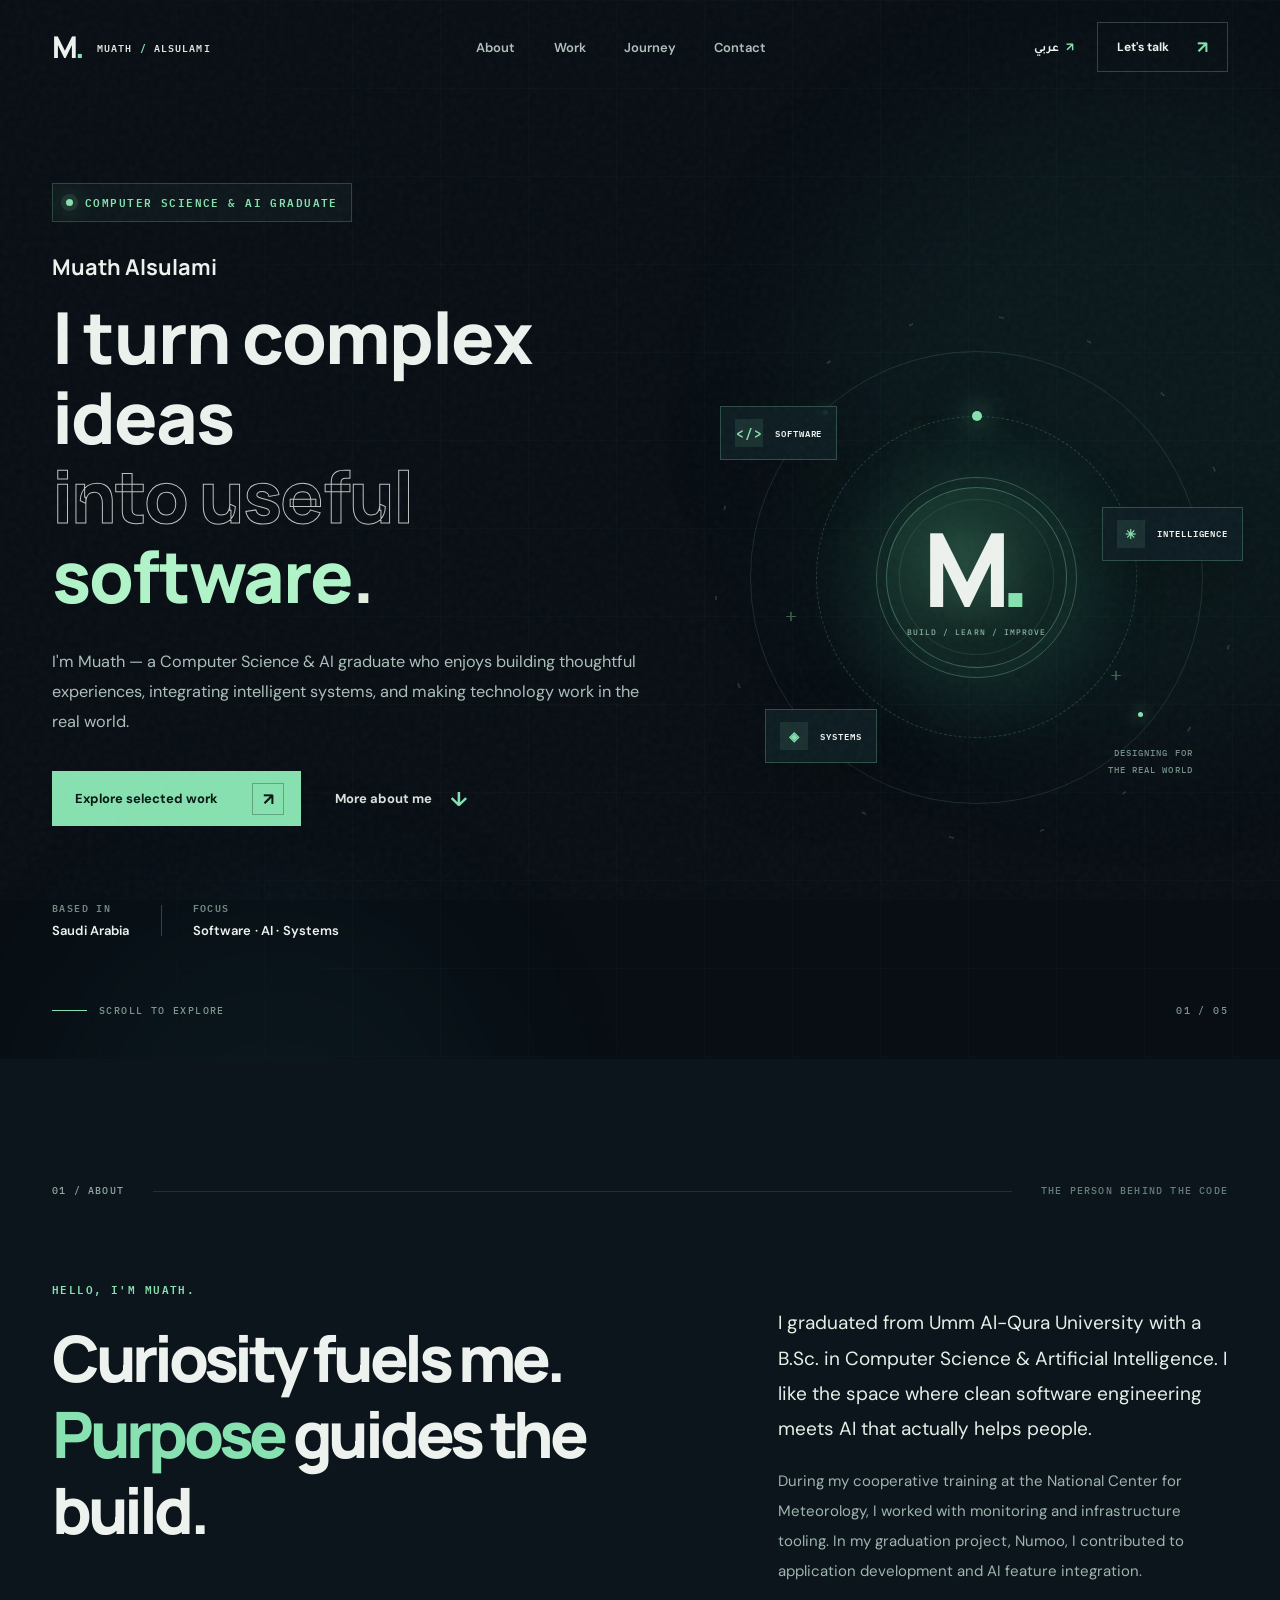
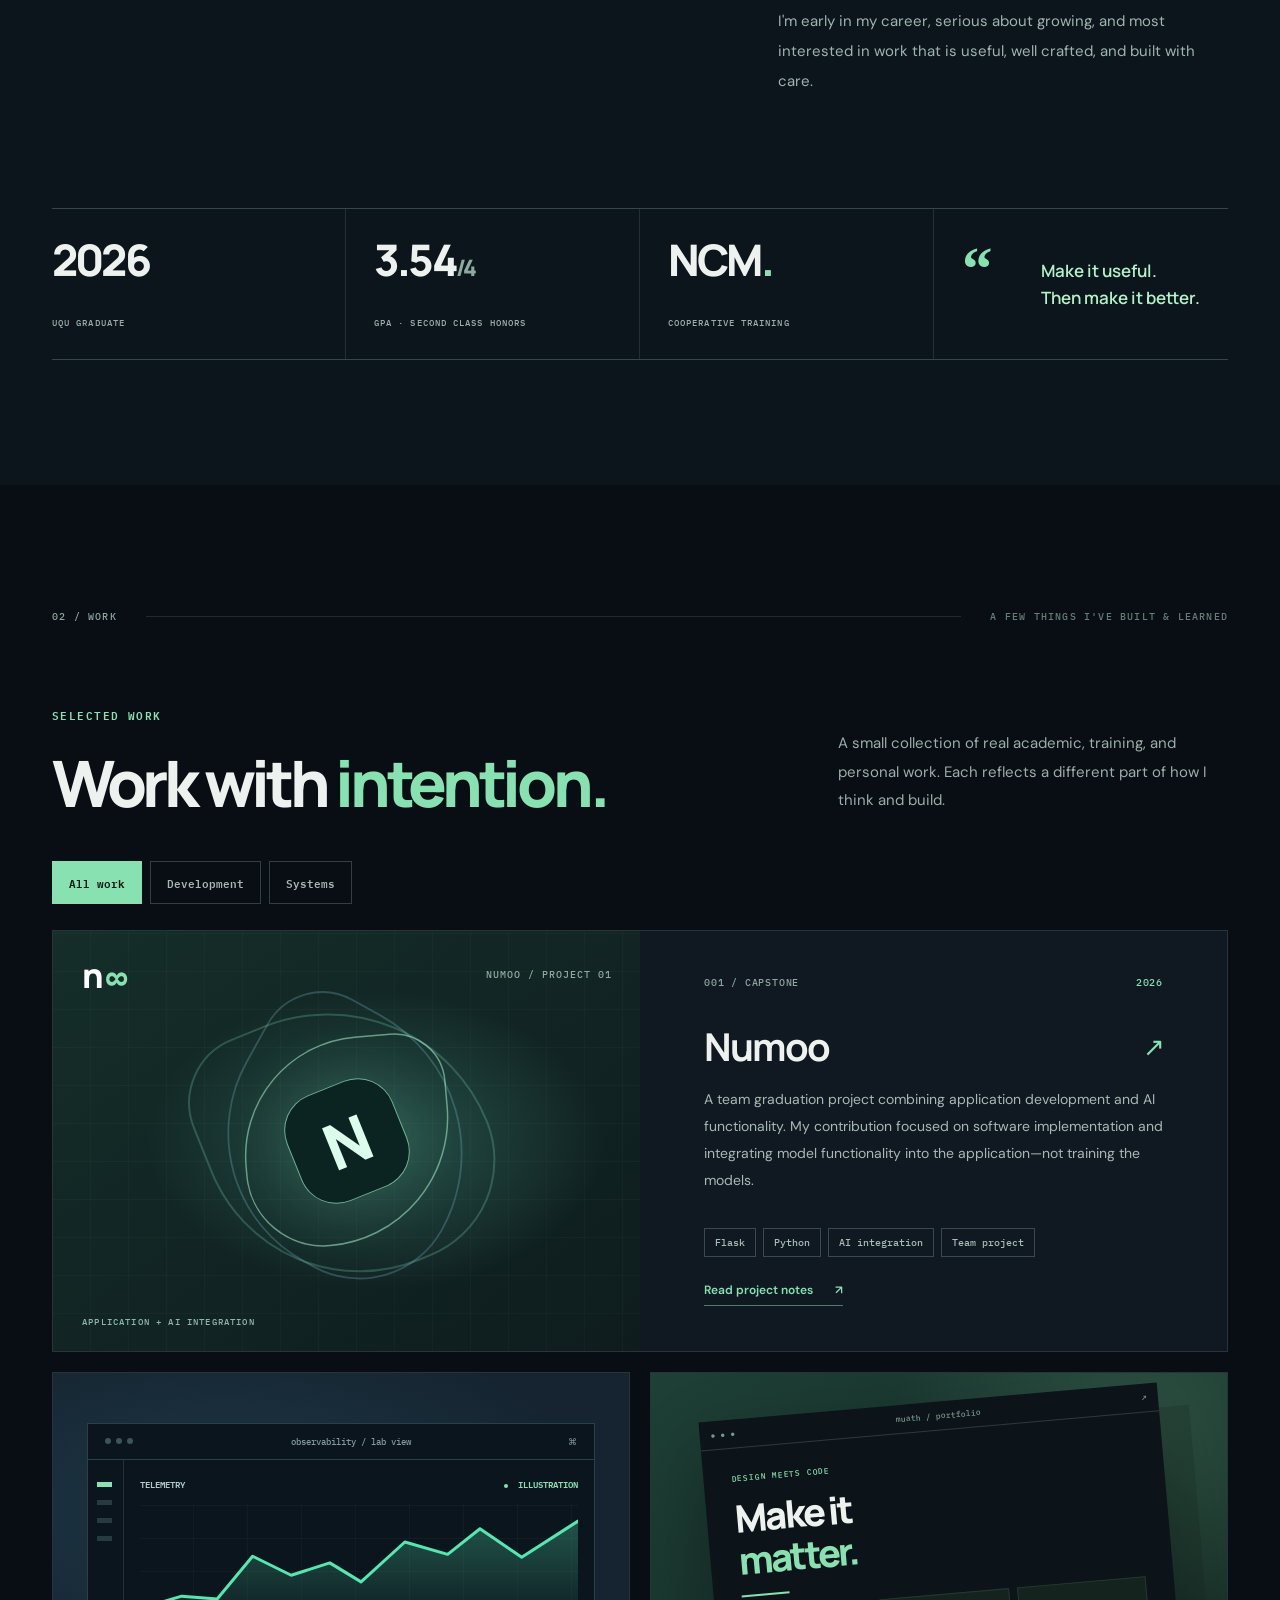
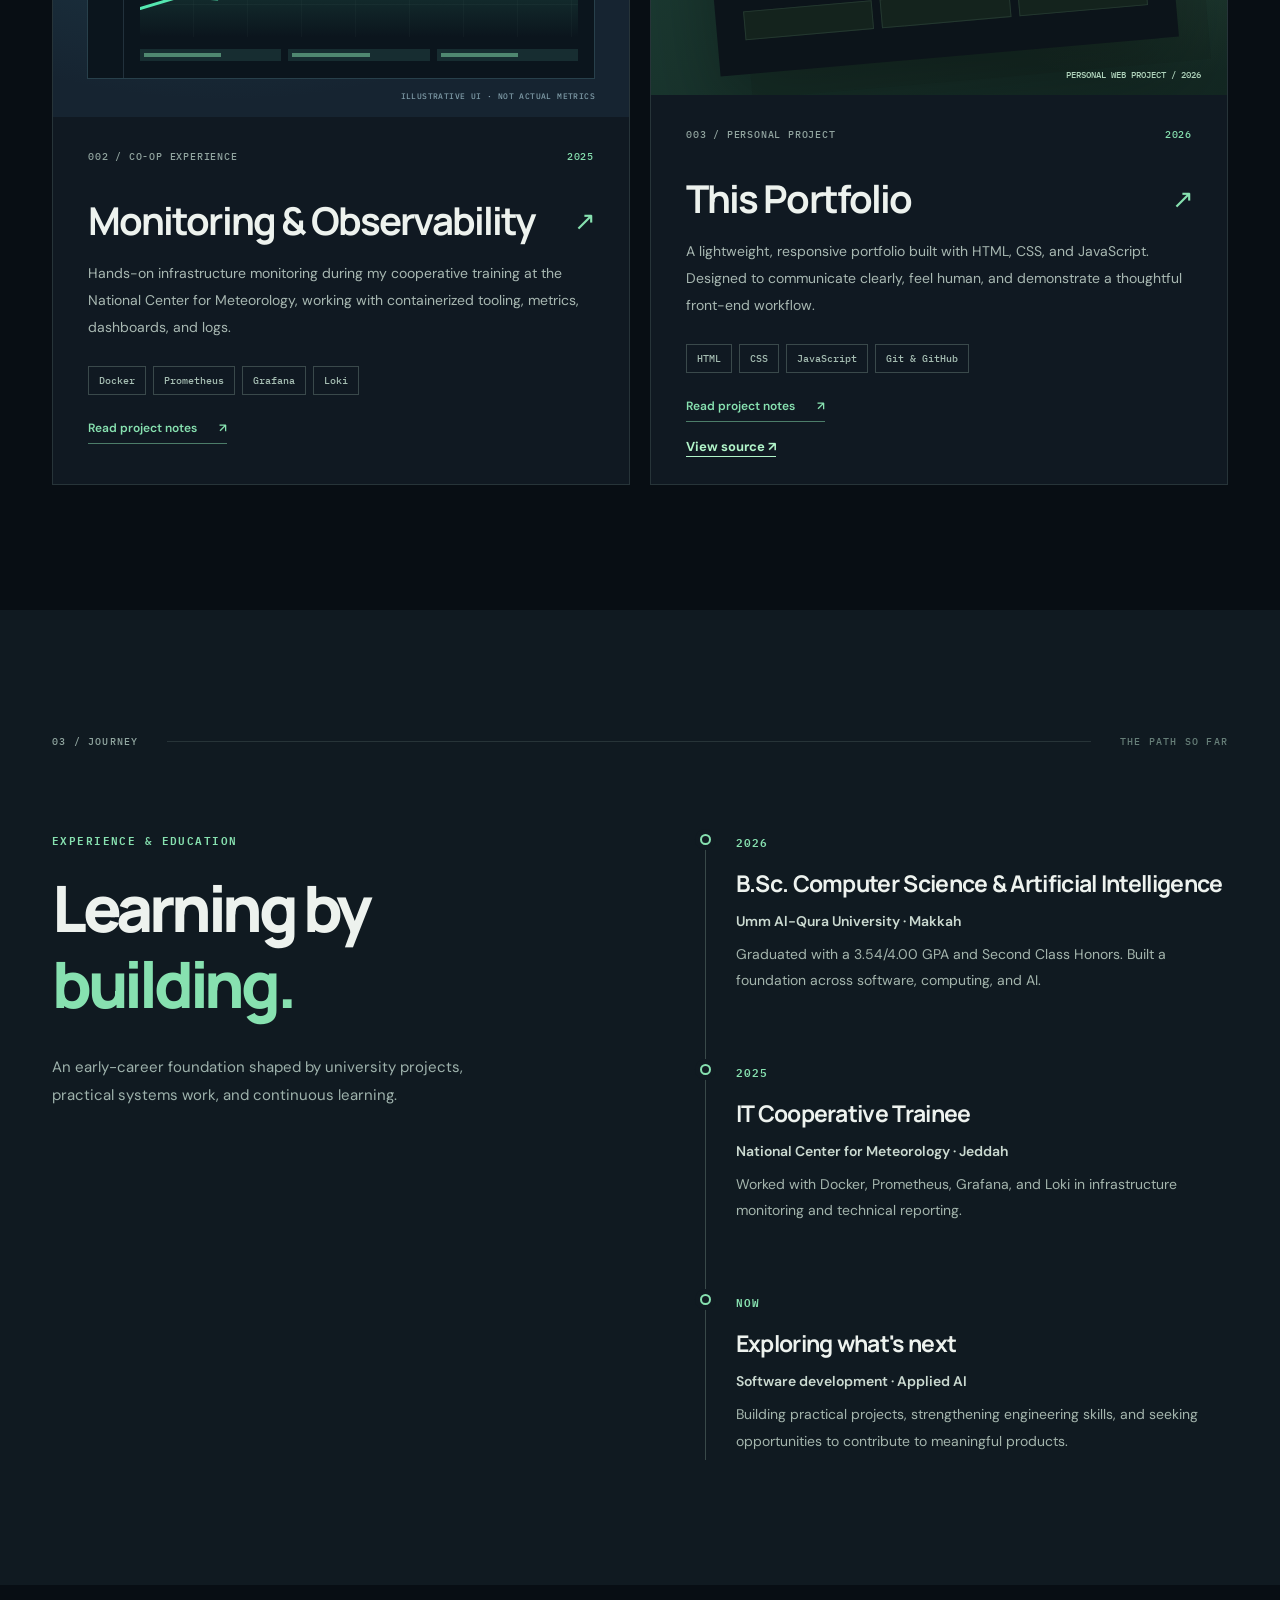
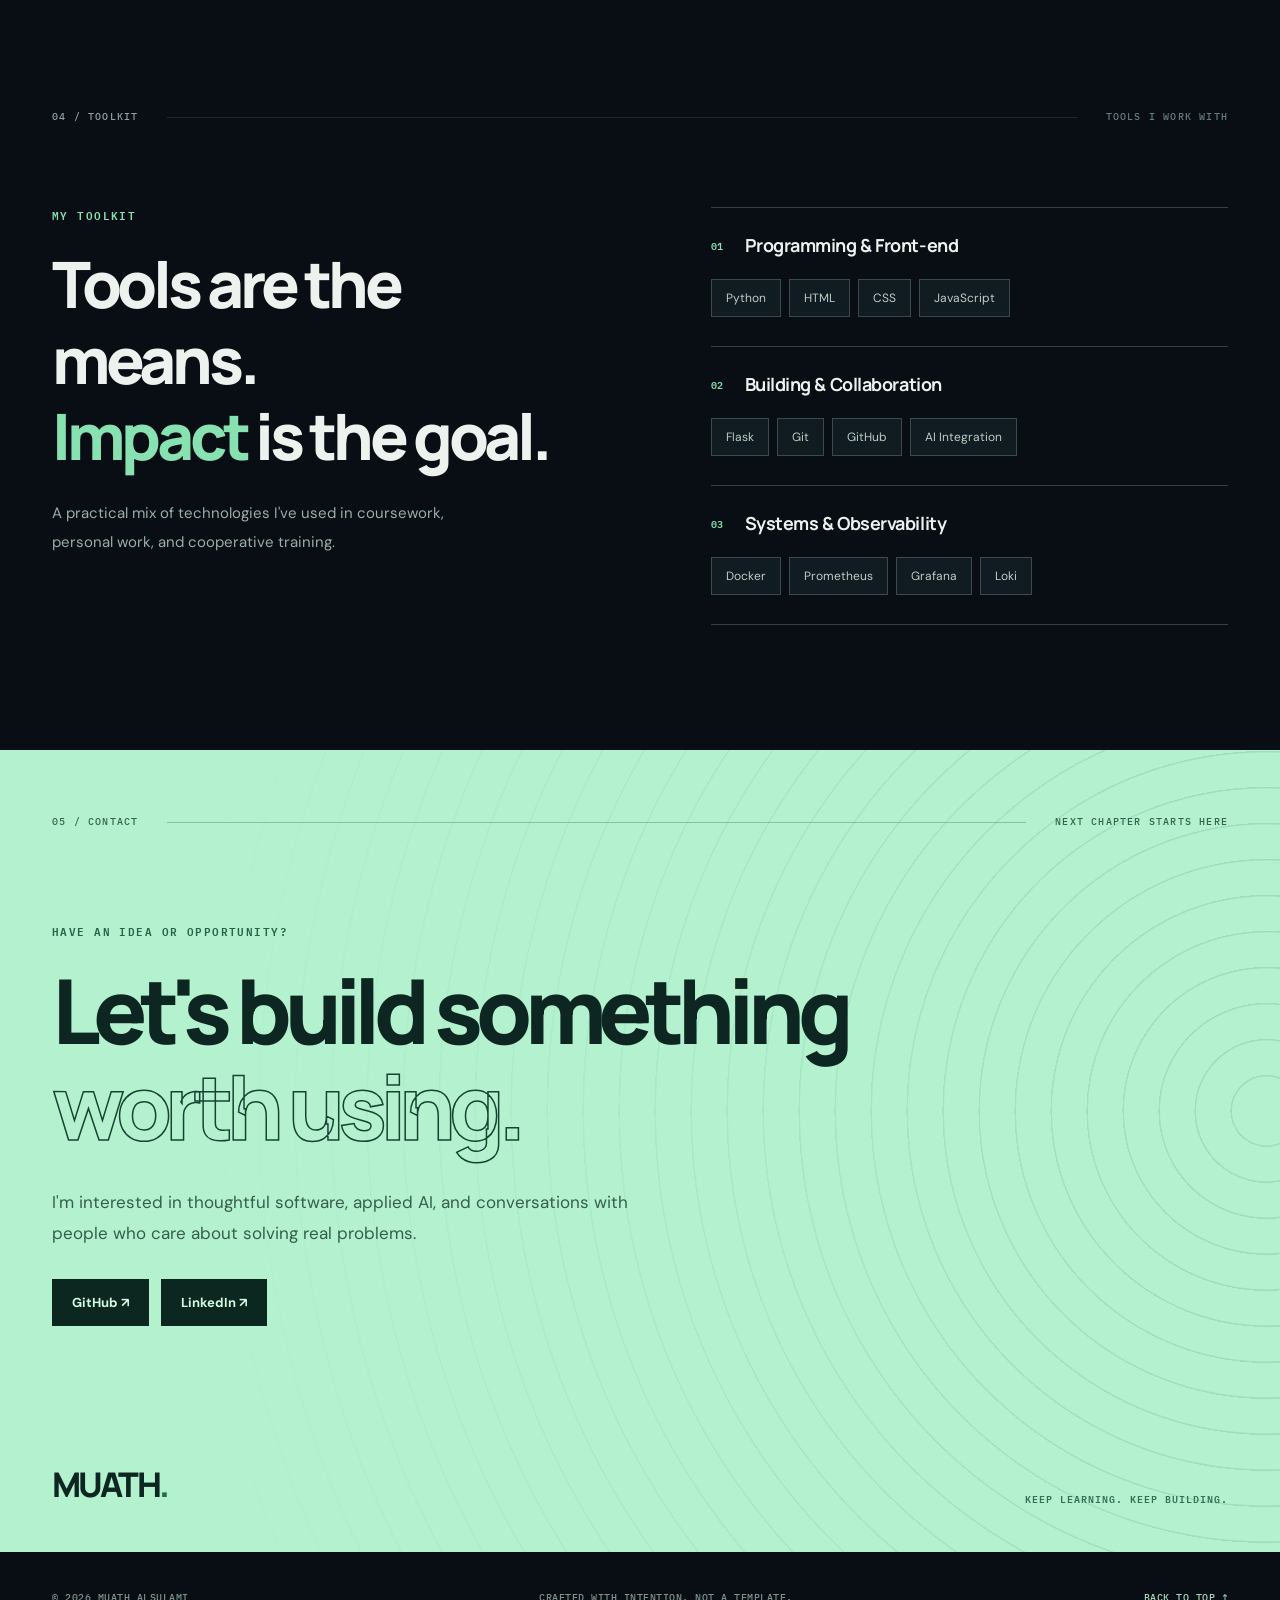
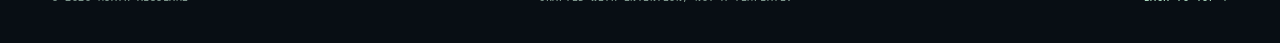
<file: index.html>
<!doctype html>
<html lang="en" dir="ltr">
<head>
  <meta charset="UTF-8">
  <meta name="viewport" content="width=device-width, initial-scale=1">
  <link rel="icon" href="assets/favicon.svg" type="image/svg+xml">
  <meta name="color-scheme" content="dark">
  <meta property="og:type" content="website">
  <meta property="og:title" content="Muath Alsulami | Software & AI Portfolio">
  <meta property="og:description" content="Software development, AI integration, and observability — selected work by Muath Alsulami.">
  <meta property="og:url" content="https://muathmalsulami.github.io/learn-git-with-pathy/">
  <meta property="og:image" content="https://muathmalsulami.github.io/learn-git-with-pathy/assets/social-card.png">
  <meta name="twitter:card" content="summary_large_image">
  <link rel="canonical" href="https://muathmalsulami.github.io/learn-git-with-pathy/">
  <meta name="theme-color" content="#080e14">
  <meta name="description" content="Muath Alsulami — Computer Science and Artificial Intelligence graduate building practical software and intelligent experiences.">
  <title>Muath Alsulami — Software & AI Portfolio</title>
  <link rel="preconnect" href="https://fonts.googleapis.com">
  <link rel="preconnect" href="https://fonts.gstatic.com" crossorigin>
  <link href="https://fonts.googleapis.com/css2?family=DM+Sans:wght@400;500;600;700&family=IBM+Plex+Mono:wght@400;500;600&family=Manrope:wght@400;500;600;700;800&family=Tajawal:wght@400;500;700;800&display=swap" rel="stylesheet" media="print" onload="this.media='all'">
  <link rel="stylesheet" href="style.css">
  <noscript><style>.lang-switch,.menu-button,.filters,.project-details{display:none!important}@media(max-width:800px){.site-header{position:static}.site-nav{position:static;display:flex;flex-direction:row;flex-wrap:wrap;padding:0;border:0;box-shadow:none}.nav-shell{flex-wrap:wrap;padding-block:12px}.hero{padding-top:48px}}</style></noscript>
  <script src="script.js" defer></script>
</head>
<body>
  <a class="skip-link" href="#main">Skip to content</a>
  <div class="reading-progress" aria-hidden="true"></div>
  <div class="noise" aria-hidden="true"></div>

  <header class="site-header" id="top">
    <div class="container nav-shell">
      <a href="#home" class="brand" aria-label="M. MUATH / ALSULAMI — back to home">
        <span class="brand-symbol">M<span class="brand-spark">.</span></span>
        <span class="brand-caption">MUATH <span>/</span> ALSULAMI</span>
      </a>

      <nav class="site-nav" id="site-nav" aria-label="Main navigation">
        <a href="#about" data-i18n="navAbout">About</a>
        <a href="#work" data-i18n="navWork">Work</a>
        <a href="#journey" data-i18n="navJourney">Journey</a>
        <a href="#contact" data-i18n="navContact">Contact</a>
      </nav>

      <div class="header-actions">
        <button class="lang-switch" id="lang-switch" type="button" aria-label="عربي — switch language to Arabic">عربي <span aria-hidden="true">↗</span></button>
        <a class="nav-cta" href="#contact"><span data-i18n="navCta">Let's talk</span><span aria-hidden="true">↗</span></a>
        <button class="menu-button" id="menu-button" type="button" aria-controls="site-nav" aria-expanded="false" aria-label="Open menu">
          <span></span><span></span>
        </button>
      </div>
    </div>
  </header>

  <main id="main">
    <section class="hero section-anchor" id="home">
      <div class="hero-grid" aria-hidden="true"></div>
      <div class="hero-aura hero-aura--one" aria-hidden="true"></div>
      <div class="hero-aura hero-aura--two" aria-hidden="true"></div>
      <div class="container hero-content">
        <div class="hero-copy">
          <div class="eyebrow hero-eyebrow reveal"><span class="alive-dot"></span><span data-i18n="heroBadge">COMPUTER SCIENCE & AI GRADUATE</span></div>
          <p class="hero-name" data-i18n="heroName">Muath Alsulami</p>
          <h1 class="hero-title reveal" data-reveal-delay="1"><span data-i18n="heroLine1">I turn complex ideas</span><br><span class="outline-word" data-i18n="heroLine2">into useful</span> <span class="accent-word" data-i18n="heroLine3">software<span class="period">.</span></span></h1>
          <p class="hero-lead reveal" data-reveal-delay="2" data-i18n="heroLead">I'm Muath — a Computer Science & AI graduate who enjoys building thoughtful experiences, integrating intelligent systems, and making technology work in the real world.</p>
          <div class="hero-buttons reveal" data-reveal-delay="3">
            <a href="#work" class="button button-primary"><span data-i18n="heroPrimary">Explore selected work</span><span class="button-arrow" aria-hidden="true">↗</span></a>
            <a href="#about" class="button button-quiet"><span data-i18n="heroSecondary">More about me</span><span aria-hidden="true">↓</span></a>
          </div>
          <div class="hero-meta reveal" data-reveal-delay="4">
            <div><span class="meta-label" data-i18n="metaBased">BASED IN</span><strong data-i18n="metaBasedValue">Saudi Arabia</strong></div>
            <span class="meta-divider" aria-hidden="true"></span>
            <div><span class="meta-label" data-i18n="metaFocus">FOCUS</span><strong data-i18n="metaFocusValue">Software · AI · Systems</strong></div>
          </div>
        </div>

        <div class="hero-art reveal" data-reveal-delay="2" aria-hidden="true">
          <div class="art-glow"></div>
          <div class="orbit orbit-outer"></div>
          <div class="orbit orbit-middle"></div>
          <div class="orbit orbit-inner"></div>
          <div class="orbit-dashes"></div>
          <div class="orbital-track"><span class="orbit-particle"></span></div>
          <div class="art-center"><div class="art-center-ring"><span class="art-monogram">M<span>.</span></span><small>BUILD / LEARN / IMPROVE</small></div></div>
          <div class="signal signal-one"><span class="signal-icon">&lt;/&gt;</span><span>SOFTWARE</span></div>
          <div class="signal signal-two"><span class="signal-icon">✳</span><span>INTELLIGENCE</span></div>
          <div class="signal signal-three"><span class="signal-icon">◈</span><span>SYSTEMS</span></div>

          <div class="coordinates coordinates-two">DESIGNING FOR<br>THE REAL WORLD</div>
          <span class="art-cross art-cross-one">+</span><span class="art-cross art-cross-two">+</span>
        </div>
      </div>
      <div class="container hero-bottom reveal">
        <span><span class="small-line"></span><span data-i18n="scrollToExplore">SCROLL TO EXPLORE</span></span>
        <span class="hero-scroll-num">01 / 05</span>
      </div>
    </section>

    <section class="about section section-anchor" id="about">
      <div class="container">
        <div class="section-top reveal"><span class="section-index" data-i18n="indexAbout">01 / ABOUT</span><span class="section-rule"></span><span class="section-side" data-i18n="aboutSide">THE PERSON BEHIND THE CODE</span></div>
        <div class="about-layout">
          <div class="about-heading reveal">
            <p class="section-kicker" data-i18n="aboutKicker">HELLO, I'M MUATH.</p>
            <h2 class="big-statement" data-i18n="aboutHeading">Curiosity fuels me.<br><em>Purpose</em> guides the build.</h2>
          </div>
          <div class="about-details reveal">
            <p class="intro-paragraph" data-i18n="aboutParagraph1">I graduated from Umm Al-Qura University with a B.Sc. in Computer Science & Artificial Intelligence. I like the space where clean software engineering meets AI that actually helps people.</p>
            <p data-i18n="aboutParagraph2">During my cooperative training at the National Center for Meteorology, I worked with monitoring and infrastructure tooling. In my graduation project, Numoo, I contributed to application development and AI feature integration.</p>
            <p data-i18n="aboutParagraph3">I'm early in my career, serious about growing, and most interested in work that is useful, well crafted, and built with care.</p>
          </div>
        </div>
        <div class="facts-grid reveal">
          <div class="fact"><span class="fact-value">2026</span><span class="fact-label" data-i18n="factGraduation">UQU GRADUATE</span></div>
          <div class="fact"><span class="fact-value">3.54<span class="fact-trail">/4</span></span><span class="fact-label" data-i18n="factGpa">GPA · SECOND CLASS HONORS</span></div>
          <div class="fact"><span class="fact-value">NCM<span class="fact-dot">.</span></span><span class="fact-label" data-i18n="factTraining">COOPERATIVE TRAINING</span></div>
          <div class="fact fact-quote"><span class="quote-mark">“</span><span data-i18n="factQuote">Make it useful.<br>Then make it better.</span></div>
        </div>
      </div>
    </section>

    <section class="work section section-anchor" id="work">
      <div class="container">
        <div class="section-top reveal"><span class="section-index" data-i18n="indexWork">02 / WORK</span><span class="section-rule"></span><span class="section-side" data-i18n="workSide">A FEW THINGS I'VE BUILT & LEARNED</span></div>
        <div class="work-head reveal">
          <div><p class="section-kicker" data-i18n="workKicker">SELECTED WORK</p><h2 class="section-display" data-i18n="workHeading">Work with <em>intention.</em></h2></div>
          <p data-i18n="workIntro">A small collection of real academic, training, and personal work. Each reflects a different part of how I think and build.</p>
        </div>

        <div class="filters reveal" role="group" aria-label="Filter projects">
          <button type="button" class="filter is-active" data-filter="all" aria-pressed="true" data-i18n="filterAll">All work</button>
          <button type="button" class="filter" data-filter="development" aria-pressed="false" data-i18n="filterDev">Development</button>
          <button type="button" class="filter" data-filter="systems" aria-pressed="false" data-i18n="filterSystems">Systems</button>
        </div>

        <div class="projects">
          <article class="project-card project-card--numoo reveal" data-category="development" data-project="numoo">
            <div class="project-visual visual-numoo" aria-hidden="true">
              <div class="visual-topline"><span class="fake-logo">n<span>∞</span></span><span>NUMOO / PROJECT 01</span></div>
              <div class="numoo-compose"><div class="numoo-ribbon ribbon-one"></div><div class="numoo-ribbon ribbon-two"></div><div class="numoo-ribbon ribbon-three"></div><div class="numoo-core">N</div></div>
              <span class="visual-footnote">APPLICATION + AI INTEGRATION</span>
            </div>
            <div class="project-info"><div class="project-top"><span class="project-number" data-i18n="projectCapstone">001 / CAPSTONE</span><span class="project-year">2026</span></div><h3>Numoo <span class="project-arrow" aria-hidden="true">↗</span></h3><p data-i18n="numooDescription">A team graduation project combining application development and AI functionality. My contribution focused on software implementation and integrating model functionality into the application—not training the models.</p><div class="tags"><span>Flask</span><span>Python</span><span>AI integration</span><span>Team project</span></div><button class="project-details" type="button" data-open-project="numoo"><span data-i18n="viewDetails">Read project notes</span><span aria-hidden="true">↗</span></button></div>
          </article>

          <article class="project-card project-card--observability reveal" data-category="systems" data-project="monitoring">
            <div class="project-visual visual-monitoring" aria-hidden="true">
              <div class="terminal-top"><span class="terminal-dots"><i></i><i></i><i></i></span><span>observability / lab view</span><span>⌘</span></div>
              <div class="dashboard-art"><div class="dashboard-side"><span></span><span></span><span></span><span></span></div><div class="dashboard-main"><div class="dashboard-title"><span>TELEMETRY</span><span class="tiny-live"><i></i> ILLUSTRATION</span></div><div class="linegraph"><svg viewBox="0 0 420 140" preserveAspectRatio="none" role="presentation"><defs><linearGradient id="plotFill" x1="0" x2="0" y1="0" y2="1"><stop offset="0" stop-color="#54e7b0" stop-opacity=".30"/><stop offset="1" stop-color="#54e7b0" stop-opacity="0"/></linearGradient></defs><path d="M0 110 L40 97 L74 100 L108 55 L145 75 L182 62 L212 82 L254 40 L295 53 L326 26 L366 56 L420 18 L420 140 L0 140 Z" fill="url(#plotFill)"/><path d="M0 110 L40 97 L74 100 L108 55 L145 75 L182 62 L212 82 L254 40 L295 53 L326 26 L366 56 L420 18" stroke="#54e7b0" stroke-width="3" vector-effect="non-scaling-stroke" fill="none" stroke-linecap="round" stroke-linejoin="round"/></svg></div><div class="dashboard-bottom"><span><i></i></span><span><i></i></span><span><i></i></span></div></div></div>
              <span class="illustration-note" data-i18n="monitorVisualNote">ILLUSTRATIVE UI · NOT ACTUAL METRICS</span>
            </div>
            <div class="project-info"><div class="project-top"><span class="project-number" data-i18n="projectCoop">002 / CO-OP EXPERIENCE</span><span class="project-year">2025</span></div><h3 data-i18n="monitorTitle">Monitoring & Observability <span class="project-arrow" aria-hidden="true">↗</span></h3><p data-i18n="monitorDescription">Hands-on infrastructure monitoring during my cooperative training at the National Center for Meteorology, working with containerized tooling, metrics, dashboards, and logs.</p><div class="tags"><span>Docker</span><span>Prometheus</span><span>Grafana</span><span>Loki</span></div><button class="project-details" type="button" data-open-project="monitoring"><span data-i18n="viewDetails">Read project notes</span><span aria-hidden="true">↗</span></button></div>
          </article>

          <article class="project-card project-card--portfolio reveal" data-category="development" data-project="portfolio">
            <div class="project-visual visual-portfolio" aria-hidden="true">
              <div class="browser-mini"><div class="browser-mini-bar"><span>● ● ●</span><span>muath / portfolio</span><span>↗</span></div><div class="browser-mini-content"><span class="browser-mini-kicker">DESIGN MEETS CODE</span><span class="browser-mini-headline">Make it<br><em>matter.</em></span><span class="browser-mini-rule"></span><div class="browser-mini-cards"><span></span><span></span><span></span></div></div></div>
              <span class="portfolio-label">PERSONAL WEB PROJECT / 2026</span>
            </div>
            <div class="project-info"><div class="project-top"><span class="project-number" data-i18n="projectPersonal">003 / PERSONAL PROJECT</span><span class="project-year">2026</span></div><h3 data-i18n="portfolioTitle">This Portfolio <span class="project-arrow" aria-hidden="true">↗</span></h3><p data-i18n="portfolioDescription">A lightweight, responsive portfolio built with HTML, CSS, and JavaScript. Designed to communicate clearly, feel human, and demonstrate a thoughtful front-end workflow.</p><div class="tags"><span>HTML</span><span>CSS</span><span>JavaScript</span><span>Git & GitHub</span></div><button class="project-details" type="button" data-open-project="portfolio"><span data-i18n="viewDetails">Read project notes</span><span aria-hidden="true">↗</span></button><a class="project-source" href="https://github.com/muathmalsulami/learn-git-with-pathy" data-i18n="viewSource">View source ↗</a></div>
          </article>
        </div>
      </div>
    </section>

    <section class="journey section section-anchor" id="journey">
      <div class="container">
        <div class="section-top reveal"><span class="section-index" data-i18n="indexJourney">03 / JOURNEY</span><span class="section-rule"></span><span class="section-side" data-i18n="journeySide">THE PATH SO FAR</span></div>
        <div class="journey-grid"><div class="journey-intro reveal"><p class="section-kicker" data-i18n="journeyKicker">EXPERIENCE & EDUCATION</p><h2 class="section-display" data-i18n="journeyHeading">Learning by <em>building.</em></h2><p data-i18n="journeyIntro">An early-career foundation shaped by university projects, practical systems work, and continuous learning.</p></div><div class="timeline reveal">
          <div class="timeline-item"><div class="timeline-marker"></div><div class="timeline-date">2026</div><h3 data-i18n="educationTitle">B.Sc. Computer Science & Artificial Intelligence</h3><p class="timeline-place" data-i18n="educationPlace">Umm Al-Qura University · Makkah</p><p data-i18n="educationDescription">Graduated with a 3.54/4.00 GPA and Second Class Honors. Built a foundation across software, computing, and AI.</p></div>
          <div class="timeline-item"><div class="timeline-marker"></div><div class="timeline-date">2025</div><h3 data-i18n="trainingTitle">IT Cooperative Trainee</h3><p class="timeline-place" data-i18n="trainingPlace">National Center for Meteorology · Jeddah</p><p data-i18n="trainingDescription">Worked with Docker, Prometheus, Grafana, and Loki in infrastructure monitoring and technical reporting.</p></div>
          <div class="timeline-item"><div class="timeline-marker"></div><div class="timeline-date" data-i18n="journeyNow">NOW</div><h3 data-i18n="nowTitle">Exploring what's next</h3><p class="timeline-place" data-i18n="nowPlace">Software development · Applied AI</p><p data-i18n="nowDescription">Building practical projects, strengthening engineering skills, and seeking opportunities to contribute to meaningful products.</p></div>
        </div></div>
      </div>
    </section>

    <section class="capabilities section section-anchor" id="capabilities">
      <div class="container">
        <div class="section-top reveal"><span class="section-index" data-i18n="indexToolkit">04 / TOOLKIT</span><span class="section-rule"></span><span class="section-side" data-i18n="skillsSide">TOOLS I WORK WITH</span></div>
        <div class="capabilities-grid"><div class="reveal"><p class="section-kicker" data-i18n="skillsKicker">MY TOOLKIT</p><h2 class="section-display" data-i18n="skillsHeading">Tools are the means.<br><em>Impact</em> is the goal.</h2><p class="capabilities-note" data-i18n="skillsNote">A practical mix of technologies I've used in coursework, personal work, and cooperative training.</p></div><div class="skill-groups reveal">
          <div class="skill-group"><div class="skill-group-title"><span class="skill-group-index">01</span><h3 data-i18n="skillProgramming">Programming & Front-end</h3></div><div class="skill-pills"><span>Python</span><span>HTML</span><span>CSS</span><span>JavaScript</span></div></div>
          <div class="skill-group"><div class="skill-group-title"><span class="skill-group-index">02</span><h3 data-i18n="skillBuild">Building & Collaboration</h3></div><div class="skill-pills"><span>Flask</span><span>Git</span><span>GitHub</span><span>AI Integration</span></div></div>
          <div class="skill-group"><div class="skill-group-title"><span class="skill-group-index">03</span><h3 data-i18n="skillSystems">Systems & Observability</h3></div><div class="skill-pills"><span>Docker</span><span>Prometheus</span><span>Grafana</span><span>Loki</span></div></div>
        </div></div>
      </div>
    </section>

    <section class="contact section-anchor" id="contact">
      <div class="container contact-wrap">
        <div class="contact-pattern" aria-hidden="true"></div>
        <div class="section-top contact-top reveal"><span class="section-index" data-i18n="indexContact">05 / CONTACT</span><span class="section-rule"></span><span class="section-side" data-i18n="contactSide">NEXT CHAPTER STARTS HERE</span></div>
        <div class="contact-content reveal"><p class="section-kicker" data-i18n="contactKicker">HAVE AN IDEA OR OPPORTUNITY?</p><h2 data-i18n="contactHeading">Let's build something<br><em>worth using.</em></h2><p data-i18n="contactText">I'm interested in thoughtful software, applied AI, and conversations with people who care about solving real problems.</p><div class="contact-actions" id="contact-actions" aria-label="Contact methods"><a href="https://github.com/muathmalsulami">GitHub ↗</a><a href="https://www.linkedin.com/in/muath-m-alsulami/">LinkedIn ↗</a></div><p class="contact-empty" id="contact-empty" hidden></p></div>
        <div class="contact-footer reveal"><span class="contact-signature">MUATH<span>.</span></span><span data-i18n="contactSignature">KEEP LEARNING. KEEP BUILDING.</span></div>
      </div>
    </section>
  </main>

  <footer class="site-footer"><div class="container footer-inner"><span>© <span id="year">2026</span> MUATH ALSULAMI</span><span data-i18n="footerCrafted">CRAFTED WITH INTENTION, NOT A TEMPLATE.</span><a href="#home" aria-label="Back to top"><span data-i18n="backTop">BACK TO TOP</span> ↑</a></div></footer>

  <dialog id="project-dialog" class="project-dialog" aria-labelledby="dialog-title"><div class="dialog-inner"><div class="dialog-top"><span class="dialog-kicker" data-i18n="dialogKicker">PROJECT NOTES</span><div class="dialog-actions"><button class="lang-switch dialog-language" id="dialog-language" type="button" aria-label="عربي — switch language to Arabic">عربي <span aria-hidden="true">↗</span></button><button type="button" class="dialog-close" id="dialog-close" aria-label="Close project details">×</button></div></div><h2 id="dialog-title"></h2><p id="dialog-description"></p><h3 data-i18n="dialogContribution">My contribution / context</h3><p id="dialog-contribution"></p><h3 data-i18n="dialogLearning">What it taught me</h3><p id="dialog-learning"></p><button type="button" class="dialog-done" id="dialog-done" data-i18n="dialogDone">Close notes</button></div></dialog>
</body>
</html>
</file>
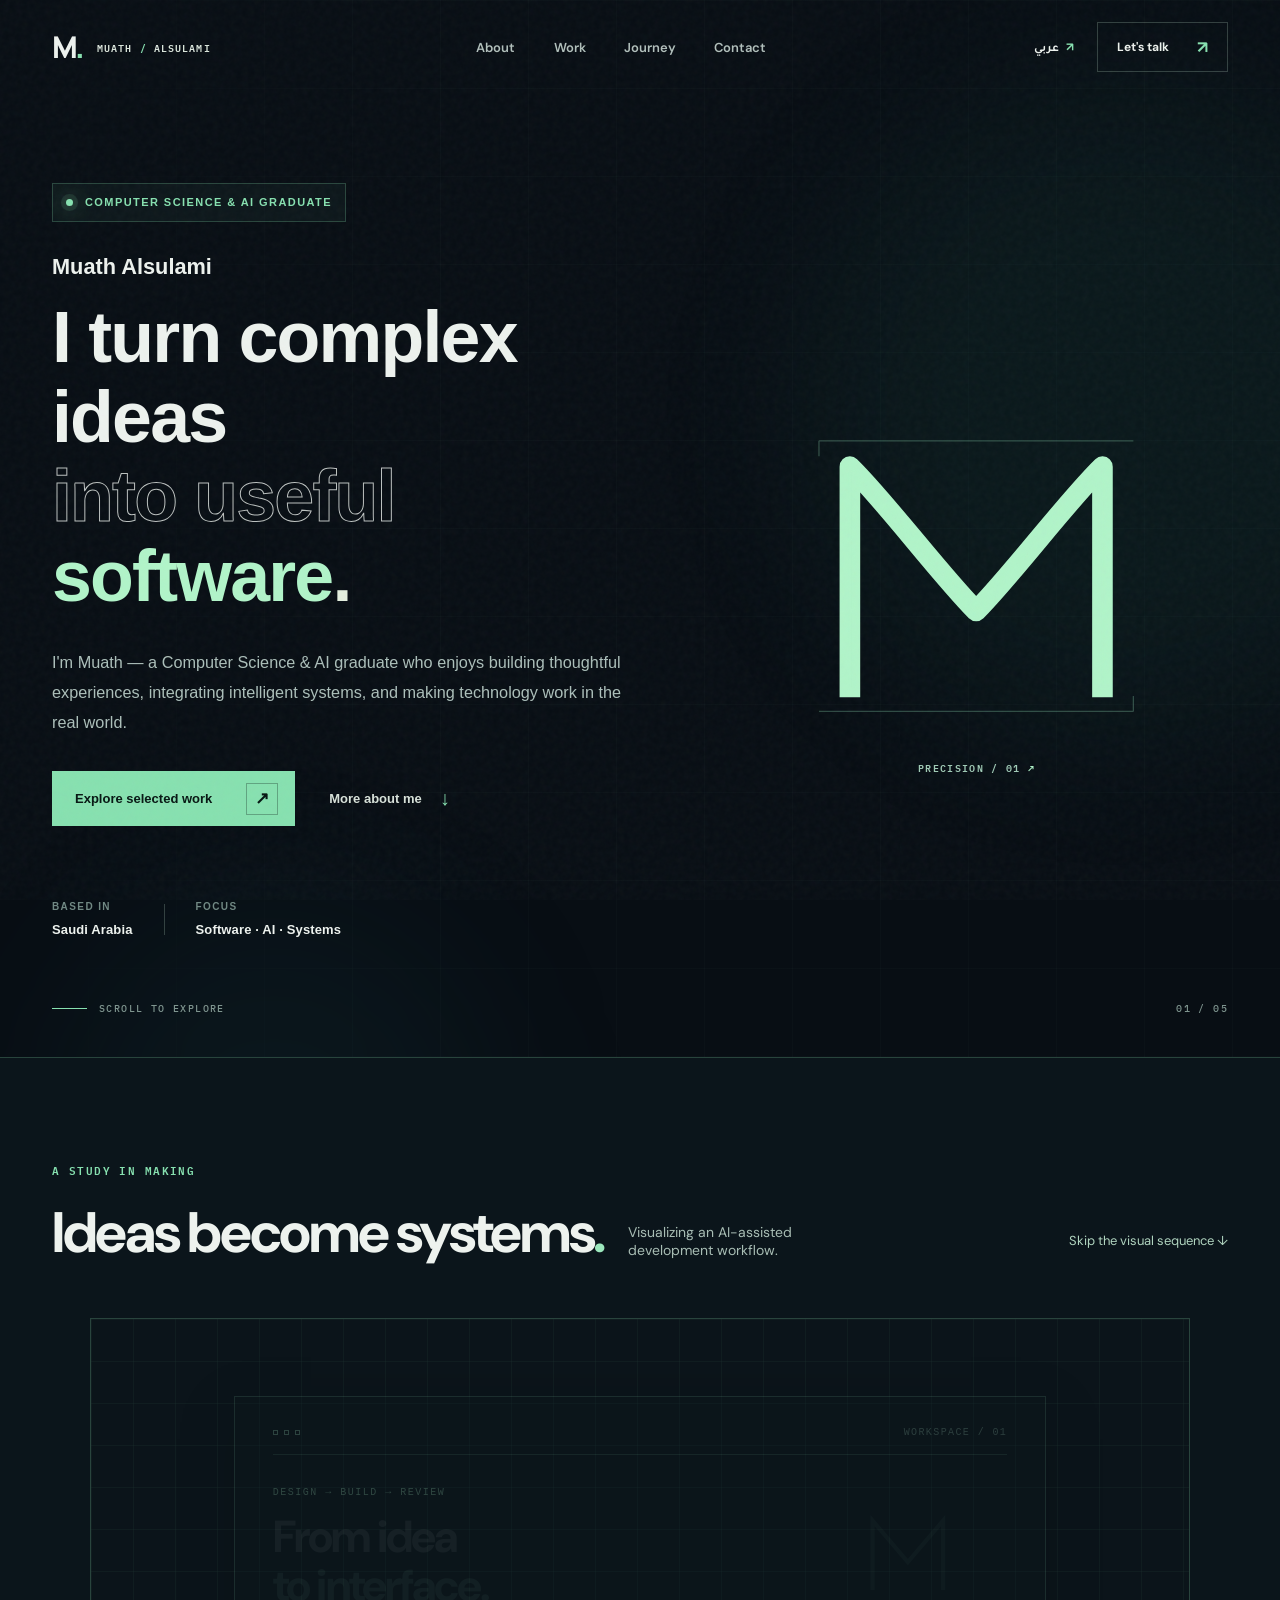
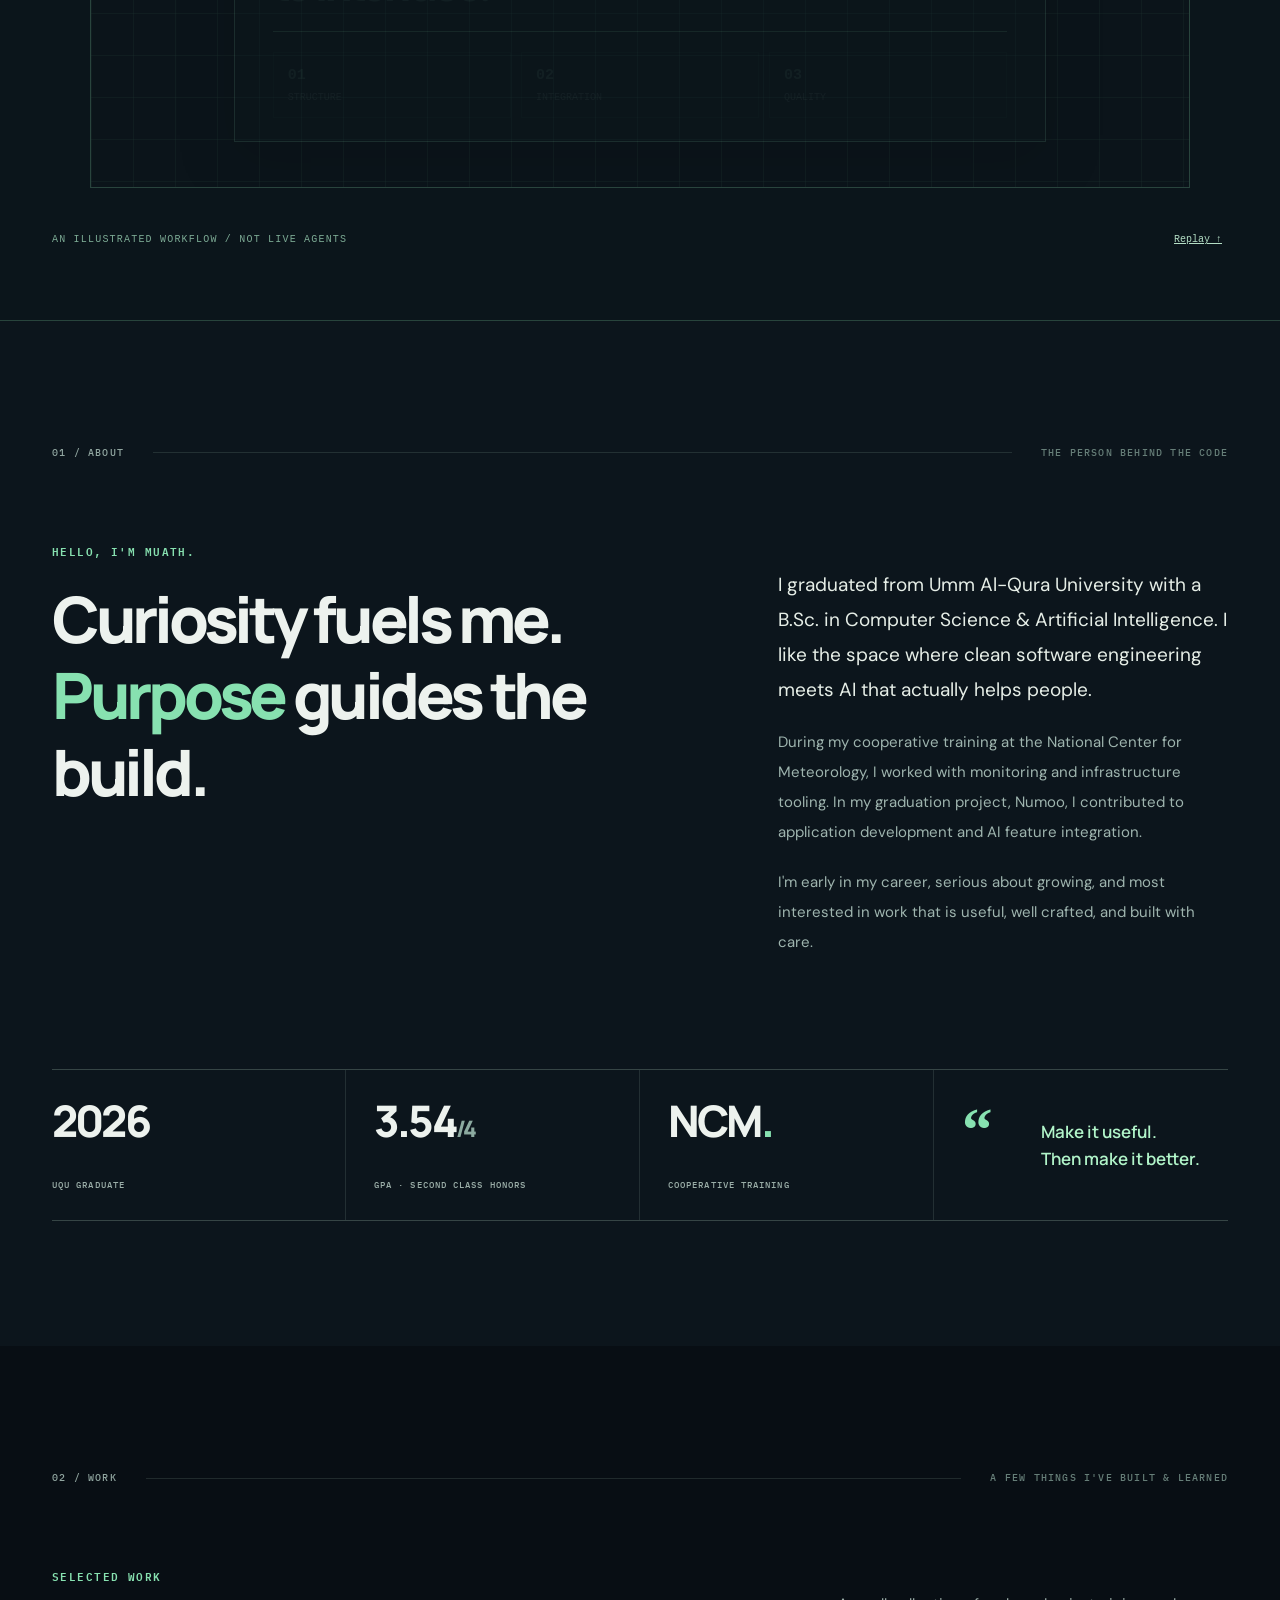
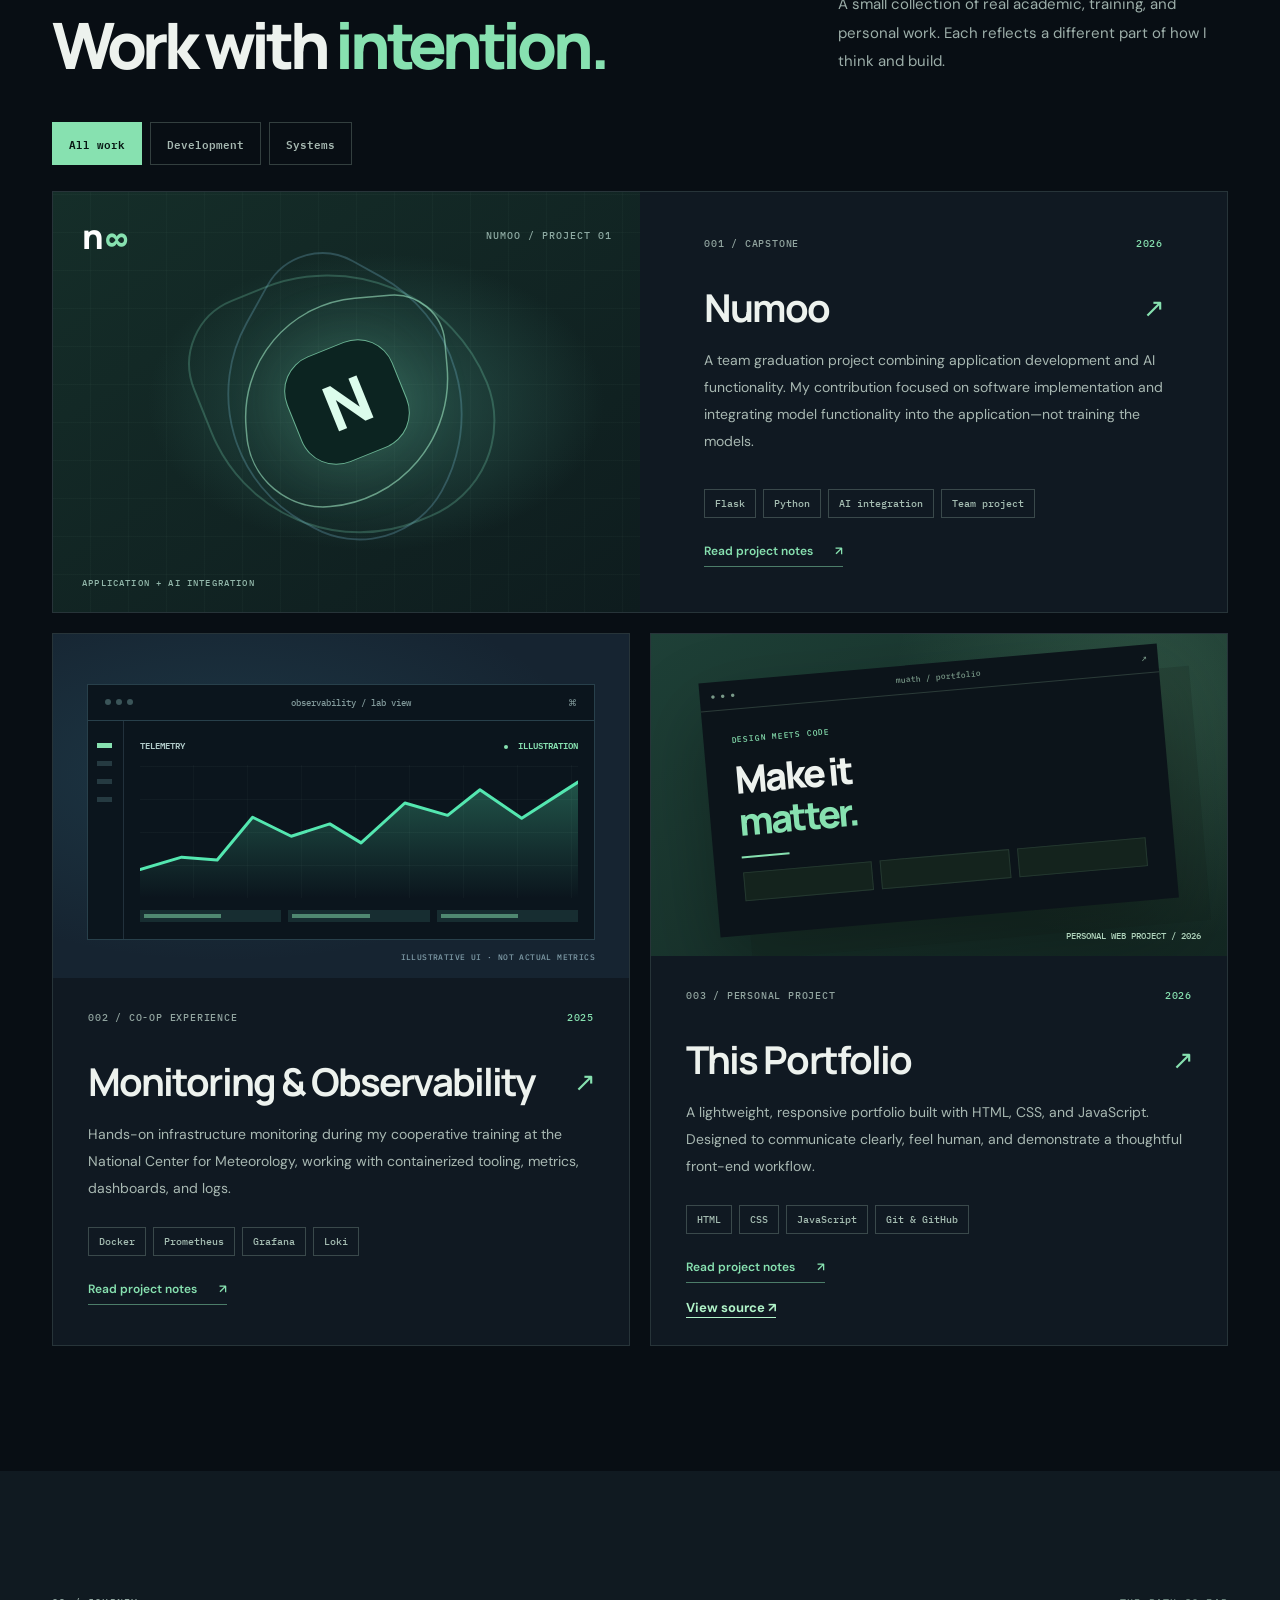
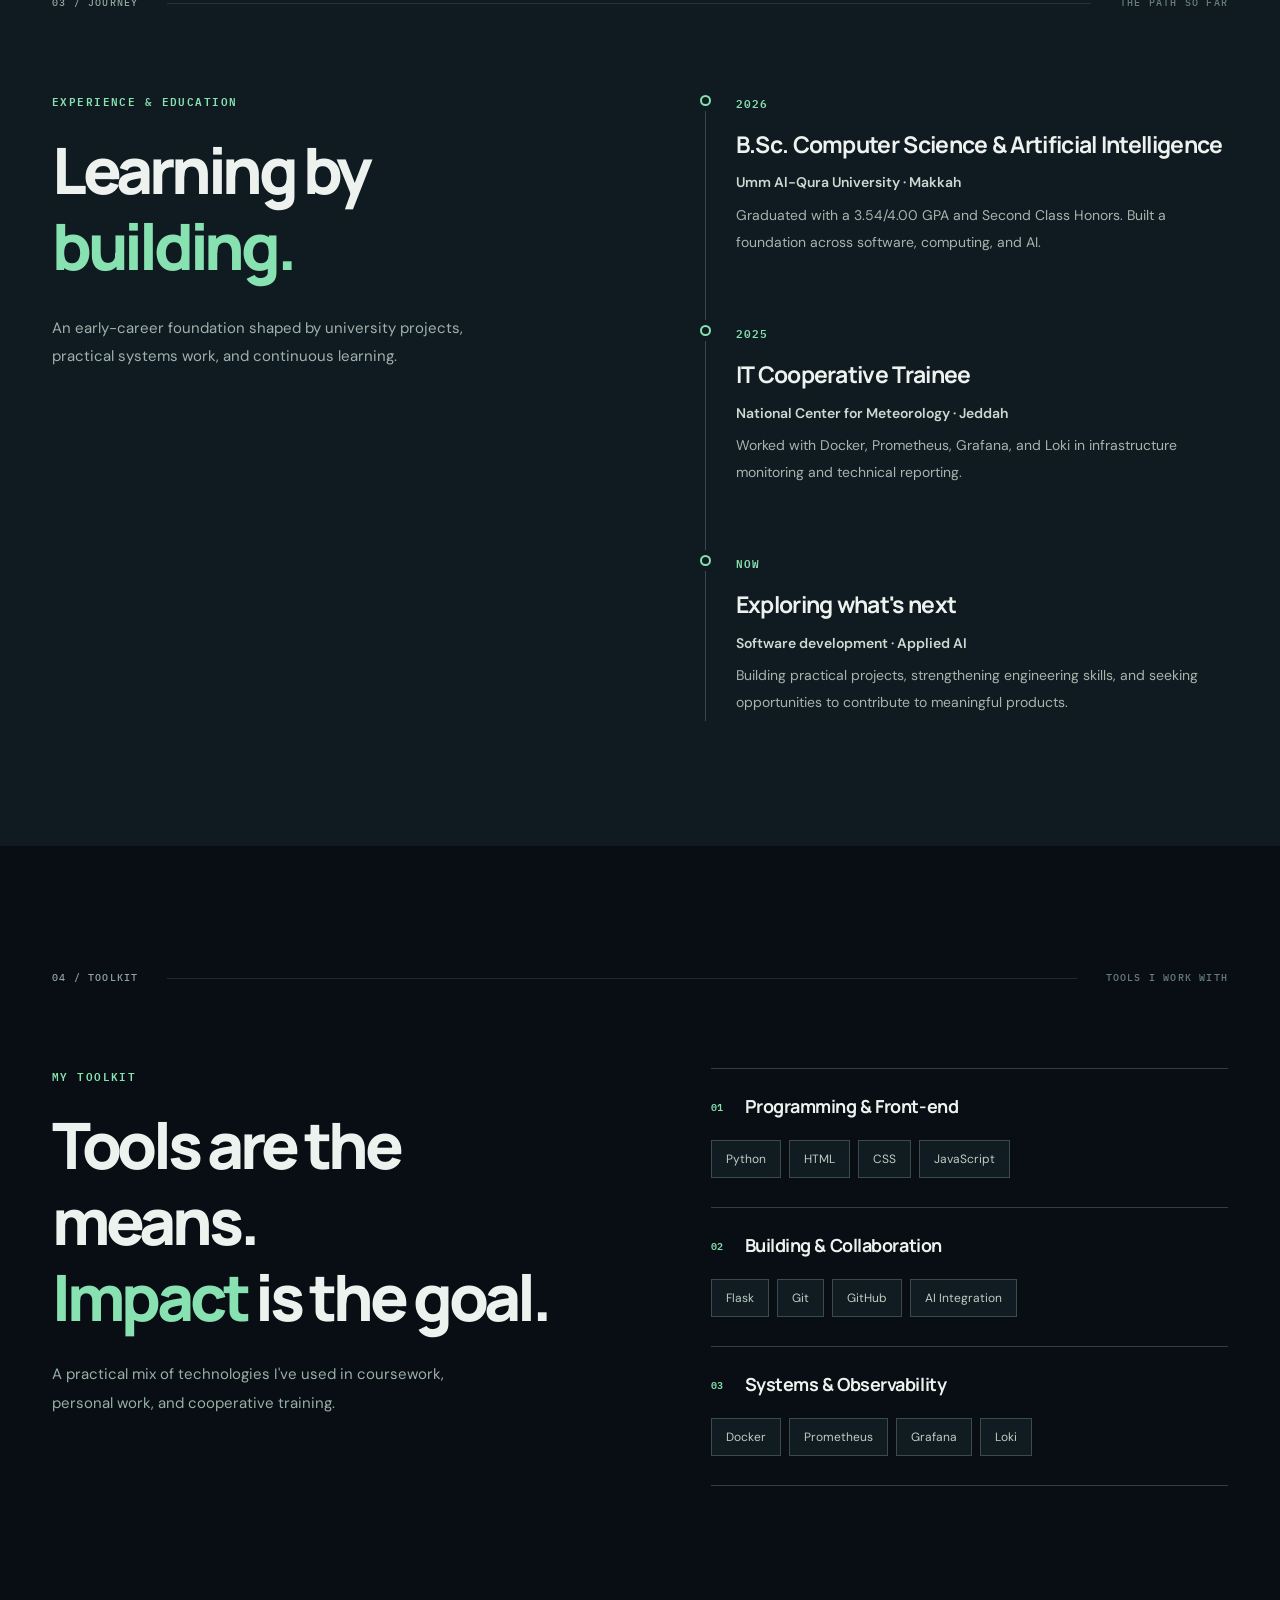
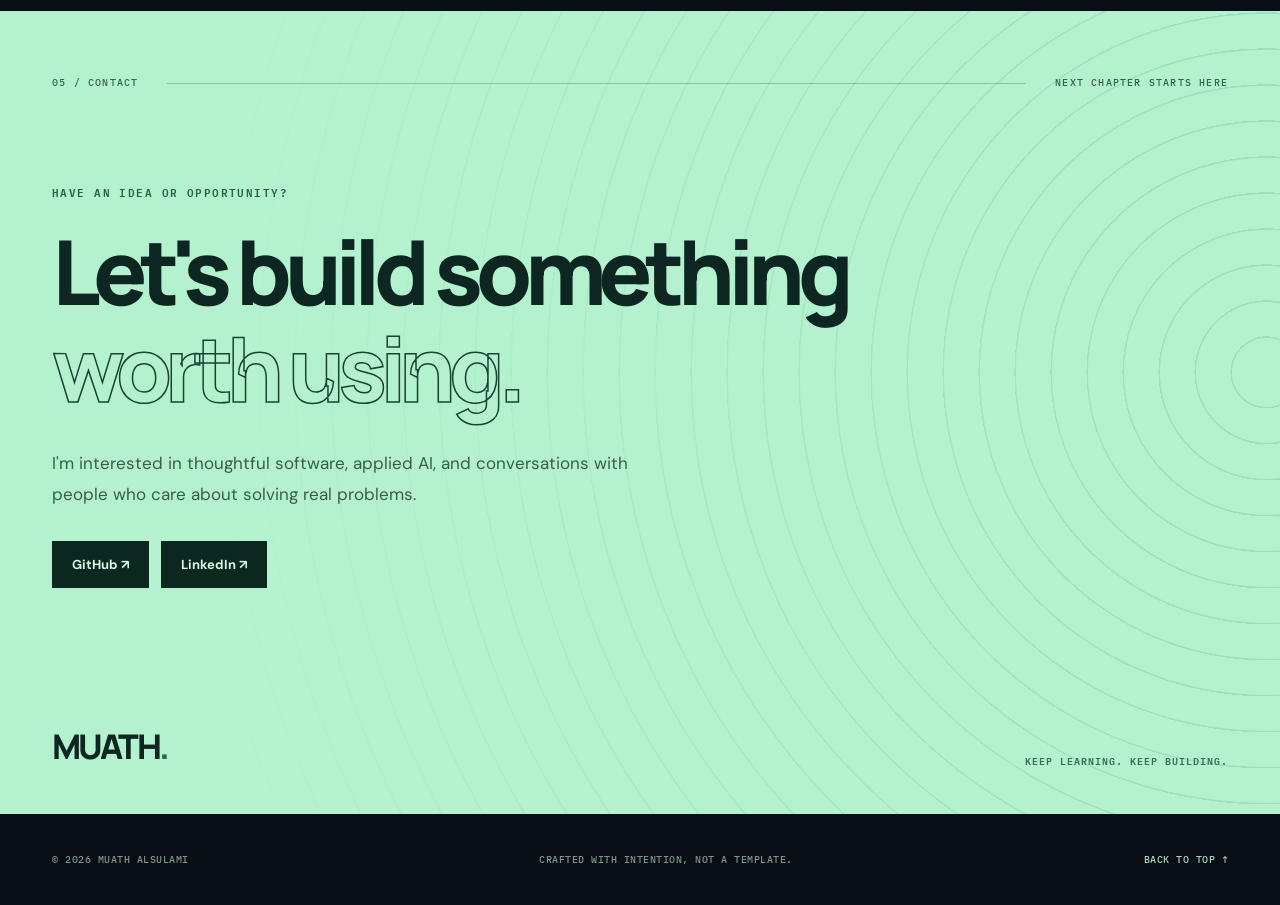
<file: experiments/builders/index.html>
<!doctype html>
<html lang="en" dir="ltr">
<head>
  <meta charset="UTF-8">
  <meta name="viewport" content="width=device-width, initial-scale=1">
  <link rel="icon" href="../shared/favicon.svg" type="image/svg+xml">
  <meta name="color-scheme" content="dark">
  <meta name="robots" content="noindex, nofollow">
  <meta property="og:type" content="website">
  <meta property="og:title" content="Muath Alsulami | Software & AI Portfolio">
  <meta property="og:description" content="Software development, AI integration, and observability — selected work by Muath Alsulami.">
  <meta property="og:url" content="https://muathmalsulami.github.io/learn-git-with-pathy/">
  <meta property="og:image" content="https://muathmalsulami.github.io/learn-git-with-pathy/assets/social-card.png">
  <meta name="twitter:card" content="summary_large_image">
  <link rel="canonical" href="https://muathmalsulami.github.io/learn-git-with-pathy/">
  <meta name="theme-color" content="#080e14">
  <meta name="description" content="Muath Alsulami — Computer Science and Artificial Intelligence graduate building practical software and intelligent experiences.">
  <title>Muath Alsulami — Software & AI Portfolio</title>
  <link rel="preconnect" href="https://fonts.googleapis.com">
  <link rel="preconnect" href="https://fonts.gstatic.com" crossorigin>
  <link href="https://fonts.googleapis.com/css2?family=DM+Sans:wght@400;500;600;700&family=IBM+Plex+Mono:wght@400;500;600&family=Manrope:wght@400;500;600;700;800&family=Tajawal:wght@400;500;700;800&display=swap" rel="stylesheet" media="print" onload="this.media='all'">
  <link rel="stylesheet" href="style.css">
  <noscript><style>.lang-switch,.menu-button,.filters,.project-details,.builder-replay{display:none!important}@media(max-width:800px){.site-header{position:static}.site-nav{position:static;display:flex;flex-direction:row;flex-wrap:wrap;padding:0;border:0;box-shadow:none}.nav-shell{flex-wrap:wrap;padding-block:12px}.hero{padding-top:48px}}</style></noscript>
  <script src="script.js" defer></script>
</head>
<body>
  <a class="skip-link" href="#main">Skip to content</a>
  <div class="reading-progress" aria-hidden="true"></div>
  <div class="noise" aria-hidden="true"></div>

  <header class="site-header" id="top">
    <div class="container nav-shell">
      <a href="#home" class="brand" aria-label="M. MUATH / ALSULAMI — back to home">
        <span class="brand-symbol">M<span class="brand-spark">.</span></span>
        <span class="brand-caption">MUATH <span>/</span> ALSULAMI</span>
      </a>

      <nav class="site-nav" id="site-nav" aria-label="Main navigation">
        <a href="#about" data-i18n="navAbout">About</a>
        <a href="#work" data-i18n="navWork">Work</a>
        <a href="#journey" data-i18n="navJourney">Journey</a>
        <a href="#contact" data-i18n="navContact">Contact</a>
      </nav>

      <div class="header-actions">
        <button class="lang-switch" id="lang-switch" type="button" aria-label="عربي — switch language to Arabic">عربي <span aria-hidden="true">↗</span></button>
        <a class="nav-cta" href="#contact"><span data-i18n="navCta">Let's talk</span><span aria-hidden="true">↗</span></a>
        <button class="menu-button" id="menu-button" type="button" aria-controls="site-nav" aria-expanded="false" aria-label="Open menu">
          <span></span><span></span>
        </button>
      </div>
    </div>
  </header>

  <main id="main">
    <section class="hero section-anchor" id="home">
      <div class="hero-grid" aria-hidden="true"></div>
      <div class="hero-aura hero-aura--one" aria-hidden="true"></div>
      <div class="hero-aura hero-aura--two" aria-hidden="true"></div>
      <div class="container hero-content">
        <div class="hero-copy">
          <div class="eyebrow hero-eyebrow reveal"><span class="alive-dot"></span><span data-i18n="heroBadge">COMPUTER SCIENCE & AI GRADUATE</span></div>
          <p class="hero-name" data-i18n="heroName">Muath Alsulami</p>
          <h1 class="hero-title reveal" data-reveal-delay="1"><span data-i18n="heroLine1">I turn complex ideas</span><br><span class="outline-word" data-i18n="heroLine2">into useful</span> <span class="accent-word" data-i18n="heroLine3">software<span class="period">.</span></span></h1>
          <p class="hero-lead reveal" data-reveal-delay="2" data-i18n="heroLead">I'm Muath — a Computer Science & AI graduate who enjoys building thoughtful experiences, integrating intelligent systems, and making technology work in the real world.</p>
          <div class="hero-buttons reveal" data-reveal-delay="3">
            <a href="#work" class="button button-primary"><span data-i18n="heroPrimary">Explore selected work</span><span class="button-arrow" aria-hidden="true">↗</span></a>
            <a href="#about" class="button button-quiet"><span data-i18n="heroSecondary">More about me</span><span aria-hidden="true">↓</span></a>
          </div>
          <div class="hero-meta reveal" data-reveal-delay="4">
            <div><span class="meta-label" data-i18n="metaBased">BASED IN</span><strong data-i18n="metaBasedValue">Saudi Arabia</strong></div>
            <span class="meta-divider" aria-hidden="true"></span>
            <div><span class="meta-label" data-i18n="metaFocus">FOCUS</span><strong data-i18n="metaFocusValue">Software · AI · Systems</strong></div>
          </div>
        </div>

        <div class="hero-art signature-art"><button class="signature-button" type="button" disabled aria-label="Transform the M identity through three states"><svg viewBox="0 0 320 320" role="presentation" focusable="false"><g class="construction" fill="none"><path d="M38 55h244M38 265h244M38 55v12M282 253v12"/></g><path class="m-outline" fill="none" stroke="currentColor" stroke-width="16" stroke-linecap="square" stroke-linejoin="round" d="M 62 246 C 62 195 62 117 62 75 C 88 100 133 160 160 187 C 187 160 232 100 258 75 C 258 117 258 195 258 246"/><path class="m-inside" fill="none" stroke="currentColor" stroke-width="2" opacity=".35" d="M 62 246 C 62 195 62 117 62 75 C 88 100 133 160 160 187 C 187 160 232 100 258 75 C 258 117 258 195 258 246"/></svg><span class="identity-hint" aria-hidden="true">PRECISION / 01 <span>↗</span></span></button></div>
      </div>
      <div class="container hero-bottom reveal">
        <span><span class="small-line"></span><span data-i18n="scrollToExplore">SCROLL TO EXPLORE</span></span>
        <span class="hero-scroll-num">01 / 05</span>
      </div>
    </section>

    <section class="builders" aria-labelledby="builders-title" id="builders"><div class="container builders-intro"><p class="section-kicker">A STUDY IN MAKING</p><h2 id="builders-title">Ideas become systems<span>.</span></h2><p>Visualizing an AI-assisted development workflow.</p><a href="#about" class="builders-skip">Skip the visual sequence ↓</a></div><div class="builder-stage" aria-hidden="true"><div class="builder-grid"></div><div class="blueprint"><div class="bp-top"><i></i><i></i><i></i><span>WORKSPACE / 01</span></div><div class="bp-label">DESIGN → BUILD → REVIEW</div><div class="bp-title">From idea<br><em>to interface.</em></div><div class="bp-rule"></div><div class="bp-cards"><div><b>01</b><span>STRUCTURE</span></div><div><b>02</b><span>INTEGRATION</span></div><div><b>03</b><span>QUALITY</span></div></div><svg class="bp-m" viewBox="0 0 100 100"><path d="M16 84V17L50 57 84 17v67"/></svg></div><div class="builder-cursor c1"><svg viewBox="0 0 20 24"><path d="M2 1v17l4-4 3 7 3-1-3-7h6z"/></svg><span>ARCHITECT</span></div><div class="builder-cursor c2"><svg viewBox="0 0 20 24"><path d="M2 1v17l4-4 3 7 3-1-3-7h6z"/></svg><span>DESIGN</span></div><div class="builder-cursor c3"><svg viewBox="0 0 20 24"><path d="M2 1v17l4-4 3 7 3-1-3-7h6z"/></svg><span>CODE</span></div><div class="builder-cursor c4"><svg viewBox="0 0 20 24"><path d="M2 1v17l4-4 3 7 3-1-3-7h6z"/></svg><span>INTEGRATE</span></div><div class="builder-cursor c5"><svg viewBox="0 0 20 24"><path d="M2 1v17l4-4 3 7 3-1-3-7h6z"/></svg><span>TEST</span></div></div><div class="container builder-footer"><span>AN ILLUSTRATED WORKFLOW / NOT LIVE AGENTS</span><button type="button" class="builder-replay">Replay ↑</button></div></section>

    <section class="about section section-anchor" id="about">
      <div class="container">
        <div class="section-top reveal"><span class="section-index" data-i18n="indexAbout">01 / ABOUT</span><span class="section-rule"></span><span class="section-side" data-i18n="aboutSide">THE PERSON BEHIND THE CODE</span></div>
        <div class="about-layout">
          <div class="about-heading reveal">
            <p class="section-kicker" data-i18n="aboutKicker">HELLO, I'M MUATH.</p>
            <h2 class="big-statement" data-i18n="aboutHeading">Curiosity fuels me.<br><em>Purpose</em> guides the build.</h2>
          </div>
          <div class="about-details reveal">
            <p class="intro-paragraph" data-i18n="aboutParagraph1">I graduated from Umm Al-Qura University with a B.Sc. in Computer Science & Artificial Intelligence. I like the space where clean software engineering meets AI that actually helps people.</p>
            <p data-i18n="aboutParagraph2">During my cooperative training at the National Center for Meteorology, I worked with monitoring and infrastructure tooling. In my graduation project, Numoo, I contributed to application development and AI feature integration.</p>
            <p data-i18n="aboutParagraph3">I'm early in my career, serious about growing, and most interested in work that is useful, well crafted, and built with care.</p>
          </div>
        </div>
        <div class="facts-grid reveal">
          <div class="fact"><span class="fact-value">2026</span><span class="fact-label" data-i18n="factGraduation">UQU GRADUATE</span></div>
          <div class="fact"><span class="fact-value">3.54<span class="fact-trail">/4</span></span><span class="fact-label" data-i18n="factGpa">GPA · SECOND CLASS HONORS</span></div>
          <div class="fact"><span class="fact-value">NCM<span class="fact-dot">.</span></span><span class="fact-label" data-i18n="factTraining">COOPERATIVE TRAINING</span></div>
          <div class="fact fact-quote"><span class="quote-mark">“</span><span data-i18n="factQuote">Make it useful.<br>Then make it better.</span></div>
        </div>
      </div>
    </section>

    <section class="work section section-anchor" id="work">
      <div class="container">
        <div class="section-top reveal"><span class="section-index" data-i18n="indexWork">02 / WORK</span><span class="section-rule"></span><span class="section-side" data-i18n="workSide">A FEW THINGS I'VE BUILT & LEARNED</span></div>
        <div class="work-head reveal">
          <div><p class="section-kicker" data-i18n="workKicker">SELECTED WORK</p><h2 class="section-display" data-i18n="workHeading">Work with <em>intention.</em></h2></div>
          <p data-i18n="workIntro">A small collection of real academic, training, and personal work. Each reflects a different part of how I think and build.</p>
        </div>

        <div class="filters reveal" role="group" aria-label="Filter projects">
          <button type="button" class="filter is-active" data-filter="all" aria-pressed="true" data-i18n="filterAll">All work</button>
          <button type="button" class="filter" data-filter="development" aria-pressed="false" data-i18n="filterDev">Development</button>
          <button type="button" class="filter" data-filter="systems" aria-pressed="false" data-i18n="filterSystems">Systems</button>
        </div>

        <div class="projects">
          <article class="project-card project-card--numoo reveal" data-category="development" data-project="numoo">
            <div class="project-visual visual-numoo" aria-hidden="true">
              <div class="visual-topline"><span class="fake-logo">n<span>∞</span></span><span>NUMOO / PROJECT 01</span></div>
              <div class="numoo-compose"><div class="numoo-ribbon ribbon-one"></div><div class="numoo-ribbon ribbon-two"></div><div class="numoo-ribbon ribbon-three"></div><div class="numoo-core">N</div></div>
              <span class="visual-footnote">APPLICATION + AI INTEGRATION</span>
            </div>
            <div class="project-info"><div class="project-top"><span class="project-number" data-i18n="projectCapstone">001 / CAPSTONE</span><span class="project-year">2026</span></div><h3>Numoo <span class="project-arrow" aria-hidden="true">↗</span></h3><p data-i18n="numooDescription">A team graduation project combining application development and AI functionality. My contribution focused on software implementation and integrating model functionality into the application—not training the models.</p><div class="tags"><span>Flask</span><span>Python</span><span>AI integration</span><span>Team project</span></div><button class="project-details" type="button" data-open-project="numoo"><span data-i18n="viewDetails">Read project notes</span><span aria-hidden="true">↗</span></button></div>
          </article>

          <article class="project-card project-card--observability reveal" data-category="systems" data-project="monitoring">
            <div class="project-visual visual-monitoring" aria-hidden="true">
              <div class="terminal-top"><span class="terminal-dots"><i></i><i></i><i></i></span><span>observability / lab view</span><span>⌘</span></div>
              <div class="dashboard-art"><div class="dashboard-side"><span></span><span></span><span></span><span></span></div><div class="dashboard-main"><div class="dashboard-title"><span>TELEMETRY</span><span class="tiny-live"><i></i> ILLUSTRATION</span></div><div class="linegraph"><svg viewBox="0 0 420 140" preserveAspectRatio="none" role="presentation"><defs><linearGradient id="plotFill" x1="0" x2="0" y1="0" y2="1"><stop offset="0" stop-color="#54e7b0" stop-opacity=".30"/><stop offset="1" stop-color="#54e7b0" stop-opacity="0"/></linearGradient></defs><path d="M0 110 L40 97 L74 100 L108 55 L145 75 L182 62 L212 82 L254 40 L295 53 L326 26 L366 56 L420 18 L420 140 L0 140 Z" fill="url(#plotFill)"/><path d="M0 110 L40 97 L74 100 L108 55 L145 75 L182 62 L212 82 L254 40 L295 53 L326 26 L366 56 L420 18" stroke="#54e7b0" stroke-width="3" vector-effect="non-scaling-stroke" fill="none" stroke-linecap="round" stroke-linejoin="round"/></svg></div><div class="dashboard-bottom"><span><i></i></span><span><i></i></span><span><i></i></span></div></div></div>
              <span class="illustration-note" data-i18n="monitorVisualNote">ILLUSTRATIVE UI · NOT ACTUAL METRICS</span>
            </div>
            <div class="project-info"><div class="project-top"><span class="project-number" data-i18n="projectCoop">002 / CO-OP EXPERIENCE</span><span class="project-year">2025</span></div><h3 data-i18n="monitorTitle">Monitoring & Observability <span class="project-arrow" aria-hidden="true">↗</span></h3><p data-i18n="monitorDescription">Hands-on infrastructure monitoring during my cooperative training at the National Center for Meteorology, working with containerized tooling, metrics, dashboards, and logs.</p><div class="tags"><span>Docker</span><span>Prometheus</span><span>Grafana</span><span>Loki</span></div><button class="project-details" type="button" data-open-project="monitoring"><span data-i18n="viewDetails">Read project notes</span><span aria-hidden="true">↗</span></button></div>
          </article>

          <article class="project-card project-card--portfolio reveal" data-category="development" data-project="portfolio">
            <div class="project-visual visual-portfolio" aria-hidden="true">
              <div class="browser-mini"><div class="browser-mini-bar"><span>● ● ●</span><span>muath / portfolio</span><span>↗</span></div><div class="browser-mini-content"><span class="browser-mini-kicker">DESIGN MEETS CODE</span><span class="browser-mini-headline">Make it<br><em>matter.</em></span><span class="browser-mini-rule"></span><div class="browser-mini-cards"><span></span><span></span><span></span></div></div></div>
              <span class="portfolio-label">PERSONAL WEB PROJECT / 2026</span>
            </div>
            <div class="project-info"><div class="project-top"><span class="project-number" data-i18n="projectPersonal">003 / PERSONAL PROJECT</span><span class="project-year">2026</span></div><h3 data-i18n="portfolioTitle">This Portfolio <span class="project-arrow" aria-hidden="true">↗</span></h3><p data-i18n="portfolioDescription">A lightweight, responsive portfolio built with HTML, CSS, and JavaScript. Designed to communicate clearly, feel human, and demonstrate a thoughtful front-end workflow.</p><div class="tags"><span>HTML</span><span>CSS</span><span>JavaScript</span><span>Git & GitHub</span></div><button class="project-details" type="button" data-open-project="portfolio"><span data-i18n="viewDetails">Read project notes</span><span aria-hidden="true">↗</span></button><a class="project-source" href="https://github.com/muathmalsulami/learn-git-with-pathy" data-i18n="viewSource">View source ↗</a></div>
          </article>
        </div>
      </div>
    </section>

    <section class="journey section section-anchor" id="journey">
      <div class="container">
        <div class="section-top reveal"><span class="section-index" data-i18n="indexJourney">03 / JOURNEY</span><span class="section-rule"></span><span class="section-side" data-i18n="journeySide">THE PATH SO FAR</span></div>
        <div class="journey-grid"><div class="journey-intro reveal"><p class="section-kicker" data-i18n="journeyKicker">EXPERIENCE & EDUCATION</p><h2 class="section-display" data-i18n="journeyHeading">Learning by <em>building.</em></h2><p data-i18n="journeyIntro">An early-career foundation shaped by university projects, practical systems work, and continuous learning.</p></div><div class="timeline reveal">
          <div class="timeline-item"><div class="timeline-marker"></div><div class="timeline-date">2026</div><h3 data-i18n="educationTitle">B.Sc. Computer Science & Artificial Intelligence</h3><p class="timeline-place" data-i18n="educationPlace">Umm Al-Qura University · Makkah</p><p data-i18n="educationDescription">Graduated with a 3.54/4.00 GPA and Second Class Honors. Built a foundation across software, computing, and AI.</p></div>
          <div class="timeline-item"><div class="timeline-marker"></div><div class="timeline-date">2025</div><h3 data-i18n="trainingTitle">IT Cooperative Trainee</h3><p class="timeline-place" data-i18n="trainingPlace">National Center for Meteorology · Jeddah</p><p data-i18n="trainingDescription">Worked with Docker, Prometheus, Grafana, and Loki in infrastructure monitoring and technical reporting.</p></div>
          <div class="timeline-item"><div class="timeline-marker"></div><div class="timeline-date" data-i18n="journeyNow">NOW</div><h3 data-i18n="nowTitle">Exploring what's next</h3><p class="timeline-place" data-i18n="nowPlace">Software development · Applied AI</p><p data-i18n="nowDescription">Building practical projects, strengthening engineering skills, and seeking opportunities to contribute to meaningful products.</p></div>
        </div></div>
      </div>
    </section>

    <section class="capabilities section section-anchor" id="capabilities">
      <div class="container">
        <div class="section-top reveal"><span class="section-index" data-i18n="indexToolkit">04 / TOOLKIT</span><span class="section-rule"></span><span class="section-side" data-i18n="skillsSide">TOOLS I WORK WITH</span></div>
        <div class="capabilities-grid"><div class="reveal"><p class="section-kicker" data-i18n="skillsKicker">MY TOOLKIT</p><h2 class="section-display" data-i18n="skillsHeading">Tools are the means.<br><em>Impact</em> is the goal.</h2><p class="capabilities-note" data-i18n="skillsNote">A practical mix of technologies I've used in coursework, personal work, and cooperative training.</p></div><div class="skill-groups reveal">
          <div class="skill-group"><div class="skill-group-title"><span class="skill-group-index">01</span><h3 data-i18n="skillProgramming">Programming & Front-end</h3></div><div class="skill-pills"><span>Python</span><span>HTML</span><span>CSS</span><span>JavaScript</span></div></div>
          <div class="skill-group"><div class="skill-group-title"><span class="skill-group-index">02</span><h3 data-i18n="skillBuild">Building & Collaboration</h3></div><div class="skill-pills"><span>Flask</span><span>Git</span><span>GitHub</span><span>AI Integration</span></div></div>
          <div class="skill-group"><div class="skill-group-title"><span class="skill-group-index">03</span><h3 data-i18n="skillSystems">Systems & Observability</h3></div><div class="skill-pills"><span>Docker</span><span>Prometheus</span><span>Grafana</span><span>Loki</span></div></div>
        </div></div>
      </div>
    </section>

    <section class="contact section-anchor" id="contact">
      <div class="container contact-wrap">
        <div class="contact-pattern" aria-hidden="true"></div>
        <div class="section-top contact-top reveal"><span class="section-index" data-i18n="indexContact">05 / CONTACT</span><span class="section-rule"></span><span class="section-side" data-i18n="contactSide">NEXT CHAPTER STARTS HERE</span></div>
        <div class="contact-content reveal"><p class="section-kicker" data-i18n="contactKicker">HAVE AN IDEA OR OPPORTUNITY?</p><h2 data-i18n="contactHeading">Let's build something<br><em>worth using.</em></h2><p data-i18n="contactText">I'm interested in thoughtful software, applied AI, and conversations with people who care about solving real problems.</p><div class="contact-actions" id="contact-actions" aria-label="Contact methods"><a href="https://github.com/muathmalsulami">GitHub ↗</a><a href="https://www.linkedin.com/in/muath-m-alsulami/">LinkedIn ↗</a></div><p class="contact-empty" id="contact-empty" hidden></p></div>
        <div class="contact-footer reveal"><span class="contact-signature">MUATH<span>.</span></span><span data-i18n="contactSignature">KEEP LEARNING. KEEP BUILDING.</span></div>
      </div>
    </section>
  </main>

  <footer class="site-footer"><div class="container footer-inner"><span>© <span id="year">2026</span> MUATH ALSULAMI</span><span data-i18n="footerCrafted">CRAFTED WITH INTENTION, NOT A TEMPLATE.</span><a href="#home" aria-label="Back to top"><span data-i18n="backTop">BACK TO TOP</span> ↑</a></div></footer>

  <dialog id="project-dialog" class="project-dialog" aria-labelledby="dialog-title"><div class="dialog-inner"><div class="dialog-top"><span class="dialog-kicker" data-i18n="dialogKicker">PROJECT NOTES</span><div class="dialog-actions"><button class="lang-switch dialog-language" id="dialog-language" type="button" aria-label="عربي — switch language to Arabic">عربي <span aria-hidden="true">↗</span></button><button type="button" class="dialog-close" id="dialog-close" aria-label="Close project details">×</button></div></div><h2 id="dialog-title"></h2><p id="dialog-description"></p><h3 data-i18n="dialogContribution">My contribution / context</h3><p id="dialog-contribution"></p><h3 data-i18n="dialogLearning">What it taught me</h3><p id="dialog-learning"></p><button type="button" class="dialog-done" id="dialog-done" data-i18n="dialogDone">Close notes</button></div></dialog>
</body>
</html>
</file>
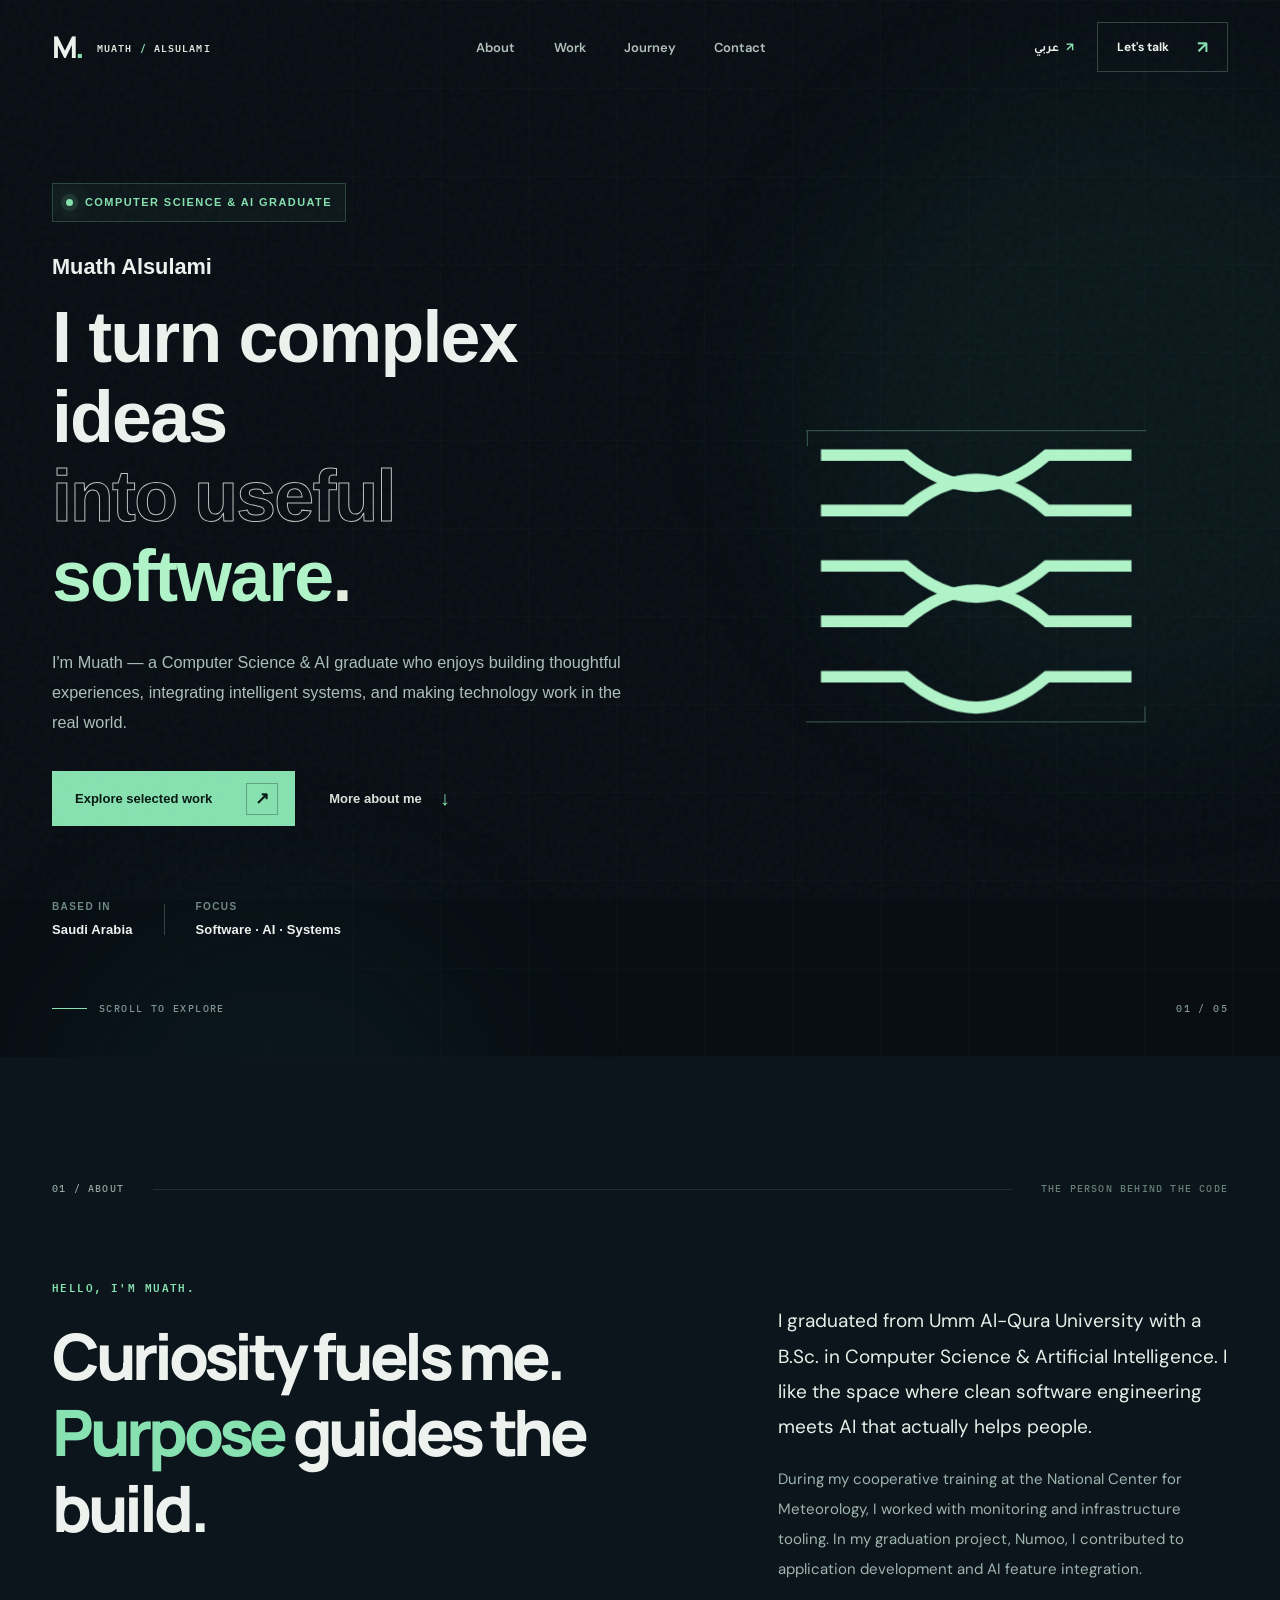
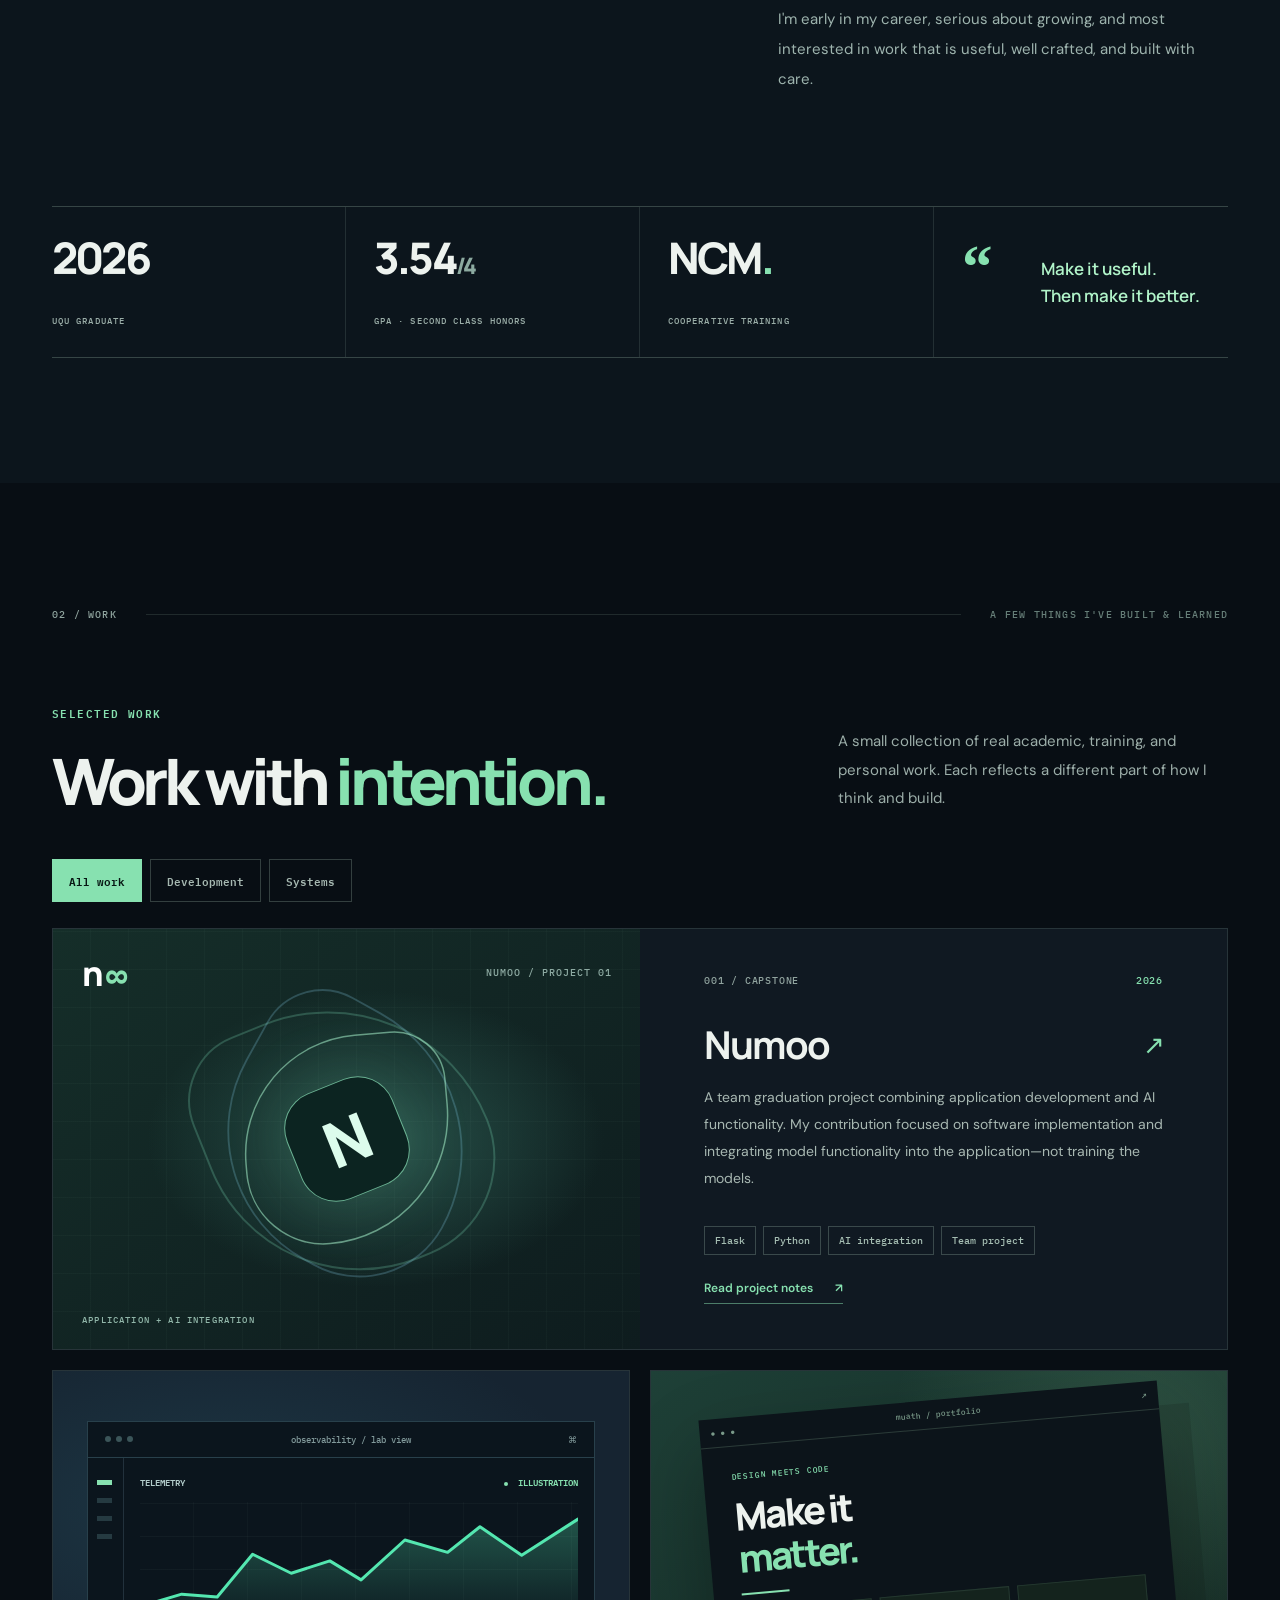
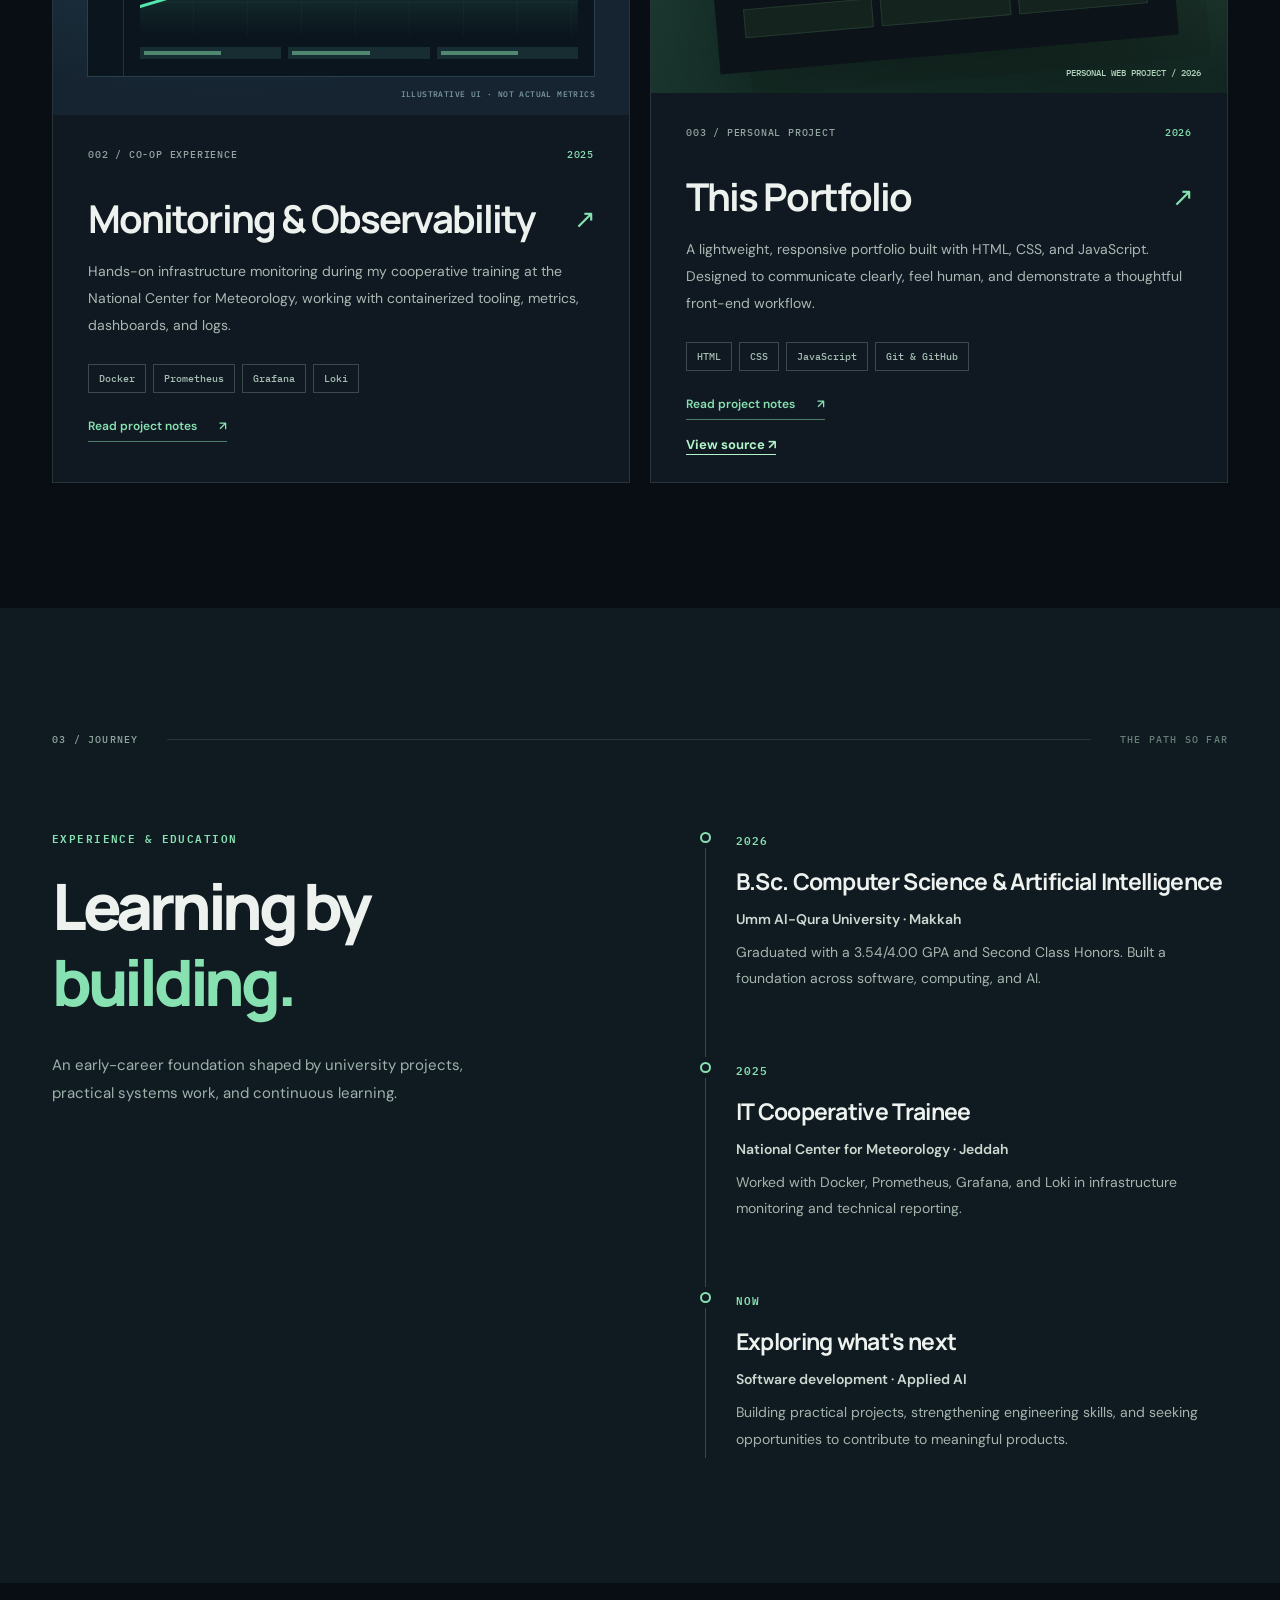
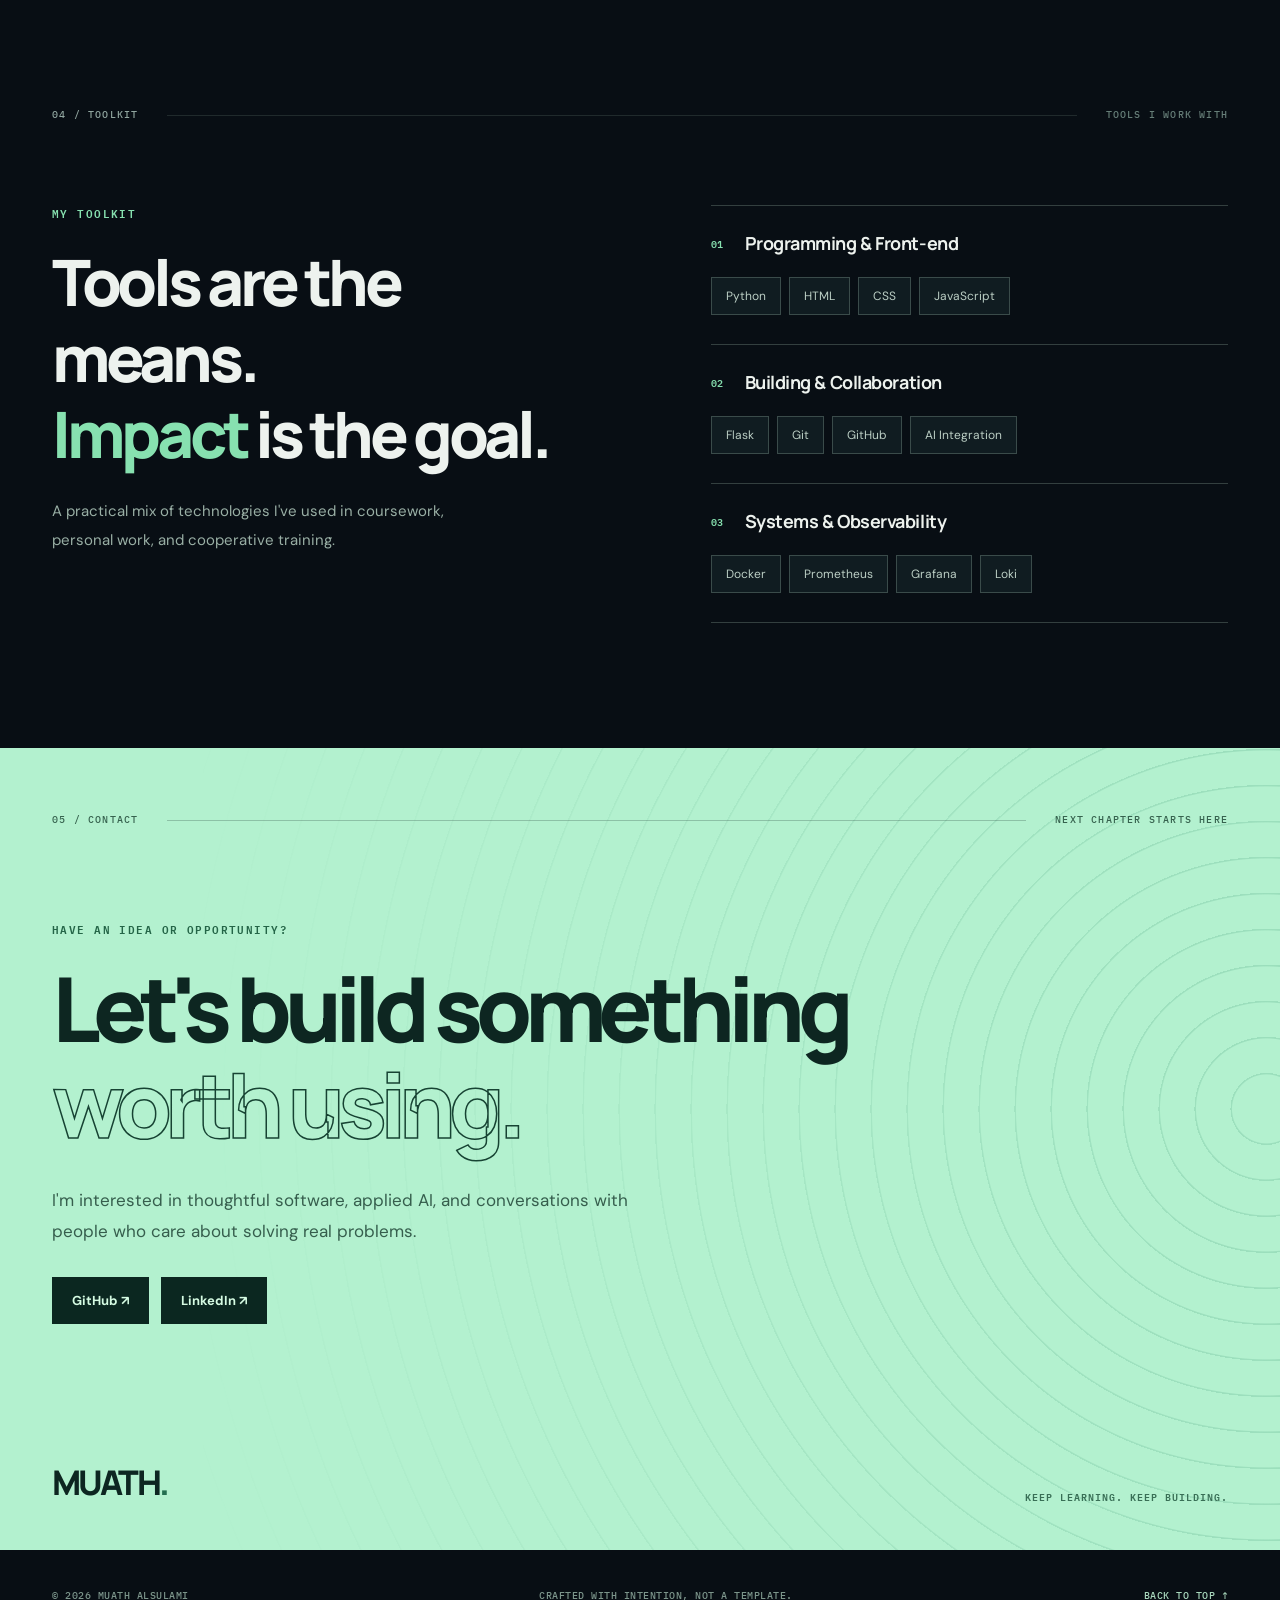
<file: experiments/facet/index.html>
<!doctype html>
<html lang="en" dir="ltr">
<head>
  <meta charset="UTF-8">
  <meta name="viewport" content="width=device-width, initial-scale=1">
  <link rel="icon" href="../shared/favicon.svg" type="image/svg+xml">
  <meta name="color-scheme" content="dark">
  <meta name="robots" content="noindex, nofollow">
  <meta property="og:type" content="website">
  <meta property="og:title" content="Muath Alsulami | Software & AI Portfolio">
  <meta property="og:description" content="Software development, AI integration, and observability — selected work by Muath Alsulami.">
  <meta property="og:url" content="https://muathmalsulami.github.io/learn-git-with-pathy/">
  <meta property="og:image" content="https://muathmalsulami.github.io/learn-git-with-pathy/assets/social-card.png">
  <meta name="twitter:card" content="summary_large_image">
  <link rel="canonical" href="https://muathmalsulami.github.io/learn-git-with-pathy/">
  <meta name="theme-color" content="#080e14">
  <meta name="description" content="Muath Alsulami — Computer Science and Artificial Intelligence graduate building practical software and intelligent experiences.">
  <title>Muath Alsulami — Software & AI Portfolio</title>
  <link rel="preconnect" href="https://fonts.googleapis.com">
  <link rel="preconnect" href="https://fonts.gstatic.com" crossorigin>
  <link href="https://fonts.googleapis.com/css2?family=DM+Sans:wght@400;500;600;700&family=IBM+Plex+Mono:wght@400;500;600&family=Manrope:wght@400;500;600;700;800&family=Tajawal:wght@400;500;700;800&display=swap" rel="stylesheet" media="print" onload="this.media='all'">
  <link rel="stylesheet" href="style.css">
  <noscript><style>.lang-switch,.menu-button,.filters,.project-details{display:none!important}@media(max-width:800px){.site-header{position:static}.site-nav{position:static;display:flex;flex-direction:row;flex-wrap:wrap;padding:0;border:0;box-shadow:none}.nav-shell{flex-wrap:wrap;padding-block:12px}.hero{padding-top:48px}}</style></noscript>
  <script src="script.js" defer></script>
</head>
<body>
  <a class="skip-link" href="#main">Skip to content</a>
  <div class="reading-progress" aria-hidden="true"></div>
  <div class="noise" aria-hidden="true"></div>

  <header class="site-header" id="top">
    <div class="container nav-shell">
      <a href="#home" class="brand" aria-label="M. MUATH / ALSULAMI — back to home">
        <span class="brand-symbol">M<span class="brand-spark">.</span></span>
        <span class="brand-caption">MUATH <span>/</span> ALSULAMI</span>
      </a>

      <nav class="site-nav" id="site-nav" aria-label="Main navigation">
        <a href="#about" data-i18n="navAbout">About</a>
        <a href="#work" data-i18n="navWork">Work</a>
        <a href="#journey" data-i18n="navJourney">Journey</a>
        <a href="#contact" data-i18n="navContact">Contact</a>
      </nav>

      <div class="header-actions">
        <button class="lang-switch" id="lang-switch" type="button" aria-label="عربي — switch language to Arabic">عربي <span aria-hidden="true">↗</span></button>
        <a class="nav-cta" href="#contact"><span data-i18n="navCta">Let's talk</span><span aria-hidden="true">↗</span></a>
        <button class="menu-button" id="menu-button" type="button" aria-controls="site-nav" aria-expanded="false" aria-label="Open menu">
          <span></span><span></span>
        </button>
      </div>
    </div>
  </header>

  <main id="main">
    <section class="hero section-anchor" id="home">
      <div class="hero-grid" aria-hidden="true"></div>
      <div class="hero-aura hero-aura--one" aria-hidden="true"></div>
      <div class="hero-aura hero-aura--two" aria-hidden="true"></div>
      <div class="container hero-content">
        <div class="hero-copy">
          <div class="eyebrow hero-eyebrow reveal"><span class="alive-dot"></span><span data-i18n="heroBadge">COMPUTER SCIENCE & AI GRADUATE</span></div>
          <p class="hero-name" data-i18n="heroName">Muath Alsulami</p>
          <h1 class="hero-title reveal" data-reveal-delay="1"><span data-i18n="heroLine1">I turn complex ideas</span><br><span class="outline-word" data-i18n="heroLine2">into useful</span> <span class="accent-word" data-i18n="heroLine3">software<span class="period">.</span></span></h1>
          <p class="hero-lead reveal" data-reveal-delay="2" data-i18n="heroLead">I'm Muath — a Computer Science & AI graduate who enjoys building thoughtful experiences, integrating intelligent systems, and making technology work in the real world.</p>
          <div class="hero-buttons reveal" data-reveal-delay="3">
            <a href="#work" class="button button-primary"><span data-i18n="heroPrimary">Explore selected work</span><span class="button-arrow" aria-hidden="true">↗</span></a>
            <a href="#about" class="button button-quiet"><span data-i18n="heroSecondary">More about me</span><span aria-hidden="true">↓</span></a>
          </div>
          <div class="hero-meta reveal" data-reveal-delay="4">
            <div><span class="meta-label" data-i18n="metaBased">BASED IN</span><strong data-i18n="metaBasedValue">Saudi Arabia</strong></div>
            <span class="meta-divider" aria-hidden="true"></span>
            <div><span class="meta-label" data-i18n="metaFocus">FOCUS</span><strong data-i18n="metaFocusValue">Software · AI · Systems</strong></div>
          </div>
        </div>

        <div class="hero-art signature-art"><button class="signature-button" type="button" disabled aria-label="Explore the animated identity"><svg viewBox="0 0 320 320" role="presentation" focusable="false"><g class="construction" fill="none"><path d="M28 47h264M28 273h264M29 47v12M291 261v12"/></g><g class="threads" fill="none" stroke="currentColor" stroke-linecap="square" stroke-width="9"><path class="thread thread-0" d="M 44 66 L 105 66 Q 160 114 215 66 L 276 66"/><path class="thread thread-1" d="M 44 109 L 105 109 Q 160 61 215 109 L 276 109"/><path class="thread thread-2" d="M 44 152 L 105 152 Q 160 200 215 152 L 276 152"/><path class="thread thread-3" d="M 44 195 L 105 195 Q 160 147 215 195 L 276 195"/><path class="thread thread-4" d="M 44 238 L 105 238 Q 160 286 215 238 L 276 238"/></g></svg></button></div>
      </div>
      <div class="container hero-bottom reveal">
        <span><span class="small-line"></span><span data-i18n="scrollToExplore">SCROLL TO EXPLORE</span></span>
        <span class="hero-scroll-num">01 / 05</span>
      </div>
    </section>

    <section class="about section section-anchor" id="about">
      <div class="container">
        <div class="section-top reveal"><span class="section-index" data-i18n="indexAbout">01 / ABOUT</span><span class="section-rule"></span><span class="section-side" data-i18n="aboutSide">THE PERSON BEHIND THE CODE</span></div>
        <div class="about-layout">
          <div class="about-heading reveal">
            <p class="section-kicker" data-i18n="aboutKicker">HELLO, I'M MUATH.</p>
            <h2 class="big-statement" data-i18n="aboutHeading">Curiosity fuels me.<br><em>Purpose</em> guides the build.</h2>
          </div>
          <div class="about-details reveal">
            <p class="intro-paragraph" data-i18n="aboutParagraph1">I graduated from Umm Al-Qura University with a B.Sc. in Computer Science & Artificial Intelligence. I like the space where clean software engineering meets AI that actually helps people.</p>
            <p data-i18n="aboutParagraph2">During my cooperative training at the National Center for Meteorology, I worked with monitoring and infrastructure tooling. In my graduation project, Numoo, I contributed to application development and AI feature integration.</p>
            <p data-i18n="aboutParagraph3">I'm early in my career, serious about growing, and most interested in work that is useful, well crafted, and built with care.</p>
          </div>
        </div>
        <div class="facts-grid reveal">
          <div class="fact"><span class="fact-value">2026</span><span class="fact-label" data-i18n="factGraduation">UQU GRADUATE</span></div>
          <div class="fact"><span class="fact-value">3.54<span class="fact-trail">/4</span></span><span class="fact-label" data-i18n="factGpa">GPA · SECOND CLASS HONORS</span></div>
          <div class="fact"><span class="fact-value">NCM<span class="fact-dot">.</span></span><span class="fact-label" data-i18n="factTraining">COOPERATIVE TRAINING</span></div>
          <div class="fact fact-quote"><span class="quote-mark">“</span><span data-i18n="factQuote">Make it useful.<br>Then make it better.</span></div>
        </div>
      </div>
    </section>

    <section class="work section section-anchor" id="work">
      <div class="container">
        <div class="section-top reveal"><span class="section-index" data-i18n="indexWork">02 / WORK</span><span class="section-rule"></span><span class="section-side" data-i18n="workSide">A FEW THINGS I'VE BUILT & LEARNED</span></div>
        <div class="work-head reveal">
          <div><p class="section-kicker" data-i18n="workKicker">SELECTED WORK</p><h2 class="section-display" data-i18n="workHeading">Work with <em>intention.</em></h2></div>
          <p data-i18n="workIntro">A small collection of real academic, training, and personal work. Each reflects a different part of how I think and build.</p>
        </div>

        <div class="filters reveal" role="group" aria-label="Filter projects">
          <button type="button" class="filter is-active" data-filter="all" aria-pressed="true" data-i18n="filterAll">All work</button>
          <button type="button" class="filter" data-filter="development" aria-pressed="false" data-i18n="filterDev">Development</button>
          <button type="button" class="filter" data-filter="systems" aria-pressed="false" data-i18n="filterSystems">Systems</button>
        </div>

        <div class="projects">
          <article class="project-card project-card--numoo reveal" data-category="development" data-project="numoo">
            <div class="project-visual visual-numoo" aria-hidden="true">
              <div class="visual-topline"><span class="fake-logo">n<span>∞</span></span><span>NUMOO / PROJECT 01</span></div>
              <div class="numoo-compose"><div class="numoo-ribbon ribbon-one"></div><div class="numoo-ribbon ribbon-two"></div><div class="numoo-ribbon ribbon-three"></div><div class="numoo-core">N</div></div>
              <span class="visual-footnote">APPLICATION + AI INTEGRATION</span>
            </div>
            <div class="project-info"><div class="project-top"><span class="project-number" data-i18n="projectCapstone">001 / CAPSTONE</span><span class="project-year">2026</span></div><h3>Numoo <span class="project-arrow" aria-hidden="true">↗</span></h3><p data-i18n="numooDescription">A team graduation project combining application development and AI functionality. My contribution focused on software implementation and integrating model functionality into the application—not training the models.</p><div class="tags"><span>Flask</span><span>Python</span><span>AI integration</span><span>Team project</span></div><button class="project-details" type="button" data-open-project="numoo"><span data-i18n="viewDetails">Read project notes</span><span aria-hidden="true">↗</span></button></div>
          </article>

          <article class="project-card project-card--observability reveal" data-category="systems" data-project="monitoring">
            <div class="project-visual visual-monitoring" aria-hidden="true">
              <div class="terminal-top"><span class="terminal-dots"><i></i><i></i><i></i></span><span>observability / lab view</span><span>⌘</span></div>
              <div class="dashboard-art"><div class="dashboard-side"><span></span><span></span><span></span><span></span></div><div class="dashboard-main"><div class="dashboard-title"><span>TELEMETRY</span><span class="tiny-live"><i></i> ILLUSTRATION</span></div><div class="linegraph"><svg viewBox="0 0 420 140" preserveAspectRatio="none" role="presentation"><defs><linearGradient id="plotFill" x1="0" x2="0" y1="0" y2="1"><stop offset="0" stop-color="#54e7b0" stop-opacity=".30"/><stop offset="1" stop-color="#54e7b0" stop-opacity="0"/></linearGradient></defs><path d="M0 110 L40 97 L74 100 L108 55 L145 75 L182 62 L212 82 L254 40 L295 53 L326 26 L366 56 L420 18 L420 140 L0 140 Z" fill="url(#plotFill)"/><path d="M0 110 L40 97 L74 100 L108 55 L145 75 L182 62 L212 82 L254 40 L295 53 L326 26 L366 56 L420 18" stroke="#54e7b0" stroke-width="3" vector-effect="non-scaling-stroke" fill="none" stroke-linecap="round" stroke-linejoin="round"/></svg></div><div class="dashboard-bottom"><span><i></i></span><span><i></i></span><span><i></i></span></div></div></div>
              <span class="illustration-note" data-i18n="monitorVisualNote">ILLUSTRATIVE UI · NOT ACTUAL METRICS</span>
            </div>
            <div class="project-info"><div class="project-top"><span class="project-number" data-i18n="projectCoop">002 / CO-OP EXPERIENCE</span><span class="project-year">2025</span></div><h3 data-i18n="monitorTitle">Monitoring & Observability <span class="project-arrow" aria-hidden="true">↗</span></h3><p data-i18n="monitorDescription">Hands-on infrastructure monitoring during my cooperative training at the National Center for Meteorology, working with containerized tooling, metrics, dashboards, and logs.</p><div class="tags"><span>Docker</span><span>Prometheus</span><span>Grafana</span><span>Loki</span></div><button class="project-details" type="button" data-open-project="monitoring"><span data-i18n="viewDetails">Read project notes</span><span aria-hidden="true">↗</span></button></div>
          </article>

          <article class="project-card project-card--portfolio reveal" data-category="development" data-project="portfolio">
            <div class="project-visual visual-portfolio" aria-hidden="true">
              <div class="browser-mini"><div class="browser-mini-bar"><span>● ● ●</span><span>muath / portfolio</span><span>↗</span></div><div class="browser-mini-content"><span class="browser-mini-kicker">DESIGN MEETS CODE</span><span class="browser-mini-headline">Make it<br><em>matter.</em></span><span class="browser-mini-rule"></span><div class="browser-mini-cards"><span></span><span></span><span></span></div></div></div>
              <span class="portfolio-label">PERSONAL WEB PROJECT / 2026</span>
            </div>
            <div class="project-info"><div class="project-top"><span class="project-number" data-i18n="projectPersonal">003 / PERSONAL PROJECT</span><span class="project-year">2026</span></div><h3 data-i18n="portfolioTitle">This Portfolio <span class="project-arrow" aria-hidden="true">↗</span></h3><p data-i18n="portfolioDescription">A lightweight, responsive portfolio built with HTML, CSS, and JavaScript. Designed to communicate clearly, feel human, and demonstrate a thoughtful front-end workflow.</p><div class="tags"><span>HTML</span><span>CSS</span><span>JavaScript</span><span>Git & GitHub</span></div><button class="project-details" type="button" data-open-project="portfolio"><span data-i18n="viewDetails">Read project notes</span><span aria-hidden="true">↗</span></button><a class="project-source" href="https://github.com/muathmalsulami/learn-git-with-pathy" data-i18n="viewSource">View source ↗</a></div>
          </article>
        </div>
      </div>
    </section>

    <section class="journey section section-anchor" id="journey">
      <div class="container">
        <div class="section-top reveal"><span class="section-index" data-i18n="indexJourney">03 / JOURNEY</span><span class="section-rule"></span><span class="section-side" data-i18n="journeySide">THE PATH SO FAR</span></div>
        <div class="journey-grid"><div class="journey-intro reveal"><p class="section-kicker" data-i18n="journeyKicker">EXPERIENCE & EDUCATION</p><h2 class="section-display" data-i18n="journeyHeading">Learning by <em>building.</em></h2><p data-i18n="journeyIntro">An early-career foundation shaped by university projects, practical systems work, and continuous learning.</p></div><div class="timeline reveal">
          <div class="timeline-item"><div class="timeline-marker"></div><div class="timeline-date">2026</div><h3 data-i18n="educationTitle">B.Sc. Computer Science & Artificial Intelligence</h3><p class="timeline-place" data-i18n="educationPlace">Umm Al-Qura University · Makkah</p><p data-i18n="educationDescription">Graduated with a 3.54/4.00 GPA and Second Class Honors. Built a foundation across software, computing, and AI.</p></div>
          <div class="timeline-item"><div class="timeline-marker"></div><div class="timeline-date">2025</div><h3 data-i18n="trainingTitle">IT Cooperative Trainee</h3><p class="timeline-place" data-i18n="trainingPlace">National Center for Meteorology · Jeddah</p><p data-i18n="trainingDescription">Worked with Docker, Prometheus, Grafana, and Loki in infrastructure monitoring and technical reporting.</p></div>
          <div class="timeline-item"><div class="timeline-marker"></div><div class="timeline-date" data-i18n="journeyNow">NOW</div><h3 data-i18n="nowTitle">Exploring what's next</h3><p class="timeline-place" data-i18n="nowPlace">Software development · Applied AI</p><p data-i18n="nowDescription">Building practical projects, strengthening engineering skills, and seeking opportunities to contribute to meaningful products.</p></div>
        </div></div>
      </div>
    </section>

    <section class="capabilities section section-anchor" id="capabilities">
      <div class="container">
        <div class="section-top reveal"><span class="section-index" data-i18n="indexToolkit">04 / TOOLKIT</span><span class="section-rule"></span><span class="section-side" data-i18n="skillsSide">TOOLS I WORK WITH</span></div>
        <div class="capabilities-grid"><div class="reveal"><p class="section-kicker" data-i18n="skillsKicker">MY TOOLKIT</p><h2 class="section-display" data-i18n="skillsHeading">Tools are the means.<br><em>Impact</em> is the goal.</h2><p class="capabilities-note" data-i18n="skillsNote">A practical mix of technologies I've used in coursework, personal work, and cooperative training.</p></div><div class="skill-groups reveal">
          <div class="skill-group"><div class="skill-group-title"><span class="skill-group-index">01</span><h3 data-i18n="skillProgramming">Programming & Front-end</h3></div><div class="skill-pills"><span>Python</span><span>HTML</span><span>CSS</span><span>JavaScript</span></div></div>
          <div class="skill-group"><div class="skill-group-title"><span class="skill-group-index">02</span><h3 data-i18n="skillBuild">Building & Collaboration</h3></div><div class="skill-pills"><span>Flask</span><span>Git</span><span>GitHub</span><span>AI Integration</span></div></div>
          <div class="skill-group"><div class="skill-group-title"><span class="skill-group-index">03</span><h3 data-i18n="skillSystems">Systems & Observability</h3></div><div class="skill-pills"><span>Docker</span><span>Prometheus</span><span>Grafana</span><span>Loki</span></div></div>
        </div></div>
      </div>
    </section>

    <section class="contact section-anchor" id="contact">
      <div class="container contact-wrap">
        <div class="contact-pattern" aria-hidden="true"></div>
        <div class="section-top contact-top reveal"><span class="section-index" data-i18n="indexContact">05 / CONTACT</span><span class="section-rule"></span><span class="section-side" data-i18n="contactSide">NEXT CHAPTER STARTS HERE</span></div>
        <div class="contact-content reveal"><p class="section-kicker" data-i18n="contactKicker">HAVE AN IDEA OR OPPORTUNITY?</p><h2 data-i18n="contactHeading">Let's build something<br><em>worth using.</em></h2><p data-i18n="contactText">I'm interested in thoughtful software, applied AI, and conversations with people who care about solving real problems.</p><div class="contact-actions" id="contact-actions" aria-label="Contact methods"><a href="https://github.com/muathmalsulami">GitHub ↗</a><a href="https://www.linkedin.com/in/muath-m-alsulami/">LinkedIn ↗</a></div><p class="contact-empty" id="contact-empty" hidden></p></div>
        <div class="contact-footer reveal"><span class="contact-signature">MUATH<span>.</span></span><span data-i18n="contactSignature">KEEP LEARNING. KEEP BUILDING.</span></div>
      </div>
    </section>
  </main>

  <footer class="site-footer"><div class="container footer-inner"><span>© <span id="year">2026</span> MUATH ALSULAMI</span><span data-i18n="footerCrafted">CRAFTED WITH INTENTION, NOT A TEMPLATE.</span><a href="#home" aria-label="Back to top"><span data-i18n="backTop">BACK TO TOP</span> ↑</a></div></footer>

  <dialog id="project-dialog" class="project-dialog" aria-labelledby="dialog-title"><div class="dialog-inner"><div class="dialog-top"><span class="dialog-kicker" data-i18n="dialogKicker">PROJECT NOTES</span><div class="dialog-actions"><button class="lang-switch dialog-language" id="dialog-language" type="button" aria-label="عربي — switch language to Arabic">عربي <span aria-hidden="true">↗</span></button><button type="button" class="dialog-close" id="dialog-close" aria-label="Close project details">×</button></div></div><h2 id="dialog-title"></h2><p id="dialog-description"></p><h3 data-i18n="dialogContribution">My contribution / context</h3><p id="dialog-contribution"></p><h3 data-i18n="dialogLearning">What it taught me</h3><p id="dialog-learning"></p><button type="button" class="dialog-done" id="dialog-done" data-i18n="dialogDone">Close notes</button></div></dialog>
</body>
</html>
</file>
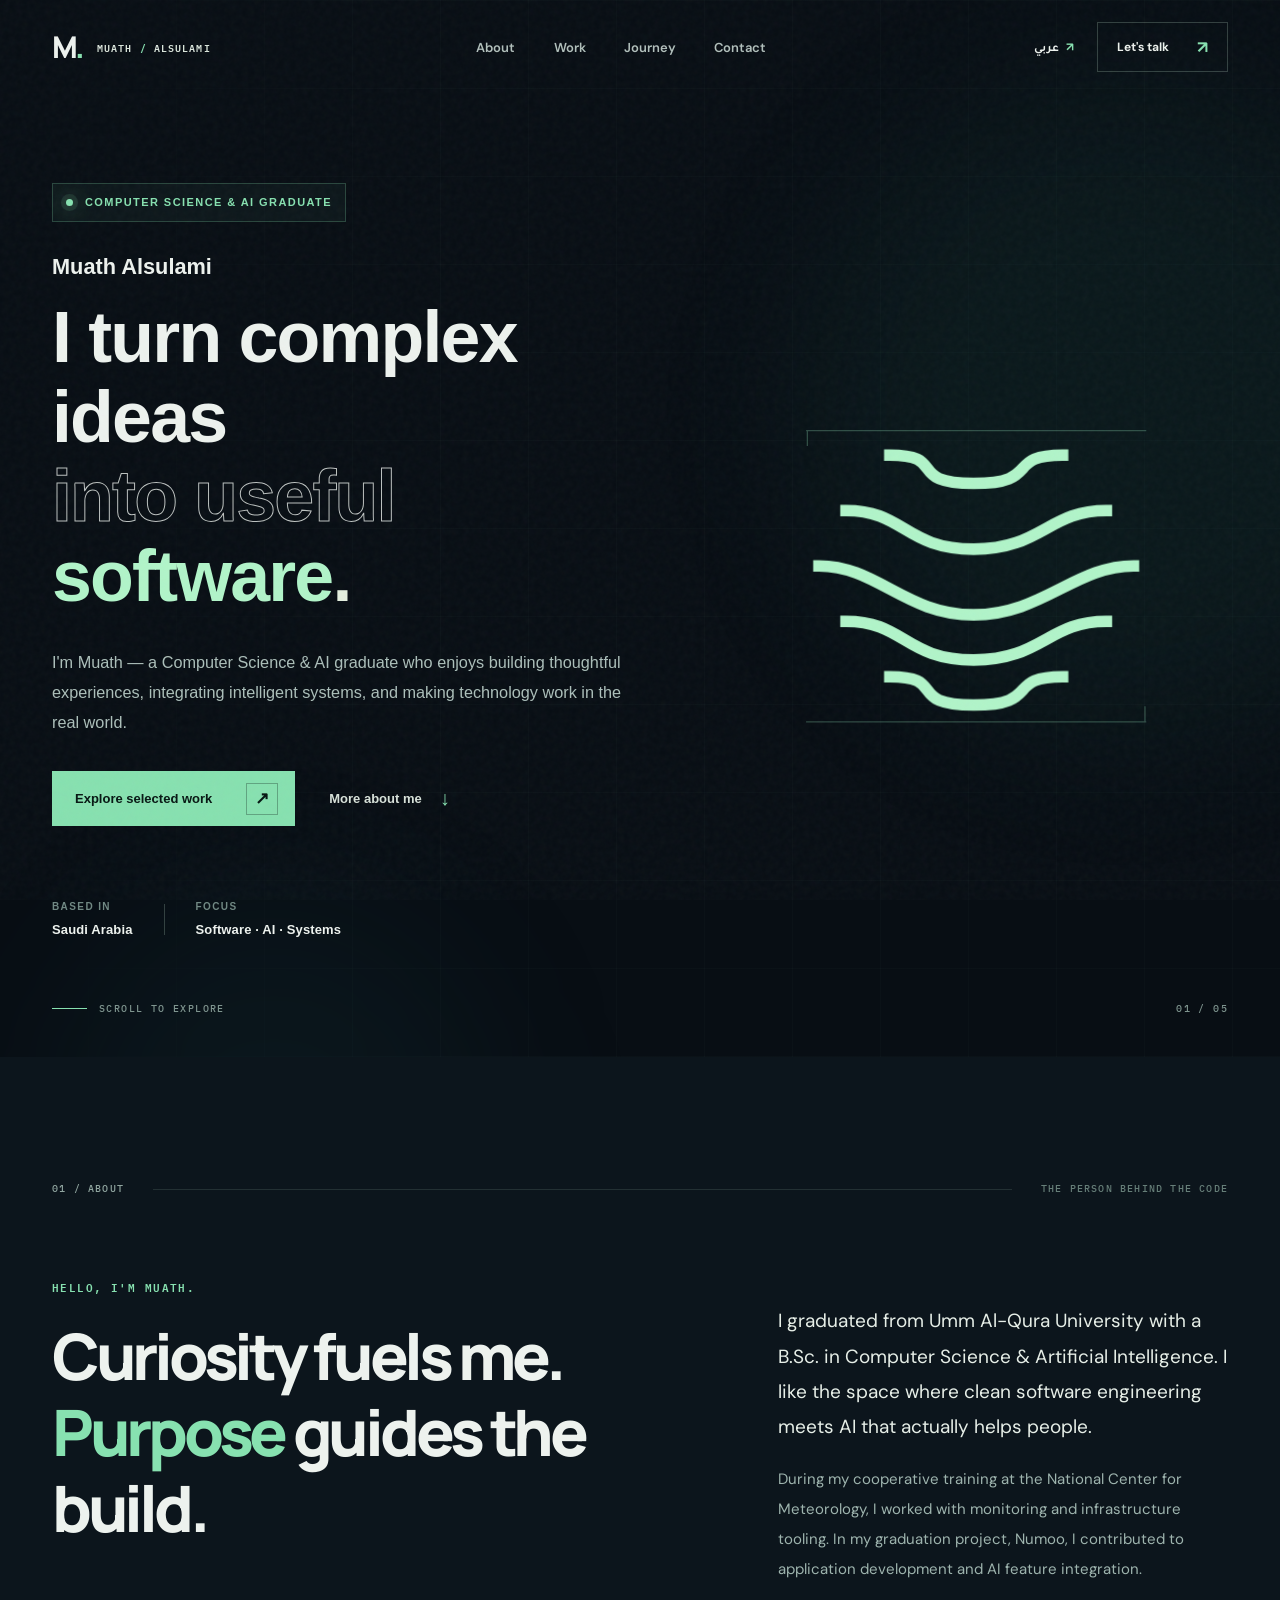
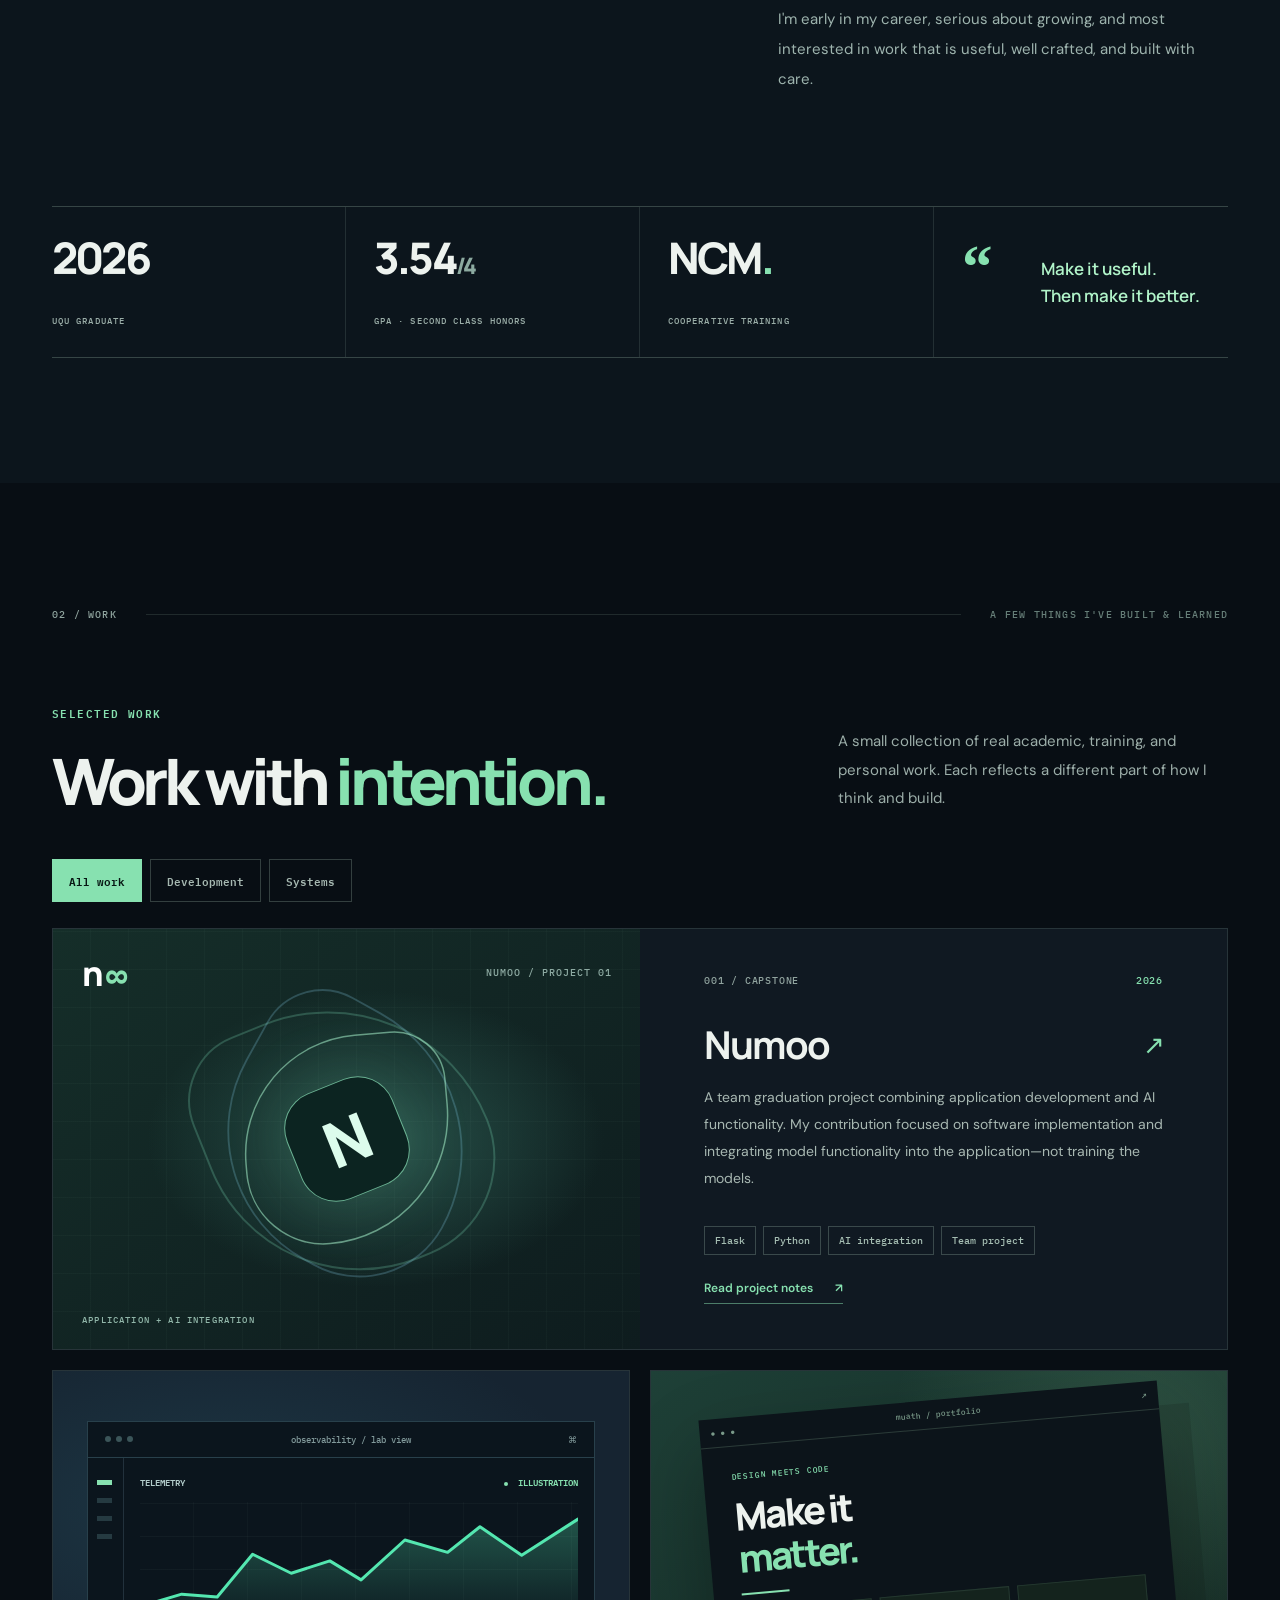
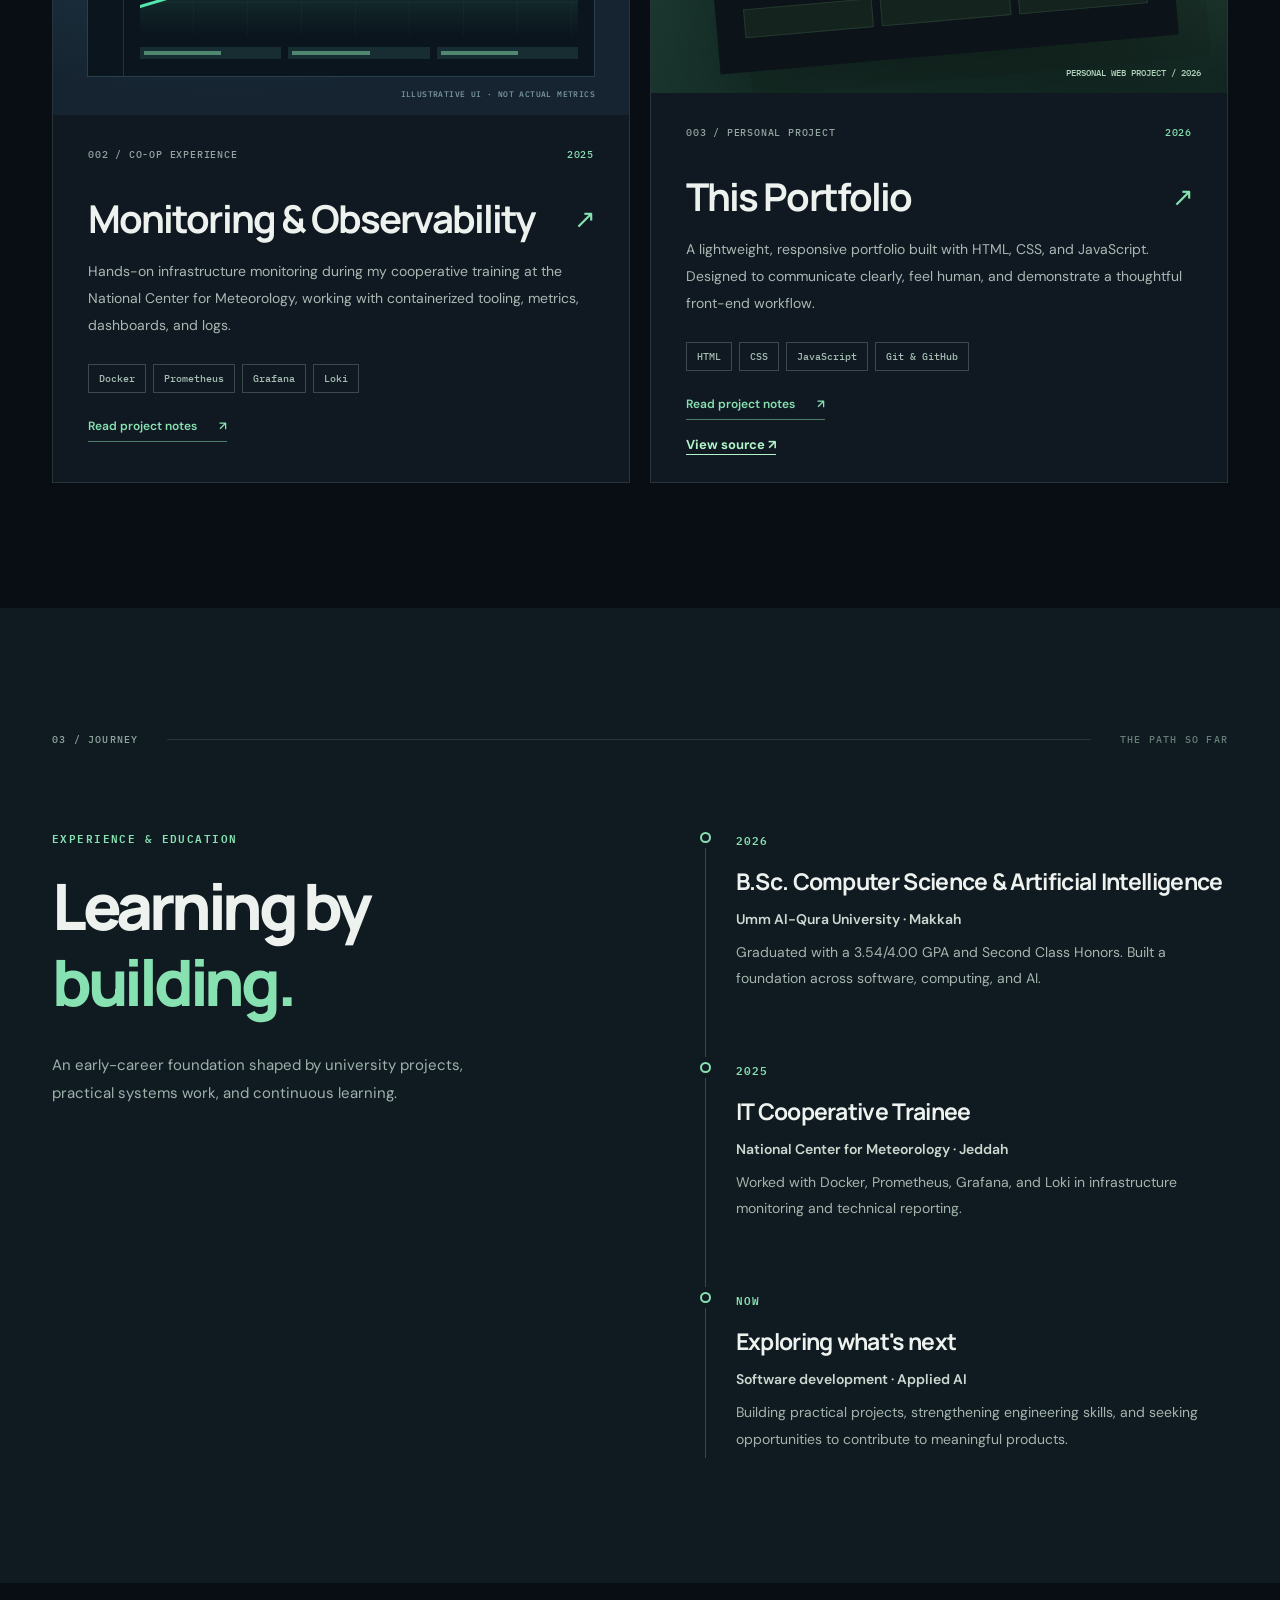
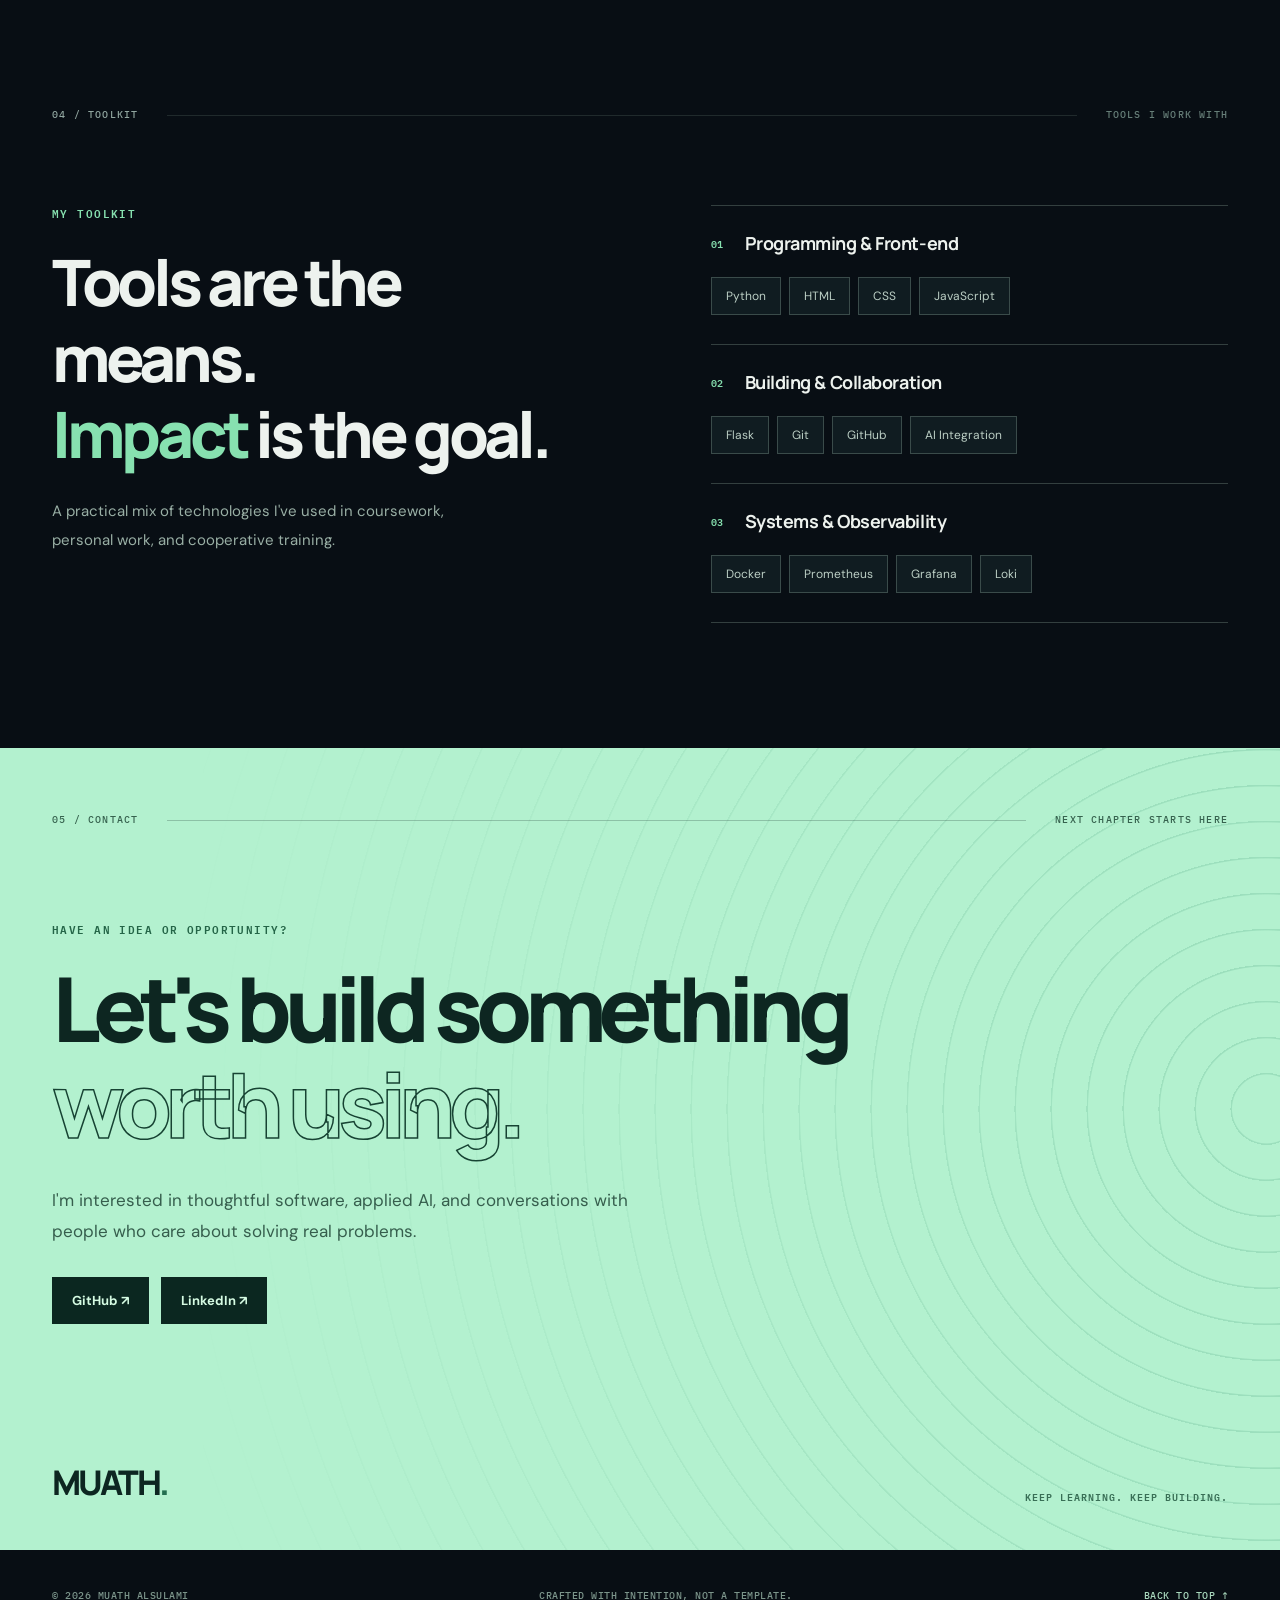
<file: experiments/flow/index.html>
<!doctype html>
<html lang="en" dir="ltr">
<head>
  <meta charset="UTF-8">
  <meta name="viewport" content="width=device-width, initial-scale=1">
  <link rel="icon" href="../shared/favicon.svg" type="image/svg+xml">
  <meta name="color-scheme" content="dark">
  <meta name="robots" content="noindex, nofollow">
  <meta property="og:type" content="website">
  <meta property="og:title" content="Muath Alsulami | Software & AI Portfolio">
  <meta property="og:description" content="Software development, AI integration, and observability — selected work by Muath Alsulami.">
  <meta property="og:url" content="https://muathmalsulami.github.io/learn-git-with-pathy/">
  <meta property="og:image" content="https://muathmalsulami.github.io/learn-git-with-pathy/assets/social-card.png">
  <meta name="twitter:card" content="summary_large_image">
  <link rel="canonical" href="https://muathmalsulami.github.io/learn-git-with-pathy/">
  <meta name="theme-color" content="#080e14">
  <meta name="description" content="Muath Alsulami — Computer Science and Artificial Intelligence graduate building practical software and intelligent experiences.">
  <title>Muath Alsulami — Software & AI Portfolio</title>
  <link rel="preconnect" href="https://fonts.googleapis.com">
  <link rel="preconnect" href="https://fonts.gstatic.com" crossorigin>
  <link href="https://fonts.googleapis.com/css2?family=DM+Sans:wght@400;500;600;700&family=IBM+Plex+Mono:wght@400;500;600&family=Manrope:wght@400;500;600;700;800&family=Tajawal:wght@400;500;700;800&display=swap" rel="stylesheet" media="print" onload="this.media='all'">
  <link rel="stylesheet" href="style.css">
  <noscript><style>.lang-switch,.menu-button,.filters,.project-details{display:none!important}@media(max-width:800px){.site-header{position:static}.site-nav{position:static;display:flex;flex-direction:row;flex-wrap:wrap;padding:0;border:0;box-shadow:none}.nav-shell{flex-wrap:wrap;padding-block:12px}.hero{padding-top:48px}}</style></noscript>
  <script src="script.js" defer></script>
</head>
<body>
  <a class="skip-link" href="#main">Skip to content</a>
  <div class="reading-progress" aria-hidden="true"></div>
  <div class="noise" aria-hidden="true"></div>

  <header class="site-header" id="top">
    <div class="container nav-shell">
      <a href="#home" class="brand" aria-label="M. MUATH / ALSULAMI — back to home">
        <span class="brand-symbol">M<span class="brand-spark">.</span></span>
        <span class="brand-caption">MUATH <span>/</span> ALSULAMI</span>
      </a>

      <nav class="site-nav" id="site-nav" aria-label="Main navigation">
        <a href="#about" data-i18n="navAbout">About</a>
        <a href="#work" data-i18n="navWork">Work</a>
        <a href="#journey" data-i18n="navJourney">Journey</a>
        <a href="#contact" data-i18n="navContact">Contact</a>
      </nav>

      <div class="header-actions">
        <button class="lang-switch" id="lang-switch" type="button" aria-label="عربي — switch language to Arabic">عربي <span aria-hidden="true">↗</span></button>
        <a class="nav-cta" href="#contact"><span data-i18n="navCta">Let's talk</span><span aria-hidden="true">↗</span></a>
        <button class="menu-button" id="menu-button" type="button" aria-controls="site-nav" aria-expanded="false" aria-label="Open menu">
          <span></span><span></span>
        </button>
      </div>
    </div>
  </header>

  <main id="main">
    <section class="hero section-anchor" id="home">
      <div class="hero-grid" aria-hidden="true"></div>
      <div class="hero-aura hero-aura--one" aria-hidden="true"></div>
      <div class="hero-aura hero-aura--two" aria-hidden="true"></div>
      <div class="container hero-content">
        <div class="hero-copy">
          <div class="eyebrow hero-eyebrow reveal"><span class="alive-dot"></span><span data-i18n="heroBadge">COMPUTER SCIENCE & AI GRADUATE</span></div>
          <p class="hero-name" data-i18n="heroName">Muath Alsulami</p>
          <h1 class="hero-title reveal" data-reveal-delay="1"><span data-i18n="heroLine1">I turn complex ideas</span><br><span class="outline-word" data-i18n="heroLine2">into useful</span> <span class="accent-word" data-i18n="heroLine3">software<span class="period">.</span></span></h1>
          <p class="hero-lead reveal" data-reveal-delay="2" data-i18n="heroLead">I'm Muath — a Computer Science & AI graduate who enjoys building thoughtful experiences, integrating intelligent systems, and making technology work in the real world.</p>
          <div class="hero-buttons reveal" data-reveal-delay="3">
            <a href="#work" class="button button-primary"><span data-i18n="heroPrimary">Explore selected work</span><span class="button-arrow" aria-hidden="true">↗</span></a>
            <a href="#about" class="button button-quiet"><span data-i18n="heroSecondary">More about me</span><span aria-hidden="true">↓</span></a>
          </div>
          <div class="hero-meta reveal" data-reveal-delay="4">
            <div><span class="meta-label" data-i18n="metaBased">BASED IN</span><strong data-i18n="metaBasedValue">Saudi Arabia</strong></div>
            <span class="meta-divider" aria-hidden="true"></span>
            <div><span class="meta-label" data-i18n="metaFocus">FOCUS</span><strong data-i18n="metaFocusValue">Software · AI · Systems</strong></div>
          </div>
        </div>

        <div class="hero-art signature-art"><button class="signature-button" type="button" disabled aria-label="Explore the animated identity"><svg viewBox="0 0 320 320" role="presentation" focusable="false"><g class="construction" fill="none"><path d="M28 47h264M28 273h264M29 47v12M291 261v12"/></g><g class="threads" fill="none" stroke="currentColor" stroke-linecap="square" stroke-width="9"><path class="thread thread-0" d="M 93 66 C 138 66, 105 88, 158 88 S 182 66, 227 66"/><path class="thread thread-1" d="M 59 109 C 104 109, 105 139, 158 139 S 216 109, 261 109"/><path class="thread thread-2" d="M 38 152 C 83 152, 105 190, 158 190 S 237 152, 282 152"/><path class="thread thread-3" d="M 59 195 C 104 195, 105 225, 158 225 S 216 195, 261 195"/><path class="thread thread-4" d="M 93 238 C 138 238, 105 260, 158 260 S 182 238, 227 238"/></g></svg></button></div>
      </div>
      <div class="container hero-bottom reveal">
        <span><span class="small-line"></span><span data-i18n="scrollToExplore">SCROLL TO EXPLORE</span></span>
        <span class="hero-scroll-num">01 / 05</span>
      </div>
    </section>

    <section class="about section section-anchor" id="about">
      <div class="container">
        <div class="section-top reveal"><span class="section-index" data-i18n="indexAbout">01 / ABOUT</span><span class="section-rule"></span><span class="section-side" data-i18n="aboutSide">THE PERSON BEHIND THE CODE</span></div>
        <div class="about-layout">
          <div class="about-heading reveal">
            <p class="section-kicker" data-i18n="aboutKicker">HELLO, I'M MUATH.</p>
            <h2 class="big-statement" data-i18n="aboutHeading">Curiosity fuels me.<br><em>Purpose</em> guides the build.</h2>
          </div>
          <div class="about-details reveal">
            <p class="intro-paragraph" data-i18n="aboutParagraph1">I graduated from Umm Al-Qura University with a B.Sc. in Computer Science & Artificial Intelligence. I like the space where clean software engineering meets AI that actually helps people.</p>
            <p data-i18n="aboutParagraph2">During my cooperative training at the National Center for Meteorology, I worked with monitoring and infrastructure tooling. In my graduation project, Numoo, I contributed to application development and AI feature integration.</p>
            <p data-i18n="aboutParagraph3">I'm early in my career, serious about growing, and most interested in work that is useful, well crafted, and built with care.</p>
          </div>
        </div>
        <div class="facts-grid reveal">
          <div class="fact"><span class="fact-value">2026</span><span class="fact-label" data-i18n="factGraduation">UQU GRADUATE</span></div>
          <div class="fact"><span class="fact-value">3.54<span class="fact-trail">/4</span></span><span class="fact-label" data-i18n="factGpa">GPA · SECOND CLASS HONORS</span></div>
          <div class="fact"><span class="fact-value">NCM<span class="fact-dot">.</span></span><span class="fact-label" data-i18n="factTraining">COOPERATIVE TRAINING</span></div>
          <div class="fact fact-quote"><span class="quote-mark">“</span><span data-i18n="factQuote">Make it useful.<br>Then make it better.</span></div>
        </div>
      </div>
    </section>

    <section class="work section section-anchor" id="work">
      <div class="container">
        <div class="section-top reveal"><span class="section-index" data-i18n="indexWork">02 / WORK</span><span class="section-rule"></span><span class="section-side" data-i18n="workSide">A FEW THINGS I'VE BUILT & LEARNED</span></div>
        <div class="work-head reveal">
          <div><p class="section-kicker" data-i18n="workKicker">SELECTED WORK</p><h2 class="section-display" data-i18n="workHeading">Work with <em>intention.</em></h2></div>
          <p data-i18n="workIntro">A small collection of real academic, training, and personal work. Each reflects a different part of how I think and build.</p>
        </div>

        <div class="filters reveal" role="group" aria-label="Filter projects">
          <button type="button" class="filter is-active" data-filter="all" aria-pressed="true" data-i18n="filterAll">All work</button>
          <button type="button" class="filter" data-filter="development" aria-pressed="false" data-i18n="filterDev">Development</button>
          <button type="button" class="filter" data-filter="systems" aria-pressed="false" data-i18n="filterSystems">Systems</button>
        </div>

        <div class="projects">
          <article class="project-card project-card--numoo reveal" data-category="development" data-project="numoo">
            <div class="project-visual visual-numoo" aria-hidden="true">
              <div class="visual-topline"><span class="fake-logo">n<span>∞</span></span><span>NUMOO / PROJECT 01</span></div>
              <div class="numoo-compose"><div class="numoo-ribbon ribbon-one"></div><div class="numoo-ribbon ribbon-two"></div><div class="numoo-ribbon ribbon-three"></div><div class="numoo-core">N</div></div>
              <span class="visual-footnote">APPLICATION + AI INTEGRATION</span>
            </div>
            <div class="project-info"><div class="project-top"><span class="project-number" data-i18n="projectCapstone">001 / CAPSTONE</span><span class="project-year">2026</span></div><h3>Numoo <span class="project-arrow" aria-hidden="true">↗</span></h3><p data-i18n="numooDescription">A team graduation project combining application development and AI functionality. My contribution focused on software implementation and integrating model functionality into the application—not training the models.</p><div class="tags"><span>Flask</span><span>Python</span><span>AI integration</span><span>Team project</span></div><button class="project-details" type="button" data-open-project="numoo"><span data-i18n="viewDetails">Read project notes</span><span aria-hidden="true">↗</span></button></div>
          </article>

          <article class="project-card project-card--observability reveal" data-category="systems" data-project="monitoring">
            <div class="project-visual visual-monitoring" aria-hidden="true">
              <div class="terminal-top"><span class="terminal-dots"><i></i><i></i><i></i></span><span>observability / lab view</span><span>⌘</span></div>
              <div class="dashboard-art"><div class="dashboard-side"><span></span><span></span><span></span><span></span></div><div class="dashboard-main"><div class="dashboard-title"><span>TELEMETRY</span><span class="tiny-live"><i></i> ILLUSTRATION</span></div><div class="linegraph"><svg viewBox="0 0 420 140" preserveAspectRatio="none" role="presentation"><defs><linearGradient id="plotFill" x1="0" x2="0" y1="0" y2="1"><stop offset="0" stop-color="#54e7b0" stop-opacity=".30"/><stop offset="1" stop-color="#54e7b0" stop-opacity="0"/></linearGradient></defs><path d="M0 110 L40 97 L74 100 L108 55 L145 75 L182 62 L212 82 L254 40 L295 53 L326 26 L366 56 L420 18 L420 140 L0 140 Z" fill="url(#plotFill)"/><path d="M0 110 L40 97 L74 100 L108 55 L145 75 L182 62 L212 82 L254 40 L295 53 L326 26 L366 56 L420 18" stroke="#54e7b0" stroke-width="3" vector-effect="non-scaling-stroke" fill="none" stroke-linecap="round" stroke-linejoin="round"/></svg></div><div class="dashboard-bottom"><span><i></i></span><span><i></i></span><span><i></i></span></div></div></div>
              <span class="illustration-note" data-i18n="monitorVisualNote">ILLUSTRATIVE UI · NOT ACTUAL METRICS</span>
            </div>
            <div class="project-info"><div class="project-top"><span class="project-number" data-i18n="projectCoop">002 / CO-OP EXPERIENCE</span><span class="project-year">2025</span></div><h3 data-i18n="monitorTitle">Monitoring & Observability <span class="project-arrow" aria-hidden="true">↗</span></h3><p data-i18n="monitorDescription">Hands-on infrastructure monitoring during my cooperative training at the National Center for Meteorology, working with containerized tooling, metrics, dashboards, and logs.</p><div class="tags"><span>Docker</span><span>Prometheus</span><span>Grafana</span><span>Loki</span></div><button class="project-details" type="button" data-open-project="monitoring"><span data-i18n="viewDetails">Read project notes</span><span aria-hidden="true">↗</span></button></div>
          </article>

          <article class="project-card project-card--portfolio reveal" data-category="development" data-project="portfolio">
            <div class="project-visual visual-portfolio" aria-hidden="true">
              <div class="browser-mini"><div class="browser-mini-bar"><span>● ● ●</span><span>muath / portfolio</span><span>↗</span></div><div class="browser-mini-content"><span class="browser-mini-kicker">DESIGN MEETS CODE</span><span class="browser-mini-headline">Make it<br><em>matter.</em></span><span class="browser-mini-rule"></span><div class="browser-mini-cards"><span></span><span></span><span></span></div></div></div>
              <span class="portfolio-label">PERSONAL WEB PROJECT / 2026</span>
            </div>
            <div class="project-info"><div class="project-top"><span class="project-number" data-i18n="projectPersonal">003 / PERSONAL PROJECT</span><span class="project-year">2026</span></div><h3 data-i18n="portfolioTitle">This Portfolio <span class="project-arrow" aria-hidden="true">↗</span></h3><p data-i18n="portfolioDescription">A lightweight, responsive portfolio built with HTML, CSS, and JavaScript. Designed to communicate clearly, feel human, and demonstrate a thoughtful front-end workflow.</p><div class="tags"><span>HTML</span><span>CSS</span><span>JavaScript</span><span>Git & GitHub</span></div><button class="project-details" type="button" data-open-project="portfolio"><span data-i18n="viewDetails">Read project notes</span><span aria-hidden="true">↗</span></button><a class="project-source" href="https://github.com/muathmalsulami/learn-git-with-pathy" data-i18n="viewSource">View source ↗</a></div>
          </article>
        </div>
      </div>
    </section>

    <section class="journey section section-anchor" id="journey">
      <div class="container">
        <div class="section-top reveal"><span class="section-index" data-i18n="indexJourney">03 / JOURNEY</span><span class="section-rule"></span><span class="section-side" data-i18n="journeySide">THE PATH SO FAR</span></div>
        <div class="journey-grid"><div class="journey-intro reveal"><p class="section-kicker" data-i18n="journeyKicker">EXPERIENCE & EDUCATION</p><h2 class="section-display" data-i18n="journeyHeading">Learning by <em>building.</em></h2><p data-i18n="journeyIntro">An early-career foundation shaped by university projects, practical systems work, and continuous learning.</p></div><div class="timeline reveal">
          <div class="timeline-item"><div class="timeline-marker"></div><div class="timeline-date">2026</div><h3 data-i18n="educationTitle">B.Sc. Computer Science & Artificial Intelligence</h3><p class="timeline-place" data-i18n="educationPlace">Umm Al-Qura University · Makkah</p><p data-i18n="educationDescription">Graduated with a 3.54/4.00 GPA and Second Class Honors. Built a foundation across software, computing, and AI.</p></div>
          <div class="timeline-item"><div class="timeline-marker"></div><div class="timeline-date">2025</div><h3 data-i18n="trainingTitle">IT Cooperative Trainee</h3><p class="timeline-place" data-i18n="trainingPlace">National Center for Meteorology · Jeddah</p><p data-i18n="trainingDescription">Worked with Docker, Prometheus, Grafana, and Loki in infrastructure monitoring and technical reporting.</p></div>
          <div class="timeline-item"><div class="timeline-marker"></div><div class="timeline-date" data-i18n="journeyNow">NOW</div><h3 data-i18n="nowTitle">Exploring what's next</h3><p class="timeline-place" data-i18n="nowPlace">Software development · Applied AI</p><p data-i18n="nowDescription">Building practical projects, strengthening engineering skills, and seeking opportunities to contribute to meaningful products.</p></div>
        </div></div>
      </div>
    </section>

    <section class="capabilities section section-anchor" id="capabilities">
      <div class="container">
        <div class="section-top reveal"><span class="section-index" data-i18n="indexToolkit">04 / TOOLKIT</span><span class="section-rule"></span><span class="section-side" data-i18n="skillsSide">TOOLS I WORK WITH</span></div>
        <div class="capabilities-grid"><div class="reveal"><p class="section-kicker" data-i18n="skillsKicker">MY TOOLKIT</p><h2 class="section-display" data-i18n="skillsHeading">Tools are the means.<br><em>Impact</em> is the goal.</h2><p class="capabilities-note" data-i18n="skillsNote">A practical mix of technologies I've used in coursework, personal work, and cooperative training.</p></div><div class="skill-groups reveal">
          <div class="skill-group"><div class="skill-group-title"><span class="skill-group-index">01</span><h3 data-i18n="skillProgramming">Programming & Front-end</h3></div><div class="skill-pills"><span>Python</span><span>HTML</span><span>CSS</span><span>JavaScript</span></div></div>
          <div class="skill-group"><div class="skill-group-title"><span class="skill-group-index">02</span><h3 data-i18n="skillBuild">Building & Collaboration</h3></div><div class="skill-pills"><span>Flask</span><span>Git</span><span>GitHub</span><span>AI Integration</span></div></div>
          <div class="skill-group"><div class="skill-group-title"><span class="skill-group-index">03</span><h3 data-i18n="skillSystems">Systems & Observability</h3></div><div class="skill-pills"><span>Docker</span><span>Prometheus</span><span>Grafana</span><span>Loki</span></div></div>
        </div></div>
      </div>
    </section>

    <section class="contact section-anchor" id="contact">
      <div class="container contact-wrap">
        <div class="contact-pattern" aria-hidden="true"></div>
        <div class="section-top contact-top reveal"><span class="section-index" data-i18n="indexContact">05 / CONTACT</span><span class="section-rule"></span><span class="section-side" data-i18n="contactSide">NEXT CHAPTER STARTS HERE</span></div>
        <div class="contact-content reveal"><p class="section-kicker" data-i18n="contactKicker">HAVE AN IDEA OR OPPORTUNITY?</p><h2 data-i18n="contactHeading">Let's build something<br><em>worth using.</em></h2><p data-i18n="contactText">I'm interested in thoughtful software, applied AI, and conversations with people who care about solving real problems.</p><div class="contact-actions" id="contact-actions" aria-label="Contact methods"><a href="https://github.com/muathmalsulami">GitHub ↗</a><a href="https://www.linkedin.com/in/muath-m-alsulami/">LinkedIn ↗</a></div><p class="contact-empty" id="contact-empty" hidden></p></div>
        <div class="contact-footer reveal"><span class="contact-signature">MUATH<span>.</span></span><span data-i18n="contactSignature">KEEP LEARNING. KEEP BUILDING.</span></div>
      </div>
    </section>
  </main>

  <footer class="site-footer"><div class="container footer-inner"><span>© <span id="year">2026</span> MUATH ALSULAMI</span><span data-i18n="footerCrafted">CRAFTED WITH INTENTION, NOT A TEMPLATE.</span><a href="#home" aria-label="Back to top"><span data-i18n="backTop">BACK TO TOP</span> ↑</a></div></footer>

  <dialog id="project-dialog" class="project-dialog" aria-labelledby="dialog-title"><div class="dialog-inner"><div class="dialog-top"><span class="dialog-kicker" data-i18n="dialogKicker">PROJECT NOTES</span><div class="dialog-actions"><button class="lang-switch dialog-language" id="dialog-language" type="button" aria-label="عربي — switch language to Arabic">عربي <span aria-hidden="true">↗</span></button><button type="button" class="dialog-close" id="dialog-close" aria-label="Close project details">×</button></div></div><h2 id="dialog-title"></h2><p id="dialog-description"></p><h3 data-i18n="dialogContribution">My contribution / context</h3><p id="dialog-contribution"></p><h3 data-i18n="dialogLearning">What it taught me</h3><p id="dialog-learning"></p><button type="button" class="dialog-done" id="dialog-done" data-i18n="dialogDone">Close notes</button></div></dialog>
</body>
</html>
</file>
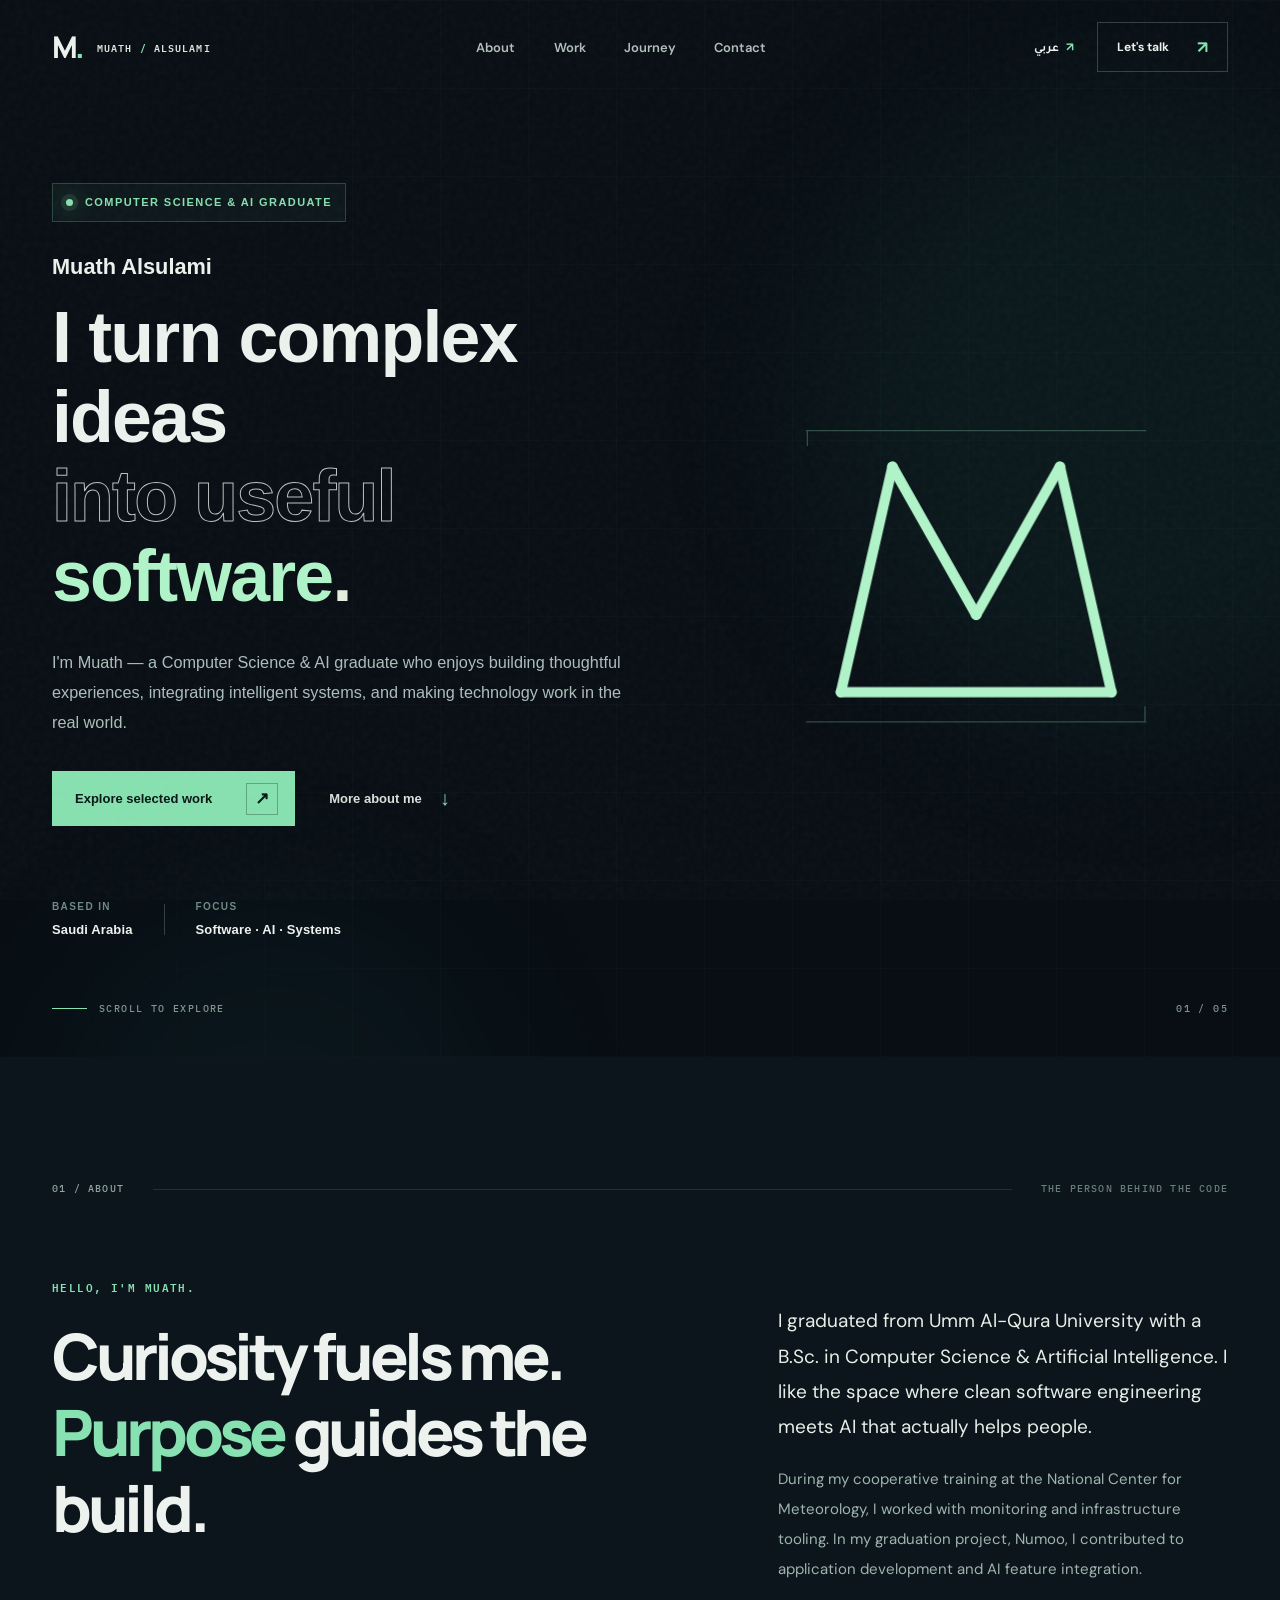
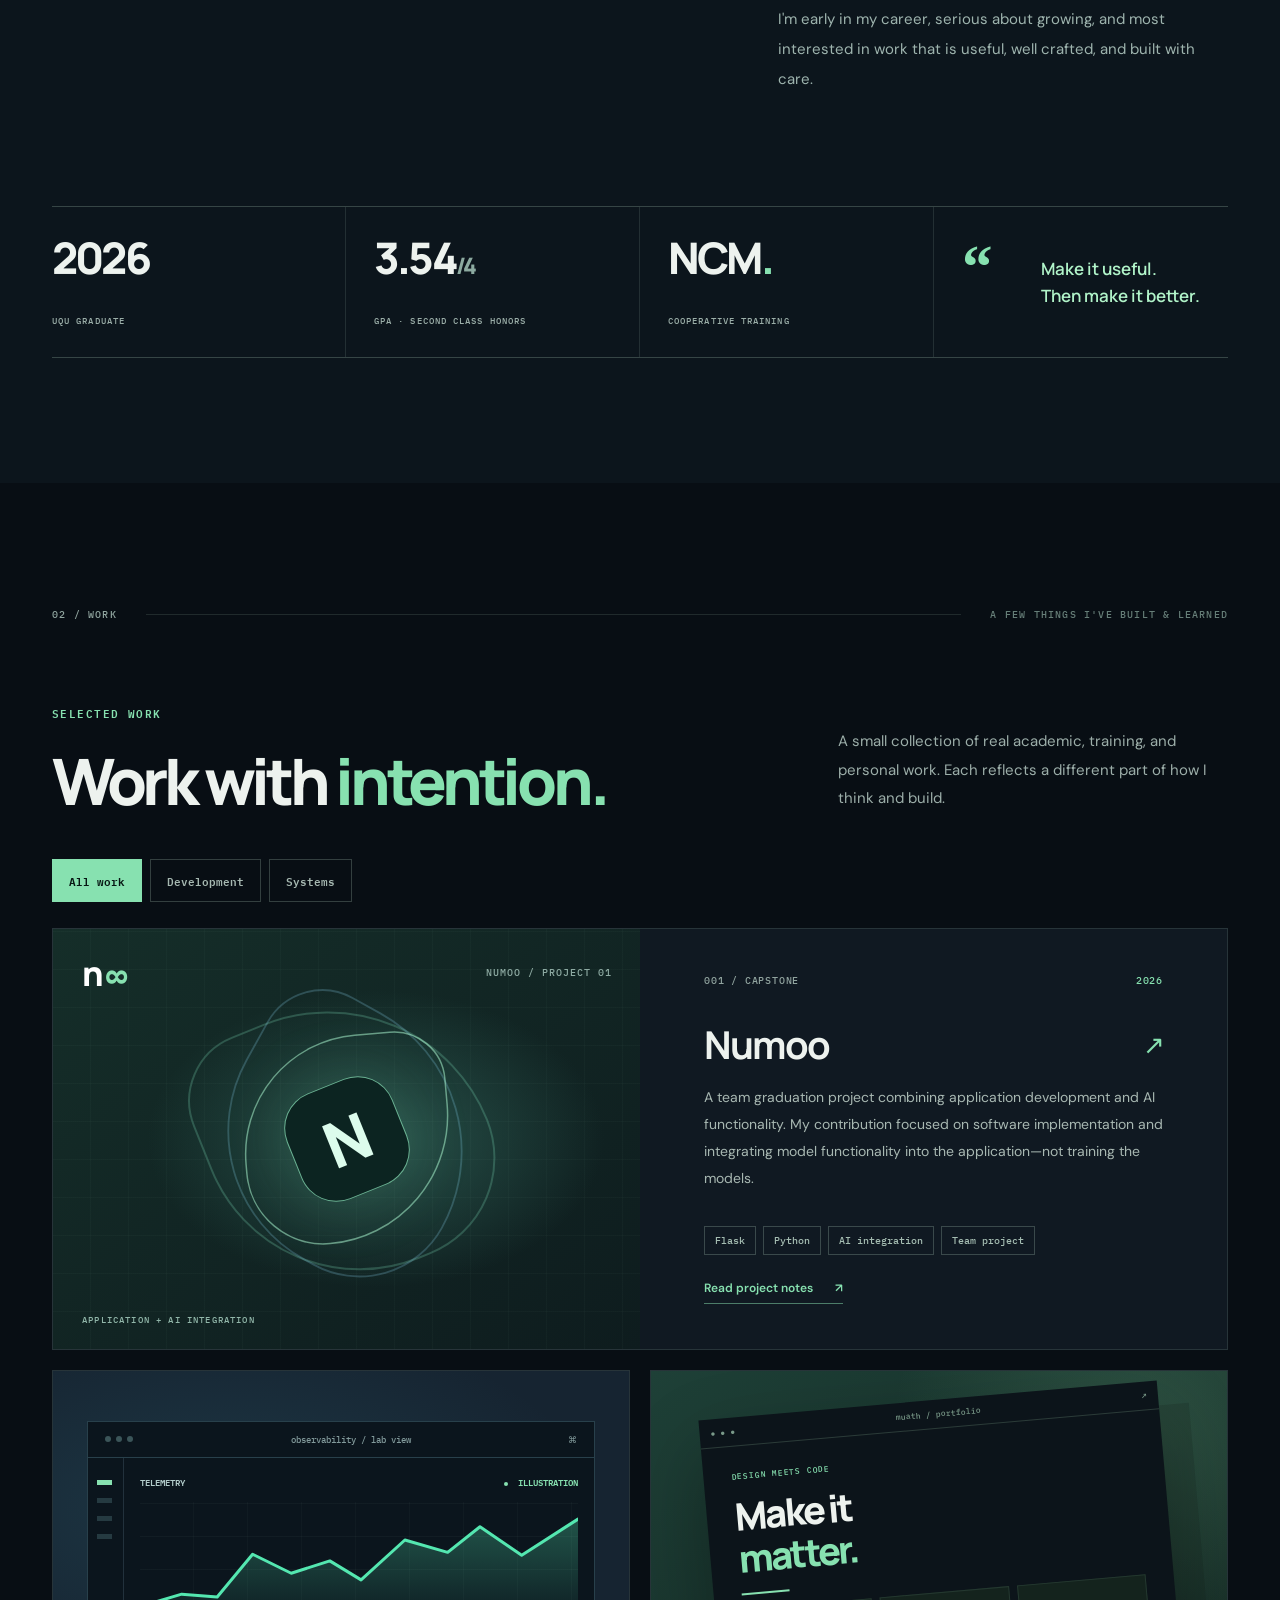
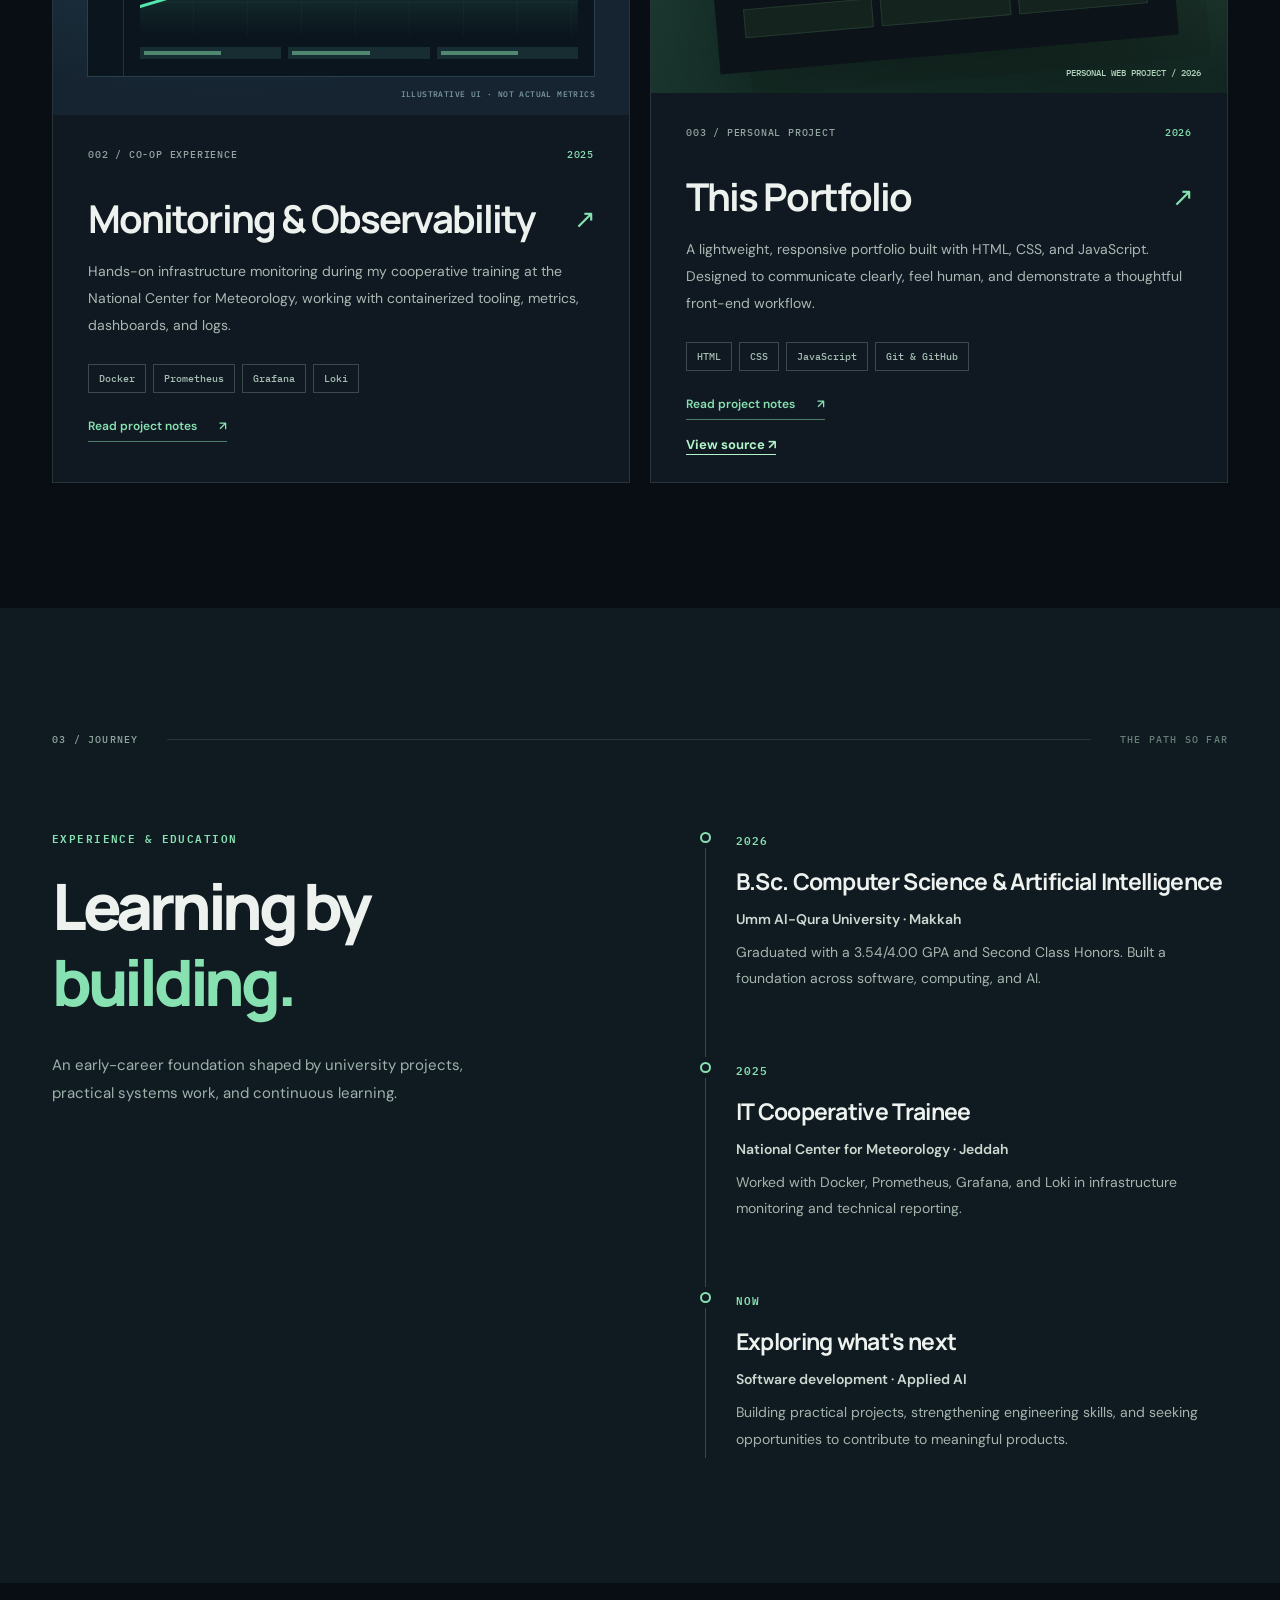
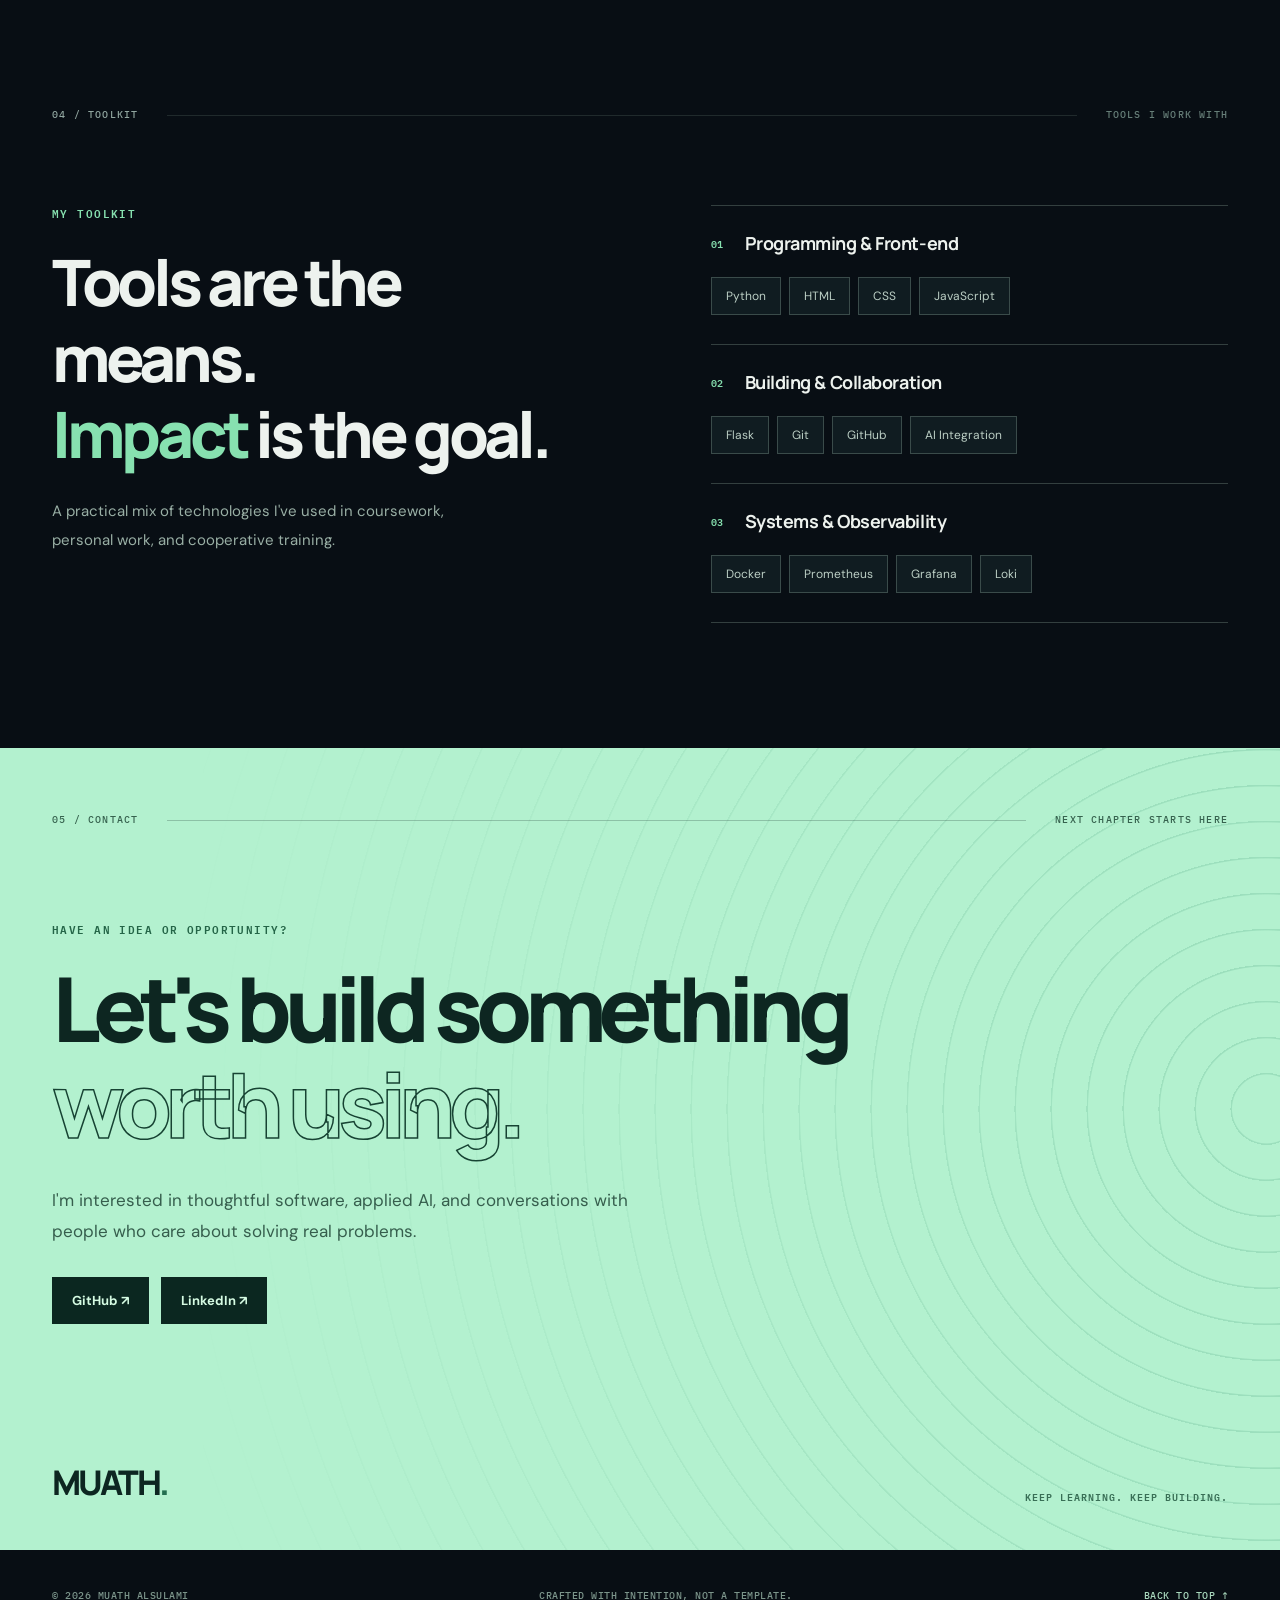
<file: experiments/trajectory/index.html>
<!doctype html>
<html lang="en" dir="ltr">
<head>
  <meta charset="UTF-8">
  <meta name="viewport" content="width=device-width, initial-scale=1">
  <link rel="icon" href="../shared/favicon.svg" type="image/svg+xml">
  <meta name="color-scheme" content="dark">
  <meta name="robots" content="noindex, nofollow">
  <meta property="og:type" content="website">
  <meta property="og:title" content="Muath Alsulami | Software & AI Portfolio">
  <meta property="og:description" content="Software development, AI integration, and observability — selected work by Muath Alsulami.">
  <meta property="og:url" content="https://muathmalsulami.github.io/learn-git-with-pathy/">
  <meta property="og:image" content="https://muathmalsulami.github.io/learn-git-with-pathy/assets/social-card.png">
  <meta name="twitter:card" content="summary_large_image">
  <link rel="canonical" href="https://muathmalsulami.github.io/learn-git-with-pathy/">
  <meta name="theme-color" content="#080e14">
  <meta name="description" content="Muath Alsulami — Computer Science and Artificial Intelligence graduate building practical software and intelligent experiences.">
  <title>Muath Alsulami — Software & AI Portfolio</title>
  <link rel="preconnect" href="https://fonts.googleapis.com">
  <link rel="preconnect" href="https://fonts.gstatic.com" crossorigin>
  <link href="https://fonts.googleapis.com/css2?family=DM+Sans:wght@400;500;600;700&family=IBM+Plex+Mono:wght@400;500;600&family=Manrope:wght@400;500;600;700;800&family=Tajawal:wght@400;500;700;800&display=swap" rel="stylesheet" media="print" onload="this.media='all'">
  <link rel="stylesheet" href="style.css">
  <noscript><style>.lang-switch,.menu-button,.filters,.project-details{display:none!important}@media(max-width:800px){.site-header{position:static}.site-nav{position:static;display:flex;flex-direction:row;flex-wrap:wrap;padding:0;border:0;box-shadow:none}.nav-shell{flex-wrap:wrap;padding-block:12px}.hero{padding-top:48px}}</style></noscript>
  <script src="script.js" defer></script>
</head>
<body>
  <a class="skip-link" href="#main">Skip to content</a>
  <div class="reading-progress" aria-hidden="true"></div>
  <div class="noise" aria-hidden="true"></div>

  <header class="site-header" id="top">
    <div class="container nav-shell">
      <a href="#home" class="brand" aria-label="M. MUATH / ALSULAMI — back to home">
        <span class="brand-symbol">M<span class="brand-spark">.</span></span>
        <span class="brand-caption">MUATH <span>/</span> ALSULAMI</span>
      </a>

      <nav class="site-nav" id="site-nav" aria-label="Main navigation">
        <a href="#about" data-i18n="navAbout">About</a>
        <a href="#work" data-i18n="navWork">Work</a>
        <a href="#journey" data-i18n="navJourney">Journey</a>
        <a href="#contact" data-i18n="navContact">Contact</a>
      </nav>

      <div class="header-actions">
        <button class="lang-switch" id="lang-switch" type="button" aria-label="عربي — switch language to Arabic">عربي <span aria-hidden="true">↗</span></button>
        <a class="nav-cta" href="#contact"><span data-i18n="navCta">Let's talk</span><span aria-hidden="true">↗</span></a>
        <button class="menu-button" id="menu-button" type="button" aria-controls="site-nav" aria-expanded="false" aria-label="Open menu">
          <span></span><span></span>
        </button>
      </div>
    </div>
  </header>

  <main id="main">
    <section class="hero section-anchor" id="home">
      <div class="hero-grid" aria-hidden="true"></div>
      <div class="hero-aura hero-aura--one" aria-hidden="true"></div>
      <div class="hero-aura hero-aura--two" aria-hidden="true"></div>
      <div class="container hero-content">
        <div class="hero-copy">
          <div class="eyebrow hero-eyebrow reveal"><span class="alive-dot"></span><span data-i18n="heroBadge">COMPUTER SCIENCE & AI GRADUATE</span></div>
          <p class="hero-name" data-i18n="heroName">Muath Alsulami</p>
          <h1 class="hero-title reveal" data-reveal-delay="1"><span data-i18n="heroLine1">I turn complex ideas</span><br><span class="outline-word" data-i18n="heroLine2">into useful</span> <span class="accent-word" data-i18n="heroLine3">software<span class="period">.</span></span></h1>
          <p class="hero-lead reveal" data-reveal-delay="2" data-i18n="heroLead">I'm Muath — a Computer Science & AI graduate who enjoys building thoughtful experiences, integrating intelligent systems, and making technology work in the real world.</p>
          <div class="hero-buttons reveal" data-reveal-delay="3">
            <a href="#work" class="button button-primary"><span data-i18n="heroPrimary">Explore selected work</span><span class="button-arrow" aria-hidden="true">↗</span></a>
            <a href="#about" class="button button-quiet"><span data-i18n="heroSecondary">More about me</span><span aria-hidden="true">↓</span></a>
          </div>
          <div class="hero-meta reveal" data-reveal-delay="4">
            <div><span class="meta-label" data-i18n="metaBased">BASED IN</span><strong data-i18n="metaBasedValue">Saudi Arabia</strong></div>
            <span class="meta-divider" aria-hidden="true"></span>
            <div><span class="meta-label" data-i18n="metaFocus">FOCUS</span><strong data-i18n="metaFocusValue">Software · AI · Systems</strong></div>
          </div>
        </div>

        <div class="hero-art signature-art"><button class="signature-button" type="button" disabled aria-label="Explore the animated identity"><svg viewBox="0 0 320 320" role="presentation" focusable="false"><g class="construction" fill="none"><path d="M28 47h264M28 273h264M29 47v12M291 261v12"/></g><g class="threads" fill="none" stroke="currentColor" stroke-linecap="round" stroke-width="8"><path class="thread thread-0" d="M 55 250 L 95 75"/><path class="thread thread-1" d="M 95 75 L 160 190"/><path class="thread thread-2" d="M 160 190 L 225 75"/><path class="thread thread-3" d="M 225 75 L 265 250"/><path class="thread thread-4" d="M 55 250 L 265 250"/></g></svg></button></div>
      </div>
      <div class="container hero-bottom reveal">
        <span><span class="small-line"></span><span data-i18n="scrollToExplore">SCROLL TO EXPLORE</span></span>
        <span class="hero-scroll-num">01 / 05</span>
      </div>
    </section>

    <section class="about section section-anchor" id="about">
      <div class="container">
        <div class="section-top reveal"><span class="section-index" data-i18n="indexAbout">01 / ABOUT</span><span class="section-rule"></span><span class="section-side" data-i18n="aboutSide">THE PERSON BEHIND THE CODE</span></div>
        <div class="about-layout">
          <div class="about-heading reveal">
            <p class="section-kicker" data-i18n="aboutKicker">HELLO, I'M MUATH.</p>
            <h2 class="big-statement" data-i18n="aboutHeading">Curiosity fuels me.<br><em>Purpose</em> guides the build.</h2>
          </div>
          <div class="about-details reveal">
            <p class="intro-paragraph" data-i18n="aboutParagraph1">I graduated from Umm Al-Qura University with a B.Sc. in Computer Science & Artificial Intelligence. I like the space where clean software engineering meets AI that actually helps people.</p>
            <p data-i18n="aboutParagraph2">During my cooperative training at the National Center for Meteorology, I worked with monitoring and infrastructure tooling. In my graduation project, Numoo, I contributed to application development and AI feature integration.</p>
            <p data-i18n="aboutParagraph3">I'm early in my career, serious about growing, and most interested in work that is useful, well crafted, and built with care.</p>
          </div>
        </div>
        <div class="facts-grid reveal">
          <div class="fact"><span class="fact-value">2026</span><span class="fact-label" data-i18n="factGraduation">UQU GRADUATE</span></div>
          <div class="fact"><span class="fact-value">3.54<span class="fact-trail">/4</span></span><span class="fact-label" data-i18n="factGpa">GPA · SECOND CLASS HONORS</span></div>
          <div class="fact"><span class="fact-value">NCM<span class="fact-dot">.</span></span><span class="fact-label" data-i18n="factTraining">COOPERATIVE TRAINING</span></div>
          <div class="fact fact-quote"><span class="quote-mark">“</span><span data-i18n="factQuote">Make it useful.<br>Then make it better.</span></div>
        </div>
      </div>
    </section>

    <section class="work section section-anchor" id="work">
      <div class="container">
        <div class="section-top reveal"><span class="section-index" data-i18n="indexWork">02 / WORK</span><span class="section-rule"></span><span class="section-side" data-i18n="workSide">A FEW THINGS I'VE BUILT & LEARNED</span></div>
        <div class="work-head reveal">
          <div><p class="section-kicker" data-i18n="workKicker">SELECTED WORK</p><h2 class="section-display" data-i18n="workHeading">Work with <em>intention.</em></h2></div>
          <p data-i18n="workIntro">A small collection of real academic, training, and personal work. Each reflects a different part of how I think and build.</p>
        </div>

        <div class="filters reveal" role="group" aria-label="Filter projects">
          <button type="button" class="filter is-active" data-filter="all" aria-pressed="true" data-i18n="filterAll">All work</button>
          <button type="button" class="filter" data-filter="development" aria-pressed="false" data-i18n="filterDev">Development</button>
          <button type="button" class="filter" data-filter="systems" aria-pressed="false" data-i18n="filterSystems">Systems</button>
        </div>

        <div class="projects">
          <article class="project-card project-card--numoo reveal" data-category="development" data-project="numoo">
            <div class="project-visual visual-numoo" aria-hidden="true">
              <div class="visual-topline"><span class="fake-logo">n<span>∞</span></span><span>NUMOO / PROJECT 01</span></div>
              <div class="numoo-compose"><div class="numoo-ribbon ribbon-one"></div><div class="numoo-ribbon ribbon-two"></div><div class="numoo-ribbon ribbon-three"></div><div class="numoo-core">N</div></div>
              <span class="visual-footnote">APPLICATION + AI INTEGRATION</span>
            </div>
            <div class="project-info"><div class="project-top"><span class="project-number" data-i18n="projectCapstone">001 / CAPSTONE</span><span class="project-year">2026</span></div><h3>Numoo <span class="project-arrow" aria-hidden="true">↗</span></h3><p data-i18n="numooDescription">A team graduation project combining application development and AI functionality. My contribution focused on software implementation and integrating model functionality into the application—not training the models.</p><div class="tags"><span>Flask</span><span>Python</span><span>AI integration</span><span>Team project</span></div><button class="project-details" type="button" data-open-project="numoo"><span data-i18n="viewDetails">Read project notes</span><span aria-hidden="true">↗</span></button></div>
          </article>

          <article class="project-card project-card--observability reveal" data-category="systems" data-project="monitoring">
            <div class="project-visual visual-monitoring" aria-hidden="true">
              <div class="terminal-top"><span class="terminal-dots"><i></i><i></i><i></i></span><span>observability / lab view</span><span>⌘</span></div>
              <div class="dashboard-art"><div class="dashboard-side"><span></span><span></span><span></span><span></span></div><div class="dashboard-main"><div class="dashboard-title"><span>TELEMETRY</span><span class="tiny-live"><i></i> ILLUSTRATION</span></div><div class="linegraph"><svg viewBox="0 0 420 140" preserveAspectRatio="none" role="presentation"><defs><linearGradient id="plotFill" x1="0" x2="0" y1="0" y2="1"><stop offset="0" stop-color="#54e7b0" stop-opacity=".30"/><stop offset="1" stop-color="#54e7b0" stop-opacity="0"/></linearGradient></defs><path d="M0 110 L40 97 L74 100 L108 55 L145 75 L182 62 L212 82 L254 40 L295 53 L326 26 L366 56 L420 18 L420 140 L0 140 Z" fill="url(#plotFill)"/><path d="M0 110 L40 97 L74 100 L108 55 L145 75 L182 62 L212 82 L254 40 L295 53 L326 26 L366 56 L420 18" stroke="#54e7b0" stroke-width="3" vector-effect="non-scaling-stroke" fill="none" stroke-linecap="round" stroke-linejoin="round"/></svg></div><div class="dashboard-bottom"><span><i></i></span><span><i></i></span><span><i></i></span></div></div></div>
              <span class="illustration-note" data-i18n="monitorVisualNote">ILLUSTRATIVE UI · NOT ACTUAL METRICS</span>
            </div>
            <div class="project-info"><div class="project-top"><span class="project-number" data-i18n="projectCoop">002 / CO-OP EXPERIENCE</span><span class="project-year">2025</span></div><h3 data-i18n="monitorTitle">Monitoring & Observability <span class="project-arrow" aria-hidden="true">↗</span></h3><p data-i18n="monitorDescription">Hands-on infrastructure monitoring during my cooperative training at the National Center for Meteorology, working with containerized tooling, metrics, dashboards, and logs.</p><div class="tags"><span>Docker</span><span>Prometheus</span><span>Grafana</span><span>Loki</span></div><button class="project-details" type="button" data-open-project="monitoring"><span data-i18n="viewDetails">Read project notes</span><span aria-hidden="true">↗</span></button></div>
          </article>

          <article class="project-card project-card--portfolio reveal" data-category="development" data-project="portfolio">
            <div class="project-visual visual-portfolio" aria-hidden="true">
              <div class="browser-mini"><div class="browser-mini-bar"><span>● ● ●</span><span>muath / portfolio</span><span>↗</span></div><div class="browser-mini-content"><span class="browser-mini-kicker">DESIGN MEETS CODE</span><span class="browser-mini-headline">Make it<br><em>matter.</em></span><span class="browser-mini-rule"></span><div class="browser-mini-cards"><span></span><span></span><span></span></div></div></div>
              <span class="portfolio-label">PERSONAL WEB PROJECT / 2026</span>
            </div>
            <div class="project-info"><div class="project-top"><span class="project-number" data-i18n="projectPersonal">003 / PERSONAL PROJECT</span><span class="project-year">2026</span></div><h3 data-i18n="portfolioTitle">This Portfolio <span class="project-arrow" aria-hidden="true">↗</span></h3><p data-i18n="portfolioDescription">A lightweight, responsive portfolio built with HTML, CSS, and JavaScript. Designed to communicate clearly, feel human, and demonstrate a thoughtful front-end workflow.</p><div class="tags"><span>HTML</span><span>CSS</span><span>JavaScript</span><span>Git & GitHub</span></div><button class="project-details" type="button" data-open-project="portfolio"><span data-i18n="viewDetails">Read project notes</span><span aria-hidden="true">↗</span></button><a class="project-source" href="https://github.com/muathmalsulami/learn-git-with-pathy" data-i18n="viewSource">View source ↗</a></div>
          </article>
        </div>
      </div>
    </section>

    <section class="journey section section-anchor" id="journey">
      <div class="container">
        <div class="section-top reveal"><span class="section-index" data-i18n="indexJourney">03 / JOURNEY</span><span class="section-rule"></span><span class="section-side" data-i18n="journeySide">THE PATH SO FAR</span></div>
        <div class="journey-grid"><div class="journey-intro reveal"><p class="section-kicker" data-i18n="journeyKicker">EXPERIENCE & EDUCATION</p><h2 class="section-display" data-i18n="journeyHeading">Learning by <em>building.</em></h2><p data-i18n="journeyIntro">An early-career foundation shaped by university projects, practical systems work, and continuous learning.</p></div><div class="timeline reveal">
          <div class="timeline-item"><div class="timeline-marker"></div><div class="timeline-date">2026</div><h3 data-i18n="educationTitle">B.Sc. Computer Science & Artificial Intelligence</h3><p class="timeline-place" data-i18n="educationPlace">Umm Al-Qura University · Makkah</p><p data-i18n="educationDescription">Graduated with a 3.54/4.00 GPA and Second Class Honors. Built a foundation across software, computing, and AI.</p></div>
          <div class="timeline-item"><div class="timeline-marker"></div><div class="timeline-date">2025</div><h3 data-i18n="trainingTitle">IT Cooperative Trainee</h3><p class="timeline-place" data-i18n="trainingPlace">National Center for Meteorology · Jeddah</p><p data-i18n="trainingDescription">Worked with Docker, Prometheus, Grafana, and Loki in infrastructure monitoring and technical reporting.</p></div>
          <div class="timeline-item"><div class="timeline-marker"></div><div class="timeline-date" data-i18n="journeyNow">NOW</div><h3 data-i18n="nowTitle">Exploring what's next</h3><p class="timeline-place" data-i18n="nowPlace">Software development · Applied AI</p><p data-i18n="nowDescription">Building practical projects, strengthening engineering skills, and seeking opportunities to contribute to meaningful products.</p></div>
        </div></div>
      </div>
    </section>

    <section class="capabilities section section-anchor" id="capabilities">
      <div class="container">
        <div class="section-top reveal"><span class="section-index" data-i18n="indexToolkit">04 / TOOLKIT</span><span class="section-rule"></span><span class="section-side" data-i18n="skillsSide">TOOLS I WORK WITH</span></div>
        <div class="capabilities-grid"><div class="reveal"><p class="section-kicker" data-i18n="skillsKicker">MY TOOLKIT</p><h2 class="section-display" data-i18n="skillsHeading">Tools are the means.<br><em>Impact</em> is the goal.</h2><p class="capabilities-note" data-i18n="skillsNote">A practical mix of technologies I've used in coursework, personal work, and cooperative training.</p></div><div class="skill-groups reveal">
          <div class="skill-group"><div class="skill-group-title"><span class="skill-group-index">01</span><h3 data-i18n="skillProgramming">Programming & Front-end</h3></div><div class="skill-pills"><span>Python</span><span>HTML</span><span>CSS</span><span>JavaScript</span></div></div>
          <div class="skill-group"><div class="skill-group-title"><span class="skill-group-index">02</span><h3 data-i18n="skillBuild">Building & Collaboration</h3></div><div class="skill-pills"><span>Flask</span><span>Git</span><span>GitHub</span><span>AI Integration</span></div></div>
          <div class="skill-group"><div class="skill-group-title"><span class="skill-group-index">03</span><h3 data-i18n="skillSystems">Systems & Observability</h3></div><div class="skill-pills"><span>Docker</span><span>Prometheus</span><span>Grafana</span><span>Loki</span></div></div>
        </div></div>
      </div>
    </section>

    <section class="contact section-anchor" id="contact">
      <div class="container contact-wrap">
        <div class="contact-pattern" aria-hidden="true"></div>
        <div class="section-top contact-top reveal"><span class="section-index" data-i18n="indexContact">05 / CONTACT</span><span class="section-rule"></span><span class="section-side" data-i18n="contactSide">NEXT CHAPTER STARTS HERE</span></div>
        <div class="contact-content reveal"><p class="section-kicker" data-i18n="contactKicker">HAVE AN IDEA OR OPPORTUNITY?</p><h2 data-i18n="contactHeading">Let's build something<br><em>worth using.</em></h2><p data-i18n="contactText">I'm interested in thoughtful software, applied AI, and conversations with people who care about solving real problems.</p><div class="contact-actions" id="contact-actions" aria-label="Contact methods"><a href="https://github.com/muathmalsulami">GitHub ↗</a><a href="https://www.linkedin.com/in/muath-m-alsulami/">LinkedIn ↗</a></div><p class="contact-empty" id="contact-empty" hidden></p></div>
        <div class="contact-footer reveal"><span class="contact-signature">MUATH<span>.</span></span><span data-i18n="contactSignature">KEEP LEARNING. KEEP BUILDING.</span></div>
      </div>
    </section>
  </main>

  <footer class="site-footer"><div class="container footer-inner"><span>© <span id="year">2026</span> MUATH ALSULAMI</span><span data-i18n="footerCrafted">CRAFTED WITH INTENTION, NOT A TEMPLATE.</span><a href="#home" aria-label="Back to top"><span data-i18n="backTop">BACK TO TOP</span> ↑</a></div></footer>

  <dialog id="project-dialog" class="project-dialog" aria-labelledby="dialog-title"><div class="dialog-inner"><div class="dialog-top"><span class="dialog-kicker" data-i18n="dialogKicker">PROJECT NOTES</span><div class="dialog-actions"><button class="lang-switch dialog-language" id="dialog-language" type="button" aria-label="عربي — switch language to Arabic">عربي <span aria-hidden="true">↗</span></button><button type="button" class="dialog-close" id="dialog-close" aria-label="Close project details">×</button></div></div><h2 id="dialog-title"></h2><p id="dialog-description"></p><h3 data-i18n="dialogContribution">My contribution / context</h3><p id="dialog-contribution"></p><h3 data-i18n="dialogLearning">What it taught me</h3><p id="dialog-learning"></p><button type="button" class="dialog-done" id="dialog-done" data-i18n="dialogDone">Close notes</button></div></dialog>
</body>
</html>
</file>
<file: style.css>
:root {
  color-scheme: dark;
  --bg: #080e14;
  --bg-lift: #0b131b;
  --surface: #111c24;
  --surface-2: #15232b;
  --text: #edf2ee;
  --muted: #9caeaa;
  --soft: #788e8b;
  --green: #87e1b0;
  --green-strong: #b1f4c9;
  --line: rgba(204, 240, 219, .12);
  --line-strong: rgba(204, 240, 219, .22);
  --font-display: 'Manrope', 'Tajawal', sans-serif;
  --font-body: 'DM Sans', 'Tajawal', sans-serif;
  --font-mono: 'IBM Plex Mono', monospace;
  --max: 1370px;
}
*, *::before, *::after { box-sizing: border-box; }
html { scroll-behavior: smooth; scroll-padding-top: 90px; }
body { margin: 0; background: var(--bg); color: var(--text); font-family: var(--font-body); -webkit-font-smoothing: antialiased; }
body.menu-open, body:has(dialog[open]) { overflow: hidden; }
::selection { background: var(--green); color: #0a1416; }
a { color: inherit; text-decoration: none; }
button { font: inherit; cursor: pointer; }
button, a { -webkit-tap-highlight-color: transparent; }
button:focus-visible, a:focus-visible { outline: 2px solid var(--green); outline-offset: 5px; }
.skip-link { position: fixed; top: -100px; inset-inline-start: 16px; padding: 12px 20px; z-index: 200; background: var(--green); color: var(--bg); border-radius: 6px; }
.skip-link:focus { top: 10px; }
.container { max-width: var(--max); width: calc(100% - 104px); margin-inline: auto; }
.reading-progress { position: fixed; top: 0; inset-inline-start: 0; height: 2px; width: 0; background: var(--green); z-index: 150; box-shadow: 0 0 18px rgba(135,225,176,.55); }
.noise { position: fixed; inset: 0; pointer-events: none; z-index: 110; opacity: .08; background-image: url("data:image/svg+xml,%3Csvg viewBox='0 0 180 180' xmlns='http://www.w3.org/2000/svg'%3E%3Cfilter id='n'%3E%3CfeTurbulence type='fractalNoise' baseFrequency='.84' numOctaves='3' stitchTiles='stitch'/%3E%3C/filter%3E%3Crect width='100%25' height='100%25' filter='url(%23n)' opacity='.45'/%3E%3C/svg%3E"); }
.site-header { position: fixed; inset-block-start: 0; inset-inline: 0; z-index: 100; border-bottom: 1px solid transparent; transition: background .3s ease, border-color .3s ease; }
.site-header.is-scrolled { background: rgba(8,14,20,.83); border-color: var(--line); -webkit-backdrop-filter: blur(24px); backdrop-filter: blur(24px); }
.nav-shell { display: flex; align-items: center; gap: 28px; min-height: 94px; }
.brand { display: inline-flex; align-items: center; gap: 15px; flex-shrink: 0; }
.brand-symbol { font: 800 30px/1 var(--font-display); letter-spacing: -3px; }
.brand-spark, .contact-signature span { color: var(--green); }
.brand-caption { font: 600 10px/1.3 var(--font-mono); letter-spacing: .11em; color: #dce7dd; }
.brand-caption span { color: var(--green); }
.site-nav { margin-inline: auto; display: flex; align-items: center; gap: clamp(20px, 3vw, 48px); }
.site-nav a { position: relative; padding: 12px 0; color: #b2c0bc; font-size: 13px; font-weight: 600; transition: color .2s; }
.site-nav a::after { content: ''; height: 2px; position: absolute; bottom: 4px; inset-inline-start: 0; width: 0; background: var(--green); transition: width .3s ease; }
.site-nav a:hover, .site-nav a.is-active { color: var(--text); }
.site-nav a.is-active::after, .site-nav a:hover::after { width: 100%; }
.header-actions { display: flex; align-items: center; gap: 21px; }
.lang-switch { border: 0; background: transparent; color: var(--text); font-size: 12px; font-weight: 700; padding: 9px 2px; white-space: nowrap; }
.lang-switch span { color: var(--green); margin-inline-start: 4px; }
.nav-cta { border: 1px solid var(--line-strong); display: flex; align-items: center; gap: 28px; padding: 13px 19px; font-size: 12px; font-weight: 700; transition: .25s; white-space: nowrap; }
.nav-cta span:last-child { color: var(--green); font-size: 17px; }
.nav-cta:hover { background: var(--green); color: var(--bg); border-color: var(--green); }
.nav-cta:hover span:last-child { color: var(--bg); }
.menu-button { display: none; width: 41px; height: 41px; border: 1px solid var(--line-strong); background: transparent; color: var(--text); align-items: center; justify-content: center; flex-direction: column; gap: 6px; }
.menu-button span { display: block; width: 19px; height: 1px; background: currentColor; transition: transform .25s ease; }

.hero { position: relative; min-height: 810px; min-height: min(930px, 100svh); padding-block: 150px 42px; overflow: hidden; display: flex; flex-direction: column; isolation: isolate; }
.hero-grid { position: absolute; inset: 0; z-index: -4; opacity: .29; background-image: linear-gradient(to right, rgba(105,150,135,.12) 1px,transparent 1px),linear-gradient(to bottom,rgba(105,150,135,.12) 1px,transparent 1px); background-size: 88px 88px; mask-image: linear-gradient(90deg,transparent,black 33%,black 100%); }
.hero-aura { position: absolute; border-radius: 50%; pointer-events: none; filter: blur(75px); z-index: -3; }
.hero-aura--one { width: 630px; height: 630px; background: rgba(28,101,86,.12); inset-inline-end: -160px; top: 95px; }
.hero-aura--two { width: 420px; height: 420px; background: rgba(24,76,83,.13); inset-inline-start: 5%; bottom: -270px; }
.hero-content { display: grid; grid-template-columns: minmax(0, 1.13fr) minmax(390px, .87fr); gap: 20px; flex: 1; align-items: center; }
.hero-copy { position: relative; z-index: 2; padding-block: 33px 65px; }
.eyebrow, .section-kicker { color: var(--green); font: 600 11px/1.5 var(--font-mono); letter-spacing: .13em; }
.hero-eyebrow { display: inline-flex; align-items: center; gap: 12px; border: 1px solid rgba(135,225,176,.23); background: rgba(135,225,176,.045); padding: 10px 13px; margin-bottom: 30px; }
.alive-dot { width: 7px; height: 7px; background: var(--green); border-radius: 50%; box-shadow: 0 0 0 5px rgba(135,225,176,.11), 0 0 22px var(--green); animation: breathe 2.5s ease-in-out infinite; }
.hero-title { margin: 0; max-width: 870px; font: 800 clamp(55px, 5.6vw, 93px)/1.11 var(--font-display); letter-spacing: -.075em; }
.outline-word { color: transparent; -webkit-text-stroke: 1px rgba(237,242,238,.79); }
.accent-word { color: var(--green-strong); }
.period { color: #e5efdf; }
.hero-lead { color: #acbfba; max-width: 590px; margin-block: 31px 0; font-size: clamp(15px,1.27vw,18px); line-height: 1.85; }
.hero-buttons { display: flex; align-items: center; gap: 19px; flex-wrap: wrap; margin-top: 34px; }
.button { display: inline-flex; align-items: center; justify-content: center; gap: 34px; min-height: 55px; font-size: 13px; font-weight: 700; transition: transform .22s ease, background .22s ease, border-color .22s ease; }
.button:hover { transform: translateY(-3px); }
.button-primary { background: var(--green); color: #071713; padding: 0 17px 0 23px; }
.button-primary:hover { background: #bbf8d5; }
.button-arrow { display: grid; place-items: center; width: 32px; height: 32px; border: 1px solid rgba(7,23,19,.3); font-size: 17px; }
.button-quiet { color: #d8e2da; padding: 0 15px; gap: 18px; }
.button-quiet span:last-child { font-size: 20px; color: var(--green); }
.hero-meta { display: flex; gap: 31px; margin-top: 76px; align-items: center; }
.hero-meta > div { display: grid; gap: 10px; }
.meta-label { font: 600 10px/1 var(--font-mono); letter-spacing: .14em; color: #718984; }
.hero-meta strong { font-size: 13px; letter-spacing: .01em; font-weight: 600; }
.meta-divider { width: 1px; height: 31px; background: var(--line-strong); }
.hero-art { width: 100%; aspect-ratio: 1; max-width: 620px; margin-inline: auto; position: relative; transform-style: preserve-3d; }
.art-glow { position: absolute; inset: 14%; border-radius: 50%; background: radial-gradient(circle, rgba(118,227,180,.09),transparent 67%); }
.orbit { position: absolute; border: 1px solid rgba(140,207,177,.15); border-radius: 50%; inset: 5%; }
.orbit-middle { inset: 18%; border-style: dashed; border-color: rgba(140,207,177,.24); animation: orbit-spin 80s linear infinite; }
.orbit-inner { inset: 30%; border-color: rgba(160,237,188,.28); box-shadow: inset 0 0 45px rgba(140,207,177,.04); }
.orbit-outer::before, .orbit-outer::after { content: ''; position: absolute; background: var(--green); border-radius: 50%; width: 5px; height: 5px; box-shadow: 0 0 15px var(--green); }
.orbit-outer::before { top: 13%; left: 16%; } .orbit-outer::after { bottom: 19%; right: 13%; }
.orbit-dashes { position: absolute; inset: -3%; border-radius: 50%; background: repeating-conic-gradient(from -15deg,rgba(153,226,186,.34) 0deg 1deg,transparent 1deg 20deg); mask-image: radial-gradient(transparent 69%,#000 69.1%,#000 69.5%,transparent 69.6%); opacity: .5; }
.orbital-track { position: absolute; inset: 18%; border-radius: 50%; animation: orbit-spin 14s linear infinite; }
.orbit-particle { position: absolute; width: 10px; height: 10px; border-radius: 50%; left: calc(50% - 5px); top: -5px; background: var(--green); box-shadow: 0 0 26px var(--green),0 0 55px rgba(135,225,176,.5); }
.art-center { display: grid; place-items: center; position: absolute; inset: 32%; background: radial-gradient(circle at 40% 30%,#17382f,#0d1c1c 80%); border: 1px solid rgba(132,220,179,.37); border-radius: 50%; box-shadow: 0 20px 130px rgba(60,215,157,.11),inset 0 0 50px rgba(80,201,151,.07); }
.art-center-ring { width: 87%; height: 87%; border: 1px solid rgba(135,225,176,.13); border-radius: 50%; display: flex; flex-direction: column; align-items: center; justify-content: center; gap: 7px; }
.art-monogram { font: 800 clamp(72px,8vw,117px)/1 var(--font-display); letter-spacing: -.12em; margin-inline-start: -.1em; text-shadow: 0 0 55px rgba(146,231,184,.28); }
.art-monogram span { color: var(--green); }
.art-center small { font: 500 8px/1.3 var(--font-mono); color: #8db3a4; letter-spacing: .13em; }
.signal { position: absolute; z-index: 3; display: flex; align-items: center; gap: 12px; padding: 12px 14px; font: 600 9px/1 var(--font-mono); letter-spacing: .1em; background: rgba(15,30,35,.92); border: 1px solid rgba(135,225,176,.26); box-shadow: 0 20px 60px rgba(0,0,0,.24); white-space: nowrap; animation: hover-float 7s ease-in-out infinite; }
.signal-icon { width: 28px; height: 28px; display: grid; place-items: center; background: rgba(135,225,176,.1); font: 600 13px var(--font-mono); color: var(--green); }
.signal-one { top: 16%; left: -1%; }.signal-two { top: 36%; right: -3%; animation-delay: -2s; }.signal-three { bottom: 13%; left: 8%; animation-delay: -4s; }
.coordinates { position: absolute; font: 500 9px/1.9 var(--font-mono); color: #718d86; letter-spacing: .12em; }
.coordinates-one { right: 13%; top: 8%; }.coordinates-two { right: 7%; bottom: 10%; text-align: end; }
.art-cross { position: absolute; color: var(--green); font: 20px var(--font-mono); opacity: .4; }.art-cross-one { left: 12%; top: 55%; }.art-cross-two { right: 21%; bottom: 28%; }
.hero-bottom { display: flex; justify-content: space-between; color: #7f958f; font: 500 10px var(--font-mono); letter-spacing: .14em; }
.hero-bottom > span:first-child { display: flex; align-items: center; gap: 12px; }.small-line { display: inline-block; width: 35px; height: 1px; background: var(--green); }
.section { padding-block: 125px; }
.section-top { display: flex; align-items: center; gap: 29px; margin-bottom: 83px; white-space: nowrap; }
.section-index, .section-side { color: #91a6a0; font: 500 10px/1.4 var(--font-mono); letter-spacing: .12em; }
.index-sep { color: var(--green); margin-inline: 9px; }.section-rule { height: 1px; flex: 1; background: var(--line); }.section-side { color: #667e78; }
.section-kicker { margin: 0 0 22px; }
.big-statement, .section-display { margin: 0; font: 800 clamp(39px,5vw,75px)/1.19 var(--font-display); letter-spacing: -.067em; }
.big-statement em, .section-display em { color: var(--green); font-style: normal; }
.about { background: #0c151c; }
.about-layout { display: grid; grid-template-columns: 1.15fr .85fr; gap: 10%; align-items: start; }
.about-details { padding-top: 24px; }
.about-details p { color: #9eb4ae; font-size: 15px; line-height: 2; margin: 0 0 20px; }
.about-details .intro-paragraph { font-size: 19px; line-height: 1.85; color: #e6eee7; }
.facts-grid { margin-top: 92px; display: grid; grid-template-columns: repeat(4,1fr); border-top: 1px solid var(--line-strong); border-bottom: 1px solid var(--line-strong); }
.fact { min-height: 150px; padding: 29px 28px; border-inline-end: 1px solid var(--line); display: flex; flex-direction: column; justify-content: space-between; gap: 13px; }
.fact:first-child { padding-inline-start: 0; }.fact:last-child { border-inline-end: 0; }
.fact-value { font: 800 clamp(31px,3.4vw,48px)/1 var(--font-display); letter-spacing: -.065em; }.fact-trail { font-size: .52em; color: #8caaa0; }.fact-dot { color: var(--green); }
.fact-label { font: 500 9px/1.5 var(--font-mono); letter-spacing: .12em; color: #9baea8; }
.fact-quote { flex-direction: row; align-items: center; font: 600 17px/1.6 var(--font-display); color: var(--green-strong); }.quote-mark { font-size: 61px; font-family: Georgia,serif; line-height: 1; color: var(--green); align-self: flex-start; }
.work { background: var(--bg); }
.work-head { display: flex; justify-content: space-between; gap: 45px; align-items: end; margin-bottom: 39px; }
.work-head > p { color: #9caea9; max-width: 390px; font-size: 15px; line-height: 1.9; margin-bottom: 7px; }
.filters { display: flex; flex-wrap: wrap; gap: 8px; margin-bottom: 26px; }
.filter { background: transparent; border: 1px solid var(--line-strong); color: #a6b8b1; padding: 11px 16px; font: 600 11px var(--font-mono); transition: .2s ease; }
.filter:hover { border-color: var(--green); color: var(--text); }.filter.is-active { background: var(--green); color: #071613; border-color: var(--green); }
.projects { display: grid; grid-template-columns: repeat(2,minmax(0,1fr)); gap: 20px; }
.project-card { border: 1px solid var(--line); background: #101922; overflow: hidden; min-width: 0; transition: border-color .25s ease, transform .3s ease; }
.project-card:hover { border-color: rgba(135,225,176,.48); transform: translateY(-4px); }
.project-card[hidden] { display: none !important; }
.project-card--numoo { grid-column: 1/-1; display: grid; grid-template-columns: 1fr 1fr; }
.project-visual { min-height: 322px; position: relative; overflow: hidden; isolation: isolate; }
.project-card--numoo .project-visual { min-height: 420px; }
.visual-numoo { background: #112a27; background-image: radial-gradient(ellipse at 55% 50%,#28534b 0, transparent 50%),linear-gradient(145deg,#152e29,#0e1c1e); }
.visual-numoo::before { content: ''; position: absolute; inset: 0; background: repeating-linear-gradient(0deg,transparent 0 37px,rgba(175,236,205,.055) 38px),repeating-linear-gradient(90deg,transparent 0 37px,rgba(175,236,205,.055) 38px); }
.visual-topline { position: absolute; top: 27px; left: 29px; right: 28px; z-index: 2; display: flex; justify-content: space-between; align-items: center; color: #8eaba3; font: 500 10px var(--font-mono); letter-spacing: .1em; }
.fake-logo { color: white; font: 800 34px/1 var(--font-display); }.fake-logo span { font-size: 31px; color: var(--green); }
.numoo-compose { position: absolute; width: 300px; height: 300px; left: 50%; top: 50%; translate: -50% -50%; transform: rotate(-22deg); }
.numoo-ribbon { position: absolute; inset: 12px; border: 2px solid rgba(142,248,205,.21); border-radius: 28% 70% 42% 65%; transform: rotate(0deg); }
.ribbon-two { border-color: rgba(146,223,255,.22); transform: rotate(51deg) scale(.92); }.ribbon-three { border-color: rgba(170,245,208,.54); transform: rotate(107deg) scale(.75); }
.numoo-core { position: absolute; inset: 31%; display: grid; place-items: center; background: #0c2421; color: #dcfcec; border: 1px solid rgba(154,249,204,.66); font: 800 63px var(--font-display); border-radius: 33%; box-shadow: 0 0 70px rgba(135,225,176,.15); }
.visual-footnote { position: absolute; bottom: 24px; inset-inline-start: 29px; font: 500 9px var(--font-mono); letter-spacing: .13em; color: #91b6a9; }
.project-info { padding: 33px 35px 29px; display: flex; flex-direction: column; }
.project-card--numoo .project-info { justify-content: center; padding: 45px clamp(35px,5vw,72px); }
.project-top { display: flex; justify-content: space-between; gap: 14px; color: #91a49f; font: 500 10px var(--font-mono); letter-spacing: .08em; }
.project-year { color: var(--green); }
.project-info h3 { margin: 35px 0 16px; font: 700 clamp(27px,3vw,39px)/1.2 var(--font-display); letter-spacing: -.05em; display: flex; align-items: center; justify-content: space-between; gap: 20px; }
.project-arrow { flex: 0 0 auto; color: var(--green); font-size: 26px; font-weight: 400; transition: transform .25s; }.project-card:hover .project-arrow { transform: translate(3px,-3px); }
.project-info > p { color: #a8b8b2; font-size: 14px; line-height: 1.93; margin: 0 0 25px; }
.tags { display: flex; flex-wrap: wrap; gap: 7px; margin-top: auto; }.tags span { border: 1px solid var(--line-strong); color: #a5bdb2; padding: 7px 10px; font: 500 10px var(--font-mono); }
.project-details { margin-top: 25px; align-self: flex-start; border: 0; background: transparent; padding: 0 0 7px; color: var(--green); font: 600 12px var(--font-body); border-bottom: 1px solid rgba(135,225,176,.5); display: inline-flex; align-items: center; gap: 22px; }
.project-details:hover { color: #c2ffdd; }
.visual-monitoring { background: #162431; padding: 50px 34px 38px; }
.visual-monitoring::before { content: ''; position: absolute; inset: 0; z-index: -1; background: radial-gradient(ellipse at 30% 40%,rgba(55,125,142,.22), transparent 65%); }
.terminal-top { background: #0b151d; border: 1px solid #28404b; border-bottom: 0; padding: 12px 17px; font: 500 9px var(--font-mono); color: #829a9b; display: flex; align-items: center; justify-content: space-between; }
.terminal-dots { display: flex; gap: 5px; }.terminal-dots i { width: 6px; height: 6px; border-radius: 50%; background: #3b5559; }
.dashboard-art { height: 220px; border: 1px solid #28404b; background: #0b151d; display: flex; }
.dashboard-side { width: 36px; flex: 0 0 36px; border-inline-end: 1px solid #22313c; padding: 22px 9px; display: flex; flex-direction: column; gap: 13px; }
.dashboard-side span { height: 5px; width: 15px; background: #253a41; }.dashboard-side span:first-child { background: var(--green); }
.dashboard-main { flex: 1; min-width: 0; padding: 16px; }
.dashboard-title { font: 600 9px var(--font-mono); color: #b2cbca; display: flex; justify-content: space-between; }.tiny-live { color: var(--green); }.tiny-live i { display: inline-block; height: 4px; width: 4px; border-radius: 50%; background: currentColor; margin-inline-end: 5px; }
.linegraph { height: 133px; width: 100%; background: repeating-linear-gradient(0deg,transparent 0 32px,rgba(176,215,200,.08) 33px),repeating-linear-gradient(90deg,transparent 0 53px,rgba(176,215,200,.06) 54px); overflow: hidden; margin-top: 12px; }.linegraph svg { width: 100%; height: 100%; display: block; }
.dashboard-bottom { display: flex; gap: 7px; margin-top: 12px; }.dashboard-bottom span { height: 12px; flex: 1; background: #172d31; padding: 4px; }.dashboard-bottom i { display: block; width: 58%; height: 4px; background: rgba(135,225,176,.5); }
.illustration-note { position: absolute; bottom: 16px; inset-inline-end: 34px; color: #819eaa; font: 500 8px var(--font-mono); letter-spacing: .05em; }
.visual-portfolio { background: #273932; display: grid; place-items: center; padding: 31px; background-image: radial-gradient(circle at 85% 20%,rgba(134,212,161,.2),transparent 45%), linear-gradient(145deg,#1e4037,#132722); }
.browser-mini { width: min(91%, 460px); min-height: 255px; background: #0c141a; box-shadow: 30px 25px 0 rgba(17,27,25,.19),0 36px 80px rgba(0,0,0,.3); transform: rotate(-5deg) translateY(-4px); transition: transform .4s ease; }
.project-card:hover .browser-mini { transform: rotate(-2deg) translateY(-8px); }
.browser-mini-bar { height: 29px; border-bottom: 1px solid #2b3b38; display: flex; align-items: center; justify-content: space-between; padding: 0 11px; color: #7a9a89; font: 500 8px var(--font-mono); }
.browser-mini-content { padding: 25px 28px; display: flex; flex-direction: column; }.browser-mini-kicker { color: var(--green); font: 500 8px var(--font-mono); letter-spacing: .1em; }.browser-mini-headline { margin-top: 13px; font: 800 38px/1.11 var(--font-display); letter-spacing: -.07em; color: #edf2ee; }.browser-mini-headline em { color: var(--green); font-style: normal; }.browser-mini-rule { width: 48px; height: 2px; background: var(--green); margin-top: 15px; }.browser-mini-cards { display: flex; gap: 8px; margin-top: 14px; }.browser-mini-cards span { height: 29px; flex: 1; border: 1px solid #243830; background: #14231d; }
.portfolio-label { position: absolute; bottom: 15px; right: 26px; color: #b0d4bc; font: 500 9px var(--font-mono); }
.journey { background: #101a21; }
.journey-grid { display: grid; grid-template-columns: 1fr 1fr; gap: 11%; }
.journey-intro > p:last-child { color: #9eb2ac; font-size: 15px; line-height: 1.9; max-width: 430px; margin-top: 30px; }
.timeline { padding-inline-start: 30px; border-inline-start: 1px solid var(--line-strong); }.timeline-item { position: relative; padding-bottom: 62px; }.timeline-item:last-child { padding-bottom: 0; }
.timeline-marker { position: absolute; top: 2px; inset-inline-start: -36px; width: 11px; height: 11px; border: 2px solid var(--green); border-radius: 50%; background: #101a21; box-shadow: 0 0 0 5px #101a21; }
.timeline-date { color: var(--green); font: 600 11px var(--font-mono); letter-spacing: .1em; margin-bottom: 16px; }.timeline-item h3 { font: 700 23px/1.45 var(--font-display); letter-spacing: -.03em; margin: 0 0 8px; }.timeline-place { font-size: 13px; color: #cbdad1 !important; font-weight: 600; }.timeline-item p { font-size: 14px; line-height: 1.9; color: #a4b5ad; margin: 6px 0; }
.capabilities { background: var(--bg); }
.capabilities-grid { display: grid; grid-template-columns: 1fr 1fr; gap: 12%; }.capabilities-note { margin-top: 25px; max-width: 440px; font-size: 15px; line-height: 1.9; color: #99afa5; }
.skill-group { border-top: 1px solid var(--line-strong); padding: 25px 0 29px; }.skill-group:last-child { border-bottom: 1px solid var(--line-strong); }
.skill-group-title { display: flex; align-items: center; gap: 22px; margin-bottom: 22px; }.skill-group-index { color: var(--green); font: 600 10px var(--font-mono); }.skill-group-title h3 { font: 700 18px var(--font-display); letter-spacing: -.025em; margin: 0; }
.skill-pills { display: flex; flex-wrap: wrap; gap: 8px; }.skill-pills span { border: 1px solid var(--line-strong); background: #101c21; padding: 10px 14px; color: #bbcec4; font-size: 12px; transition: .2s; }.skill-pills span:hover { background: #1c352c; border-color: rgba(135,225,176,.5); transform: translateY(-2px); }
.contact { background: #b3f1cf; color: #0d2621; position: relative; overflow: hidden; isolation: isolate; }
.contact-wrap { position: relative; padding-block: 65px 45px; }.contact-pattern { position: absolute; inset: 0 -15%; pointer-events: none; z-index: -1; opacity: .2; background: repeating-radial-gradient(circle at 91% 45%,transparent 0 34px,#328c69 35px 36px); mask-image: linear-gradient(90deg,transparent 20%,black 100%); }
.contact-top { margin-bottom: 94px; }.contact .section-index,.contact .section-side { color: #36624e; }.contact .index-sep { color: #1f7150; }.contact .section-rule { background: rgba(13,38,33,.23); }
.contact-content { max-width: 1080px; }.contact .section-kicker { color: #246547; }.contact h2 { margin: 0; font: 800 clamp(55px,7vw,111px)/1.08 var(--font-display); letter-spacing: -.08em; }.contact h2 em { color: transparent; -webkit-text-stroke: 1.5px #174333; font-style: normal; }.contact-content > p:not(.section-kicker) { max-width: 620px; margin-top: 32px; color: #365e4d; font-size: 17px; line-height: 1.8; }
.contact-actions { display: flex; gap: 12px; flex-wrap: wrap; margin-top: 31px; }.contact-actions:empty { display: none; }.contact-actions a { padding: 15px 20px; background: #0b2720; color: #d5fbe2; font-weight: 700; font-size: 13px; display: flex; align-items: center; gap: 28px; transition: .2s; }.contact-actions a:hover { transform: translateY(-3px); background: #1f4935; }.contact .contact-empty { color: #577c65 !important; font-size: 12px !important; font-family: var(--font-mono); }
.contact-footer { margin-top: 135px; display: flex; justify-content: space-between; align-items: end; gap: 20px; }.contact-signature { font: 800 34px var(--font-display); letter-spacing: -.075em; }.contact-signature span { color: #236e50; }.contact-footer > span:last-child { font: 600 10px var(--font-mono); letter-spacing: .1em; color: #396f56; }
.site-footer { background: var(--bg); }.footer-inner { min-height: 91px; display: flex; align-items: center; justify-content: space-between; gap: 20px; font: 500 10px var(--font-mono); color: #7c958b; letter-spacing: .05em; }.footer-inner a { color: #a9d8bd; transition: .2s; }.footer-inner a:hover { color: var(--green); }
.project-dialog { width: min(660px,calc(100% - 30px)); max-height: calc(100dvh - 50px); overflow: auto; padding: 0; border: 1px solid rgba(135,225,176,.37); background: #121f25; color: var(--text); box-shadow: 0 35px 100px rgba(0,0,0,.55); }.project-dialog::backdrop { background: rgba(0,6,9,.83); -webkit-backdrop-filter: blur(9px); backdrop-filter: blur(9px); }.dialog-inner { padding: clamp(26px,5vw,50px); }.dialog-top { display: flex; align-items: center; justify-content: space-between; }.dialog-kicker { color: var(--green); font: 500 11px var(--font-mono); letter-spacing: .1em; }.dialog-close { border: 1px solid var(--line-strong); width: 40px; height: 40px; font-size: 28px; color: var(--text); background: transparent; }.dialog-inner h2 { font: 800 clamp(29px,4vw,41px)/1.2 var(--font-display); letter-spacing: -.05em; margin: 25px 0 18px; }.dialog-inner h3 { color: var(--green); font-size: 14px; margin: 27px 0 8px; }.dialog-inner p { color: #b5c8bc; line-height: 1.9; font-size: 14px; }.dialog-done { margin-top: 23px; border: 0; background: var(--green); color: #0d2016; padding: 12px 24px; font-weight: 700; }
.reveal { opacity: 1; transform: none; }[data-reveal-delay="1"] { transition-delay: .09s; }[data-reveal-delay="2"] { transition-delay: .18s; }[data-reveal-delay="3"] { transition-delay: .27s; }[data-reveal-delay="4"] { transition-delay: .36s; }
@keyframes orbit-spin { to { transform: rotate(360deg); } }
@keyframes breathe { 50% { box-shadow: 0 0 0 8px rgba(135,225,176,.05),0 0 26px var(--green); } }
@keyframes hover-float { 50% { transform: translateY(-10px); } }

html[dir="rtl"] body { font-family: 'Tajawal', var(--font-body); }
html[dir="rtl"] .hero-title,html[dir="rtl"] .big-statement,html[dir="rtl"] .section-display,html[dir="rtl"] .contact h2 { font-family: 'Tajawal', var(--font-display); letter-spacing: -.045em; }
html[dir="rtl"] .hero-title { line-height: 1.22; }
html[dir="rtl"] .section-kicker,html[dir="rtl"] .section-side,html[dir="rtl"] .meta-label,html[dir="rtl"] .fact-label,html[dir="rtl"] .eyebrow,html[dir="rtl"] .hero-bottom,html[dir="rtl"] .contact-footer > span:last-child { font-family: 'Tajawal',sans-serif; letter-spacing: 0; font-weight: 700; }
html[dir="rtl"] .about-details p { line-height: 1.9; font-size: 17px; }
html[dir="rtl"] .hero-lead { font-size: 19px; }
html[dir="rtl"] .nav-cta,html[dir="rtl"] .button,html[dir="rtl"] .project-info > p,html[dir="rtl"] .timeline-item p { font-size: 16px; }
html[dir="rtl"] .project-info h3 { line-height: 1.4; }
html[dir="rtl"] .project-visual,html[dir="rtl"] .hero-art { direction: ltr; }
html[dir="rtl"] .outline-word { -webkit-text-stroke: 1px rgba(237,242,238,.8); }

@media (min-width: 1700px) { .hero { min-height: 850px; } }
@media (max-width: 1120px) {
  .container { width: calc(100% - 70px); }
  .hero-content { grid-template-columns: 1.13fr .87fr; }.hero-title { font-size: clamp(48px,5.7vw,75px); }.signal { font-size: 7px; padding: 9px; }.signal-icon { width: 20px; height: 20px; font-size: 10px; }
  .brand-caption { display: none; }.site-nav { gap: 21px; }.nav-shell { min-height: 82px; }
  .facts-grid { grid-template-columns: repeat(2,1fr); }.fact:nth-child(2) { border-inline-end: 0; }.fact:nth-child(-n+2) { border-bottom: 1px solid var(--line); }.fact:nth-child(3) { padding-inline-start: 0; }
  .project-info { padding: 29px 26px; }.project-card--numoo .project-info { padding: 30px; }
}
@media (max-width: 800px) {
  html { scroll-padding-top: 73px; }.container { width: calc(100% - 42px); }.nav-shell { min-height: 73px; }
  .site-nav { position: fixed; inset: 73px 0 auto; background: #0e1b21; padding: 27px 23px 32px; border-bottom: 1px solid var(--line-strong); display: none; flex-direction: column; align-items: stretch; gap: 9px; box-shadow: 0 30px 60px rgba(0,0,0,.35); }
  .menu-open .site-nav { display: flex; }.site-nav a { padding: 10px 0; font-size: 16px; }.nav-shell { justify-content: space-between; }.header-actions { gap: 16px; }.menu-button { display: flex; }.menu-open .menu-button span:first-child { transform: translateY(3.5px) rotate(45deg); }.menu-open .menu-button span:last-child { transform: translateY(-3.5px) rotate(-45deg); }
  .nav-cta { display: none; }
  .hero { padding-block: 120px 28px; min-height: auto; }.hero-content { display: flex; flex-direction: column; align-items: stretch; gap: 6px; }.hero-copy { padding-block: 15px 10px; }.hero-title { font-size: clamp(48px,10vw,82px); }.hero-lead { margin-top: 22px; }.hero-meta { margin-top: 43px; }.hero-art { max-width: 530px; margin: 8px auto 15px; }.hero-bottom { margin-top: 5px; }
  .section { padding-block: 88px; }.section-top { margin-bottom: 52px; gap: 15px; }.section-side { display: none; }.about-layout, .journey-grid, .capabilities-grid { grid-template-columns: 1fr; gap: 35px; }.about-details { padding-top: 0; }.facts-grid { margin-top: 55px; }
  .work-head { display: block; }.work-head > p { margin-top: 25px; }.project-card--numoo { grid-template-columns: 1fr; }.project-card--numoo .project-visual { min-height: 330px; }.project-info h3 { margin-top: 25px; }.projects { grid-template-columns: 1fr; }.project-card--numoo { grid-column: auto; }
  .timeline { margin-top: 17px; }.capabilities-grid { gap: 50px; }.contact-top { margin-bottom: 70px; }.contact-footer { margin-top: 95px; }
}
@media (max-width: 530px) {
  .container { width: calc(100% - 34px); }.brand-symbol { font-size: 28px; }.lang-switch { font-size: 12px; }
  .hero { padding-top: 113px; }.hero-eyebrow { padding: 8px 10px; font-size: 9px; margin-bottom: 26px; }.hero-title { font-size: clamp(36px,9.3vw,53px); letter-spacing: -.02em; }.hero-lead { font-size: 14px; line-height: 1.75; }.hero-buttons { gap: 9px; }.button { min-height: 49px; }.button-primary { padding: 0 11px 0 15px; gap: 15px; }.button-quiet { padding: 0 8px; gap: 8px; }.hero-meta { gap: 17px; }.hero-meta strong { font-size: 11px; }.meta-label { font-size: 9px; }.hero-art { width: 100%; margin-inline: auto; }.signal-one { left: 1%; }.signal-two { right: 2%; }.signal-three { left: 10%; }.signal { font-size: 7px; gap: 5px; }.coordinates { font-size: 7px; }.art-center small { font-size: 6px; }.hero-bottom { font-size: 8px; }.hero-scroll-num { display: none; }
  .section-top { margin-bottom: 43px; }.section-index { font-size: 9px; }.section { padding-block: 74px; }.big-statement,.section-display { font-size: clamp(34px,9vw,48px); }.about-details p,.about-details .intro-paragraph { font-size: 14px; }.facts-grid { grid-template-columns: repeat(2,minmax(0,1fr)); }.fact { padding: 21px 14px; min-height: 132px; }.fact-value { font-size: 36px; }.fact-label { font-size: 8px; }.fact-quote { font-size: 12px; }.quote-mark { font-size: 36px; }
  .project-card--numoo .project-visual { min-height: 275px; }.numoo-compose { scale: .78; }.project-visual { min-height: 290px; }.visual-monitoring { padding: 40px 20px; }.dashboard-art { height: 190px; }.linegraph { height: 107px; }.visual-topline { left: 20px; right: 20px; font-size: 8px; }.project-info,.project-card--numoo .project-info { padding: 26px 21px; }.project-info h3 { font-size: 27px; }.project-info > p { font-size: 13px; }.tags span { font-size: 9px; }.filters .filter { padding: 10px 11px; font-size: 10px; }
  .timeline-item h3 { font-size: 20px; }.skill-group-title h3 { font-size: 16px; }.contact-wrap { padding-block: 55px 29px; }.contact-top { margin-bottom: 75px; }.contact h2 { font-size: clamp(45px,11vw,63px); }.contact-content > p:not(.section-kicker) { font-size: 15px; }.contact-footer { align-items: flex-start; flex-direction: column; gap: 18px; }.footer-inner { padding-block: 25px; display: flex; align-items: flex-start; flex-wrap: wrap; font-size: 9px; }.footer-inner > span:nth-child(2) { display: none; }
}
@media (prefers-reduced-motion: reduce) {
  *, *::before, *::after { animation-duration: .01ms !important; animation-iteration-count: 1 !important; transition-duration: .01ms !important; scroll-behavior: auto !important; }
  .reveal { opacity: 1; transform: none; }
}
/* Tiny depth response on desktop pointer movement */
.art-center { transform: translate(var(--parallax-x, 0px), var(--parallax-y, 0px)); transition: transform .3s ease-out; }
.contact-empty[hidden] { display: none !important; }

/* Progressive enhancement: content remains visible if JavaScript is unavailable. */
.reveal { opacity: 1; transform: none; }
.project-source { display:inline-flex; margin-top: 16px; color: var(--green-strong); font-weight: 700; font-size: 13px; text-decoration: underline; text-underline-offset: 5px; }
.project-source:hover { color: white; }
html[dir="rtl"] .hero-title, html[dir="rtl"] .section-display, html[dir="rtl"] .big-statement { letter-spacing: 0; line-height: 1.35; }
@media (max-width: 800px) { .menu-button, .lang-switch { min-width: 44px; min-height: 44px; } }

html[dir="rtl"] .outline-word { color: var(--text); -webkit-text-stroke: 0; }

html[dir="rtl"] .hero-name { font-family: Tajawal, sans-serif; }
.project-card[hidden] { display: none !important; }
.hero-name { margin: 0 0 16px; color: var(--text); font: 700 clamp(18px, 1.7vw, 24px)/1.4 var(--font-display); }
.hero-title { letter-spacing: -.025em; }

/* Motion is additive: content never depends on an observer to become readable. */
@media (prefers-reduced-motion: no-preference) {
  @keyframes enter-up { from { transform: translateY(14px); } to { transform: translateY(0); } }
  @keyframes section-enter { from { translate: 0 18px; } to { translate: 0 0; } }
  @keyframes dialog-enter { from { transform: translateY(10px) scale(.985); } to { transform: none; } }
  @keyframes switch-tap { 50% { transform: scale(.94); } }
  .hero-eyebrow, .hero-name, .hero-title, .hero-lead, .hero-buttons, .hero-meta, .hero-art { animation: enter-up .65s both cubic-bezier(.2,.65,.25,1); }
  .hero-name { animation-delay: .07s; } .hero-title { animation-delay: .14s; }
  .hero-lead { animation-delay: .21s; } .hero-buttons { animation-delay: .28s; }
  .hero-meta { animation-delay: .35s; } .hero-art { animation-delay: .18s; }
  .reveal.is-visible:not(.hero .reveal) { animation: section-enter .6s both cubic-bezier(.2,.65,.25,1); animation-delay: var(--reveal-delay, 0ms); }
  .project-dialog[open] { animation: dialog-enter .25s ease-out; }
  .language-changed { animation: switch-tap .2s ease; }
  .filter:active, .button:active, .project-details:active, .menu-button:active { transform: scale(.97); }
  .project-visual { transition: filter .3s ease; }
  .project-card:hover .project-visual { filter: brightness(1.08); }
}

html[dir="rtl"] .contact h2 em { color: #174333; -webkit-text-stroke: 0; }

.dialog-actions { display: flex; align-items: center; gap: 16px; }
.dialog-language { min-width: 44px; min-height: 44px; }
.dialog-close { min-width: 44px; min-height: 44px; }
</file>
<file: experiments/builders/style.css>
:root {
  color-scheme: dark;
  --bg: #080e14;
  --bg-lift: #0b131b;
  --surface: #111c24;
  --surface-2: #15232b;
  --text: #edf2ee;
  --muted: #9caeaa;
  --soft: #788e8b;
  --green: #87e1b0;
  --green-strong: #b1f4c9;
  --line: rgba(204, 240, 219, .12);
  --line-strong: rgba(204, 240, 219, .22);
  --font-display: 'Manrope', 'Tajawal', sans-serif;
  --font-body: 'DM Sans', 'Tajawal', sans-serif;
  --font-mono: 'IBM Plex Mono', monospace;
  --max: 1370px;
}
*, *::before, *::after { box-sizing: border-box; }
html { scroll-behavior: smooth; scroll-padding-top: 90px; }
body { margin: 0; background: var(--bg); color: var(--text); font-family: var(--font-body); -webkit-font-smoothing: antialiased; }
body.menu-open, body:has(dialog[open]) { overflow: hidden; }
::selection { background: var(--green); color: #0a1416; }
a { color: inherit; text-decoration: none; }
button { font: inherit; cursor: pointer; }
button, a { -webkit-tap-highlight-color: transparent; }
button:focus-visible, a:focus-visible { outline: 2px solid var(--green); outline-offset: 5px; }
.skip-link { position: fixed; top: -100px; inset-inline-start: 16px; padding: 12px 20px; z-index: 200; background: var(--green); color: var(--bg); border-radius: 6px; }
.skip-link:focus { top: 10px; }
.container { max-width: var(--max); width: calc(100% - 104px); margin-inline: auto; }
.reading-progress { position: fixed; top: 0; inset-inline-start: 0; height: 2px; width: 0; background: var(--green); z-index: 150; box-shadow: 0 0 18px rgba(135,225,176,.55); }
.noise { position: fixed; inset: 0; pointer-events: none; z-index: 110; opacity: .08; background-image: url("data:image/svg+xml,%3Csvg viewBox='0 0 180 180' xmlns='http://www.w3.org/2000/svg'%3E%3Cfilter id='n'%3E%3CfeTurbulence type='fractalNoise' baseFrequency='.84' numOctaves='3' stitchTiles='stitch'/%3E%3C/filter%3E%3Crect width='100%25' height='100%25' filter='url(%23n)' opacity='.45'/%3E%3C/svg%3E"); }
.site-header { position: fixed; inset-block-start: 0; inset-inline: 0; z-index: 100; border-bottom: 1px solid transparent; transition: background .3s ease, border-color .3s ease; }
.site-header.is-scrolled { background: rgba(8,14,20,.83); border-color: var(--line); -webkit-backdrop-filter: blur(24px); backdrop-filter: blur(24px); }
.nav-shell { display: flex; align-items: center; gap: 28px; min-height: 94px; }
.brand { display: inline-flex; align-items: center; gap: 15px; flex-shrink: 0; }
.brand-symbol { font: 800 30px/1 var(--font-display); letter-spacing: -3px; }
.brand-spark, .contact-signature span { color: var(--green); }
.brand-caption { font: 600 10px/1.3 var(--font-mono); letter-spacing: .11em; color: #dce7dd; }
.brand-caption span { color: var(--green); }
.site-nav { margin-inline: auto; display: flex; align-items: center; gap: clamp(20px, 3vw, 48px); }
.site-nav a { position: relative; padding: 12px 0; color: #b2c0bc; font-size: 13px; font-weight: 600; transition: color .2s; }
.site-nav a::after { content: ''; height: 2px; position: absolute; bottom: 4px; inset-inline-start: 0; width: 0; background: var(--green); transition: width .3s ease; }
.site-nav a:hover, .site-nav a.is-active { color: var(--text); }
.site-nav a.is-active::after, .site-nav a:hover::after { width: 100%; }
.header-actions { display: flex; align-items: center; gap: 21px; }
.lang-switch { border: 0; background: transparent; color: var(--text); font-size: 12px; font-weight: 700; padding: 9px 2px; white-space: nowrap; }
.lang-switch span { color: var(--green); margin-inline-start: 4px; }
.nav-cta { border: 1px solid var(--line-strong); display: flex; align-items: center; gap: 28px; padding: 13px 19px; font-size: 12px; font-weight: 700; transition: .25s; white-space: nowrap; }
.nav-cta span:last-child { color: var(--green); font-size: 17px; }
.nav-cta:hover { background: var(--green); color: var(--bg); border-color: var(--green); }
.nav-cta:hover span:last-child { color: var(--bg); }
.menu-button { display: none; width: 41px; height: 41px; border: 1px solid var(--line-strong); background: transparent; color: var(--text); align-items: center; justify-content: center; flex-direction: column; gap: 6px; }
.menu-button span { display: block; width: 19px; height: 1px; background: currentColor; transition: transform .25s ease; }

.hero { position: relative; min-height: 810px; min-height: min(930px, 100svh); padding-block: 150px 42px; overflow: hidden; display: flex; flex-direction: column; isolation: isolate; }
.hero-grid { position: absolute; inset: 0; z-index: -4; opacity: .29; background-image: linear-gradient(to right, rgba(105,150,135,.12) 1px,transparent 1px),linear-gradient(to bottom,rgba(105,150,135,.12) 1px,transparent 1px); background-size: 88px 88px; mask-image: linear-gradient(90deg,transparent,black 33%,black 100%); }
.hero-aura { position: absolute; border-radius: 50%; pointer-events: none; filter: blur(75px); z-index: -3; }
.hero-aura--one { width: 630px; height: 630px; background: rgba(28,101,86,.12); inset-inline-end: -160px; top: 95px; }
.hero-aura--two { width: 420px; height: 420px; background: rgba(24,76,83,.13); inset-inline-start: 5%; bottom: -270px; }
.hero-content { display: grid; grid-template-columns: minmax(0, 1.13fr) minmax(390px, .87fr); gap: 20px; flex: 1; align-items: center; }
.hero-copy { position: relative; z-index: 2; padding-block: 33px 65px; }
.eyebrow, .section-kicker { color: var(--green); font: 600 11px/1.5 var(--font-mono); letter-spacing: .13em; }
.hero-eyebrow { display: inline-flex; align-items: center; gap: 12px; border: 1px solid rgba(135,225,176,.23); background: rgba(135,225,176,.045); padding: 10px 13px; margin-bottom: 30px; }
.alive-dot { width: 7px; height: 7px; background: var(--green); border-radius: 50%; box-shadow: 0 0 0 5px rgba(135,225,176,.11), 0 0 22px var(--green); animation: breathe 2.5s ease-in-out infinite; }
.hero-title { margin: 0; max-width: 870px; font: 800 clamp(55px, 5.6vw, 93px)/1.11 var(--font-display); letter-spacing: -.075em; }
.outline-word { color: transparent; -webkit-text-stroke: 1px rgba(237,242,238,.79); }
.accent-word { color: var(--green-strong); }
.period { color: #e5efdf; }
.hero-lead { color: #acbfba; max-width: 590px; margin-block: 31px 0; font-size: clamp(15px,1.27vw,18px); line-height: 1.85; }
.hero-buttons { display: flex; align-items: center; gap: 19px; flex-wrap: wrap; margin-top: 34px; }
.button { display: inline-flex; align-items: center; justify-content: center; gap: 34px; min-height: 55px; font-size: 13px; font-weight: 700; transition: transform .22s ease, background .22s ease, border-color .22s ease; }
.button:hover { transform: translateY(-3px); }
.button-primary { background: var(--green); color: #071713; padding: 0 17px 0 23px; }
.button-primary:hover { background: #bbf8d5; }
.button-arrow { display: grid; place-items: center; width: 32px; height: 32px; border: 1px solid rgba(7,23,19,.3); font-size: 17px; }
.button-quiet { color: #d8e2da; padding: 0 15px; gap: 18px; }
.button-quiet span:last-child { font-size: 20px; color: var(--green); }
.hero-meta { display: flex; gap: 31px; margin-top: 76px; align-items: center; }
.hero-meta > div { display: grid; gap: 10px; }
.meta-label { font: 600 10px/1 var(--font-mono); letter-spacing: .14em; color: #718984; }
.hero-meta strong { font-size: 13px; letter-spacing: .01em; font-weight: 600; }
.meta-divider { width: 1px; height: 31px; background: var(--line-strong); }
.hero-art { width: 100%; aspect-ratio: 1; max-width: 620px; margin-inline: auto; position: relative; transform-style: preserve-3d; }
.hero-bottom { display: flex; justify-content: space-between; color: #7f958f; font: 500 10px var(--font-mono); letter-spacing: .14em; }
.hero-bottom > span:first-child { display: flex; align-items: center; gap: 12px; }.small-line { display: inline-block; width: 35px; height: 1px; background: var(--green); }
.section { padding-block: 125px; }
.section-top { display: flex; align-items: center; gap: 29px; margin-bottom: 83px; white-space: nowrap; }
.section-index, .section-side { color: #91a6a0; font: 500 10px/1.4 var(--font-mono); letter-spacing: .12em; }
.index-sep { color: var(--green); margin-inline: 9px; }.section-rule { height: 1px; flex: 1; background: var(--line); }.section-side { color: #667e78; }
.section-kicker { margin: 0 0 22px; }
.big-statement, .section-display { margin: 0; font: 800 clamp(39px,5vw,75px)/1.19 var(--font-display); letter-spacing: -.067em; }
.big-statement em, .section-display em { color: var(--green); font-style: normal; }
.about { background: #0c151c; }
.about-layout { display: grid; grid-template-columns: 1.15fr .85fr; gap: 10%; align-items: start; }
.about-details { padding-top: 24px; }
.about-details p { color: #9eb4ae; font-size: 15px; line-height: 2; margin: 0 0 20px; }
.about-details .intro-paragraph { font-size: 19px; line-height: 1.85; color: #e6eee7; }
.facts-grid { margin-top: 92px; display: grid; grid-template-columns: repeat(4,1fr); border-top: 1px solid var(--line-strong); border-bottom: 1px solid var(--line-strong); }
.fact { min-height: 150px; padding: 29px 28px; border-inline-end: 1px solid var(--line); display: flex; flex-direction: column; justify-content: space-between; gap: 13px; }
.fact:first-child { padding-inline-start: 0; }.fact:last-child { border-inline-end: 0; }
.fact-value { font: 800 clamp(31px,3.4vw,48px)/1 var(--font-display); letter-spacing: -.065em; }.fact-trail { font-size: .52em; color: #8caaa0; }.fact-dot { color: var(--green); }
.fact-label { font: 500 9px/1.5 var(--font-mono); letter-spacing: .12em; color: #9baea8; }
.fact-quote { flex-direction: row; align-items: center; font: 600 17px/1.6 var(--font-display); color: var(--green-strong); }.quote-mark { font-size: 61px; font-family: Georgia,serif; line-height: 1; color: var(--green); align-self: flex-start; }
.work { background: var(--bg); }
.work-head { display: flex; justify-content: space-between; gap: 45px; align-items: end; margin-bottom: 39px; }
.work-head > p { color: #9caea9; max-width: 390px; font-size: 15px; line-height: 1.9; margin-bottom: 7px; }
.filters { display: flex; flex-wrap: wrap; gap: 8px; margin-bottom: 26px; }
.filter { background: transparent; border: 1px solid var(--line-strong); color: #a6b8b1; padding: 11px 16px; font: 600 11px var(--font-mono); transition: .2s ease; }
.filter:hover { border-color: var(--green); color: var(--text); }.filter.is-active { background: var(--green); color: #071613; border-color: var(--green); }
.projects { display: grid; grid-template-columns: repeat(2,minmax(0,1fr)); gap: 20px; }
.project-card { border: 1px solid var(--line); background: #101922; overflow: hidden; min-width: 0; transition: border-color .25s ease, transform .3s ease; }
.project-card:hover { border-color: rgba(135,225,176,.48); transform: translateY(-4px); }
.project-card[hidden] { display: none !important; }
.project-card--numoo { grid-column: 1/-1; display: grid; grid-template-columns: 1fr 1fr; }
.project-visual { min-height: 322px; position: relative; overflow: hidden; isolation: isolate; }
.project-card--numoo .project-visual { min-height: 420px; }
.visual-numoo { background: #112a27; background-image: radial-gradient(ellipse at 55% 50%,#28534b 0, transparent 50%),linear-gradient(145deg,#152e29,#0e1c1e); }
.visual-numoo::before { content: ''; position: absolute; inset: 0; background: repeating-linear-gradient(0deg,transparent 0 37px,rgba(175,236,205,.055) 38px),repeating-linear-gradient(90deg,transparent 0 37px,rgba(175,236,205,.055) 38px); }
.visual-topline { position: absolute; top: 27px; left: 29px; right: 28px; z-index: 2; display: flex; justify-content: space-between; align-items: center; color: #8eaba3; font: 500 10px var(--font-mono); letter-spacing: .1em; }
.fake-logo { color: white; font: 800 34px/1 var(--font-display); }.fake-logo span { font-size: 31px; color: var(--green); }
.numoo-compose { position: absolute; width: 300px; height: 300px; left: 50%; top: 50%; translate: -50% -50%; transform: rotate(-22deg); }
.numoo-ribbon { position: absolute; inset: 12px; border: 2px solid rgba(142,248,205,.21); border-radius: 28% 70% 42% 65%; transform: rotate(0deg); }
.ribbon-two { border-color: rgba(146,223,255,.22); transform: rotate(51deg) scale(.92); }.ribbon-three { border-color: rgba(170,245,208,.54); transform: rotate(107deg) scale(.75); }
.numoo-core { position: absolute; inset: 31%; display: grid; place-items: center; background: #0c2421; color: #dcfcec; border: 1px solid rgba(154,249,204,.66); font: 800 63px var(--font-display); border-radius: 33%; box-shadow: 0 0 70px rgba(135,225,176,.15); }
.visual-footnote { position: absolute; bottom: 24px; inset-inline-start: 29px; font: 500 9px var(--font-mono); letter-spacing: .13em; color: #91b6a9; }
.project-info { padding: 33px 35px 29px; display: flex; flex-direction: column; }
.project-card--numoo .project-info { justify-content: center; padding: 45px clamp(35px,5vw,72px); }
.project-top { display: flex; justify-content: space-between; gap: 14px; color: #91a49f; font: 500 10px var(--font-mono); letter-spacing: .08em; }
.project-year { color: var(--green); }
.project-info h3 { margin: 35px 0 16px; font: 700 clamp(27px,3vw,39px)/1.2 var(--font-display); letter-spacing: -.05em; display: flex; align-items: center; justify-content: space-between; gap: 20px; }
.project-arrow { flex: 0 0 auto; color: var(--green); font-size: 26px; font-weight: 400; transition: transform .25s; }.project-card:hover .project-arrow { transform: translate(3px,-3px); }
.project-info > p { color: #a8b8b2; font-size: 14px; line-height: 1.93; margin: 0 0 25px; }
.tags { display: flex; flex-wrap: wrap; gap: 7px; margin-top: auto; }.tags span { border: 1px solid var(--line-strong); color: #a5bdb2; padding: 7px 10px; font: 500 10px var(--font-mono); }
.project-details { margin-top: 25px; align-self: flex-start; border: 0; background: transparent; padding: 0 0 7px; color: var(--green); font: 600 12px var(--font-body); border-bottom: 1px solid rgba(135,225,176,.5); display: inline-flex; align-items: center; gap: 22px; }
.project-details:hover { color: #c2ffdd; }
.visual-monitoring { background: #162431; padding: 50px 34px 38px; }
.visual-monitoring::before { content: ''; position: absolute; inset: 0; z-index: -1; background: radial-gradient(ellipse at 30% 40%,rgba(55,125,142,.22), transparent 65%); }
.terminal-top { background: #0b151d; border: 1px solid #28404b; border-bottom: 0; padding: 12px 17px; font: 500 9px var(--font-mono); color: #829a9b; display: flex; align-items: center; justify-content: space-between; }
.terminal-dots { display: flex; gap: 5px; }.terminal-dots i { width: 6px; height: 6px; border-radius: 50%; background: #3b5559; }
.dashboard-art { height: 220px; border: 1px solid #28404b; background: #0b151d; display: flex; }
.dashboard-side { width: 36px; flex: 0 0 36px; border-inline-end: 1px solid #22313c; padding: 22px 9px; display: flex; flex-direction: column; gap: 13px; }
.dashboard-side span { height: 5px; width: 15px; background: #253a41; }.dashboard-side span:first-child { background: var(--green); }
.dashboard-main { flex: 1; min-width: 0; padding: 16px; }
.dashboard-title { font: 600 9px var(--font-mono); color: #b2cbca; display: flex; justify-content: space-between; }.tiny-live { color: var(--green); }.tiny-live i { display: inline-block; height: 4px; width: 4px; border-radius: 50%; background: currentColor; margin-inline-end: 5px; }
.linegraph { height: 133px; width: 100%; background: repeating-linear-gradient(0deg,transparent 0 32px,rgba(176,215,200,.08) 33px),repeating-linear-gradient(90deg,transparent 0 53px,rgba(176,215,200,.06) 54px); overflow: hidden; margin-top: 12px; }.linegraph svg { width: 100%; height: 100%; display: block; }
.dashboard-bottom { display: flex; gap: 7px; margin-top: 12px; }.dashboard-bottom span { height: 12px; flex: 1; background: #172d31; padding: 4px; }.dashboard-bottom i { display: block; width: 58%; height: 4px; background: rgba(135,225,176,.5); }
.illustration-note { position: absolute; bottom: 16px; inset-inline-end: 34px; color: #819eaa; font: 500 8px var(--font-mono); letter-spacing: .05em; }
.visual-portfolio { background: #273932; display: grid; place-items: center; padding: 31px; background-image: radial-gradient(circle at 85% 20%,rgba(134,212,161,.2),transparent 45%), linear-gradient(145deg,#1e4037,#132722); }
.browser-mini { width: min(91%, 460px); min-height: 255px; background: #0c141a; box-shadow: 30px 25px 0 rgba(17,27,25,.19),0 36px 80px rgba(0,0,0,.3); transform: rotate(-5deg) translateY(-4px); transition: transform .4s ease; }
.project-card:hover .browser-mini { transform: rotate(-2deg) translateY(-8px); }
.browser-mini-bar { height: 29px; border-bottom: 1px solid #2b3b38; display: flex; align-items: center; justify-content: space-between; padding: 0 11px; color: #7a9a89; font: 500 8px var(--font-mono); }
.browser-mini-content { padding: 25px 28px; display: flex; flex-direction: column; }.browser-mini-kicker { color: var(--green); font: 500 8px var(--font-mono); letter-spacing: .1em; }.browser-mini-headline { margin-top: 13px; font: 800 38px/1.11 var(--font-display); letter-spacing: -.07em; color: #edf2ee; }.browser-mini-headline em { color: var(--green); font-style: normal; }.browser-mini-rule { width: 48px; height: 2px; background: var(--green); margin-top: 15px; }.browser-mini-cards { display: flex; gap: 8px; margin-top: 14px; }.browser-mini-cards span { height: 29px; flex: 1; border: 1px solid #243830; background: #14231d; }
.portfolio-label { position: absolute; bottom: 15px; right: 26px; color: #b0d4bc; font: 500 9px var(--font-mono); }
.journey { background: #101a21; }
.journey-grid { display: grid; grid-template-columns: 1fr 1fr; gap: 11%; }
.journey-intro > p:last-child { color: #9eb2ac; font-size: 15px; line-height: 1.9; max-width: 430px; margin-top: 30px; }
.timeline { padding-inline-start: 30px; border-inline-start: 1px solid var(--line-strong); }.timeline-item { position: relative; padding-bottom: 62px; }.timeline-item:last-child { padding-bottom: 0; }
.timeline-marker { position: absolute; top: 2px; inset-inline-start: -36px; width: 11px; height: 11px; border: 2px solid var(--green); border-radius: 50%; background: #101a21; box-shadow: 0 0 0 5px #101a21; }
.timeline-date { color: var(--green); font: 600 11px var(--font-mono); letter-spacing: .1em; margin-bottom: 16px; }.timeline-item h3 { font: 700 23px/1.45 var(--font-display); letter-spacing: -.03em; margin: 0 0 8px; }.timeline-place { font-size: 13px; color: #cbdad1 !important; font-weight: 600; }.timeline-item p { font-size: 14px; line-height: 1.9; color: #a4b5ad; margin: 6px 0; }
.capabilities { background: var(--bg); }
.capabilities-grid { display: grid; grid-template-columns: 1fr 1fr; gap: 12%; }.capabilities-note { margin-top: 25px; max-width: 440px; font-size: 15px; line-height: 1.9; color: #99afa5; }
.skill-group { border-top: 1px solid var(--line-strong); padding: 25px 0 29px; }.skill-group:last-child { border-bottom: 1px solid var(--line-strong); }
.skill-group-title { display: flex; align-items: center; gap: 22px; margin-bottom: 22px; }.skill-group-index { color: var(--green); font: 600 10px var(--font-mono); }.skill-group-title h3 { font: 700 18px var(--font-display); letter-spacing: -.025em; margin: 0; }
.skill-pills { display: flex; flex-wrap: wrap; gap: 8px; }.skill-pills span { border: 1px solid var(--line-strong); background: #101c21; padding: 10px 14px; color: #bbcec4; font-size: 12px; transition: .2s; }.skill-pills span:hover { background: #1c352c; border-color: rgba(135,225,176,.5); transform: translateY(-2px); }
.contact { background: #b3f1cf; color: #0d2621; position: relative; overflow: hidden; isolation: isolate; }
.contact-wrap { position: relative; padding-block: 65px 45px; }.contact-pattern { position: absolute; inset: 0 -15%; pointer-events: none; z-index: -1; opacity: .2; background: repeating-radial-gradient(circle at 91% 45%,transparent 0 34px,#328c69 35px 36px); mask-image: linear-gradient(90deg,transparent 20%,black 100%); }
.contact-top { margin-bottom: 94px; }.contact .section-index,.contact .section-side { color: #36624e; }.contact .index-sep { color: #1f7150; }.contact .section-rule { background: rgba(13,38,33,.23); }
.contact-content { max-width: 1080px; }.contact .section-kicker { color: #246547; }.contact h2 { margin: 0; font: 800 clamp(55px,7vw,111px)/1.08 var(--font-display); letter-spacing: -.08em; }.contact h2 em { color: transparent; -webkit-text-stroke: 1.5px #174333; font-style: normal; }.contact-content > p:not(.section-kicker) { max-width: 620px; margin-top: 32px; color: #365e4d; font-size: 17px; line-height: 1.8; }
.contact-actions { display: flex; gap: 12px; flex-wrap: wrap; margin-top: 31px; }.contact-actions:empty { display: none; }.contact-actions a { padding: 15px 20px; background: #0b2720; color: #d5fbe2; font-weight: 700; font-size: 13px; display: flex; align-items: center; gap: 28px; transition: .2s; }.contact-actions a:hover { transform: translateY(-3px); background: #1f4935; }.contact .contact-empty { color: #577c65 !important; font-size: 12px !important; font-family: var(--font-mono); }
.contact-footer { margin-top: 135px; display: flex; justify-content: space-between; align-items: end; gap: 20px; }.contact-signature { font: 800 34px var(--font-display); letter-spacing: -.075em; }.contact-signature span { color: #236e50; }.contact-footer > span:last-child { font: 600 10px var(--font-mono); letter-spacing: .1em; color: #396f56; }
.site-footer { background: var(--bg); }.footer-inner { min-height: 91px; display: flex; align-items: center; justify-content: space-between; gap: 20px; font: 500 10px var(--font-mono); color: #7c958b; letter-spacing: .05em; }.footer-inner a { color: #a9d8bd; transition: .2s; }.footer-inner a:hover { color: var(--green); }
.project-dialog { width: min(660px,calc(100% - 30px)); max-height: calc(100dvh - 50px); overflow: auto; padding: 0; border: 1px solid rgba(135,225,176,.37); background: #121f25; color: var(--text); box-shadow: 0 35px 100px rgba(0,0,0,.55); }.project-dialog::backdrop { background: rgba(0,6,9,.83); -webkit-backdrop-filter: blur(9px); backdrop-filter: blur(9px); }.dialog-inner { padding: clamp(26px,5vw,50px); }.dialog-top { display: flex; align-items: center; justify-content: space-between; }.dialog-kicker { color: var(--green); font: 500 11px var(--font-mono); letter-spacing: .1em; }.dialog-close { border: 1px solid var(--line-strong); width: 40px; height: 40px; font-size: 28px; color: var(--text); background: transparent; }.dialog-inner h2 { font: 800 clamp(29px,4vw,41px)/1.2 var(--font-display); letter-spacing: -.05em; margin: 25px 0 18px; }.dialog-inner h3 { color: var(--green); font-size: 14px; margin: 27px 0 8px; }.dialog-inner p { color: #b5c8bc; line-height: 1.9; font-size: 14px; }.dialog-done { margin-top: 23px; border: 0; background: var(--green); color: #0d2016; padding: 12px 24px; font-weight: 700; }
.reveal { opacity: 1; transform: none; }[data-reveal-delay="1"] { transition-delay: .09s; }[data-reveal-delay="2"] { transition-delay: .18s; }[data-reveal-delay="3"] { transition-delay: .27s; }[data-reveal-delay="4"] { transition-delay: .36s; }
@keyframes breathe { 50% { box-shadow: 0 0 0 8px rgba(135,225,176,.05),0 0 26px var(--green); } }
html[dir="rtl"] body { font-family: 'Tajawal', var(--font-body); }
html[dir="rtl"] .hero-title,html[dir="rtl"] .big-statement,html[dir="rtl"] .section-display,html[dir="rtl"] .contact h2 { font-family: 'Tajawal', var(--font-display); letter-spacing: -.045em; }
html[dir="rtl"] .hero-title { line-height: 1.22; }
html[dir="rtl"] .section-kicker,html[dir="rtl"] .section-side,html[dir="rtl"] .meta-label,html[dir="rtl"] .fact-label,html[dir="rtl"] .eyebrow,html[dir="rtl"] .hero-bottom,html[dir="rtl"] .contact-footer > span:last-child { font-family: 'Tajawal',sans-serif; letter-spacing: 0; font-weight: 700; }
html[dir="rtl"] .about-details p { line-height: 1.9; font-size: 17px; }
html[dir="rtl"] .hero-lead { font-size: 19px; }
html[dir="rtl"] .nav-cta,html[dir="rtl"] .button,html[dir="rtl"] .project-info > p,html[dir="rtl"] .timeline-item p { font-size: 16px; }
html[dir="rtl"] .project-info h3 { line-height: 1.4; }
html[dir="rtl"] .project-visual,html[dir="rtl"] .hero-art { direction: ltr; }
html[dir="rtl"] .outline-word { -webkit-text-stroke: 1px rgba(237,242,238,.8); }

@media (min-width: 1700px) { .hero { min-height: 850px; } }
@media (max-width: 1120px) {
  .container { width: calc(100% - 70px); }
  .hero-content { grid-template-columns: 1.13fr .87fr; }.hero-title { font-size: clamp(48px,5.7vw,75px); }
  .brand-caption { display: none; }.site-nav { gap: 21px; }.nav-shell { min-height: 82px; }
  .facts-grid { grid-template-columns: repeat(2,1fr); }.fact:nth-child(2) { border-inline-end: 0; }.fact:nth-child(-n+2) { border-bottom: 1px solid var(--line); }.fact:nth-child(3) { padding-inline-start: 0; }
  .project-info { padding: 29px 26px; }.project-card--numoo .project-info { padding: 30px; }
}
@media (max-width: 800px) {
  html { scroll-padding-top: 73px; }.container { width: calc(100% - 42px); }.nav-shell { min-height: 73px; }
  .site-nav { position: fixed; inset: 73px 0 auto; background: #0e1b21; padding: 27px 23px 32px; border-bottom: 1px solid var(--line-strong); display: none; flex-direction: column; align-items: stretch; gap: 9px; box-shadow: 0 30px 60px rgba(0,0,0,.35); }
  .menu-open .site-nav { display: flex; }.site-nav a { padding: 10px 0; font-size: 16px; }.nav-shell { justify-content: space-between; }.header-actions { gap: 16px; }.menu-button { display: flex; }.menu-open .menu-button span:first-child { transform: translateY(3.5px) rotate(45deg); }.menu-open .menu-button span:last-child { transform: translateY(-3.5px) rotate(-45deg); }
  .nav-cta { display: none; }
  .hero { padding-block: 120px 28px; min-height: auto; }.hero-content { display: flex; flex-direction: column; align-items: stretch; gap: 6px; }.hero-copy { padding-block: 15px 10px; }.hero-title { font-size: clamp(48px,10vw,82px); }.hero-lead { margin-top: 22px; }.hero-meta { margin-top: 43px; }.hero-art { max-width: 530px; margin: 8px auto 15px; }.hero-bottom { margin-top: 5px; }
  .section { padding-block: 88px; }.section-top { margin-bottom: 52px; gap: 15px; }.section-side { display: none; }.about-layout, .journey-grid, .capabilities-grid { grid-template-columns: 1fr; gap: 35px; }.about-details { padding-top: 0; }.facts-grid { margin-top: 55px; }
  .work-head { display: block; }.work-head > p { margin-top: 25px; }.project-card--numoo { grid-template-columns: 1fr; }.project-card--numoo .project-visual { min-height: 330px; }.project-info h3 { margin-top: 25px; }.projects { grid-template-columns: 1fr; }.project-card--numoo { grid-column: auto; }
  .timeline { margin-top: 17px; }.capabilities-grid { gap: 50px; }.contact-top { margin-bottom: 70px; }.contact-footer { margin-top: 95px; }
}
@media (max-width: 530px) {
  .container { width: calc(100% - 34px); }.brand-symbol { font-size: 28px; }.lang-switch { font-size: 12px; }
  .hero { padding-top: 113px; }.hero-eyebrow { padding: 8px 10px; font-size: 9px; margin-bottom: 26px; }.hero-title { font-size: clamp(36px,9.3vw,53px); letter-spacing: -.02em; }.hero-lead { font-size: 14px; line-height: 1.75; }.hero-buttons { gap: 9px; }.button { min-height: 49px; }.button-primary { padding: 0 11px 0 15px; gap: 15px; }.button-quiet { padding: 0 8px; gap: 8px; }.hero-meta { gap: 17px; }.hero-meta strong { font-size: 11px; }.meta-label { font-size: 9px; }.hero-art { width: 100%; margin-inline: auto; }.hero-bottom { font-size: 8px; }.hero-scroll-num { display: none; }
  .section-top { margin-bottom: 43px; }.section-index { font-size: 9px; }.section { padding-block: 74px; }.big-statement,.section-display { font-size: clamp(34px,9vw,48px); }.about-details p,.about-details .intro-paragraph { font-size: 14px; }.facts-grid { grid-template-columns: repeat(2,minmax(0,1fr)); }.fact { padding: 21px 14px; min-height: 132px; }.fact-value { font-size: 36px; }.fact-label { font-size: 8px; }.fact-quote { font-size: 12px; }.quote-mark { font-size: 36px; }
  .project-card--numoo .project-visual { min-height: 275px; }.numoo-compose { scale: .78; }.project-visual { min-height: 290px; }.visual-monitoring { padding: 40px 20px; }.dashboard-art { height: 190px; }.linegraph { height: 107px; }.visual-topline { left: 20px; right: 20px; font-size: 8px; }.project-info,.project-card--numoo .project-info { padding: 26px 21px; }.project-info h3 { font-size: 27px; }.project-info > p { font-size: 13px; }.tags span { font-size: 9px; }.filters .filter { padding: 10px 11px; font-size: 10px; }
  .timeline-item h3 { font-size: 20px; }.skill-group-title h3 { font-size: 16px; }.contact-wrap { padding-block: 55px 29px; }.contact-top { margin-bottom: 75px; }.contact h2 { font-size: clamp(45px,11vw,63px); }.contact-content > p:not(.section-kicker) { font-size: 15px; }.contact-footer { align-items: flex-start; flex-direction: column; gap: 18px; }.footer-inner { padding-block: 25px; display: flex; align-items: flex-start; flex-wrap: wrap; font-size: 9px; }.footer-inner > span:nth-child(2) { display: none; }
}
@media (prefers-reduced-motion: reduce) {
  *, *::before, *::after { animation-duration: .01ms !important; animation-iteration-count: 1 !important; transition-duration: .01ms !important; scroll-behavior: auto !important; }
  .reveal { opacity: 1; transform: none; }
}

.contact-empty[hidden] { display: none !important; }

/* Progressive enhancement: content remains visible if JavaScript is unavailable. */
.reveal { opacity: 1; transform: none; }
.project-source { display:inline-flex; margin-top: 16px; color: var(--green-strong); font-weight: 700; font-size: 13px; text-decoration: underline; text-underline-offset: 5px; }
.project-source:hover { color: white; }
html[dir="rtl"] .hero-title, html[dir="rtl"] .section-display, html[dir="rtl"] .big-statement { letter-spacing: 0; line-height: 1.35; }
@media (max-width: 800px) { .menu-button, .lang-switch { min-width: 44px; min-height: 44px; } }

html[dir="rtl"] .outline-word { color: var(--text); -webkit-text-stroke: 0; }

html[dir="rtl"] .hero-name { font-family: Tajawal, sans-serif; }
.project-card[hidden] { display: none !important; }
.hero-name { margin: 0 0 16px; color: var(--text); font: 700 clamp(18px, 1.7vw, 24px)/1.4 var(--font-display); }
.hero-title { letter-spacing: -.025em; }

/* Motion is additive: content never depends on an observer to become readable. */
@media (prefers-reduced-motion: no-preference) {
  @keyframes enter-up { from { transform: translateY(14px); } to { transform: translateY(0); } }
  @keyframes section-enter { from { translate: 0 18px; } to { translate: 0 0; } }
  @keyframes dialog-enter { from { transform: translateY(10px) scale(.985); } to { transform: none; } }
  @keyframes switch-tap { 50% { transform: scale(.94); } }
  .hero-eyebrow, .hero-name, .hero-title, .hero-lead, .hero-buttons, .hero-meta, .hero-art { animation: enter-up .65s both cubic-bezier(.2,.65,.25,1); }
  .hero-name { animation-delay: .07s; } .hero-title { animation-delay: .14s; }
  .hero-lead { animation-delay: .21s; } .hero-buttons { animation-delay: .28s; }
  .hero-meta { animation-delay: .35s; } .hero-art { animation-delay: .18s; }
  .reveal.is-visible:not(.hero .reveal) { animation: section-enter .6s both cubic-bezier(.2,.65,.25,1); animation-delay: var(--reveal-delay, 0ms); }
  .project-dialog[open] { animation: dialog-enter .25s ease-out; }
  .language-changed { animation: switch-tap .2s ease; }
  .filter:active, .button:active, .project-details:active, .menu-button:active { transform: scale(.97); }
  .project-visual { transition: filter .3s ease; }
  .project-card:hover .project-visual { filter: brightness(1.08); }
}

html[dir="rtl"] .contact h2 em { color: #174333; -webkit-text-stroke: 0; }

.dialog-actions { display: flex; align-items: center; gap: 16px; }
.dialog-language { min-width: 44px; min-height: 44px; }
.dialog-close { min-width: 44px; min-height: 44px; }

/* The identity is a family of paths, not an endlessly animated background. */
.signature-art { display:grid; place-items:center; isolation:isolate; }
.signature-button { position:relative; display:grid; place-items:center; width:min(82%,455px); aspect-ratio:1; border:0; padding:0; background:transparent; color:#b1f4c9; cursor:pointer; touch-action:manipulation; }
.signature-button:disabled { cursor:default; }
.signature-button svg { width:100%; overflow:visible; }
.construction { stroke:#83caa8; stroke-width:1; opacity:.32; }
.thread { stroke-dasharray:600; stroke-dashoffset:0; }
@media(prefers-reduced-motion:no-preference) {
 @keyframes trace-thread { from { stroke-dashoffset:600; opacity:.1 } to { stroke-dashoffset:0; opacity:1 } }
 .thread { animation:trace-thread 1.35s cubic-bezier(.18,.63,.17,1) both; }
 .thread-0 {animation-delay:.07s} .thread-1 {animation-delay:.17s} .thread-2 {animation-delay:.25s} .thread-3 {animation-delay:.13s} .thread-4 {animation-delay:.32s}
}
@media(prefers-reduced-motion:reduce){.thread{animation:none}}
.brand-mark { width: 34px; height: 34px; flex: none; fill: var(--green-strong); }
@media (max-width:530px) { .brand-mark { width:30px; height:30px; } }
/* On phones, bring the mark into the first screen without hiding the profile details. */
@media (max-width: 530px) {
  .hero-copy { display: block; }
  .hero-content { gap: 0; }
  .hero-art.signature-art { width: min(70%, 260px); margin: 20px auto 10px; }
  .hero-meta { margin-top: 24px; }
  .hero-bottom { margin-top: 28px; }
}
/* Stable system typography keeps the first screen still while optional web fonts load. */
html[dir] .hero .hero-title,
html[dir] .hero .hero-name,
html[dir] .hero .hero-lead,
html[dir] .hero .hero-eyebrow,
html[dir] .hero .hero-meta,
html[dir] .hero .meta-label,
html[dir] .hero .button { font-family: Arial, sans-serif; }

html[dir="rtl"] .hero .hero-title, html[dir="rtl"] .hero .hero-name, html[dir="rtl"] .hero .hero-lead, html[dir="rtl"] .hero .hero-eyebrow, html[dir="rtl"] .hero .hero-meta, html[dir="rtl"] .hero .meta-label, html[dir="rtl"] .hero .button { font-family: Tajawal, sans-serif; }
/* A compact, non-blocking illustration between the hero and the real content. */
.identity-hint{position:absolute;bottom:2%;left:50%;transform:translateX(-50%);white-space:nowrap;font:600 10px/1.4 'IBM Plex Mono',monospace;letter-spacing:.13em;color:#a0cbb6}.identity-hint span{color:#b1f4c9}.signature-button:focus-visible{outline:2px solid #b1f4c9;outline-offset:8px}.m-outline,.m-inside{stroke-dasharray:900;stroke-dashoffset:0}@media(prefers-reduced-motion:no-preference){.m-outline{animation:m-draw 1.3s cubic-bezier(.2,.7,.2,1) both}.m-inside{animation:m-draw 1.55s ease both}@keyframes m-draw{from{stroke-dashoffset:900}to{stroke-dashoffset:0}}}
.builders{--progress:1;position:relative;padding:104px 0 58px;background:#0b151b;border-block:1px solid #28443c}.builders-intro{display:flex;align-items:end;gap:24px;flex-wrap:wrap}.builders-intro .section-kicker{flex-basis:100%;margin:0}.builders-intro h2{font-size:clamp(30px,4.5vw,57px);letter-spacing:-.04em;line-height:1.05;margin:0}.builders-intro h2 span{color:#9ce8bd}.builders-intro p:not(.section-kicker){color:#a8bdb4;margin:0 0 4px;max-width:240px;font-size:14px}.builders-skip{margin-inline-start:auto;color:#b0d4bf;font-size:13px;min-height:44px;display:flex;align-items:center}.builder-stage{position:relative;max-width:1100px;height:470px;margin:55px auto 30px;overflow:hidden;border:1px solid #29443d;background:#0b141a}.builder-grid{position:absolute;inset:0;background-image:linear-gradient(#24403955 1px,transparent 1px),linear-gradient(90deg,#24403955 1px,transparent 1px);background-size:42px 42px;opacity:.65}.blueprint{position:absolute;inset:13% 13%;border:1px solid #47705e;background:#0c191d;box-shadow:0 18px 50px #0005;padding:30px 38px;overflow:hidden}.bp-top{display:flex;align-items:center;gap:6px;border-bottom:1px solid #33564a;padding-bottom:16px;color:#7fa996;font:10px monospace;letter-spacing:.14em}.bp-top i{width:5px;height:5px;border:1px solid #83bda0}.bp-top span{margin-left:auto}.bp-label{margin-top:32px;color:#8ac6a4;font:10px monospace;letter-spacing:.15em}.bp-title{font-size:clamp(27px,3.5vw,45px);font-weight:700;line-height:1.1;letter-spacing:-.04em;margin-top:15px}.bp-title em{color:#9be4bc;font-style:normal}.bp-rule{margin:20px 0;border-top:1px solid #355b4a}.bp-cards{display:flex;gap:10px}.bp-cards div{flex:1;min-width:0;border:1px solid #315747;padding:14px;color:#bad4c6;font:10px monospace}.bp-cards b{display:block;color:#99e1b9;font-size:15px;margin-bottom:8px}.bp-m{position:absolute;right:9%;top:27%;width:16%;fill:none;stroke:#9fe8bd;stroke-width:4}.builder-footer{display:flex;justify-content:space-between;align-items:center;color:#7caa94;font:10px monospace;letter-spacing:.12em}.builder-replay{color:#b4dec5;background:none;border:0;min-height:44px;cursor:pointer;text-decoration:underline}.builder-cursor{position:absolute;display:flex;gap:4px;align-items:flex-start;pointer-events:none;color:#baf4d1;opacity:0;will-change:transform}.builder-cursor svg{width:17px;height:21px;fill:#baf4d1;stroke:#14271e;stroke-width:1.4}.builder-cursor span{padding:5px 7px;background:#284a3c;color:#def8e7;border-radius:2px;font:9px monospace;letter-spacing:.04em}.is-enhanced .blueprint{opacity:clamp(.28,calc((var(--progress) - .18)*3),1);transform:translateY(calc((1 - clamp(0,calc((var(--progress) - .15)*3),1))*16px))}.is-enhanced .bp-title{opacity:clamp(.18,calc((var(--progress) - .3)*4),1)}.is-enhanced .bp-cards{opacity:clamp(.18,calc((var(--progress) - .42)*4),1)}.is-enhanced .bp-m{opacity:clamp(.1,calc((var(--progress) - .62)*6),1);transform:scale(clamp(.8,calc(.8 + (var(--progress) - .62)),1))}.is-enhanced .builder-cursor{opacity:clamp(0,calc((var(--progress) - .08)*8),1)}.is-enhanced .c1{left:14%;top:16%;transform:translate(calc(var(--progress)*160px),calc(var(--progress)*70px))}.is-enhanced .c2{left:65%;top:22%;transform:translate(calc(var(--progress)*-105px),calc(var(--progress)*65px))}.is-enhanced .c3{left:20%;top:66%;transform:translate(calc(var(--progress)*190px),calc(var(--progress)*-30px))}.is-enhanced .c4{left:75%;top:62%;transform:translate(calc(var(--progress)*-155px),calc(var(--progress)*-20px))}.is-enhanced .c5{left:52%;top:80%;transform:translate(calc(var(--progress)*65px),calc(var(--progress)*-125px))}
@media(max-width:700px){.builders{padding:70px 0 35px}.builders-intro{gap:14px}.builders-intro p:not(.section-kicker){max-width:none}.builders-skip{margin-inline-start:0;flex-basis:100%}.builder-stage{height:330px;margin:25px 20px}.blueprint{inset:10% 6%;padding:20px}.bp-label{margin-top:22px}.bp-title{font-size:28px}.bp-rule{margin:14px 0}.bp-cards div{padding:8px;font-size:8px}.bp-cards b{font-size:11px}.bp-m{top:30%;width:18%}.c4,.c5{display:none}.builder-cursor span{font-size:8px}.builder-footer{font-size:9px}.is-enhanced .c1{transform:translate(calc(var(--progress)*50px),calc(var(--progress)*45px))}.is-enhanced .c2{transform:translate(calc(var(--progress)*-45px),calc(var(--progress)*55px))}.is-enhanced .c3{transform:translate(calc(var(--progress)*60px),calc(var(--progress)*-30px))}}
@media(prefers-reduced-motion:reduce){.builder-cursor{display:none}.blueprint,.bp-title,.bp-cards,.bp-m{opacity:1!important;transform:none!important}}

.is-enhanced .builder-cursor{opacity:clamp(0, min(calc((var(--progress) - .10)*8), calc((1 - var(--progress))*9)), 1)}
.is-enhanced .c2{opacity:clamp(0,min(calc((var(--progress) - .19)*8),calc((1 - var(--progress))*9)),1)}
.is-enhanced .c3{opacity:clamp(0,min(calc((var(--progress) - .27)*8),calc((1 - var(--progress))*9)),1)}
.is-enhanced .c4{opacity:clamp(0,min(calc((var(--progress) - .35)*8),calc((1 - var(--progress))*9)),1)}
.is-enhanced .c5{opacity:clamp(0,min(calc((var(--progress) - .46)*8),calc((1 - var(--progress))*9)),1)}
html[dir=rtl] .builders-intro{text-align:right} html[dir=rtl] .builders-intro h2{font-family:Tajawal,sans-serif}
</file>
<file: experiments/facet/style.css>
:root {
  color-scheme: dark;
  --bg: #080e14;
  --bg-lift: #0b131b;
  --surface: #111c24;
  --surface-2: #15232b;
  --text: #edf2ee;
  --muted: #9caeaa;
  --soft: #788e8b;
  --green: #87e1b0;
  --green-strong: #b1f4c9;
  --line: rgba(204, 240, 219, .12);
  --line-strong: rgba(204, 240, 219, .22);
  --font-display: 'Manrope', 'Tajawal', sans-serif;
  --font-body: 'DM Sans', 'Tajawal', sans-serif;
  --font-mono: 'IBM Plex Mono', monospace;
  --max: 1370px;
}
*, *::before, *::after { box-sizing: border-box; }
html { scroll-behavior: smooth; scroll-padding-top: 90px; }
body { margin: 0; background: var(--bg); color: var(--text); font-family: var(--font-body); -webkit-font-smoothing: antialiased; }
body.menu-open, body:has(dialog[open]) { overflow: hidden; }
::selection { background: var(--green); color: #0a1416; }
a { color: inherit; text-decoration: none; }
button { font: inherit; cursor: pointer; }
button, a { -webkit-tap-highlight-color: transparent; }
button:focus-visible, a:focus-visible { outline: 2px solid var(--green); outline-offset: 5px; }
.skip-link { position: fixed; top: -100px; inset-inline-start: 16px; padding: 12px 20px; z-index: 200; background: var(--green); color: var(--bg); border-radius: 6px; }
.skip-link:focus { top: 10px; }
.container { max-width: var(--max); width: calc(100% - 104px); margin-inline: auto; }
.reading-progress { position: fixed; top: 0; inset-inline-start: 0; height: 2px; width: 0; background: var(--green); z-index: 150; box-shadow: 0 0 18px rgba(135,225,176,.55); }
.noise { position: fixed; inset: 0; pointer-events: none; z-index: 110; opacity: .08; background-image: url("data:image/svg+xml,%3Csvg viewBox='0 0 180 180' xmlns='http://www.w3.org/2000/svg'%3E%3Cfilter id='n'%3E%3CfeTurbulence type='fractalNoise' baseFrequency='.84' numOctaves='3' stitchTiles='stitch'/%3E%3C/filter%3E%3Crect width='100%25' height='100%25' filter='url(%23n)' opacity='.45'/%3E%3C/svg%3E"); }
.site-header { position: fixed; inset-block-start: 0; inset-inline: 0; z-index: 100; border-bottom: 1px solid transparent; transition: background .3s ease, border-color .3s ease; }
.site-header.is-scrolled { background: rgba(8,14,20,.83); border-color: var(--line); -webkit-backdrop-filter: blur(24px); backdrop-filter: blur(24px); }
.nav-shell { display: flex; align-items: center; gap: 28px; min-height: 94px; }
.brand { display: inline-flex; align-items: center; gap: 15px; flex-shrink: 0; }
.brand-symbol { font: 800 30px/1 var(--font-display); letter-spacing: -3px; }
.brand-spark, .contact-signature span { color: var(--green); }
.brand-caption { font: 600 10px/1.3 var(--font-mono); letter-spacing: .11em; color: #dce7dd; }
.brand-caption span { color: var(--green); }
.site-nav { margin-inline: auto; display: flex; align-items: center; gap: clamp(20px, 3vw, 48px); }
.site-nav a { position: relative; padding: 12px 0; color: #b2c0bc; font-size: 13px; font-weight: 600; transition: color .2s; }
.site-nav a::after { content: ''; height: 2px; position: absolute; bottom: 4px; inset-inline-start: 0; width: 0; background: var(--green); transition: width .3s ease; }
.site-nav a:hover, .site-nav a.is-active { color: var(--text); }
.site-nav a.is-active::after, .site-nav a:hover::after { width: 100%; }
.header-actions { display: flex; align-items: center; gap: 21px; }
.lang-switch { border: 0; background: transparent; color: var(--text); font-size: 12px; font-weight: 700; padding: 9px 2px; white-space: nowrap; }
.lang-switch span { color: var(--green); margin-inline-start: 4px; }
.nav-cta { border: 1px solid var(--line-strong); display: flex; align-items: center; gap: 28px; padding: 13px 19px; font-size: 12px; font-weight: 700; transition: .25s; white-space: nowrap; }
.nav-cta span:last-child { color: var(--green); font-size: 17px; }
.nav-cta:hover { background: var(--green); color: var(--bg); border-color: var(--green); }
.nav-cta:hover span:last-child { color: var(--bg); }
.menu-button { display: none; width: 41px; height: 41px; border: 1px solid var(--line-strong); background: transparent; color: var(--text); align-items: center; justify-content: center; flex-direction: column; gap: 6px; }
.menu-button span { display: block; width: 19px; height: 1px; background: currentColor; transition: transform .25s ease; }

.hero { position: relative; min-height: 810px; min-height: min(930px, 100svh); padding-block: 150px 42px; overflow: hidden; display: flex; flex-direction: column; isolation: isolate; }
.hero-grid { position: absolute; inset: 0; z-index: -4; opacity: .29; background-image: linear-gradient(to right, rgba(105,150,135,.12) 1px,transparent 1px),linear-gradient(to bottom,rgba(105,150,135,.12) 1px,transparent 1px); background-size: 88px 88px; mask-image: linear-gradient(90deg,transparent,black 33%,black 100%); }
.hero-aura { position: absolute; border-radius: 50%; pointer-events: none; filter: blur(75px); z-index: -3; }
.hero-aura--one { width: 630px; height: 630px; background: rgba(28,101,86,.12); inset-inline-end: -160px; top: 95px; }
.hero-aura--two { width: 420px; height: 420px; background: rgba(24,76,83,.13); inset-inline-start: 5%; bottom: -270px; }
.hero-content { display: grid; grid-template-columns: minmax(0, 1.13fr) minmax(390px, .87fr); gap: 20px; flex: 1; align-items: center; }
.hero-copy { position: relative; z-index: 2; padding-block: 33px 65px; }
.eyebrow, .section-kicker { color: var(--green); font: 600 11px/1.5 var(--font-mono); letter-spacing: .13em; }
.hero-eyebrow { display: inline-flex; align-items: center; gap: 12px; border: 1px solid rgba(135,225,176,.23); background: rgba(135,225,176,.045); padding: 10px 13px; margin-bottom: 30px; }
.alive-dot { width: 7px; height: 7px; background: var(--green); border-radius: 50%; box-shadow: 0 0 0 5px rgba(135,225,176,.11), 0 0 22px var(--green); animation: breathe 2.5s ease-in-out infinite; }
.hero-title { margin: 0; max-width: 870px; font: 800 clamp(55px, 5.6vw, 93px)/1.11 var(--font-display); letter-spacing: -.075em; }
.outline-word { color: transparent; -webkit-text-stroke: 1px rgba(237,242,238,.79); }
.accent-word { color: var(--green-strong); }
.period { color: #e5efdf; }
.hero-lead { color: #acbfba; max-width: 590px; margin-block: 31px 0; font-size: clamp(15px,1.27vw,18px); line-height: 1.85; }
.hero-buttons { display: flex; align-items: center; gap: 19px; flex-wrap: wrap; margin-top: 34px; }
.button { display: inline-flex; align-items: center; justify-content: center; gap: 34px; min-height: 55px; font-size: 13px; font-weight: 700; transition: transform .22s ease, background .22s ease, border-color .22s ease; }
.button:hover { transform: translateY(-3px); }
.button-primary { background: var(--green); color: #071713; padding: 0 17px 0 23px; }
.button-primary:hover { background: #bbf8d5; }
.button-arrow { display: grid; place-items: center; width: 32px; height: 32px; border: 1px solid rgba(7,23,19,.3); font-size: 17px; }
.button-quiet { color: #d8e2da; padding: 0 15px; gap: 18px; }
.button-quiet span:last-child { font-size: 20px; color: var(--green); }
.hero-meta { display: flex; gap: 31px; margin-top: 76px; align-items: center; }
.hero-meta > div { display: grid; gap: 10px; }
.meta-label { font: 600 10px/1 var(--font-mono); letter-spacing: .14em; color: #718984; }
.hero-meta strong { font-size: 13px; letter-spacing: .01em; font-weight: 600; }
.meta-divider { width: 1px; height: 31px; background: var(--line-strong); }
.hero-art { width: 100%; aspect-ratio: 1; max-width: 620px; margin-inline: auto; position: relative; transform-style: preserve-3d; }
.hero-bottom { display: flex; justify-content: space-between; color: #7f958f; font: 500 10px var(--font-mono); letter-spacing: .14em; }
.hero-bottom > span:first-child { display: flex; align-items: center; gap: 12px; }.small-line { display: inline-block; width: 35px; height: 1px; background: var(--green); }
.section { padding-block: 125px; }
.section-top { display: flex; align-items: center; gap: 29px; margin-bottom: 83px; white-space: nowrap; }
.section-index, .section-side { color: #91a6a0; font: 500 10px/1.4 var(--font-mono); letter-spacing: .12em; }
.index-sep { color: var(--green); margin-inline: 9px; }.section-rule { height: 1px; flex: 1; background: var(--line); }.section-side { color: #667e78; }
.section-kicker { margin: 0 0 22px; }
.big-statement, .section-display { margin: 0; font: 800 clamp(39px,5vw,75px)/1.19 var(--font-display); letter-spacing: -.067em; }
.big-statement em, .section-display em { color: var(--green); font-style: normal; }
.about { background: #0c151c; }
.about-layout { display: grid; grid-template-columns: 1.15fr .85fr; gap: 10%; align-items: start; }
.about-details { padding-top: 24px; }
.about-details p { color: #9eb4ae; font-size: 15px; line-height: 2; margin: 0 0 20px; }
.about-details .intro-paragraph { font-size: 19px; line-height: 1.85; color: #e6eee7; }
.facts-grid { margin-top: 92px; display: grid; grid-template-columns: repeat(4,1fr); border-top: 1px solid var(--line-strong); border-bottom: 1px solid var(--line-strong); }
.fact { min-height: 150px; padding: 29px 28px; border-inline-end: 1px solid var(--line); display: flex; flex-direction: column; justify-content: space-between; gap: 13px; }
.fact:first-child { padding-inline-start: 0; }.fact:last-child { border-inline-end: 0; }
.fact-value { font: 800 clamp(31px,3.4vw,48px)/1 var(--font-display); letter-spacing: -.065em; }.fact-trail { font-size: .52em; color: #8caaa0; }.fact-dot { color: var(--green); }
.fact-label { font: 500 9px/1.5 var(--font-mono); letter-spacing: .12em; color: #9baea8; }
.fact-quote { flex-direction: row; align-items: center; font: 600 17px/1.6 var(--font-display); color: var(--green-strong); }.quote-mark { font-size: 61px; font-family: Georgia,serif; line-height: 1; color: var(--green); align-self: flex-start; }
.work { background: var(--bg); }
.work-head { display: flex; justify-content: space-between; gap: 45px; align-items: end; margin-bottom: 39px; }
.work-head > p { color: #9caea9; max-width: 390px; font-size: 15px; line-height: 1.9; margin-bottom: 7px; }
.filters { display: flex; flex-wrap: wrap; gap: 8px; margin-bottom: 26px; }
.filter { background: transparent; border: 1px solid var(--line-strong); color: #a6b8b1; padding: 11px 16px; font: 600 11px var(--font-mono); transition: .2s ease; }
.filter:hover { border-color: var(--green); color: var(--text); }.filter.is-active { background: var(--green); color: #071613; border-color: var(--green); }
.projects { display: grid; grid-template-columns: repeat(2,minmax(0,1fr)); gap: 20px; }
.project-card { border: 1px solid var(--line); background: #101922; overflow: hidden; min-width: 0; transition: border-color .25s ease, transform .3s ease; }
.project-card:hover { border-color: rgba(135,225,176,.48); transform: translateY(-4px); }
.project-card[hidden] { display: none !important; }
.project-card--numoo { grid-column: 1/-1; display: grid; grid-template-columns: 1fr 1fr; }
.project-visual { min-height: 322px; position: relative; overflow: hidden; isolation: isolate; }
.project-card--numoo .project-visual { min-height: 420px; }
.visual-numoo { background: #112a27; background-image: radial-gradient(ellipse at 55% 50%,#28534b 0, transparent 50%),linear-gradient(145deg,#152e29,#0e1c1e); }
.visual-numoo::before { content: ''; position: absolute; inset: 0; background: repeating-linear-gradient(0deg,transparent 0 37px,rgba(175,236,205,.055) 38px),repeating-linear-gradient(90deg,transparent 0 37px,rgba(175,236,205,.055) 38px); }
.visual-topline { position: absolute; top: 27px; left: 29px; right: 28px; z-index: 2; display: flex; justify-content: space-between; align-items: center; color: #8eaba3; font: 500 10px var(--font-mono); letter-spacing: .1em; }
.fake-logo { color: white; font: 800 34px/1 var(--font-display); }.fake-logo span { font-size: 31px; color: var(--green); }
.numoo-compose { position: absolute; width: 300px; height: 300px; left: 50%; top: 50%; translate: -50% -50%; transform: rotate(-22deg); }
.numoo-ribbon { position: absolute; inset: 12px; border: 2px solid rgba(142,248,205,.21); border-radius: 28% 70% 42% 65%; transform: rotate(0deg); }
.ribbon-two { border-color: rgba(146,223,255,.22); transform: rotate(51deg) scale(.92); }.ribbon-three { border-color: rgba(170,245,208,.54); transform: rotate(107deg) scale(.75); }
.numoo-core { position: absolute; inset: 31%; display: grid; place-items: center; background: #0c2421; color: #dcfcec; border: 1px solid rgba(154,249,204,.66); font: 800 63px var(--font-display); border-radius: 33%; box-shadow: 0 0 70px rgba(135,225,176,.15); }
.visual-footnote { position: absolute; bottom: 24px; inset-inline-start: 29px; font: 500 9px var(--font-mono); letter-spacing: .13em; color: #91b6a9; }
.project-info { padding: 33px 35px 29px; display: flex; flex-direction: column; }
.project-card--numoo .project-info { justify-content: center; padding: 45px clamp(35px,5vw,72px); }
.project-top { display: flex; justify-content: space-between; gap: 14px; color: #91a49f; font: 500 10px var(--font-mono); letter-spacing: .08em; }
.project-year { color: var(--green); }
.project-info h3 { margin: 35px 0 16px; font: 700 clamp(27px,3vw,39px)/1.2 var(--font-display); letter-spacing: -.05em; display: flex; align-items: center; justify-content: space-between; gap: 20px; }
.project-arrow { flex: 0 0 auto; color: var(--green); font-size: 26px; font-weight: 400; transition: transform .25s; }.project-card:hover .project-arrow { transform: translate(3px,-3px); }
.project-info > p { color: #a8b8b2; font-size: 14px; line-height: 1.93; margin: 0 0 25px; }
.tags { display: flex; flex-wrap: wrap; gap: 7px; margin-top: auto; }.tags span { border: 1px solid var(--line-strong); color: #a5bdb2; padding: 7px 10px; font: 500 10px var(--font-mono); }
.project-details { margin-top: 25px; align-self: flex-start; border: 0; background: transparent; padding: 0 0 7px; color: var(--green); font: 600 12px var(--font-body); border-bottom: 1px solid rgba(135,225,176,.5); display: inline-flex; align-items: center; gap: 22px; }
.project-details:hover { color: #c2ffdd; }
.visual-monitoring { background: #162431; padding: 50px 34px 38px; }
.visual-monitoring::before { content: ''; position: absolute; inset: 0; z-index: -1; background: radial-gradient(ellipse at 30% 40%,rgba(55,125,142,.22), transparent 65%); }
.terminal-top { background: #0b151d; border: 1px solid #28404b; border-bottom: 0; padding: 12px 17px; font: 500 9px var(--font-mono); color: #829a9b; display: flex; align-items: center; justify-content: space-between; }
.terminal-dots { display: flex; gap: 5px; }.terminal-dots i { width: 6px; height: 6px; border-radius: 50%; background: #3b5559; }
.dashboard-art { height: 220px; border: 1px solid #28404b; background: #0b151d; display: flex; }
.dashboard-side { width: 36px; flex: 0 0 36px; border-inline-end: 1px solid #22313c; padding: 22px 9px; display: flex; flex-direction: column; gap: 13px; }
.dashboard-side span { height: 5px; width: 15px; background: #253a41; }.dashboard-side span:first-child { background: var(--green); }
.dashboard-main { flex: 1; min-width: 0; padding: 16px; }
.dashboard-title { font: 600 9px var(--font-mono); color: #b2cbca; display: flex; justify-content: space-between; }.tiny-live { color: var(--green); }.tiny-live i { display: inline-block; height: 4px; width: 4px; border-radius: 50%; background: currentColor; margin-inline-end: 5px; }
.linegraph { height: 133px; width: 100%; background: repeating-linear-gradient(0deg,transparent 0 32px,rgba(176,215,200,.08) 33px),repeating-linear-gradient(90deg,transparent 0 53px,rgba(176,215,200,.06) 54px); overflow: hidden; margin-top: 12px; }.linegraph svg { width: 100%; height: 100%; display: block; }
.dashboard-bottom { display: flex; gap: 7px; margin-top: 12px; }.dashboard-bottom span { height: 12px; flex: 1; background: #172d31; padding: 4px; }.dashboard-bottom i { display: block; width: 58%; height: 4px; background: rgba(135,225,176,.5); }
.illustration-note { position: absolute; bottom: 16px; inset-inline-end: 34px; color: #819eaa; font: 500 8px var(--font-mono); letter-spacing: .05em; }
.visual-portfolio { background: #273932; display: grid; place-items: center; padding: 31px; background-image: radial-gradient(circle at 85% 20%,rgba(134,212,161,.2),transparent 45%), linear-gradient(145deg,#1e4037,#132722); }
.browser-mini { width: min(91%, 460px); min-height: 255px; background: #0c141a; box-shadow: 30px 25px 0 rgba(17,27,25,.19),0 36px 80px rgba(0,0,0,.3); transform: rotate(-5deg) translateY(-4px); transition: transform .4s ease; }
.project-card:hover .browser-mini { transform: rotate(-2deg) translateY(-8px); }
.browser-mini-bar { height: 29px; border-bottom: 1px solid #2b3b38; display: flex; align-items: center; justify-content: space-between; padding: 0 11px; color: #7a9a89; font: 500 8px var(--font-mono); }
.browser-mini-content { padding: 25px 28px; display: flex; flex-direction: column; }.browser-mini-kicker { color: var(--green); font: 500 8px var(--font-mono); letter-spacing: .1em; }.browser-mini-headline { margin-top: 13px; font: 800 38px/1.11 var(--font-display); letter-spacing: -.07em; color: #edf2ee; }.browser-mini-headline em { color: var(--green); font-style: normal; }.browser-mini-rule { width: 48px; height: 2px; background: var(--green); margin-top: 15px; }.browser-mini-cards { display: flex; gap: 8px; margin-top: 14px; }.browser-mini-cards span { height: 29px; flex: 1; border: 1px solid #243830; background: #14231d; }
.portfolio-label { position: absolute; bottom: 15px; right: 26px; color: #b0d4bc; font: 500 9px var(--font-mono); }
.journey { background: #101a21; }
.journey-grid { display: grid; grid-template-columns: 1fr 1fr; gap: 11%; }
.journey-intro > p:last-child { color: #9eb2ac; font-size: 15px; line-height: 1.9; max-width: 430px; margin-top: 30px; }
.timeline { padding-inline-start: 30px; border-inline-start: 1px solid var(--line-strong); }.timeline-item { position: relative; padding-bottom: 62px; }.timeline-item:last-child { padding-bottom: 0; }
.timeline-marker { position: absolute; top: 2px; inset-inline-start: -36px; width: 11px; height: 11px; border: 2px solid var(--green); border-radius: 50%; background: #101a21; box-shadow: 0 0 0 5px #101a21; }
.timeline-date { color: var(--green); font: 600 11px var(--font-mono); letter-spacing: .1em; margin-bottom: 16px; }.timeline-item h3 { font: 700 23px/1.45 var(--font-display); letter-spacing: -.03em; margin: 0 0 8px; }.timeline-place { font-size: 13px; color: #cbdad1 !important; font-weight: 600; }.timeline-item p { font-size: 14px; line-height: 1.9; color: #a4b5ad; margin: 6px 0; }
.capabilities { background: var(--bg); }
.capabilities-grid { display: grid; grid-template-columns: 1fr 1fr; gap: 12%; }.capabilities-note { margin-top: 25px; max-width: 440px; font-size: 15px; line-height: 1.9; color: #99afa5; }
.skill-group { border-top: 1px solid var(--line-strong); padding: 25px 0 29px; }.skill-group:last-child { border-bottom: 1px solid var(--line-strong); }
.skill-group-title { display: flex; align-items: center; gap: 22px; margin-bottom: 22px; }.skill-group-index { color: var(--green); font: 600 10px var(--font-mono); }.skill-group-title h3 { font: 700 18px var(--font-display); letter-spacing: -.025em; margin: 0; }
.skill-pills { display: flex; flex-wrap: wrap; gap: 8px; }.skill-pills span { border: 1px solid var(--line-strong); background: #101c21; padding: 10px 14px; color: #bbcec4; font-size: 12px; transition: .2s; }.skill-pills span:hover { background: #1c352c; border-color: rgba(135,225,176,.5); transform: translateY(-2px); }
.contact { background: #b3f1cf; color: #0d2621; position: relative; overflow: hidden; isolation: isolate; }
.contact-wrap { position: relative; padding-block: 65px 45px; }.contact-pattern { position: absolute; inset: 0 -15%; pointer-events: none; z-index: -1; opacity: .2; background: repeating-radial-gradient(circle at 91% 45%,transparent 0 34px,#328c69 35px 36px); mask-image: linear-gradient(90deg,transparent 20%,black 100%); }
.contact-top { margin-bottom: 94px; }.contact .section-index,.contact .section-side { color: #36624e; }.contact .index-sep { color: #1f7150; }.contact .section-rule { background: rgba(13,38,33,.23); }
.contact-content { max-width: 1080px; }.contact .section-kicker { color: #246547; }.contact h2 { margin: 0; font: 800 clamp(55px,7vw,111px)/1.08 var(--font-display); letter-spacing: -.08em; }.contact h2 em { color: transparent; -webkit-text-stroke: 1.5px #174333; font-style: normal; }.contact-content > p:not(.section-kicker) { max-width: 620px; margin-top: 32px; color: #365e4d; font-size: 17px; line-height: 1.8; }
.contact-actions { display: flex; gap: 12px; flex-wrap: wrap; margin-top: 31px; }.contact-actions:empty { display: none; }.contact-actions a { padding: 15px 20px; background: #0b2720; color: #d5fbe2; font-weight: 700; font-size: 13px; display: flex; align-items: center; gap: 28px; transition: .2s; }.contact-actions a:hover { transform: translateY(-3px); background: #1f4935; }.contact .contact-empty { color: #577c65 !important; font-size: 12px !important; font-family: var(--font-mono); }
.contact-footer { margin-top: 135px; display: flex; justify-content: space-between; align-items: end; gap: 20px; }.contact-signature { font: 800 34px var(--font-display); letter-spacing: -.075em; }.contact-signature span { color: #236e50; }.contact-footer > span:last-child { font: 600 10px var(--font-mono); letter-spacing: .1em; color: #396f56; }
.site-footer { background: var(--bg); }.footer-inner { min-height: 91px; display: flex; align-items: center; justify-content: space-between; gap: 20px; font: 500 10px var(--font-mono); color: #7c958b; letter-spacing: .05em; }.footer-inner a { color: #a9d8bd; transition: .2s; }.footer-inner a:hover { color: var(--green); }
.project-dialog { width: min(660px,calc(100% - 30px)); max-height: calc(100dvh - 50px); overflow: auto; padding: 0; border: 1px solid rgba(135,225,176,.37); background: #121f25; color: var(--text); box-shadow: 0 35px 100px rgba(0,0,0,.55); }.project-dialog::backdrop { background: rgba(0,6,9,.83); -webkit-backdrop-filter: blur(9px); backdrop-filter: blur(9px); }.dialog-inner { padding: clamp(26px,5vw,50px); }.dialog-top { display: flex; align-items: center; justify-content: space-between; }.dialog-kicker { color: var(--green); font: 500 11px var(--font-mono); letter-spacing: .1em; }.dialog-close { border: 1px solid var(--line-strong); width: 40px; height: 40px; font-size: 28px; color: var(--text); background: transparent; }.dialog-inner h2 { font: 800 clamp(29px,4vw,41px)/1.2 var(--font-display); letter-spacing: -.05em; margin: 25px 0 18px; }.dialog-inner h3 { color: var(--green); font-size: 14px; margin: 27px 0 8px; }.dialog-inner p { color: #b5c8bc; line-height: 1.9; font-size: 14px; }.dialog-done { margin-top: 23px; border: 0; background: var(--green); color: #0d2016; padding: 12px 24px; font-weight: 700; }
.reveal { opacity: 1; transform: none; }[data-reveal-delay="1"] { transition-delay: .09s; }[data-reveal-delay="2"] { transition-delay: .18s; }[data-reveal-delay="3"] { transition-delay: .27s; }[data-reveal-delay="4"] { transition-delay: .36s; }
@keyframes breathe { 50% { box-shadow: 0 0 0 8px rgba(135,225,176,.05),0 0 26px var(--green); } }
html[dir="rtl"] body { font-family: 'Tajawal', var(--font-body); }
html[dir="rtl"] .hero-title,html[dir="rtl"] .big-statement,html[dir="rtl"] .section-display,html[dir="rtl"] .contact h2 { font-family: 'Tajawal', var(--font-display); letter-spacing: -.045em; }
html[dir="rtl"] .hero-title { line-height: 1.22; }
html[dir="rtl"] .section-kicker,html[dir="rtl"] .section-side,html[dir="rtl"] .meta-label,html[dir="rtl"] .fact-label,html[dir="rtl"] .eyebrow,html[dir="rtl"] .hero-bottom,html[dir="rtl"] .contact-footer > span:last-child { font-family: 'Tajawal',sans-serif; letter-spacing: 0; font-weight: 700; }
html[dir="rtl"] .about-details p { line-height: 1.9; font-size: 17px; }
html[dir="rtl"] .hero-lead { font-size: 19px; }
html[dir="rtl"] .nav-cta,html[dir="rtl"] .button,html[dir="rtl"] .project-info > p,html[dir="rtl"] .timeline-item p { font-size: 16px; }
html[dir="rtl"] .project-info h3 { line-height: 1.4; }
html[dir="rtl"] .project-visual,html[dir="rtl"] .hero-art { direction: ltr; }
html[dir="rtl"] .outline-word { -webkit-text-stroke: 1px rgba(237,242,238,.8); }

@media (min-width: 1700px) { .hero { min-height: 850px; } }
@media (max-width: 1120px) {
  .container { width: calc(100% - 70px); }
  .hero-content { grid-template-columns: 1.13fr .87fr; }.hero-title { font-size: clamp(48px,5.7vw,75px); }
  .brand-caption { display: none; }.site-nav { gap: 21px; }.nav-shell { min-height: 82px; }
  .facts-grid { grid-template-columns: repeat(2,1fr); }.fact:nth-child(2) { border-inline-end: 0; }.fact:nth-child(-n+2) { border-bottom: 1px solid var(--line); }.fact:nth-child(3) { padding-inline-start: 0; }
  .project-info { padding: 29px 26px; }.project-card--numoo .project-info { padding: 30px; }
}
@media (max-width: 800px) {
  html { scroll-padding-top: 73px; }.container { width: calc(100% - 42px); }.nav-shell { min-height: 73px; }
  .site-nav { position: fixed; inset: 73px 0 auto; background: #0e1b21; padding: 27px 23px 32px; border-bottom: 1px solid var(--line-strong); display: none; flex-direction: column; align-items: stretch; gap: 9px; box-shadow: 0 30px 60px rgba(0,0,0,.35); }
  .menu-open .site-nav { display: flex; }.site-nav a { padding: 10px 0; font-size: 16px; }.nav-shell { justify-content: space-between; }.header-actions { gap: 16px; }.menu-button { display: flex; }.menu-open .menu-button span:first-child { transform: translateY(3.5px) rotate(45deg); }.menu-open .menu-button span:last-child { transform: translateY(-3.5px) rotate(-45deg); }
  .nav-cta { display: none; }
  .hero { padding-block: 120px 28px; min-height: auto; }.hero-content { display: flex; flex-direction: column; align-items: stretch; gap: 6px; }.hero-copy { padding-block: 15px 10px; }.hero-title { font-size: clamp(48px,10vw,82px); }.hero-lead { margin-top: 22px; }.hero-meta { margin-top: 43px; }.hero-art { max-width: 530px; margin: 8px auto 15px; }.hero-bottom { margin-top: 5px; }
  .section { padding-block: 88px; }.section-top { margin-bottom: 52px; gap: 15px; }.section-side { display: none; }.about-layout, .journey-grid, .capabilities-grid { grid-template-columns: 1fr; gap: 35px; }.about-details { padding-top: 0; }.facts-grid { margin-top: 55px; }
  .work-head { display: block; }.work-head > p { margin-top: 25px; }.project-card--numoo { grid-template-columns: 1fr; }.project-card--numoo .project-visual { min-height: 330px; }.project-info h3 { margin-top: 25px; }.projects { grid-template-columns: 1fr; }.project-card--numoo { grid-column: auto; }
  .timeline { margin-top: 17px; }.capabilities-grid { gap: 50px; }.contact-top { margin-bottom: 70px; }.contact-footer { margin-top: 95px; }
}
@media (max-width: 530px) {
  .container { width: calc(100% - 34px); }.brand-symbol { font-size: 28px; }.lang-switch { font-size: 12px; }
  .hero { padding-top: 113px; }.hero-eyebrow { padding: 8px 10px; font-size: 9px; margin-bottom: 26px; }.hero-title { font-size: clamp(36px,9.3vw,53px); letter-spacing: -.02em; }.hero-lead { font-size: 14px; line-height: 1.75; }.hero-buttons { gap: 9px; }.button { min-height: 49px; }.button-primary { padding: 0 11px 0 15px; gap: 15px; }.button-quiet { padding: 0 8px; gap: 8px; }.hero-meta { gap: 17px; }.hero-meta strong { font-size: 11px; }.meta-label { font-size: 9px; }.hero-art { width: 100%; margin-inline: auto; }.hero-bottom { font-size: 8px; }.hero-scroll-num { display: none; }
  .section-top { margin-bottom: 43px; }.section-index { font-size: 9px; }.section { padding-block: 74px; }.big-statement,.section-display { font-size: clamp(34px,9vw,48px); }.about-details p,.about-details .intro-paragraph { font-size: 14px; }.facts-grid { grid-template-columns: repeat(2,minmax(0,1fr)); }.fact { padding: 21px 14px; min-height: 132px; }.fact-value { font-size: 36px; }.fact-label { font-size: 8px; }.fact-quote { font-size: 12px; }.quote-mark { font-size: 36px; }
  .project-card--numoo .project-visual { min-height: 275px; }.numoo-compose { scale: .78; }.project-visual { min-height: 290px; }.visual-monitoring { padding: 40px 20px; }.dashboard-art { height: 190px; }.linegraph { height: 107px; }.visual-topline { left: 20px; right: 20px; font-size: 8px; }.project-info,.project-card--numoo .project-info { padding: 26px 21px; }.project-info h3 { font-size: 27px; }.project-info > p { font-size: 13px; }.tags span { font-size: 9px; }.filters .filter { padding: 10px 11px; font-size: 10px; }
  .timeline-item h3 { font-size: 20px; }.skill-group-title h3 { font-size: 16px; }.contact-wrap { padding-block: 55px 29px; }.contact-top { margin-bottom: 75px; }.contact h2 { font-size: clamp(45px,11vw,63px); }.contact-content > p:not(.section-kicker) { font-size: 15px; }.contact-footer { align-items: flex-start; flex-direction: column; gap: 18px; }.footer-inner { padding-block: 25px; display: flex; align-items: flex-start; flex-wrap: wrap; font-size: 9px; }.footer-inner > span:nth-child(2) { display: none; }
}
@media (prefers-reduced-motion: reduce) {
  *, *::before, *::after { animation-duration: .01ms !important; animation-iteration-count: 1 !important; transition-duration: .01ms !important; scroll-behavior: auto !important; }
  .reveal { opacity: 1; transform: none; }
}

.contact-empty[hidden] { display: none !important; }

/* Progressive enhancement: content remains visible if JavaScript is unavailable. */
.reveal { opacity: 1; transform: none; }
.project-source { display:inline-flex; margin-top: 16px; color: var(--green-strong); font-weight: 700; font-size: 13px; text-decoration: underline; text-underline-offset: 5px; }
.project-source:hover { color: white; }
html[dir="rtl"] .hero-title, html[dir="rtl"] .section-display, html[dir="rtl"] .big-statement { letter-spacing: 0; line-height: 1.35; }
@media (max-width: 800px) { .menu-button, .lang-switch { min-width: 44px; min-height: 44px; } }

html[dir="rtl"] .outline-word { color: var(--text); -webkit-text-stroke: 0; }

html[dir="rtl"] .hero-name { font-family: Tajawal, sans-serif; }
.project-card[hidden] { display: none !important; }
.hero-name { margin: 0 0 16px; color: var(--text); font: 700 clamp(18px, 1.7vw, 24px)/1.4 var(--font-display); }
.hero-title { letter-spacing: -.025em; }

/* Motion is additive: content never depends on an observer to become readable. */
@media (prefers-reduced-motion: no-preference) {
  @keyframes enter-up { from { transform: translateY(14px); } to { transform: translateY(0); } }
  @keyframes section-enter { from { translate: 0 18px; } to { translate: 0 0; } }
  @keyframes dialog-enter { from { transform: translateY(10px) scale(.985); } to { transform: none; } }
  @keyframes switch-tap { 50% { transform: scale(.94); } }
  .hero-eyebrow, .hero-name, .hero-title, .hero-lead, .hero-buttons, .hero-meta, .hero-art { animation: enter-up .65s both cubic-bezier(.2,.65,.25,1); }
  .hero-name { animation-delay: .07s; } .hero-title { animation-delay: .14s; }
  .hero-lead { animation-delay: .21s; } .hero-buttons { animation-delay: .28s; }
  .hero-meta { animation-delay: .35s; } .hero-art { animation-delay: .18s; }
  .reveal.is-visible:not(.hero .reveal) { animation: section-enter .6s both cubic-bezier(.2,.65,.25,1); animation-delay: var(--reveal-delay, 0ms); }
  .project-dialog[open] { animation: dialog-enter .25s ease-out; }
  .language-changed { animation: switch-tap .2s ease; }
  .filter:active, .button:active, .project-details:active, .menu-button:active { transform: scale(.97); }
  .project-visual { transition: filter .3s ease; }
  .project-card:hover .project-visual { filter: brightness(1.08); }
}

html[dir="rtl"] .contact h2 em { color: #174333; -webkit-text-stroke: 0; }

.dialog-actions { display: flex; align-items: center; gap: 16px; }
.dialog-language { min-width: 44px; min-height: 44px; }
.dialog-close { min-width: 44px; min-height: 44px; }

/* The identity is a family of paths, not an endlessly animated background. */
.signature-art { display:grid; place-items:center; isolation:isolate; }
.signature-button { position:relative; display:grid; place-items:center; width:min(82%,455px); aspect-ratio:1; border:0; padding:0; background:transparent; color:#b1f4c9; cursor:pointer; touch-action:manipulation; }
.signature-button:disabled { cursor:default; }
.signature-button svg { width:100%; overflow:visible; }
.construction { stroke:#83caa8; stroke-width:1; opacity:.32; }
.thread { stroke-dasharray:600; stroke-dashoffset:0; }
@media(prefers-reduced-motion:no-preference) {
 @keyframes trace-thread { from { stroke-dashoffset:600; opacity:.1 } to { stroke-dashoffset:0; opacity:1 } }
 .thread { animation:trace-thread 1.35s cubic-bezier(.18,.63,.17,1) both; }
 .thread-0 {animation-delay:.07s} .thread-1 {animation-delay:.17s} .thread-2 {animation-delay:.25s} .thread-3 {animation-delay:.13s} .thread-4 {animation-delay:.32s}
}
@media(prefers-reduced-motion:reduce){.thread{animation:none}}
.brand-mark { width: 34px; height: 34px; flex: none; fill: var(--green-strong); }
@media (max-width:530px) { .brand-mark { width:30px; height:30px; } }
/* On phones, bring the mark into the first screen without hiding the profile details. */
@media (max-width: 530px) {
  .hero-copy { display: block; }
  .hero-content { gap: 0; }
  .hero-art.signature-art { width: min(70%, 260px); margin: 20px auto 10px; }
  .hero-meta { margin-top: 24px; }
  .hero-bottom { margin-top: 28px; }
}
/* Stable system typography keeps the first screen still while optional web fonts load. */
html[dir] .hero .hero-title,
html[dir] .hero .hero-name,
html[dir] .hero .hero-lead,
html[dir] .hero .hero-eyebrow,
html[dir] .hero .hero-meta,
html[dir] .hero .meta-label,
html[dir] .hero .button { font-family: Arial, sans-serif; }

html[dir="rtl"] .hero .hero-title, html[dir="rtl"] .hero .hero-name, html[dir="rtl"] .hero .hero-lead, html[dir="rtl"] .hero .hero-eyebrow, html[dir="rtl"] .hero .hero-meta, html[dir="rtl"] .hero .meta-label, html[dir="rtl"] .hero .button { font-family: Tajawal, sans-serif; }
</file>
<file: experiments/flow/style.css>
:root {
  color-scheme: dark;
  --bg: #080e14;
  --bg-lift: #0b131b;
  --surface: #111c24;
  --surface-2: #15232b;
  --text: #edf2ee;
  --muted: #9caeaa;
  --soft: #788e8b;
  --green: #87e1b0;
  --green-strong: #b1f4c9;
  --line: rgba(204, 240, 219, .12);
  --line-strong: rgba(204, 240, 219, .22);
  --font-display: 'Manrope', 'Tajawal', sans-serif;
  --font-body: 'DM Sans', 'Tajawal', sans-serif;
  --font-mono: 'IBM Plex Mono', monospace;
  --max: 1370px;
}
*, *::before, *::after { box-sizing: border-box; }
html { scroll-behavior: smooth; scroll-padding-top: 90px; }
body { margin: 0; background: var(--bg); color: var(--text); font-family: var(--font-body); -webkit-font-smoothing: antialiased; }
body.menu-open, body:has(dialog[open]) { overflow: hidden; }
::selection { background: var(--green); color: #0a1416; }
a { color: inherit; text-decoration: none; }
button { font: inherit; cursor: pointer; }
button, a { -webkit-tap-highlight-color: transparent; }
button:focus-visible, a:focus-visible { outline: 2px solid var(--green); outline-offset: 5px; }
.skip-link { position: fixed; top: -100px; inset-inline-start: 16px; padding: 12px 20px; z-index: 200; background: var(--green); color: var(--bg); border-radius: 6px; }
.skip-link:focus { top: 10px; }
.container { max-width: var(--max); width: calc(100% - 104px); margin-inline: auto; }
.reading-progress { position: fixed; top: 0; inset-inline-start: 0; height: 2px; width: 0; background: var(--green); z-index: 150; box-shadow: 0 0 18px rgba(135,225,176,.55); }
.noise { position: fixed; inset: 0; pointer-events: none; z-index: 110; opacity: .08; background-image: url("data:image/svg+xml,%3Csvg viewBox='0 0 180 180' xmlns='http://www.w3.org/2000/svg'%3E%3Cfilter id='n'%3E%3CfeTurbulence type='fractalNoise' baseFrequency='.84' numOctaves='3' stitchTiles='stitch'/%3E%3C/filter%3E%3Crect width='100%25' height='100%25' filter='url(%23n)' opacity='.45'/%3E%3C/svg%3E"); }
.site-header { position: fixed; inset-block-start: 0; inset-inline: 0; z-index: 100; border-bottom: 1px solid transparent; transition: background .3s ease, border-color .3s ease; }
.site-header.is-scrolled { background: rgba(8,14,20,.83); border-color: var(--line); -webkit-backdrop-filter: blur(24px); backdrop-filter: blur(24px); }
.nav-shell { display: flex; align-items: center; gap: 28px; min-height: 94px; }
.brand { display: inline-flex; align-items: center; gap: 15px; flex-shrink: 0; }
.brand-symbol { font: 800 30px/1 var(--font-display); letter-spacing: -3px; }
.brand-spark, .contact-signature span { color: var(--green); }
.brand-caption { font: 600 10px/1.3 var(--font-mono); letter-spacing: .11em; color: #dce7dd; }
.brand-caption span { color: var(--green); }
.site-nav { margin-inline: auto; display: flex; align-items: center; gap: clamp(20px, 3vw, 48px); }
.site-nav a { position: relative; padding: 12px 0; color: #b2c0bc; font-size: 13px; font-weight: 600; transition: color .2s; }
.site-nav a::after { content: ''; height: 2px; position: absolute; bottom: 4px; inset-inline-start: 0; width: 0; background: var(--green); transition: width .3s ease; }
.site-nav a:hover, .site-nav a.is-active { color: var(--text); }
.site-nav a.is-active::after, .site-nav a:hover::after { width: 100%; }
.header-actions { display: flex; align-items: center; gap: 21px; }
.lang-switch { border: 0; background: transparent; color: var(--text); font-size: 12px; font-weight: 700; padding: 9px 2px; white-space: nowrap; }
.lang-switch span { color: var(--green); margin-inline-start: 4px; }
.nav-cta { border: 1px solid var(--line-strong); display: flex; align-items: center; gap: 28px; padding: 13px 19px; font-size: 12px; font-weight: 700; transition: .25s; white-space: nowrap; }
.nav-cta span:last-child { color: var(--green); font-size: 17px; }
.nav-cta:hover { background: var(--green); color: var(--bg); border-color: var(--green); }
.nav-cta:hover span:last-child { color: var(--bg); }
.menu-button { display: none; width: 41px; height: 41px; border: 1px solid var(--line-strong); background: transparent; color: var(--text); align-items: center; justify-content: center; flex-direction: column; gap: 6px; }
.menu-button span { display: block; width: 19px; height: 1px; background: currentColor; transition: transform .25s ease; }

.hero { position: relative; min-height: 810px; min-height: min(930px, 100svh); padding-block: 150px 42px; overflow: hidden; display: flex; flex-direction: column; isolation: isolate; }
.hero-grid { position: absolute; inset: 0; z-index: -4; opacity: .29; background-image: linear-gradient(to right, rgba(105,150,135,.12) 1px,transparent 1px),linear-gradient(to bottom,rgba(105,150,135,.12) 1px,transparent 1px); background-size: 88px 88px; mask-image: linear-gradient(90deg,transparent,black 33%,black 100%); }
.hero-aura { position: absolute; border-radius: 50%; pointer-events: none; filter: blur(75px); z-index: -3; }
.hero-aura--one { width: 630px; height: 630px; background: rgba(28,101,86,.12); inset-inline-end: -160px; top: 95px; }
.hero-aura--two { width: 420px; height: 420px; background: rgba(24,76,83,.13); inset-inline-start: 5%; bottom: -270px; }
.hero-content { display: grid; grid-template-columns: minmax(0, 1.13fr) minmax(390px, .87fr); gap: 20px; flex: 1; align-items: center; }
.hero-copy { position: relative; z-index: 2; padding-block: 33px 65px; }
.eyebrow, .section-kicker { color: var(--green); font: 600 11px/1.5 var(--font-mono); letter-spacing: .13em; }
.hero-eyebrow { display: inline-flex; align-items: center; gap: 12px; border: 1px solid rgba(135,225,176,.23); background: rgba(135,225,176,.045); padding: 10px 13px; margin-bottom: 30px; }
.alive-dot { width: 7px; height: 7px; background: var(--green); border-radius: 50%; box-shadow: 0 0 0 5px rgba(135,225,176,.11), 0 0 22px var(--green); animation: breathe 2.5s ease-in-out infinite; }
.hero-title { margin: 0; max-width: 870px; font: 800 clamp(55px, 5.6vw, 93px)/1.11 var(--font-display); letter-spacing: -.075em; }
.outline-word { color: transparent; -webkit-text-stroke: 1px rgba(237,242,238,.79); }
.accent-word { color: var(--green-strong); }
.period { color: #e5efdf; }
.hero-lead { color: #acbfba; max-width: 590px; margin-block: 31px 0; font-size: clamp(15px,1.27vw,18px); line-height: 1.85; }
.hero-buttons { display: flex; align-items: center; gap: 19px; flex-wrap: wrap; margin-top: 34px; }
.button { display: inline-flex; align-items: center; justify-content: center; gap: 34px; min-height: 55px; font-size: 13px; font-weight: 700; transition: transform .22s ease, background .22s ease, border-color .22s ease; }
.button:hover { transform: translateY(-3px); }
.button-primary { background: var(--green); color: #071713; padding: 0 17px 0 23px; }
.button-primary:hover { background: #bbf8d5; }
.button-arrow { display: grid; place-items: center; width: 32px; height: 32px; border: 1px solid rgba(7,23,19,.3); font-size: 17px; }
.button-quiet { color: #d8e2da; padding: 0 15px; gap: 18px; }
.button-quiet span:last-child { font-size: 20px; color: var(--green); }
.hero-meta { display: flex; gap: 31px; margin-top: 76px; align-items: center; }
.hero-meta > div { display: grid; gap: 10px; }
.meta-label { font: 600 10px/1 var(--font-mono); letter-spacing: .14em; color: #718984; }
.hero-meta strong { font-size: 13px; letter-spacing: .01em; font-weight: 600; }
.meta-divider { width: 1px; height: 31px; background: var(--line-strong); }
.hero-art { width: 100%; aspect-ratio: 1; max-width: 620px; margin-inline: auto; position: relative; transform-style: preserve-3d; }
.hero-bottom { display: flex; justify-content: space-between; color: #7f958f; font: 500 10px var(--font-mono); letter-spacing: .14em; }
.hero-bottom > span:first-child { display: flex; align-items: center; gap: 12px; }.small-line { display: inline-block; width: 35px; height: 1px; background: var(--green); }
.section { padding-block: 125px; }
.section-top { display: flex; align-items: center; gap: 29px; margin-bottom: 83px; white-space: nowrap; }
.section-index, .section-side { color: #91a6a0; font: 500 10px/1.4 var(--font-mono); letter-spacing: .12em; }
.index-sep { color: var(--green); margin-inline: 9px; }.section-rule { height: 1px; flex: 1; background: var(--line); }.section-side { color: #667e78; }
.section-kicker { margin: 0 0 22px; }
.big-statement, .section-display { margin: 0; font: 800 clamp(39px,5vw,75px)/1.19 var(--font-display); letter-spacing: -.067em; }
.big-statement em, .section-display em { color: var(--green); font-style: normal; }
.about { background: #0c151c; }
.about-layout { display: grid; grid-template-columns: 1.15fr .85fr; gap: 10%; align-items: start; }
.about-details { padding-top: 24px; }
.about-details p { color: #9eb4ae; font-size: 15px; line-height: 2; margin: 0 0 20px; }
.about-details .intro-paragraph { font-size: 19px; line-height: 1.85; color: #e6eee7; }
.facts-grid { margin-top: 92px; display: grid; grid-template-columns: repeat(4,1fr); border-top: 1px solid var(--line-strong); border-bottom: 1px solid var(--line-strong); }
.fact { min-height: 150px; padding: 29px 28px; border-inline-end: 1px solid var(--line); display: flex; flex-direction: column; justify-content: space-between; gap: 13px; }
.fact:first-child { padding-inline-start: 0; }.fact:last-child { border-inline-end: 0; }
.fact-value { font: 800 clamp(31px,3.4vw,48px)/1 var(--font-display); letter-spacing: -.065em; }.fact-trail { font-size: .52em; color: #8caaa0; }.fact-dot { color: var(--green); }
.fact-label { font: 500 9px/1.5 var(--font-mono); letter-spacing: .12em; color: #9baea8; }
.fact-quote { flex-direction: row; align-items: center; font: 600 17px/1.6 var(--font-display); color: var(--green-strong); }.quote-mark { font-size: 61px; font-family: Georgia,serif; line-height: 1; color: var(--green); align-self: flex-start; }
.work { background: var(--bg); }
.work-head { display: flex; justify-content: space-between; gap: 45px; align-items: end; margin-bottom: 39px; }
.work-head > p { color: #9caea9; max-width: 390px; font-size: 15px; line-height: 1.9; margin-bottom: 7px; }
.filters { display: flex; flex-wrap: wrap; gap: 8px; margin-bottom: 26px; }
.filter { background: transparent; border: 1px solid var(--line-strong); color: #a6b8b1; padding: 11px 16px; font: 600 11px var(--font-mono); transition: .2s ease; }
.filter:hover { border-color: var(--green); color: var(--text); }.filter.is-active { background: var(--green); color: #071613; border-color: var(--green); }
.projects { display: grid; grid-template-columns: repeat(2,minmax(0,1fr)); gap: 20px; }
.project-card { border: 1px solid var(--line); background: #101922; overflow: hidden; min-width: 0; transition: border-color .25s ease, transform .3s ease; }
.project-card:hover { border-color: rgba(135,225,176,.48); transform: translateY(-4px); }
.project-card[hidden] { display: none !important; }
.project-card--numoo { grid-column: 1/-1; display: grid; grid-template-columns: 1fr 1fr; }
.project-visual { min-height: 322px; position: relative; overflow: hidden; isolation: isolate; }
.project-card--numoo .project-visual { min-height: 420px; }
.visual-numoo { background: #112a27; background-image: radial-gradient(ellipse at 55% 50%,#28534b 0, transparent 50%),linear-gradient(145deg,#152e29,#0e1c1e); }
.visual-numoo::before { content: ''; position: absolute; inset: 0; background: repeating-linear-gradient(0deg,transparent 0 37px,rgba(175,236,205,.055) 38px),repeating-linear-gradient(90deg,transparent 0 37px,rgba(175,236,205,.055) 38px); }
.visual-topline { position: absolute; top: 27px; left: 29px; right: 28px; z-index: 2; display: flex; justify-content: space-between; align-items: center; color: #8eaba3; font: 500 10px var(--font-mono); letter-spacing: .1em; }
.fake-logo { color: white; font: 800 34px/1 var(--font-display); }.fake-logo span { font-size: 31px; color: var(--green); }
.numoo-compose { position: absolute; width: 300px; height: 300px; left: 50%; top: 50%; translate: -50% -50%; transform: rotate(-22deg); }
.numoo-ribbon { position: absolute; inset: 12px; border: 2px solid rgba(142,248,205,.21); border-radius: 28% 70% 42% 65%; transform: rotate(0deg); }
.ribbon-two { border-color: rgba(146,223,255,.22); transform: rotate(51deg) scale(.92); }.ribbon-three { border-color: rgba(170,245,208,.54); transform: rotate(107deg) scale(.75); }
.numoo-core { position: absolute; inset: 31%; display: grid; place-items: center; background: #0c2421; color: #dcfcec; border: 1px solid rgba(154,249,204,.66); font: 800 63px var(--font-display); border-radius: 33%; box-shadow: 0 0 70px rgba(135,225,176,.15); }
.visual-footnote { position: absolute; bottom: 24px; inset-inline-start: 29px; font: 500 9px var(--font-mono); letter-spacing: .13em; color: #91b6a9; }
.project-info { padding: 33px 35px 29px; display: flex; flex-direction: column; }
.project-card--numoo .project-info { justify-content: center; padding: 45px clamp(35px,5vw,72px); }
.project-top { display: flex; justify-content: space-between; gap: 14px; color: #91a49f; font: 500 10px var(--font-mono); letter-spacing: .08em; }
.project-year { color: var(--green); }
.project-info h3 { margin: 35px 0 16px; font: 700 clamp(27px,3vw,39px)/1.2 var(--font-display); letter-spacing: -.05em; display: flex; align-items: center; justify-content: space-between; gap: 20px; }
.project-arrow { flex: 0 0 auto; color: var(--green); font-size: 26px; font-weight: 400; transition: transform .25s; }.project-card:hover .project-arrow { transform: translate(3px,-3px); }
.project-info > p { color: #a8b8b2; font-size: 14px; line-height: 1.93; margin: 0 0 25px; }
.tags { display: flex; flex-wrap: wrap; gap: 7px; margin-top: auto; }.tags span { border: 1px solid var(--line-strong); color: #a5bdb2; padding: 7px 10px; font: 500 10px var(--font-mono); }
.project-details { margin-top: 25px; align-self: flex-start; border: 0; background: transparent; padding: 0 0 7px; color: var(--green); font: 600 12px var(--font-body); border-bottom: 1px solid rgba(135,225,176,.5); display: inline-flex; align-items: center; gap: 22px; }
.project-details:hover { color: #c2ffdd; }
.visual-monitoring { background: #162431; padding: 50px 34px 38px; }
.visual-monitoring::before { content: ''; position: absolute; inset: 0; z-index: -1; background: radial-gradient(ellipse at 30% 40%,rgba(55,125,142,.22), transparent 65%); }
.terminal-top { background: #0b151d; border: 1px solid #28404b; border-bottom: 0; padding: 12px 17px; font: 500 9px var(--font-mono); color: #829a9b; display: flex; align-items: center; justify-content: space-between; }
.terminal-dots { display: flex; gap: 5px; }.terminal-dots i { width: 6px; height: 6px; border-radius: 50%; background: #3b5559; }
.dashboard-art { height: 220px; border: 1px solid #28404b; background: #0b151d; display: flex; }
.dashboard-side { width: 36px; flex: 0 0 36px; border-inline-end: 1px solid #22313c; padding: 22px 9px; display: flex; flex-direction: column; gap: 13px; }
.dashboard-side span { height: 5px; width: 15px; background: #253a41; }.dashboard-side span:first-child { background: var(--green); }
.dashboard-main { flex: 1; min-width: 0; padding: 16px; }
.dashboard-title { font: 600 9px var(--font-mono); color: #b2cbca; display: flex; justify-content: space-between; }.tiny-live { color: var(--green); }.tiny-live i { display: inline-block; height: 4px; width: 4px; border-radius: 50%; background: currentColor; margin-inline-end: 5px; }
.linegraph { height: 133px; width: 100%; background: repeating-linear-gradient(0deg,transparent 0 32px,rgba(176,215,200,.08) 33px),repeating-linear-gradient(90deg,transparent 0 53px,rgba(176,215,200,.06) 54px); overflow: hidden; margin-top: 12px; }.linegraph svg { width: 100%; height: 100%; display: block; }
.dashboard-bottom { display: flex; gap: 7px; margin-top: 12px; }.dashboard-bottom span { height: 12px; flex: 1; background: #172d31; padding: 4px; }.dashboard-bottom i { display: block; width: 58%; height: 4px; background: rgba(135,225,176,.5); }
.illustration-note { position: absolute; bottom: 16px; inset-inline-end: 34px; color: #819eaa; font: 500 8px var(--font-mono); letter-spacing: .05em; }
.visual-portfolio { background: #273932; display: grid; place-items: center; padding: 31px; background-image: radial-gradient(circle at 85% 20%,rgba(134,212,161,.2),transparent 45%), linear-gradient(145deg,#1e4037,#132722); }
.browser-mini { width: min(91%, 460px); min-height: 255px; background: #0c141a; box-shadow: 30px 25px 0 rgba(17,27,25,.19),0 36px 80px rgba(0,0,0,.3); transform: rotate(-5deg) translateY(-4px); transition: transform .4s ease; }
.project-card:hover .browser-mini { transform: rotate(-2deg) translateY(-8px); }
.browser-mini-bar { height: 29px; border-bottom: 1px solid #2b3b38; display: flex; align-items: center; justify-content: space-between; padding: 0 11px; color: #7a9a89; font: 500 8px var(--font-mono); }
.browser-mini-content { padding: 25px 28px; display: flex; flex-direction: column; }.browser-mini-kicker { color: var(--green); font: 500 8px var(--font-mono); letter-spacing: .1em; }.browser-mini-headline { margin-top: 13px; font: 800 38px/1.11 var(--font-display); letter-spacing: -.07em; color: #edf2ee; }.browser-mini-headline em { color: var(--green); font-style: normal; }.browser-mini-rule { width: 48px; height: 2px; background: var(--green); margin-top: 15px; }.browser-mini-cards { display: flex; gap: 8px; margin-top: 14px; }.browser-mini-cards span { height: 29px; flex: 1; border: 1px solid #243830; background: #14231d; }
.portfolio-label { position: absolute; bottom: 15px; right: 26px; color: #b0d4bc; font: 500 9px var(--font-mono); }
.journey { background: #101a21; }
.journey-grid { display: grid; grid-template-columns: 1fr 1fr; gap: 11%; }
.journey-intro > p:last-child { color: #9eb2ac; font-size: 15px; line-height: 1.9; max-width: 430px; margin-top: 30px; }
.timeline { padding-inline-start: 30px; border-inline-start: 1px solid var(--line-strong); }.timeline-item { position: relative; padding-bottom: 62px; }.timeline-item:last-child { padding-bottom: 0; }
.timeline-marker { position: absolute; top: 2px; inset-inline-start: -36px; width: 11px; height: 11px; border: 2px solid var(--green); border-radius: 50%; background: #101a21; box-shadow: 0 0 0 5px #101a21; }
.timeline-date { color: var(--green); font: 600 11px var(--font-mono); letter-spacing: .1em; margin-bottom: 16px; }.timeline-item h3 { font: 700 23px/1.45 var(--font-display); letter-spacing: -.03em; margin: 0 0 8px; }.timeline-place { font-size: 13px; color: #cbdad1 !important; font-weight: 600; }.timeline-item p { font-size: 14px; line-height: 1.9; color: #a4b5ad; margin: 6px 0; }
.capabilities { background: var(--bg); }
.capabilities-grid { display: grid; grid-template-columns: 1fr 1fr; gap: 12%; }.capabilities-note { margin-top: 25px; max-width: 440px; font-size: 15px; line-height: 1.9; color: #99afa5; }
.skill-group { border-top: 1px solid var(--line-strong); padding: 25px 0 29px; }.skill-group:last-child { border-bottom: 1px solid var(--line-strong); }
.skill-group-title { display: flex; align-items: center; gap: 22px; margin-bottom: 22px; }.skill-group-index { color: var(--green); font: 600 10px var(--font-mono); }.skill-group-title h3 { font: 700 18px var(--font-display); letter-spacing: -.025em; margin: 0; }
.skill-pills { display: flex; flex-wrap: wrap; gap: 8px; }.skill-pills span { border: 1px solid var(--line-strong); background: #101c21; padding: 10px 14px; color: #bbcec4; font-size: 12px; transition: .2s; }.skill-pills span:hover { background: #1c352c; border-color: rgba(135,225,176,.5); transform: translateY(-2px); }
.contact { background: #b3f1cf; color: #0d2621; position: relative; overflow: hidden; isolation: isolate; }
.contact-wrap { position: relative; padding-block: 65px 45px; }.contact-pattern { position: absolute; inset: 0 -15%; pointer-events: none; z-index: -1; opacity: .2; background: repeating-radial-gradient(circle at 91% 45%,transparent 0 34px,#328c69 35px 36px); mask-image: linear-gradient(90deg,transparent 20%,black 100%); }
.contact-top { margin-bottom: 94px; }.contact .section-index,.contact .section-side { color: #36624e; }.contact .index-sep { color: #1f7150; }.contact .section-rule { background: rgba(13,38,33,.23); }
.contact-content { max-width: 1080px; }.contact .section-kicker { color: #246547; }.contact h2 { margin: 0; font: 800 clamp(55px,7vw,111px)/1.08 var(--font-display); letter-spacing: -.08em; }.contact h2 em { color: transparent; -webkit-text-stroke: 1.5px #174333; font-style: normal; }.contact-content > p:not(.section-kicker) { max-width: 620px; margin-top: 32px; color: #365e4d; font-size: 17px; line-height: 1.8; }
.contact-actions { display: flex; gap: 12px; flex-wrap: wrap; margin-top: 31px; }.contact-actions:empty { display: none; }.contact-actions a { padding: 15px 20px; background: #0b2720; color: #d5fbe2; font-weight: 700; font-size: 13px; display: flex; align-items: center; gap: 28px; transition: .2s; }.contact-actions a:hover { transform: translateY(-3px); background: #1f4935; }.contact .contact-empty { color: #577c65 !important; font-size: 12px !important; font-family: var(--font-mono); }
.contact-footer { margin-top: 135px; display: flex; justify-content: space-between; align-items: end; gap: 20px; }.contact-signature { font: 800 34px var(--font-display); letter-spacing: -.075em; }.contact-signature span { color: #236e50; }.contact-footer > span:last-child { font: 600 10px var(--font-mono); letter-spacing: .1em; color: #396f56; }
.site-footer { background: var(--bg); }.footer-inner { min-height: 91px; display: flex; align-items: center; justify-content: space-between; gap: 20px; font: 500 10px var(--font-mono); color: #7c958b; letter-spacing: .05em; }.footer-inner a { color: #a9d8bd; transition: .2s; }.footer-inner a:hover { color: var(--green); }
.project-dialog { width: min(660px,calc(100% - 30px)); max-height: calc(100dvh - 50px); overflow: auto; padding: 0; border: 1px solid rgba(135,225,176,.37); background: #121f25; color: var(--text); box-shadow: 0 35px 100px rgba(0,0,0,.55); }.project-dialog::backdrop { background: rgba(0,6,9,.83); -webkit-backdrop-filter: blur(9px); backdrop-filter: blur(9px); }.dialog-inner { padding: clamp(26px,5vw,50px); }.dialog-top { display: flex; align-items: center; justify-content: space-between; }.dialog-kicker { color: var(--green); font: 500 11px var(--font-mono); letter-spacing: .1em; }.dialog-close { border: 1px solid var(--line-strong); width: 40px; height: 40px; font-size: 28px; color: var(--text); background: transparent; }.dialog-inner h2 { font: 800 clamp(29px,4vw,41px)/1.2 var(--font-display); letter-spacing: -.05em; margin: 25px 0 18px; }.dialog-inner h3 { color: var(--green); font-size: 14px; margin: 27px 0 8px; }.dialog-inner p { color: #b5c8bc; line-height: 1.9; font-size: 14px; }.dialog-done { margin-top: 23px; border: 0; background: var(--green); color: #0d2016; padding: 12px 24px; font-weight: 700; }
.reveal { opacity: 1; transform: none; }[data-reveal-delay="1"] { transition-delay: .09s; }[data-reveal-delay="2"] { transition-delay: .18s; }[data-reveal-delay="3"] { transition-delay: .27s; }[data-reveal-delay="4"] { transition-delay: .36s; }
@keyframes breathe { 50% { box-shadow: 0 0 0 8px rgba(135,225,176,.05),0 0 26px var(--green); } }
html[dir="rtl"] body { font-family: 'Tajawal', var(--font-body); }
html[dir="rtl"] .hero-title,html[dir="rtl"] .big-statement,html[dir="rtl"] .section-display,html[dir="rtl"] .contact h2 { font-family: 'Tajawal', var(--font-display); letter-spacing: -.045em; }
html[dir="rtl"] .hero-title { line-height: 1.22; }
html[dir="rtl"] .section-kicker,html[dir="rtl"] .section-side,html[dir="rtl"] .meta-label,html[dir="rtl"] .fact-label,html[dir="rtl"] .eyebrow,html[dir="rtl"] .hero-bottom,html[dir="rtl"] .contact-footer > span:last-child { font-family: 'Tajawal',sans-serif; letter-spacing: 0; font-weight: 700; }
html[dir="rtl"] .about-details p { line-height: 1.9; font-size: 17px; }
html[dir="rtl"] .hero-lead { font-size: 19px; }
html[dir="rtl"] .nav-cta,html[dir="rtl"] .button,html[dir="rtl"] .project-info > p,html[dir="rtl"] .timeline-item p { font-size: 16px; }
html[dir="rtl"] .project-info h3 { line-height: 1.4; }
html[dir="rtl"] .project-visual,html[dir="rtl"] .hero-art { direction: ltr; }
html[dir="rtl"] .outline-word { -webkit-text-stroke: 1px rgba(237,242,238,.8); }

@media (min-width: 1700px) { .hero { min-height: 850px; } }
@media (max-width: 1120px) {
  .container { width: calc(100% - 70px); }
  .hero-content { grid-template-columns: 1.13fr .87fr; }.hero-title { font-size: clamp(48px,5.7vw,75px); }
  .brand-caption { display: none; }.site-nav { gap: 21px; }.nav-shell { min-height: 82px; }
  .facts-grid { grid-template-columns: repeat(2,1fr); }.fact:nth-child(2) { border-inline-end: 0; }.fact:nth-child(-n+2) { border-bottom: 1px solid var(--line); }.fact:nth-child(3) { padding-inline-start: 0; }
  .project-info { padding: 29px 26px; }.project-card--numoo .project-info { padding: 30px; }
}
@media (max-width: 800px) {
  html { scroll-padding-top: 73px; }.container { width: calc(100% - 42px); }.nav-shell { min-height: 73px; }
  .site-nav { position: fixed; inset: 73px 0 auto; background: #0e1b21; padding: 27px 23px 32px; border-bottom: 1px solid var(--line-strong); display: none; flex-direction: column; align-items: stretch; gap: 9px; box-shadow: 0 30px 60px rgba(0,0,0,.35); }
  .menu-open .site-nav { display: flex; }.site-nav a { padding: 10px 0; font-size: 16px; }.nav-shell { justify-content: space-between; }.header-actions { gap: 16px; }.menu-button { display: flex; }.menu-open .menu-button span:first-child { transform: translateY(3.5px) rotate(45deg); }.menu-open .menu-button span:last-child { transform: translateY(-3.5px) rotate(-45deg); }
  .nav-cta { display: none; }
  .hero { padding-block: 120px 28px; min-height: auto; }.hero-content { display: flex; flex-direction: column; align-items: stretch; gap: 6px; }.hero-copy { padding-block: 15px 10px; }.hero-title { font-size: clamp(48px,10vw,82px); }.hero-lead { margin-top: 22px; }.hero-meta { margin-top: 43px; }.hero-art { max-width: 530px; margin: 8px auto 15px; }.hero-bottom { margin-top: 5px; }
  .section { padding-block: 88px; }.section-top { margin-bottom: 52px; gap: 15px; }.section-side { display: none; }.about-layout, .journey-grid, .capabilities-grid { grid-template-columns: 1fr; gap: 35px; }.about-details { padding-top: 0; }.facts-grid { margin-top: 55px; }
  .work-head { display: block; }.work-head > p { margin-top: 25px; }.project-card--numoo { grid-template-columns: 1fr; }.project-card--numoo .project-visual { min-height: 330px; }.project-info h3 { margin-top: 25px; }.projects { grid-template-columns: 1fr; }.project-card--numoo { grid-column: auto; }
  .timeline { margin-top: 17px; }.capabilities-grid { gap: 50px; }.contact-top { margin-bottom: 70px; }.contact-footer { margin-top: 95px; }
}
@media (max-width: 530px) {
  .container { width: calc(100% - 34px); }.brand-symbol { font-size: 28px; }.lang-switch { font-size: 12px; }
  .hero { padding-top: 113px; }.hero-eyebrow { padding: 8px 10px; font-size: 9px; margin-bottom: 26px; }.hero-title { font-size: clamp(36px,9.3vw,53px); letter-spacing: -.02em; }.hero-lead { font-size: 14px; line-height: 1.75; }.hero-buttons { gap: 9px; }.button { min-height: 49px; }.button-primary { padding: 0 11px 0 15px; gap: 15px; }.button-quiet { padding: 0 8px; gap: 8px; }.hero-meta { gap: 17px; }.hero-meta strong { font-size: 11px; }.meta-label { font-size: 9px; }.hero-art { width: 100%; margin-inline: auto; }.hero-bottom { font-size: 8px; }.hero-scroll-num { display: none; }
  .section-top { margin-bottom: 43px; }.section-index { font-size: 9px; }.section { padding-block: 74px; }.big-statement,.section-display { font-size: clamp(34px,9vw,48px); }.about-details p,.about-details .intro-paragraph { font-size: 14px; }.facts-grid { grid-template-columns: repeat(2,minmax(0,1fr)); }.fact { padding: 21px 14px; min-height: 132px; }.fact-value { font-size: 36px; }.fact-label { font-size: 8px; }.fact-quote { font-size: 12px; }.quote-mark { font-size: 36px; }
  .project-card--numoo .project-visual { min-height: 275px; }.numoo-compose { scale: .78; }.project-visual { min-height: 290px; }.visual-monitoring { padding: 40px 20px; }.dashboard-art { height: 190px; }.linegraph { height: 107px; }.visual-topline { left: 20px; right: 20px; font-size: 8px; }.project-info,.project-card--numoo .project-info { padding: 26px 21px; }.project-info h3 { font-size: 27px; }.project-info > p { font-size: 13px; }.tags span { font-size: 9px; }.filters .filter { padding: 10px 11px; font-size: 10px; }
  .timeline-item h3 { font-size: 20px; }.skill-group-title h3 { font-size: 16px; }.contact-wrap { padding-block: 55px 29px; }.contact-top { margin-bottom: 75px; }.contact h2 { font-size: clamp(45px,11vw,63px); }.contact-content > p:not(.section-kicker) { font-size: 15px; }.contact-footer { align-items: flex-start; flex-direction: column; gap: 18px; }.footer-inner { padding-block: 25px; display: flex; align-items: flex-start; flex-wrap: wrap; font-size: 9px; }.footer-inner > span:nth-child(2) { display: none; }
}
@media (prefers-reduced-motion: reduce) {
  *, *::before, *::after { animation-duration: .01ms !important; animation-iteration-count: 1 !important; transition-duration: .01ms !important; scroll-behavior: auto !important; }
  .reveal { opacity: 1; transform: none; }
}

.contact-empty[hidden] { display: none !important; }

/* Progressive enhancement: content remains visible if JavaScript is unavailable. */
.reveal { opacity: 1; transform: none; }
.project-source { display:inline-flex; margin-top: 16px; color: var(--green-strong); font-weight: 700; font-size: 13px; text-decoration: underline; text-underline-offset: 5px; }
.project-source:hover { color: white; }
html[dir="rtl"] .hero-title, html[dir="rtl"] .section-display, html[dir="rtl"] .big-statement { letter-spacing: 0; line-height: 1.35; }
@media (max-width: 800px) { .menu-button, .lang-switch { min-width: 44px; min-height: 44px; } }

html[dir="rtl"] .outline-word { color: var(--text); -webkit-text-stroke: 0; }

html[dir="rtl"] .hero-name { font-family: Tajawal, sans-serif; }
.project-card[hidden] { display: none !important; }
.hero-name { margin: 0 0 16px; color: var(--text); font: 700 clamp(18px, 1.7vw, 24px)/1.4 var(--font-display); }
.hero-title { letter-spacing: -.025em; }

/* Motion is additive: content never depends on an observer to become readable. */
@media (prefers-reduced-motion: no-preference) {
  @keyframes enter-up { from { transform: translateY(14px); } to { transform: translateY(0); } }
  @keyframes section-enter { from { translate: 0 18px; } to { translate: 0 0; } }
  @keyframes dialog-enter { from { transform: translateY(10px) scale(.985); } to { transform: none; } }
  @keyframes switch-tap { 50% { transform: scale(.94); } }
  .hero-eyebrow, .hero-name, .hero-title, .hero-lead, .hero-buttons, .hero-meta, .hero-art { animation: enter-up .65s both cubic-bezier(.2,.65,.25,1); }
  .hero-name { animation-delay: .07s; } .hero-title { animation-delay: .14s; }
  .hero-lead { animation-delay: .21s; } .hero-buttons { animation-delay: .28s; }
  .hero-meta { animation-delay: .35s; } .hero-art { animation-delay: .18s; }
  .reveal.is-visible:not(.hero .reveal) { animation: section-enter .6s both cubic-bezier(.2,.65,.25,1); animation-delay: var(--reveal-delay, 0ms); }
  .project-dialog[open] { animation: dialog-enter .25s ease-out; }
  .language-changed { animation: switch-tap .2s ease; }
  .filter:active, .button:active, .project-details:active, .menu-button:active { transform: scale(.97); }
  .project-visual { transition: filter .3s ease; }
  .project-card:hover .project-visual { filter: brightness(1.08); }
}

html[dir="rtl"] .contact h2 em { color: #174333; -webkit-text-stroke: 0; }

.dialog-actions { display: flex; align-items: center; gap: 16px; }
.dialog-language { min-width: 44px; min-height: 44px; }
.dialog-close { min-width: 44px; min-height: 44px; }

/* The identity is a family of paths, not an endlessly animated background. */
.signature-art { display:grid; place-items:center; isolation:isolate; }
.signature-button { position:relative; display:grid; place-items:center; width:min(82%,455px); aspect-ratio:1; border:0; padding:0; background:transparent; color:#b1f4c9; cursor:pointer; touch-action:manipulation; }
.signature-button:disabled { cursor:default; }
.signature-button svg { width:100%; overflow:visible; }
.construction { stroke:#83caa8; stroke-width:1; opacity:.32; }
.thread { stroke-dasharray:600; stroke-dashoffset:0; }
@media(prefers-reduced-motion:no-preference) {
 @keyframes trace-thread { from { stroke-dashoffset:600; opacity:.1 } to { stroke-dashoffset:0; opacity:1 } }
 .thread { animation:trace-thread 1.35s cubic-bezier(.18,.63,.17,1) both; }
 .thread-0 {animation-delay:.07s} .thread-1 {animation-delay:.17s} .thread-2 {animation-delay:.25s} .thread-3 {animation-delay:.13s} .thread-4 {animation-delay:.32s}
}
@media(prefers-reduced-motion:reduce){.thread{animation:none}}
.brand-mark { width: 34px; height: 34px; flex: none; fill: var(--green-strong); }
@media (max-width:530px) { .brand-mark { width:30px; height:30px; } }
/* On phones, bring the mark into the first screen without hiding the profile details. */
@media (max-width: 530px) {
  .hero-copy { display: block; }
  .hero-content { gap: 0; }
  .hero-art.signature-art { width: min(70%, 260px); margin: 20px auto 10px; }
  .hero-meta { margin-top: 24px; }
  .hero-bottom { margin-top: 28px; }
}
/* Stable system typography keeps the first screen still while optional web fonts load. */
html[dir] .hero .hero-title,
html[dir] .hero .hero-name,
html[dir] .hero .hero-lead,
html[dir] .hero .hero-eyebrow,
html[dir] .hero .hero-meta,
html[dir] .hero .meta-label,
html[dir] .hero .button { font-family: Arial, sans-serif; }

html[dir="rtl"] .hero .hero-title, html[dir="rtl"] .hero .hero-name, html[dir="rtl"] .hero .hero-lead, html[dir="rtl"] .hero .hero-eyebrow, html[dir="rtl"] .hero .hero-meta, html[dir="rtl"] .hero .meta-label, html[dir="rtl"] .hero .button { font-family: Tajawal, sans-serif; }
</file>
<file: experiments/trajectory/style.css>
:root {
  color-scheme: dark;
  --bg: #080e14;
  --bg-lift: #0b131b;
  --surface: #111c24;
  --surface-2: #15232b;
  --text: #edf2ee;
  --muted: #9caeaa;
  --soft: #788e8b;
  --green: #87e1b0;
  --green-strong: #b1f4c9;
  --line: rgba(204, 240, 219, .12);
  --line-strong: rgba(204, 240, 219, .22);
  --font-display: 'Manrope', 'Tajawal', sans-serif;
  --font-body: 'DM Sans', 'Tajawal', sans-serif;
  --font-mono: 'IBM Plex Mono', monospace;
  --max: 1370px;
}
*, *::before, *::after { box-sizing: border-box; }
html { scroll-behavior: smooth; scroll-padding-top: 90px; }
body { margin: 0; background: var(--bg); color: var(--text); font-family: var(--font-body); -webkit-font-smoothing: antialiased; }
body.menu-open, body:has(dialog[open]) { overflow: hidden; }
::selection { background: var(--green); color: #0a1416; }
a { color: inherit; text-decoration: none; }
button { font: inherit; cursor: pointer; }
button, a { -webkit-tap-highlight-color: transparent; }
button:focus-visible, a:focus-visible { outline: 2px solid var(--green); outline-offset: 5px; }
.skip-link { position: fixed; top: -100px; inset-inline-start: 16px; padding: 12px 20px; z-index: 200; background: var(--green); color: var(--bg); border-radius: 6px; }
.skip-link:focus { top: 10px; }
.container { max-width: var(--max); width: calc(100% - 104px); margin-inline: auto; }
.reading-progress { position: fixed; top: 0; inset-inline-start: 0; height: 2px; width: 0; background: var(--green); z-index: 150; box-shadow: 0 0 18px rgba(135,225,176,.55); }
.noise { position: fixed; inset: 0; pointer-events: none; z-index: 110; opacity: .08; background-image: url("data:image/svg+xml,%3Csvg viewBox='0 0 180 180' xmlns='http://www.w3.org/2000/svg'%3E%3Cfilter id='n'%3E%3CfeTurbulence type='fractalNoise' baseFrequency='.84' numOctaves='3' stitchTiles='stitch'/%3E%3C/filter%3E%3Crect width='100%25' height='100%25' filter='url(%23n)' opacity='.45'/%3E%3C/svg%3E"); }
.site-header { position: fixed; inset-block-start: 0; inset-inline: 0; z-index: 100; border-bottom: 1px solid transparent; transition: background .3s ease, border-color .3s ease; }
.site-header.is-scrolled { background: rgba(8,14,20,.83); border-color: var(--line); -webkit-backdrop-filter: blur(24px); backdrop-filter: blur(24px); }
.nav-shell { display: flex; align-items: center; gap: 28px; min-height: 94px; }
.brand { display: inline-flex; align-items: center; gap: 15px; flex-shrink: 0; }
.brand-symbol { font: 800 30px/1 var(--font-display); letter-spacing: -3px; }
.brand-spark, .contact-signature span { color: var(--green); }
.brand-caption { font: 600 10px/1.3 var(--font-mono); letter-spacing: .11em; color: #dce7dd; }
.brand-caption span { color: var(--green); }
.site-nav { margin-inline: auto; display: flex; align-items: center; gap: clamp(20px, 3vw, 48px); }
.site-nav a { position: relative; padding: 12px 0; color: #b2c0bc; font-size: 13px; font-weight: 600; transition: color .2s; }
.site-nav a::after { content: ''; height: 2px; position: absolute; bottom: 4px; inset-inline-start: 0; width: 0; background: var(--green); transition: width .3s ease; }
.site-nav a:hover, .site-nav a.is-active { color: var(--text); }
.site-nav a.is-active::after, .site-nav a:hover::after { width: 100%; }
.header-actions { display: flex; align-items: center; gap: 21px; }
.lang-switch { border: 0; background: transparent; color: var(--text); font-size: 12px; font-weight: 700; padding: 9px 2px; white-space: nowrap; }
.lang-switch span { color: var(--green); margin-inline-start: 4px; }
.nav-cta { border: 1px solid var(--line-strong); display: flex; align-items: center; gap: 28px; padding: 13px 19px; font-size: 12px; font-weight: 700; transition: .25s; white-space: nowrap; }
.nav-cta span:last-child { color: var(--green); font-size: 17px; }
.nav-cta:hover { background: var(--green); color: var(--bg); border-color: var(--green); }
.nav-cta:hover span:last-child { color: var(--bg); }
.menu-button { display: none; width: 41px; height: 41px; border: 1px solid var(--line-strong); background: transparent; color: var(--text); align-items: center; justify-content: center; flex-direction: column; gap: 6px; }
.menu-button span { display: block; width: 19px; height: 1px; background: currentColor; transition: transform .25s ease; }

.hero { position: relative; min-height: 810px; min-height: min(930px, 100svh); padding-block: 150px 42px; overflow: hidden; display: flex; flex-direction: column; isolation: isolate; }
.hero-grid { position: absolute; inset: 0; z-index: -4; opacity: .29; background-image: linear-gradient(to right, rgba(105,150,135,.12) 1px,transparent 1px),linear-gradient(to bottom,rgba(105,150,135,.12) 1px,transparent 1px); background-size: 88px 88px; mask-image: linear-gradient(90deg,transparent,black 33%,black 100%); }
.hero-aura { position: absolute; border-radius: 50%; pointer-events: none; filter: blur(75px); z-index: -3; }
.hero-aura--one { width: 630px; height: 630px; background: rgba(28,101,86,.12); inset-inline-end: -160px; top: 95px; }
.hero-aura--two { width: 420px; height: 420px; background: rgba(24,76,83,.13); inset-inline-start: 5%; bottom: -270px; }
.hero-content { display: grid; grid-template-columns: minmax(0, 1.13fr) minmax(390px, .87fr); gap: 20px; flex: 1; align-items: center; }
.hero-copy { position: relative; z-index: 2; padding-block: 33px 65px; }
.eyebrow, .section-kicker { color: var(--green); font: 600 11px/1.5 var(--font-mono); letter-spacing: .13em; }
.hero-eyebrow { display: inline-flex; align-items: center; gap: 12px; border: 1px solid rgba(135,225,176,.23); background: rgba(135,225,176,.045); padding: 10px 13px; margin-bottom: 30px; }
.alive-dot { width: 7px; height: 7px; background: var(--green); border-radius: 50%; box-shadow: 0 0 0 5px rgba(135,225,176,.11), 0 0 22px var(--green); animation: breathe 2.5s ease-in-out infinite; }
.hero-title { margin: 0; max-width: 870px; font: 800 clamp(55px, 5.6vw, 93px)/1.11 var(--font-display); letter-spacing: -.075em; }
.outline-word { color: transparent; -webkit-text-stroke: 1px rgba(237,242,238,.79); }
.accent-word { color: var(--green-strong); }
.period { color: #e5efdf; }
.hero-lead { color: #acbfba; max-width: 590px; margin-block: 31px 0; font-size: clamp(15px,1.27vw,18px); line-height: 1.85; }
.hero-buttons { display: flex; align-items: center; gap: 19px; flex-wrap: wrap; margin-top: 34px; }
.button { display: inline-flex; align-items: center; justify-content: center; gap: 34px; min-height: 55px; font-size: 13px; font-weight: 700; transition: transform .22s ease, background .22s ease, border-color .22s ease; }
.button:hover { transform: translateY(-3px); }
.button-primary { background: var(--green); color: #071713; padding: 0 17px 0 23px; }
.button-primary:hover { background: #bbf8d5; }
.button-arrow { display: grid; place-items: center; width: 32px; height: 32px; border: 1px solid rgba(7,23,19,.3); font-size: 17px; }
.button-quiet { color: #d8e2da; padding: 0 15px; gap: 18px; }
.button-quiet span:last-child { font-size: 20px; color: var(--green); }
.hero-meta { display: flex; gap: 31px; margin-top: 76px; align-items: center; }
.hero-meta > div { display: grid; gap: 10px; }
.meta-label { font: 600 10px/1 var(--font-mono); letter-spacing: .14em; color: #718984; }
.hero-meta strong { font-size: 13px; letter-spacing: .01em; font-weight: 600; }
.meta-divider { width: 1px; height: 31px; background: var(--line-strong); }
.hero-art { width: 100%; aspect-ratio: 1; max-width: 620px; margin-inline: auto; position: relative; transform-style: preserve-3d; }
.hero-bottom { display: flex; justify-content: space-between; color: #7f958f; font: 500 10px var(--font-mono); letter-spacing: .14em; }
.hero-bottom > span:first-child { display: flex; align-items: center; gap: 12px; }.small-line { display: inline-block; width: 35px; height: 1px; background: var(--green); }
.section { padding-block: 125px; }
.section-top { display: flex; align-items: center; gap: 29px; margin-bottom: 83px; white-space: nowrap; }
.section-index, .section-side { color: #91a6a0; font: 500 10px/1.4 var(--font-mono); letter-spacing: .12em; }
.index-sep { color: var(--green); margin-inline: 9px; }.section-rule { height: 1px; flex: 1; background: var(--line); }.section-side { color: #667e78; }
.section-kicker { margin: 0 0 22px; }
.big-statement, .section-display { margin: 0; font: 800 clamp(39px,5vw,75px)/1.19 var(--font-display); letter-spacing: -.067em; }
.big-statement em, .section-display em { color: var(--green); font-style: normal; }
.about { background: #0c151c; }
.about-layout { display: grid; grid-template-columns: 1.15fr .85fr; gap: 10%; align-items: start; }
.about-details { padding-top: 24px; }
.about-details p { color: #9eb4ae; font-size: 15px; line-height: 2; margin: 0 0 20px; }
.about-details .intro-paragraph { font-size: 19px; line-height: 1.85; color: #e6eee7; }
.facts-grid { margin-top: 92px; display: grid; grid-template-columns: repeat(4,1fr); border-top: 1px solid var(--line-strong); border-bottom: 1px solid var(--line-strong); }
.fact { min-height: 150px; padding: 29px 28px; border-inline-end: 1px solid var(--line); display: flex; flex-direction: column; justify-content: space-between; gap: 13px; }
.fact:first-child { padding-inline-start: 0; }.fact:last-child { border-inline-end: 0; }
.fact-value { font: 800 clamp(31px,3.4vw,48px)/1 var(--font-display); letter-spacing: -.065em; }.fact-trail { font-size: .52em; color: #8caaa0; }.fact-dot { color: var(--green); }
.fact-label { font: 500 9px/1.5 var(--font-mono); letter-spacing: .12em; color: #9baea8; }
.fact-quote { flex-direction: row; align-items: center; font: 600 17px/1.6 var(--font-display); color: var(--green-strong); }.quote-mark { font-size: 61px; font-family: Georgia,serif; line-height: 1; color: var(--green); align-self: flex-start; }
.work { background: var(--bg); }
.work-head { display: flex; justify-content: space-between; gap: 45px; align-items: end; margin-bottom: 39px; }
.work-head > p { color: #9caea9; max-width: 390px; font-size: 15px; line-height: 1.9; margin-bottom: 7px; }
.filters { display: flex; flex-wrap: wrap; gap: 8px; margin-bottom: 26px; }
.filter { background: transparent; border: 1px solid var(--line-strong); color: #a6b8b1; padding: 11px 16px; font: 600 11px var(--font-mono); transition: .2s ease; }
.filter:hover { border-color: var(--green); color: var(--text); }.filter.is-active { background: var(--green); color: #071613; border-color: var(--green); }
.projects { display: grid; grid-template-columns: repeat(2,minmax(0,1fr)); gap: 20px; }
.project-card { border: 1px solid var(--line); background: #101922; overflow: hidden; min-width: 0; transition: border-color .25s ease, transform .3s ease; }
.project-card:hover { border-color: rgba(135,225,176,.48); transform: translateY(-4px); }
.project-card[hidden] { display: none !important; }
.project-card--numoo { grid-column: 1/-1; display: grid; grid-template-columns: 1fr 1fr; }
.project-visual { min-height: 322px; position: relative; overflow: hidden; isolation: isolate; }
.project-card--numoo .project-visual { min-height: 420px; }
.visual-numoo { background: #112a27; background-image: radial-gradient(ellipse at 55% 50%,#28534b 0, transparent 50%),linear-gradient(145deg,#152e29,#0e1c1e); }
.visual-numoo::before { content: ''; position: absolute; inset: 0; background: repeating-linear-gradient(0deg,transparent 0 37px,rgba(175,236,205,.055) 38px),repeating-linear-gradient(90deg,transparent 0 37px,rgba(175,236,205,.055) 38px); }
.visual-topline { position: absolute; top: 27px; left: 29px; right: 28px; z-index: 2; display: flex; justify-content: space-between; align-items: center; color: #8eaba3; font: 500 10px var(--font-mono); letter-spacing: .1em; }
.fake-logo { color: white; font: 800 34px/1 var(--font-display); }.fake-logo span { font-size: 31px; color: var(--green); }
.numoo-compose { position: absolute; width: 300px; height: 300px; left: 50%; top: 50%; translate: -50% -50%; transform: rotate(-22deg); }
.numoo-ribbon { position: absolute; inset: 12px; border: 2px solid rgba(142,248,205,.21); border-radius: 28% 70% 42% 65%; transform: rotate(0deg); }
.ribbon-two { border-color: rgba(146,223,255,.22); transform: rotate(51deg) scale(.92); }.ribbon-three { border-color: rgba(170,245,208,.54); transform: rotate(107deg) scale(.75); }
.numoo-core { position: absolute; inset: 31%; display: grid; place-items: center; background: #0c2421; color: #dcfcec; border: 1px solid rgba(154,249,204,.66); font: 800 63px var(--font-display); border-radius: 33%; box-shadow: 0 0 70px rgba(135,225,176,.15); }
.visual-footnote { position: absolute; bottom: 24px; inset-inline-start: 29px; font: 500 9px var(--font-mono); letter-spacing: .13em; color: #91b6a9; }
.project-info { padding: 33px 35px 29px; display: flex; flex-direction: column; }
.project-card--numoo .project-info { justify-content: center; padding: 45px clamp(35px,5vw,72px); }
.project-top { display: flex; justify-content: space-between; gap: 14px; color: #91a49f; font: 500 10px var(--font-mono); letter-spacing: .08em; }
.project-year { color: var(--green); }
.project-info h3 { margin: 35px 0 16px; font: 700 clamp(27px,3vw,39px)/1.2 var(--font-display); letter-spacing: -.05em; display: flex; align-items: center; justify-content: space-between; gap: 20px; }
.project-arrow { flex: 0 0 auto; color: var(--green); font-size: 26px; font-weight: 400; transition: transform .25s; }.project-card:hover .project-arrow { transform: translate(3px,-3px); }
.project-info > p { color: #a8b8b2; font-size: 14px; line-height: 1.93; margin: 0 0 25px; }
.tags { display: flex; flex-wrap: wrap; gap: 7px; margin-top: auto; }.tags span { border: 1px solid var(--line-strong); color: #a5bdb2; padding: 7px 10px; font: 500 10px var(--font-mono); }
.project-details { margin-top: 25px; align-self: flex-start; border: 0; background: transparent; padding: 0 0 7px; color: var(--green); font: 600 12px var(--font-body); border-bottom: 1px solid rgba(135,225,176,.5); display: inline-flex; align-items: center; gap: 22px; }
.project-details:hover { color: #c2ffdd; }
.visual-monitoring { background: #162431; padding: 50px 34px 38px; }
.visual-monitoring::before { content: ''; position: absolute; inset: 0; z-index: -1; background: radial-gradient(ellipse at 30% 40%,rgba(55,125,142,.22), transparent 65%); }
.terminal-top { background: #0b151d; border: 1px solid #28404b; border-bottom: 0; padding: 12px 17px; font: 500 9px var(--font-mono); color: #829a9b; display: flex; align-items: center; justify-content: space-between; }
.terminal-dots { display: flex; gap: 5px; }.terminal-dots i { width: 6px; height: 6px; border-radius: 50%; background: #3b5559; }
.dashboard-art { height: 220px; border: 1px solid #28404b; background: #0b151d; display: flex; }
.dashboard-side { width: 36px; flex: 0 0 36px; border-inline-end: 1px solid #22313c; padding: 22px 9px; display: flex; flex-direction: column; gap: 13px; }
.dashboard-side span { height: 5px; width: 15px; background: #253a41; }.dashboard-side span:first-child { background: var(--green); }
.dashboard-main { flex: 1; min-width: 0; padding: 16px; }
.dashboard-title { font: 600 9px var(--font-mono); color: #b2cbca; display: flex; justify-content: space-between; }.tiny-live { color: var(--green); }.tiny-live i { display: inline-block; height: 4px; width: 4px; border-radius: 50%; background: currentColor; margin-inline-end: 5px; }
.linegraph { height: 133px; width: 100%; background: repeating-linear-gradient(0deg,transparent 0 32px,rgba(176,215,200,.08) 33px),repeating-linear-gradient(90deg,transparent 0 53px,rgba(176,215,200,.06) 54px); overflow: hidden; margin-top: 12px; }.linegraph svg { width: 100%; height: 100%; display: block; }
.dashboard-bottom { display: flex; gap: 7px; margin-top: 12px; }.dashboard-bottom span { height: 12px; flex: 1; background: #172d31; padding: 4px; }.dashboard-bottom i { display: block; width: 58%; height: 4px; background: rgba(135,225,176,.5); }
.illustration-note { position: absolute; bottom: 16px; inset-inline-end: 34px; color: #819eaa; font: 500 8px var(--font-mono); letter-spacing: .05em; }
.visual-portfolio { background: #273932; display: grid; place-items: center; padding: 31px; background-image: radial-gradient(circle at 85% 20%,rgba(134,212,161,.2),transparent 45%), linear-gradient(145deg,#1e4037,#132722); }
.browser-mini { width: min(91%, 460px); min-height: 255px; background: #0c141a; box-shadow: 30px 25px 0 rgba(17,27,25,.19),0 36px 80px rgba(0,0,0,.3); transform: rotate(-5deg) translateY(-4px); transition: transform .4s ease; }
.project-card:hover .browser-mini { transform: rotate(-2deg) translateY(-8px); }
.browser-mini-bar { height: 29px; border-bottom: 1px solid #2b3b38; display: flex; align-items: center; justify-content: space-between; padding: 0 11px; color: #7a9a89; font: 500 8px var(--font-mono); }
.browser-mini-content { padding: 25px 28px; display: flex; flex-direction: column; }.browser-mini-kicker { color: var(--green); font: 500 8px var(--font-mono); letter-spacing: .1em; }.browser-mini-headline { margin-top: 13px; font: 800 38px/1.11 var(--font-display); letter-spacing: -.07em; color: #edf2ee; }.browser-mini-headline em { color: var(--green); font-style: normal; }.browser-mini-rule { width: 48px; height: 2px; background: var(--green); margin-top: 15px; }.browser-mini-cards { display: flex; gap: 8px; margin-top: 14px; }.browser-mini-cards span { height: 29px; flex: 1; border: 1px solid #243830; background: #14231d; }
.portfolio-label { position: absolute; bottom: 15px; right: 26px; color: #b0d4bc; font: 500 9px var(--font-mono); }
.journey { background: #101a21; }
.journey-grid { display: grid; grid-template-columns: 1fr 1fr; gap: 11%; }
.journey-intro > p:last-child { color: #9eb2ac; font-size: 15px; line-height: 1.9; max-width: 430px; margin-top: 30px; }
.timeline { padding-inline-start: 30px; border-inline-start: 1px solid var(--line-strong); }.timeline-item { position: relative; padding-bottom: 62px; }.timeline-item:last-child { padding-bottom: 0; }
.timeline-marker { position: absolute; top: 2px; inset-inline-start: -36px; width: 11px; height: 11px; border: 2px solid var(--green); border-radius: 50%; background: #101a21; box-shadow: 0 0 0 5px #101a21; }
.timeline-date { color: var(--green); font: 600 11px var(--font-mono); letter-spacing: .1em; margin-bottom: 16px; }.timeline-item h3 { font: 700 23px/1.45 var(--font-display); letter-spacing: -.03em; margin: 0 0 8px; }.timeline-place { font-size: 13px; color: #cbdad1 !important; font-weight: 600; }.timeline-item p { font-size: 14px; line-height: 1.9; color: #a4b5ad; margin: 6px 0; }
.capabilities { background: var(--bg); }
.capabilities-grid { display: grid; grid-template-columns: 1fr 1fr; gap: 12%; }.capabilities-note { margin-top: 25px; max-width: 440px; font-size: 15px; line-height: 1.9; color: #99afa5; }
.skill-group { border-top: 1px solid var(--line-strong); padding: 25px 0 29px; }.skill-group:last-child { border-bottom: 1px solid var(--line-strong); }
.skill-group-title { display: flex; align-items: center; gap: 22px; margin-bottom: 22px; }.skill-group-index { color: var(--green); font: 600 10px var(--font-mono); }.skill-group-title h3 { font: 700 18px var(--font-display); letter-spacing: -.025em; margin: 0; }
.skill-pills { display: flex; flex-wrap: wrap; gap: 8px; }.skill-pills span { border: 1px solid var(--line-strong); background: #101c21; padding: 10px 14px; color: #bbcec4; font-size: 12px; transition: .2s; }.skill-pills span:hover { background: #1c352c; border-color: rgba(135,225,176,.5); transform: translateY(-2px); }
.contact { background: #b3f1cf; color: #0d2621; position: relative; overflow: hidden; isolation: isolate; }
.contact-wrap { position: relative; padding-block: 65px 45px; }.contact-pattern { position: absolute; inset: 0 -15%; pointer-events: none; z-index: -1; opacity: .2; background: repeating-radial-gradient(circle at 91% 45%,transparent 0 34px,#328c69 35px 36px); mask-image: linear-gradient(90deg,transparent 20%,black 100%); }
.contact-top { margin-bottom: 94px; }.contact .section-index,.contact .section-side { color: #36624e; }.contact .index-sep { color: #1f7150; }.contact .section-rule { background: rgba(13,38,33,.23); }
.contact-content { max-width: 1080px; }.contact .section-kicker { color: #246547; }.contact h2 { margin: 0; font: 800 clamp(55px,7vw,111px)/1.08 var(--font-display); letter-spacing: -.08em; }.contact h2 em { color: transparent; -webkit-text-stroke: 1.5px #174333; font-style: normal; }.contact-content > p:not(.section-kicker) { max-width: 620px; margin-top: 32px; color: #365e4d; font-size: 17px; line-height: 1.8; }
.contact-actions { display: flex; gap: 12px; flex-wrap: wrap; margin-top: 31px; }.contact-actions:empty { display: none; }.contact-actions a { padding: 15px 20px; background: #0b2720; color: #d5fbe2; font-weight: 700; font-size: 13px; display: flex; align-items: center; gap: 28px; transition: .2s; }.contact-actions a:hover { transform: translateY(-3px); background: #1f4935; }.contact .contact-empty { color: #577c65 !important; font-size: 12px !important; font-family: var(--font-mono); }
.contact-footer { margin-top: 135px; display: flex; justify-content: space-between; align-items: end; gap: 20px; }.contact-signature { font: 800 34px var(--font-display); letter-spacing: -.075em; }.contact-signature span { color: #236e50; }.contact-footer > span:last-child { font: 600 10px var(--font-mono); letter-spacing: .1em; color: #396f56; }
.site-footer { background: var(--bg); }.footer-inner { min-height: 91px; display: flex; align-items: center; justify-content: space-between; gap: 20px; font: 500 10px var(--font-mono); color: #7c958b; letter-spacing: .05em; }.footer-inner a { color: #a9d8bd; transition: .2s; }.footer-inner a:hover { color: var(--green); }
.project-dialog { width: min(660px,calc(100% - 30px)); max-height: calc(100dvh - 50px); overflow: auto; padding: 0; border: 1px solid rgba(135,225,176,.37); background: #121f25; color: var(--text); box-shadow: 0 35px 100px rgba(0,0,0,.55); }.project-dialog::backdrop { background: rgba(0,6,9,.83); -webkit-backdrop-filter: blur(9px); backdrop-filter: blur(9px); }.dialog-inner { padding: clamp(26px,5vw,50px); }.dialog-top { display: flex; align-items: center; justify-content: space-between; }.dialog-kicker { color: var(--green); font: 500 11px var(--font-mono); letter-spacing: .1em; }.dialog-close { border: 1px solid var(--line-strong); width: 40px; height: 40px; font-size: 28px; color: var(--text); background: transparent; }.dialog-inner h2 { font: 800 clamp(29px,4vw,41px)/1.2 var(--font-display); letter-spacing: -.05em; margin: 25px 0 18px; }.dialog-inner h3 { color: var(--green); font-size: 14px; margin: 27px 0 8px; }.dialog-inner p { color: #b5c8bc; line-height: 1.9; font-size: 14px; }.dialog-done { margin-top: 23px; border: 0; background: var(--green); color: #0d2016; padding: 12px 24px; font-weight: 700; }
.reveal { opacity: 1; transform: none; }[data-reveal-delay="1"] { transition-delay: .09s; }[data-reveal-delay="2"] { transition-delay: .18s; }[data-reveal-delay="3"] { transition-delay: .27s; }[data-reveal-delay="4"] { transition-delay: .36s; }
@keyframes breathe { 50% { box-shadow: 0 0 0 8px rgba(135,225,176,.05),0 0 26px var(--green); } }
html[dir="rtl"] body { font-family: 'Tajawal', var(--font-body); }
html[dir="rtl"] .hero-title,html[dir="rtl"] .big-statement,html[dir="rtl"] .section-display,html[dir="rtl"] .contact h2 { font-family: 'Tajawal', var(--font-display); letter-spacing: -.045em; }
html[dir="rtl"] .hero-title { line-height: 1.22; }
html[dir="rtl"] .section-kicker,html[dir="rtl"] .section-side,html[dir="rtl"] .meta-label,html[dir="rtl"] .fact-label,html[dir="rtl"] .eyebrow,html[dir="rtl"] .hero-bottom,html[dir="rtl"] .contact-footer > span:last-child { font-family: 'Tajawal',sans-serif; letter-spacing: 0; font-weight: 700; }
html[dir="rtl"] .about-details p { line-height: 1.9; font-size: 17px; }
html[dir="rtl"] .hero-lead { font-size: 19px; }
html[dir="rtl"] .nav-cta,html[dir="rtl"] .button,html[dir="rtl"] .project-info > p,html[dir="rtl"] .timeline-item p { font-size: 16px; }
html[dir="rtl"] .project-info h3 { line-height: 1.4; }
html[dir="rtl"] .project-visual,html[dir="rtl"] .hero-art { direction: ltr; }
html[dir="rtl"] .outline-word { -webkit-text-stroke: 1px rgba(237,242,238,.8); }

@media (min-width: 1700px) { .hero { min-height: 850px; } }
@media (max-width: 1120px) {
  .container { width: calc(100% - 70px); }
  .hero-content { grid-template-columns: 1.13fr .87fr; }.hero-title { font-size: clamp(48px,5.7vw,75px); }
  .brand-caption { display: none; }.site-nav { gap: 21px; }.nav-shell { min-height: 82px; }
  .facts-grid { grid-template-columns: repeat(2,1fr); }.fact:nth-child(2) { border-inline-end: 0; }.fact:nth-child(-n+2) { border-bottom: 1px solid var(--line); }.fact:nth-child(3) { padding-inline-start: 0; }
  .project-info { padding: 29px 26px; }.project-card--numoo .project-info { padding: 30px; }
}
@media (max-width: 800px) {
  html { scroll-padding-top: 73px; }.container { width: calc(100% - 42px); }.nav-shell { min-height: 73px; }
  .site-nav { position: fixed; inset: 73px 0 auto; background: #0e1b21; padding: 27px 23px 32px; border-bottom: 1px solid var(--line-strong); display: none; flex-direction: column; align-items: stretch; gap: 9px; box-shadow: 0 30px 60px rgba(0,0,0,.35); }
  .menu-open .site-nav { display: flex; }.site-nav a { padding: 10px 0; font-size: 16px; }.nav-shell { justify-content: space-between; }.header-actions { gap: 16px; }.menu-button { display: flex; }.menu-open .menu-button span:first-child { transform: translateY(3.5px) rotate(45deg); }.menu-open .menu-button span:last-child { transform: translateY(-3.5px) rotate(-45deg); }
  .nav-cta { display: none; }
  .hero { padding-block: 120px 28px; min-height: auto; }.hero-content { display: flex; flex-direction: column; align-items: stretch; gap: 6px; }.hero-copy { padding-block: 15px 10px; }.hero-title { font-size: clamp(48px,10vw,82px); }.hero-lead { margin-top: 22px; }.hero-meta { margin-top: 43px; }.hero-art { max-width: 530px; margin: 8px auto 15px; }.hero-bottom { margin-top: 5px; }
  .section { padding-block: 88px; }.section-top { margin-bottom: 52px; gap: 15px; }.section-side { display: none; }.about-layout, .journey-grid, .capabilities-grid { grid-template-columns: 1fr; gap: 35px; }.about-details { padding-top: 0; }.facts-grid { margin-top: 55px; }
  .work-head { display: block; }.work-head > p { margin-top: 25px; }.project-card--numoo { grid-template-columns: 1fr; }.project-card--numoo .project-visual { min-height: 330px; }.project-info h3 { margin-top: 25px; }.projects { grid-template-columns: 1fr; }.project-card--numoo { grid-column: auto; }
  .timeline { margin-top: 17px; }.capabilities-grid { gap: 50px; }.contact-top { margin-bottom: 70px; }.contact-footer { margin-top: 95px; }
}
@media (max-width: 530px) {
  .container { width: calc(100% - 34px); }.brand-symbol { font-size: 28px; }.lang-switch { font-size: 12px; }
  .hero { padding-top: 113px; }.hero-eyebrow { padding: 8px 10px; font-size: 9px; margin-bottom: 26px; }.hero-title { font-size: clamp(36px,9.3vw,53px); letter-spacing: -.02em; }.hero-lead { font-size: 14px; line-height: 1.75; }.hero-buttons { gap: 9px; }.button { min-height: 49px; }.button-primary { padding: 0 11px 0 15px; gap: 15px; }.button-quiet { padding: 0 8px; gap: 8px; }.hero-meta { gap: 17px; }.hero-meta strong { font-size: 11px; }.meta-label { font-size: 9px; }.hero-art { width: 100%; margin-inline: auto; }.hero-bottom { font-size: 8px; }.hero-scroll-num { display: none; }
  .section-top { margin-bottom: 43px; }.section-index { font-size: 9px; }.section { padding-block: 74px; }.big-statement,.section-display { font-size: clamp(34px,9vw,48px); }.about-details p,.about-details .intro-paragraph { font-size: 14px; }.facts-grid { grid-template-columns: repeat(2,minmax(0,1fr)); }.fact { padding: 21px 14px; min-height: 132px; }.fact-value { font-size: 36px; }.fact-label { font-size: 8px; }.fact-quote { font-size: 12px; }.quote-mark { font-size: 36px; }
  .project-card--numoo .project-visual { min-height: 275px; }.numoo-compose { scale: .78; }.project-visual { min-height: 290px; }.visual-monitoring { padding: 40px 20px; }.dashboard-art { height: 190px; }.linegraph { height: 107px; }.visual-topline { left: 20px; right: 20px; font-size: 8px; }.project-info,.project-card--numoo .project-info { padding: 26px 21px; }.project-info h3 { font-size: 27px; }.project-info > p { font-size: 13px; }.tags span { font-size: 9px; }.filters .filter { padding: 10px 11px; font-size: 10px; }
  .timeline-item h3 { font-size: 20px; }.skill-group-title h3 { font-size: 16px; }.contact-wrap { padding-block: 55px 29px; }.contact-top { margin-bottom: 75px; }.contact h2 { font-size: clamp(45px,11vw,63px); }.contact-content > p:not(.section-kicker) { font-size: 15px; }.contact-footer { align-items: flex-start; flex-direction: column; gap: 18px; }.footer-inner { padding-block: 25px; display: flex; align-items: flex-start; flex-wrap: wrap; font-size: 9px; }.footer-inner > span:nth-child(2) { display: none; }
}
@media (prefers-reduced-motion: reduce) {
  *, *::before, *::after { animation-duration: .01ms !important; animation-iteration-count: 1 !important; transition-duration: .01ms !important; scroll-behavior: auto !important; }
  .reveal { opacity: 1; transform: none; }
}

.contact-empty[hidden] { display: none !important; }

/* Progressive enhancement: content remains visible if JavaScript is unavailable. */
.reveal { opacity: 1; transform: none; }
.project-source { display:inline-flex; margin-top: 16px; color: var(--green-strong); font-weight: 700; font-size: 13px; text-decoration: underline; text-underline-offset: 5px; }
.project-source:hover { color: white; }
html[dir="rtl"] .hero-title, html[dir="rtl"] .section-display, html[dir="rtl"] .big-statement { letter-spacing: 0; line-height: 1.35; }
@media (max-width: 800px) { .menu-button, .lang-switch { min-width: 44px; min-height: 44px; } }

html[dir="rtl"] .outline-word { color: var(--text); -webkit-text-stroke: 0; }

html[dir="rtl"] .hero-name { font-family: Tajawal, sans-serif; }
.project-card[hidden] { display: none !important; }
.hero-name { margin: 0 0 16px; color: var(--text); font: 700 clamp(18px, 1.7vw, 24px)/1.4 var(--font-display); }
.hero-title { letter-spacing: -.025em; }

/* Motion is additive: content never depends on an observer to become readable. */
@media (prefers-reduced-motion: no-preference) {
  @keyframes enter-up { from { transform: translateY(14px); } to { transform: translateY(0); } }
  @keyframes section-enter { from { translate: 0 18px; } to { translate: 0 0; } }
  @keyframes dialog-enter { from { transform: translateY(10px) scale(.985); } to { transform: none; } }
  @keyframes switch-tap { 50% { transform: scale(.94); } }
  .hero-eyebrow, .hero-name, .hero-title, .hero-lead, .hero-buttons, .hero-meta, .hero-art { animation: enter-up .65s both cubic-bezier(.2,.65,.25,1); }
  .hero-name { animation-delay: .07s; } .hero-title { animation-delay: .14s; }
  .hero-lead { animation-delay: .21s; } .hero-buttons { animation-delay: .28s; }
  .hero-meta { animation-delay: .35s; } .hero-art { animation-delay: .18s; }
  .reveal.is-visible:not(.hero .reveal) { animation: section-enter .6s both cubic-bezier(.2,.65,.25,1); animation-delay: var(--reveal-delay, 0ms); }
  .project-dialog[open] { animation: dialog-enter .25s ease-out; }
  .language-changed { animation: switch-tap .2s ease; }
  .filter:active, .button:active, .project-details:active, .menu-button:active { transform: scale(.97); }
  .project-visual { transition: filter .3s ease; }
  .project-card:hover .project-visual { filter: brightness(1.08); }
}

html[dir="rtl"] .contact h2 em { color: #174333; -webkit-text-stroke: 0; }

.dialog-actions { display: flex; align-items: center; gap: 16px; }
.dialog-language { min-width: 44px; min-height: 44px; }
.dialog-close { min-width: 44px; min-height: 44px; }

/* The identity is a family of paths, not an endlessly animated background. */
.signature-art { display:grid; place-items:center; isolation:isolate; }
.signature-button { position:relative; display:grid; place-items:center; width:min(82%,455px); aspect-ratio:1; border:0; padding:0; background:transparent; color:#b1f4c9; cursor:pointer; touch-action:manipulation; }
.signature-button:disabled { cursor:default; }
.signature-button svg { width:100%; overflow:visible; }
.construction { stroke:#83caa8; stroke-width:1; opacity:.32; }
.thread { stroke-dasharray:600; stroke-dashoffset:0; }
@media(prefers-reduced-motion:no-preference) {
 @keyframes trace-thread { from { stroke-dashoffset:600; opacity:.1 } to { stroke-dashoffset:0; opacity:1 } }
 .thread { animation:trace-thread 1.35s cubic-bezier(.18,.63,.17,1) both; }
 .thread-0 {animation-delay:.07s} .thread-1 {animation-delay:.17s} .thread-2 {animation-delay:.25s} .thread-3 {animation-delay:.13s} .thread-4 {animation-delay:.32s}
}
@media(prefers-reduced-motion:reduce){.thread{animation:none}}
.brand-mark { width: 34px; height: 34px; flex: none; fill: var(--green-strong); }
@media (max-width:530px) { .brand-mark { width:30px; height:30px; } }
/* On phones, bring the mark into the first screen without hiding the profile details. */
@media (max-width: 530px) {
  .hero-copy { display: block; }
  .hero-content { gap: 0; }
  .hero-art.signature-art { width: min(70%, 260px); margin: 20px auto 10px; }
  .hero-meta { margin-top: 24px; }
  .hero-bottom { margin-top: 28px; }
}
/* Stable system typography keeps the first screen still while optional web fonts load. */
html[dir] .hero .hero-title,
html[dir] .hero .hero-name,
html[dir] .hero .hero-lead,
html[dir] .hero .hero-eyebrow,
html[dir] .hero .hero-meta,
html[dir] .hero .meta-label,
html[dir] .hero .button { font-family: Arial, sans-serif; }

html[dir="rtl"] .hero .hero-title, html[dir="rtl"] .hero .hero-name, html[dir="rtl"] .hero .hero-lead, html[dir="rtl"] .hero .hero-eyebrow, html[dir="rtl"] .hero .hero-meta, html[dir="rtl"] .hero .meta-label, html[dir="rtl"] .hero .button { font-family: Tajawal, sans-serif; }
</file>
